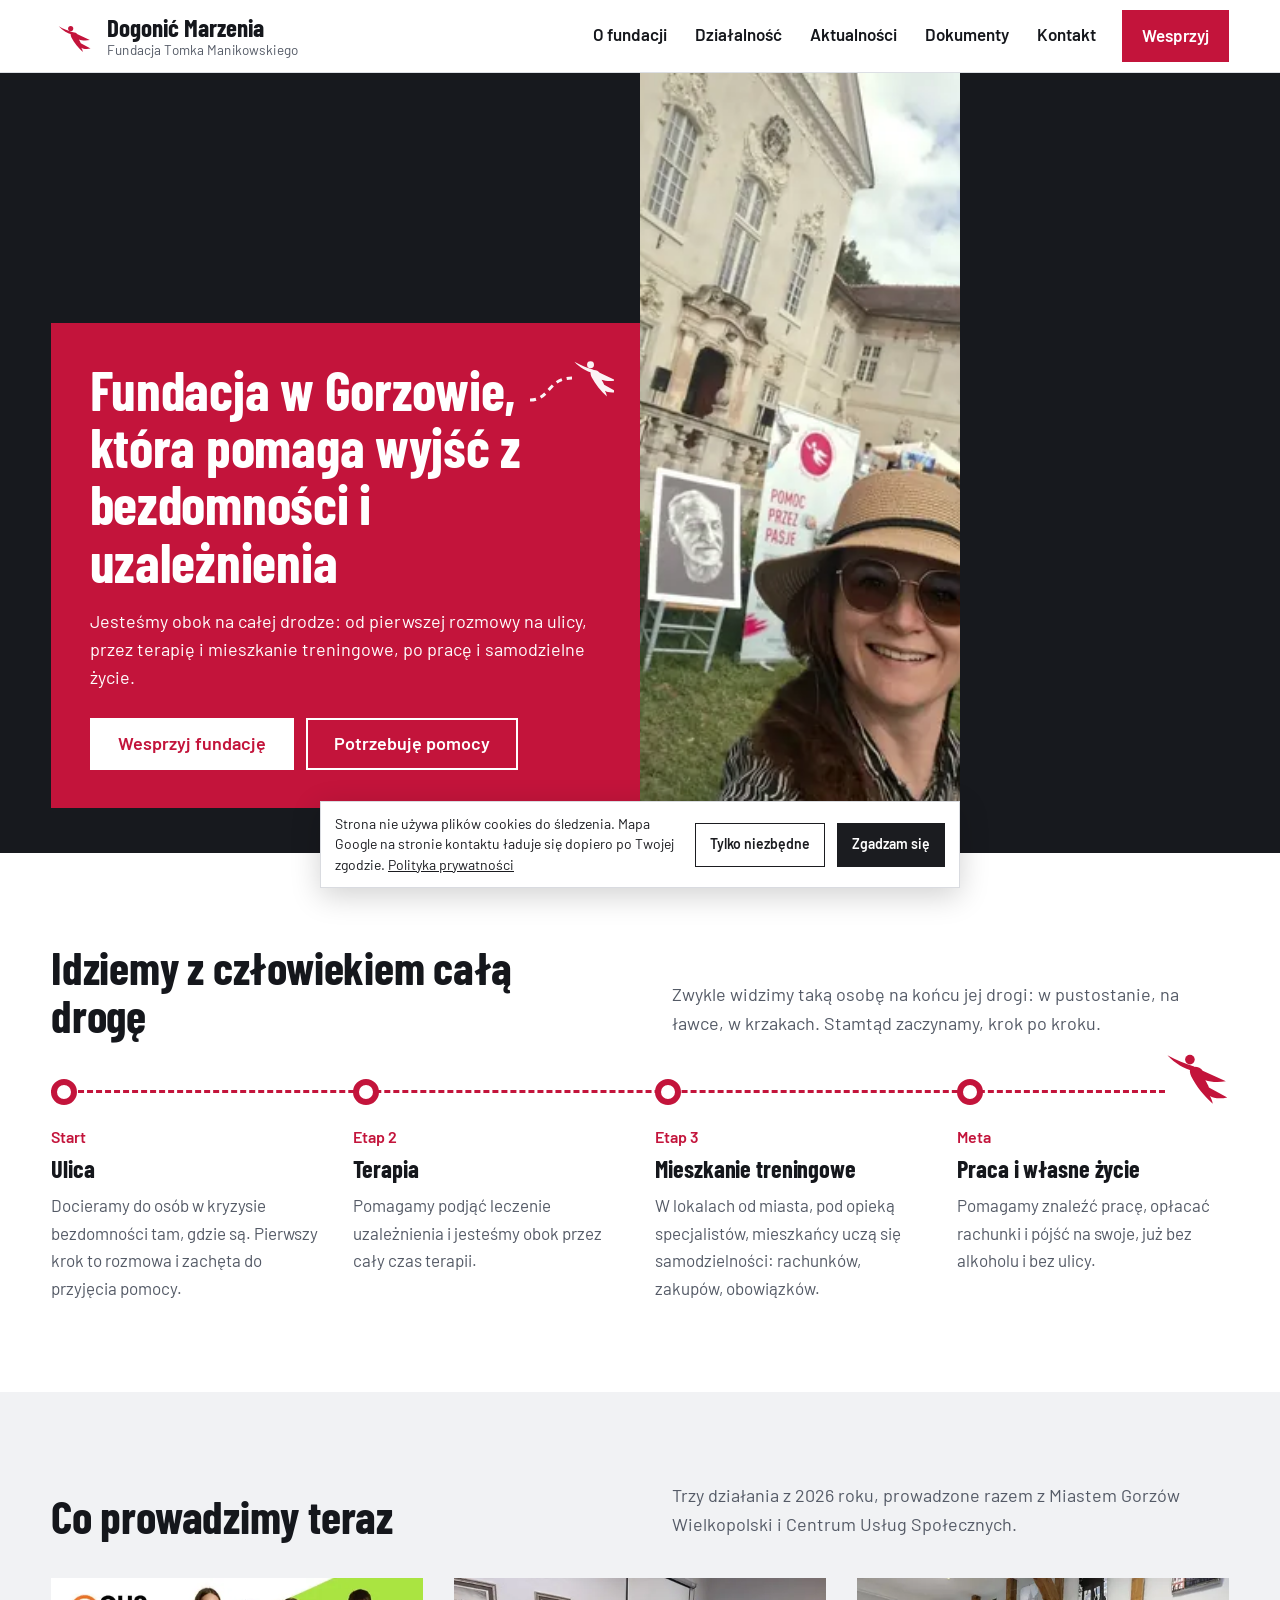
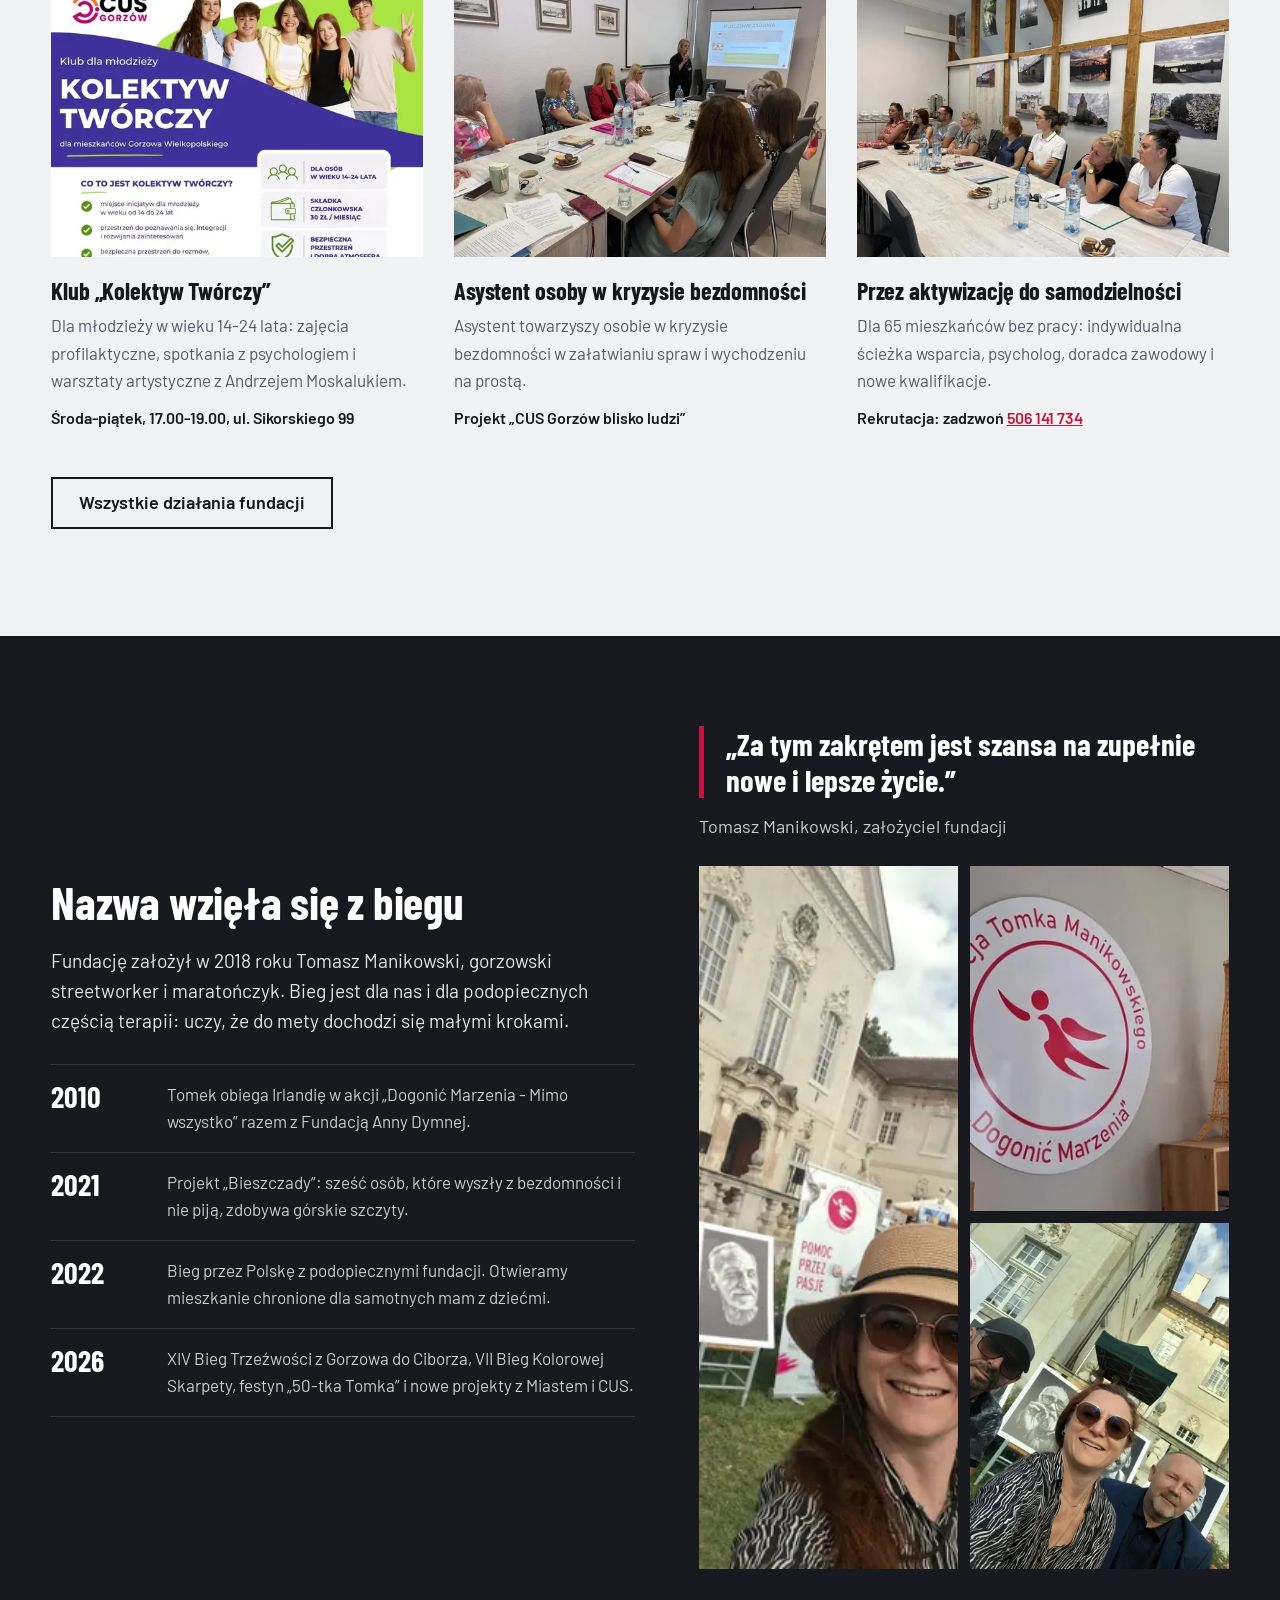
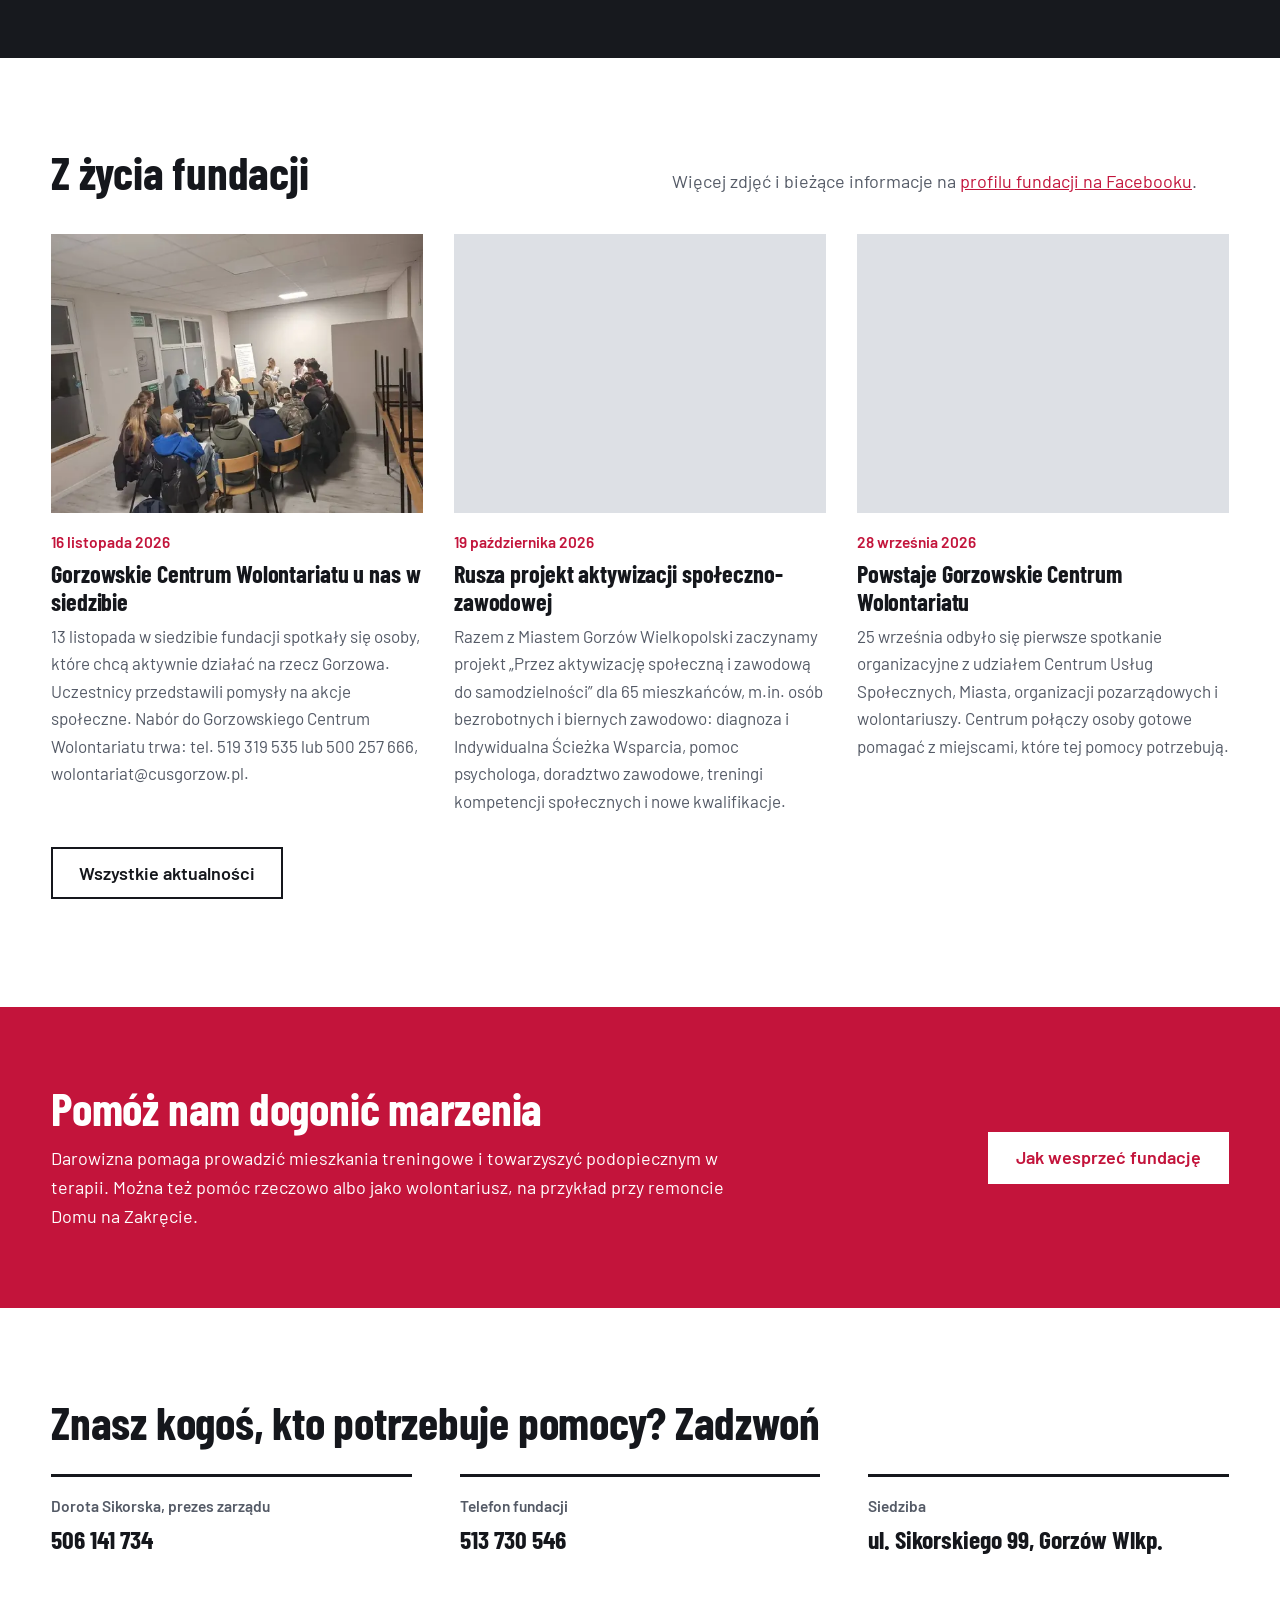
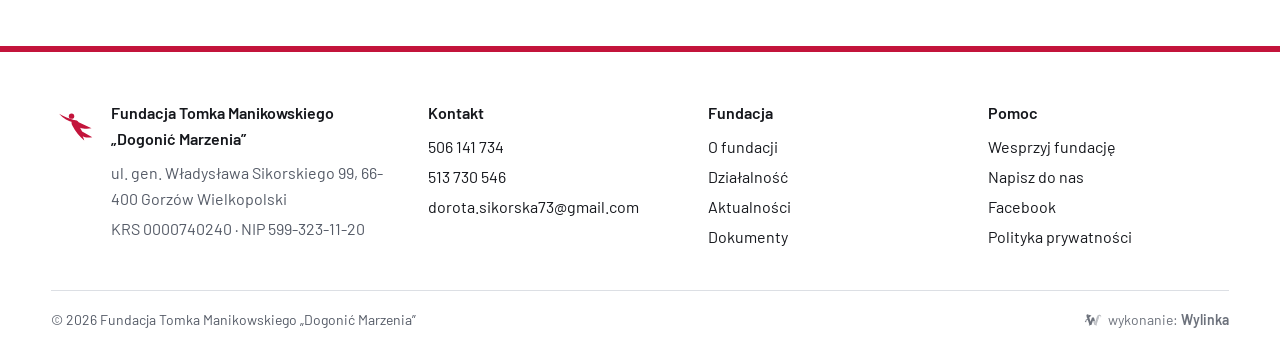
<file: index.html>
<!doctype html>
<html lang="pl"><head><meta charset="utf-8"><meta name="viewport" content="width=device-width,initial-scale=1">
<title>Fundacja Dogonić Marzenia Gorzów - pomoc w wyjściu z bezdomności</title><meta name="description" content="Fundacja Tomka Manikowskiego „Dogonić Marzenia” z Gorzowa Wielkopolskiego: streetworking, terapia uzależnień, mieszkania treningowe i aktywizacja zawodowa. Wesprzyj nas."><meta name="robots" content="noindex,nofollow">
<link rel="canonical" href="https://disaster26.github.io/dogonic-marzenia-koncepcja/">
<meta property="og:type" content="website"><meta property="og:locale" content="pl_PL"><meta property="og:site_name" content="Fundacja Tomka Manikowskiego „Dogonić Marzenia”">
<meta property="og:title" content="Fundacja Dogonić Marzenia Gorzów - pomoc w wyjściu z bezdomności"><meta property="og:description" content="Fundacja Tomka Manikowskiego „Dogonić Marzenia” z Gorzowa Wielkopolskiego: streetworking, terapia uzależnień, mieszkania treningowe i aktywizacja zawodowa. Wesprzyj nas."><meta property="og:url" content="https://disaster26.github.io/dogonic-marzenia-koncepcja/"><meta property="og:image" content="https://disaster26.github.io/dogonic-marzenia-koncepcja/img/zespol-logo-1200.webp">
<meta name="theme-color" content="#C3143B">
<link rel="icon" href="favicon.svg" type="image/svg+xml"><link rel="icon" href="favicon-48.png" sizes="48x48" type="image/png"><link rel="apple-touch-icon" href="apple-touch-icon.png">
<link rel="preload" href="fonts/bc-700-rdzen.woff2" as="font" type="font/woff2" crossorigin><link rel="preload" href="fonts/b-400-rdzen.woff2" as="font" type="font/woff2" crossorigin><link media="(max-width:760px)" rel="preload" as="image" imagesrcset="img/hero-m-420.webp 420w, img/hero-m-640.webp 640w" imagesizes="100vw" fetchpriority="high"><link media="(min-width:761px)" rel="preload" as="image" imagesrcset="img/siedziba-360.webp 360w, img/siedziba-560.webp 560w, img/siedziba-800.webp 800w, img/siedziba-1200.webp 1200w" imagesizes="(min-width:1700px) 20vw, (min-width:1081px) 25vw, 34vw" fetchpriority="high">
<style>@font-face{font-family:"Barlow Condensed";font-style:normal;font-weight:700;font-display:swap;src:url(fonts/bc-700-rdzen.woff2) format("woff2");unicode-range:U+0020-007E,U+00A0,U+00A9,U+00AB,U+00B0,U+00B7,U+00BB,U+00D3,U+00D7,U+00F3,U+2013-2014,U+2018-2019,U+201C-201E,U+2022,U+2026,U+20AC}@font-face{font-family:"Barlow Condensed";font-style:normal;font-weight:700;font-display:swap;src:url(fonts/bc-700-pl.woff2) format("woff2");unicode-range:U+0104-0107,U+0118-0119,U+0141-0144,U+015A-015B,U+0179-017C}@font-face{font-family:"Barlow";font-style:normal;font-weight:400;font-display:swap;src:url(fonts/b-400-rdzen.woff2) format("woff2");unicode-range:U+0020-007E,U+00A0,U+00A9,U+00AB,U+00B0,U+00B7,U+00BB,U+00D3,U+00D7,U+00F3,U+2013-2014,U+2018-2019,U+201C-201E,U+2022,U+2026,U+20AC}@font-face{font-family:"Barlow";font-style:normal;font-weight:400;font-display:swap;src:url(fonts/b-400-pl.woff2) format("woff2");unicode-range:U+0104-0107,U+0118-0119,U+0141-0144,U+015A-015B,U+0179-017C}@font-face{font-family:"Barlow";font-style:normal;font-weight:600;font-display:swap;src:url(fonts/b-600-rdzen.woff2) format("woff2");unicode-range:U+0020-007E,U+00A0,U+00A9,U+00AB,U+00B0,U+00B7,U+00BB,U+00D3,U+00D7,U+00F3,U+2013-2014,U+2018-2019,U+201C-201E,U+2022,U+2026,U+20AC}@font-face{font-family:"Barlow";font-style:normal;font-weight:600;font-display:swap;src:url(fonts/b-600-pl.woff2) format("woff2");unicode-range:U+0104-0107,U+0118-0119,U+0141-0144,U+015A-015B,U+0179-017C}
:root{--red:#C3143B;--red2:#9C0E2E;--ink:#15171C;--mut:#545A66;--bg2:#F1F2F4;--asf:#17191E;--line:#DCDFE4;--hf:"Barlow Condensed","Arial Narrow",sans-serif;--bf:"Barlow",system-ui,-apple-system,"Segoe UI",sans-serif;--gut:clamp(16px,4vw,56px);--max:1480px}
*,*::before,*::after{box-sizing:border-box}
html{-webkit-text-size-adjust:100%;scroll-padding-top:80px}
body{margin:0;background:#fff;color:var(--ink);font:400 18px/1.62 var(--bf)}
img,svg{display:block;max-width:100%}
img{height:auto}
a{color:var(--red)}a:hover{color:var(--red2)}
h1,h2,h3{font-family:var(--hf);font-weight:700;line-height:1.04;letter-spacing:-.005em;margin:0 0 .45em;color:var(--ink)}
h1{font-size:clamp(38px,5.4vw,76px)}
h2{font-size:clamp(32px,3.6vw,54px)}
h3{font-size:clamp(23px,1.9vw,28px);line-height:1.12}
p{margin:0 0 1em}
.wrap{max-width:var(--max);margin:0 auto;padding:0 var(--gut)}
.btn,.btn-sm{display:inline-flex;align-items:center;justify-content:center;min-height:52px;padding:0 26px;background:var(--red);color:#fff;font:600 18px/1.1 var(--bf);text-decoration:none;border:2px solid var(--red);cursor:pointer;transition:background .15s,color .15s}
.btn:hover{background:var(--red2);border-color:var(--red2);color:#fff}
.btn.white{background:#fff;color:var(--red);border-color:#fff}.btn.white:hover{background:var(--ink);border-color:var(--ink);color:#fff}
.btn.line{background:transparent;color:#fff;border-color:#fff}.btn.line:hover{background:#fff;color:var(--red)}
.btn.dark{background:transparent;color:var(--ink);border-color:var(--ink)}.btn.dark:hover{background:var(--ink);color:#fff}
.btn-sm{min-height:44px;padding:0 16px;font-size:16px}
.btns{display:flex;flex-wrap:wrap;gap:12px}
/* naglowek */
.top{position:sticky;top:0;z-index:50;background:#fff;border-bottom:1px solid var(--line)}
.top-in{max-width:var(--max);margin:0 auto;padding:0 var(--gut);height:72px;display:flex;align-items:center;gap:24px}
.brand{display:flex;align-items:center;gap:10px;text-decoration:none;color:var(--ink);margin-right:auto}
.brand .logo{width:46px;height:46px;color:var(--red);flex:none}
.brand span{display:flex;flex-direction:column;line-height:1}
.brand b{font:700 25px/1 var(--hf);color:var(--ink)}
.brand small{font-size:13.5px;color:var(--mut);margin-top:3px;letter-spacing:.01em}
.menu{display:flex;align-items:center;gap:4px}
.menu a{color:var(--ink);text-decoration:none;font-weight:600;font-size:17px;padding:10px 12px;border-bottom:3px solid transparent}
.menu a:hover{color:var(--red)}
.menu a[aria-current=page]{color:var(--red);border-bottom-color:var(--red)}
.menu .menu-cta{background:var(--red);color:#fff;margin-left:10px;padding:12px 20px;border:0}
.menu .menu-cta:hover,.menu .menu-cta[aria-current=page]{background:var(--red2);color:#fff}
.burger{display:none;width:48px;height:48px;border:0;background:none;cursor:pointer;position:relative;margin-right:-10px}
.burger span,.burger span::before,.burger span::after{position:absolute;left:12px;width:24px;height:2.5px;background:var(--ink);content:"";transition:transform .2s}
.burger span{top:23px}.burger span::before{top:-8px;left:0}.burger span::after{top:8px;left:0}
.menu-open .burger span{background:transparent}.menu-open .burger span::before{transform:translateY(8px) rotate(45deg)}.menu-open .burger span::after{transform:translateY(-8px) rotate(-45deg)}
@media (max-width:1080px){
 .top-in{height:64px}
 .brand .logo{width:40px;height:40px}.brand b{font-size:22px}.brand small{font-size:12.5px}
 .burger{display:block}
 .menu{display:none;position:fixed;top:64px;left:0;right:0;bottom:0;background:#fff;flex-direction:column;align-items:stretch;gap:0;padding:8px var(--gut) 24px;overflow:auto}
 .menu-open .menu{display:flex}
 .menu a{font:700 30px/1.1 var(--hf);padding:14px 0;border-bottom:1px solid var(--line)}
 .menu a[aria-current=page]{border-bottom-color:var(--line);color:var(--red)}
 .menu .menu-cta{margin:20px 0 0;text-align:center;padding:16px;font-size:26px}
}
/* HERO - mozaika prawdziwych zdjec + czerwony blok z haslem */
.hero{position:relative;background:var(--asf)}
.hero .tiles{display:grid;grid-template-columns:repeat(4,minmax(0,1fr));height:min(calc(100svh - 72px),780px);min-height:560px}
.hero .tiles a,.hero .tiles img{height:100%;width:100%}
.hero .tiles img{object-fit:cover}
.hero .tiles .t5{display:none}
.hero-card{position:absolute;left:max(var(--gut),calc((100vw - var(--max))/2 + var(--gut)));bottom:clamp(28px,5vh,64px);width:min(720px,46%);background:var(--red);color:#fff;padding:clamp(28px,3vw,48px)}
.hero-card h1{color:#fff;font-size:clamp(40px,4.3vw,68px);margin-bottom:18px}
.hero-card p{font-size:clamp(18px,1.35vw,21px);line-height:1.55;margin:0 0 26px;max-width:38em}
.hero-card .route{position:absolute;right:clamp(18px,2vw,32px);top:clamp(18px,2vw,30px);width:86px;color:#fff;opacity:.95}
.hero-m{display:none}
@media (min-width:1700px){.hero .tiles{grid-template-columns:repeat(5,minmax(0,1fr));height:min(calc(100svh - 72px),940px)}.hero .tiles .t5{display:block}}
@media (max-width:1080px){.hero .tiles{grid-template-columns:repeat(3,minmax(0,1fr));height:auto;min-height:0;aspect-ratio:16/9}.hero .tiles .t4{display:none}.hero-card{position:relative;left:auto;bottom:auto;width:auto;margin:-60px var(--gut) 0;z-index:2}}
@media (max-width:760px){
 .hero{display:flex;flex-direction:column;min-height:calc(100svh - 65px);background:var(--red)}
 .hero .tiles{display:none}
 .hero-m{display:block;flex:1 1 auto;min-height:150px;position:relative;overflow:hidden}
 .hero-m img{position:absolute;inset:0;width:100%;height:100%;object-fit:cover;object-position:50% 35%}
 .hero-card{margin:0;padding:22px 16px 26px;flex:0 0 auto}
 .hero-card h1{font-size:clamp(31px,8.6vw,40px);margin-bottom:12px}
 .hero-card p{font-size:16.5px;margin-bottom:26px}
 .hero-card .route{display:none}
 .hero-card .btn{flex:1 1 auto;padding:0 14px;min-height:50px;font-size:17px}
}
/* sekcje */
.sec{padding:clamp(56px,7vw,112px) 0}
.sec.grey{background:var(--bg2)}
.lead{font-size:clamp(19px,1.5vw,22px);line-height:1.55;color:var(--ink);max-width:44em}
.mut{color:var(--mut)}
.small{font-size:15.5px;color:var(--mut)}
.head{display:grid;grid-template-columns:minmax(0,1fr) minmax(0,1fr);gap:24px 64px;align-items:end;margin-bottom:clamp(28px,3vw,48px)}
.head h2{margin:0}.head p{margin:0;color:var(--mut)}
/* trasa: etapy na przerywanej linii */
.trasa{list-style:none;margin:0;padding:0;display:grid;grid-template-columns:repeat(4,minmax(0,1fr));gap:0 clamp(20px,2.4vw,44px);position:relative}
.trasa::before{content:"";position:absolute;left:0;right:64px;top:13px;border-top:3px dashed var(--red)}
.trasa li{position:relative;padding-top:52px}
.trasa li::before{content:"";position:absolute;left:0;top:2px;width:26px;height:26px;border-radius:50%;background:#fff;border:6px solid var(--red)}
.trasa .km{font:700 16px/1 var(--bf);color:var(--red);display:block;margin-bottom:10px}
.trasa h3{margin-bottom:10px}
.trasa p{margin:0;color:var(--mut);font-size:17px}
.trasa .runner{position:absolute;right:0;top:-24px;width:64px;color:var(--red)}
@media (max-width:900px){
 .trasa{grid-template-columns:minmax(0,1fr);gap:28px;padding-left:48px}
 .trasa::before{left:11px;right:auto;top:8px;bottom:60px;border-top:0;border-left:3px dashed var(--red)}
 .trasa li{padding-top:0}
 .trasa li::before{left:-48px;top:0}
 .trasa .runner{position:relative;right:auto;top:auto;left:-58px;width:52px;margin-top:-8px;transform:rotate(90deg)}
}
/* projekty z prawdziwymi zdjeciami */
.proj{display:grid;grid-template-columns:repeat(3,minmax(0,1fr));gap:clamp(20px,2.4vw,40px)}
.proj article{display:flex;flex-direction:column}
.proj .ph{aspect-ratio:4/3;overflow:hidden;background:#dde0e5;margin-bottom:20px}
.proj .ph img{width:100%;height:100%;object-fit:cover;transition:transform .4s}
.proj .ph a:hover img{transform:scale(1.03)}
.proj h3{margin-bottom:8px}
.proj p{color:var(--mut);font-size:17px;margin:0 0 10px}
.proj .when{font-weight:600;color:var(--ink);font-size:16px}
/* ciemna sekcja: historia biegu */
.dark{background:var(--asf);color:#E4E6EA}
.dark h2,.dark h3{color:#fff}
.dark a{color:#fff}
.story{display:grid;grid-template-columns:minmax(0,1.1fr) minmax(0,1fr);gap:clamp(32px,5vw,96px);align-items:center}
.miles{list-style:none;margin:28px 0 0;padding:0;border-top:1px solid #34373F}
.miles li{display:grid;grid-template-columns:96px minmax(0,1fr);gap:20px;padding:16px 0;border-bottom:1px solid #34373F}
.miles b{font:700 30px/1 var(--hf);color:#fff}
.miles span{color:#C9CCD3;font-size:17px}
.quote{font:700 clamp(26px,2.4vw,36px)/1.18 var(--hf);color:#fff;margin:0 0 14px;padding-left:22px;border-left:5px solid var(--red)}
.story .phs{display:grid;grid-template-columns:minmax(0,1fr) minmax(0,1fr);gap:12px}
.story .phs img{width:100%;aspect-ratio:3/4;object-fit:cover}
.story .phs a:first-child{grid-row:span 2}.story .phs a:first-child img{aspect-ratio:auto;height:100%}
/* aktualnosci */
.strip{display:grid;grid-template-columns:repeat(3,minmax(0,1fr));gap:clamp(20px,2.4vw,40px)}
.news .ph{aspect-ratio:4/3;overflow:hidden;background:#dde0e5;margin-bottom:16px}
.news .ph img{width:100%;height:100%;object-fit:cover}
.news time{display:block;font-weight:600;color:var(--red);font-size:15.5px;margin-bottom:6px}
.news h3{margin-bottom:8px}
.news p{color:var(--mut);font-size:17px;margin:0}
@media (max-width:900px){
 .strip{display:flex;overflow-x:auto;scroll-snap-type:x mandatory;gap:16px;padding-bottom:8px;scrollbar-width:thin}
 .strip>*{flex:0 0 82%;scroll-snap-align:start}
}
/* pas wsparcia */
.band{background:var(--red);color:#fff;padding:clamp(52px,6vw,96px) 0}
.band .in{display:grid;grid-template-columns:minmax(0,1.3fr) auto;gap:24px 64px;align-items:center}
.band h2{color:#fff;margin-bottom:12px}
.band p{margin:0;font-size:clamp(18px,1.4vw,21px);max-width:40em}
/* kontakt skrot */
.reach{display:grid;grid-template-columns:repeat(3,minmax(0,1fr));gap:24px 48px}
.reach div{border-top:3px solid var(--ink);padding-top:16px}
.reach b{display:block;font-weight:600;color:var(--mut);font-size:15.5px;margin-bottom:6px}
.reach a,.reach span{font:700 clamp(24px,2vw,30px)/1.15 var(--hf);color:var(--ink);text-decoration:none}
.reach a:hover{color:var(--red)}
/* podstrony */
.phead{background:var(--bg2);padding:clamp(40px,5vw,80px) 0 clamp(32px,4vw,56px);border-bottom:1px solid var(--line)}
.phead h1{max-width:20em;margin-bottom:16px}
.phead .lead{margin:0}
.phead .route{width:100%;max-width:420px;height:30px;color:var(--red);margin-top:28px}
.cols{display:grid;grid-template-columns:minmax(0,1.25fr) minmax(0,1fr);gap:clamp(32px,5vw,96px);align-items:start}
.prose{max-width:46em}
.prose h2{font-size:clamp(28px,2.8vw,42px);margin-top:1.4em}
.prose h2:first-child{margin-top:0}
.prose ul{padding-left:1.2em}.prose li{margin-bottom:.4em}
.facts{list-style:none;margin:0;padding:0;border-top:3px solid var(--ink)}
.facts li{display:grid;grid-template-columns:minmax(0,10em) minmax(0,1fr);gap:16px;padding:13px 0;border-bottom:1px solid var(--line);font-size:17px}
.facts b{font-weight:600;color:var(--mut)}
.blocks{display:grid;grid-template-columns:repeat(2,minmax(0,1fr));gap:clamp(36px,4vw,64px) clamp(28px,4vw,72px)}
.block .ph{aspect-ratio:3/2;overflow:hidden;background:#dde0e5;margin-bottom:20px}
.block .ph img{width:100%;height:100%;object-fit:cover}
.block p{color:var(--mut);font-size:17.5px}
.gal{display:grid;grid-template-columns:repeat(4,minmax(0,1fr));gap:10px}
.gal img{width:100%;aspect-ratio:1/1;object-fit:cover}
.list{list-style:none;margin:0;padding:0;border-top:3px solid var(--ink)}
.list li{display:grid;grid-template-columns:minmax(0,9em) minmax(0,1fr) minmax(0,160px);gap:24px;padding:22px 0;border-bottom:1px solid var(--line);align-items:start}
.list time{font-weight:600;color:var(--red)}
.list h3{margin-bottom:6px}
.list p{margin:0;color:var(--mut);font-size:17px}
.list img{width:160px;aspect-ratio:4/3;object-fit:cover}
.acct{background:var(--bg2);border-top:5px solid var(--red);padding:clamp(22px,3vw,36px)}
.acct dl{margin:0;display:grid;grid-template-columns:minmax(0,9em) minmax(0,1fr);gap:10px 18px;font-size:17px}
.acct dt{color:var(--mut);font-weight:600}.acct dd{margin:0}
.big-tel{font:700 clamp(30px,3vw,44px)/1.1 var(--hf);color:var(--ink);text-decoration:none}
.form{display:grid;gap:16px}
.f-2{display:grid;grid-template-columns:minmax(0,1fr) minmax(0,1fr);gap:16px}
.f-row label{display:block;font-weight:600;font-size:16px;margin-bottom:6px}
.f-row input,.f-row select,.f-row textarea{width:100%;font:inherit;font-size:17px;padding:12px 14px;border:1.5px solid #9EA3AD;background:#fff;color:var(--ink);border-radius:0}
.f-row input:focus,.f-row select:focus,.f-row textarea:focus{outline:3px solid rgba(195,20,59,.25);border-color:var(--red)}
.f-check{display:flex;gap:12px;align-items:flex-start;font-size:15.5px;color:var(--mut)}
.f-check input{width:22px;height:22px;margin-top:2px;accent-color:var(--red);flex:none}
.f-status{margin:0;font-weight:600;min-height:1.6em}.f-status.ok{color:#17663A}.f-status.err{color:var(--red2)}
.form .btn{justify-self:start}
.docs{list-style:none;margin:0;padding:0;border-top:3px solid var(--ink)}
.docs li{display:flex;justify-content:space-between;gap:16px;flex-wrap:wrap;padding:16px 0;border-bottom:1px solid var(--line)}
.docs b{font-weight:600}
.docs span{color:var(--mut);font-size:16px}
@media (max-width:900px){
 .head,.cols,.story,.band .in,.blocks{grid-template-columns:minmax(0,1fr)}
 .proj{grid-template-columns:minmax(0,1fr);gap:40px}
 .reach{grid-template-columns:minmax(0,1fr)}
 .gal{grid-template-columns:repeat(2,minmax(0,1fr))}
 .list li{grid-template-columns:minmax(0,1fr);gap:6px}.list img{width:100%;max-width:420px}
 .facts li,.acct dl{grid-template-columns:minmax(0,1fr);gap:2px}.acct dd{margin-bottom:8px}
 .f-2{grid-template-columns:minmax(0,1fr)}
 .miles li{grid-template-columns:72px minmax(0,1fr)}
}
@media (min-width:1900px){:root{--max:1800px}body{font-size:19px}.proj,.strip{gap:48px}}
/* stopka */
.foot{background:#fff;border-top:6px solid var(--red);color:var(--mut);font-size:16px;padding:48px 0 28px}
.foot .in{display:grid;grid-template-columns:minmax(0,1.4fr) repeat(3,minmax(0,1fr));gap:28px 40px}
.foot b{display:block;color:var(--ink);font-weight:600;margin-bottom:8px}
.foot p{margin:0 0 4px}
.foot a{color:var(--ink);text-decoration:none;overflow-wrap:anywhere}.foot .wylinka-badge b{display:inline;margin:0;color:inherit}.foot .wylinka-badge{color:var(--mut)}.foot a:hover{color:var(--red)}
.foot .brandf{display:flex;gap:12px;align-items:flex-start}
.foot .brandf svg{width:48px;height:48px;color:var(--red);flex:none}
.foot .bottom{display:flex;flex-wrap:wrap;justify-content:space-between;gap:10px 24px;align-items:center;margin-top:36px;padding-top:18px;border-top:1px solid var(--line);font-size:14px}
.foot .bottom .wylinka-badge{font-size:1em;white-space:nowrap}
@media (max-width:900px){.foot .in{grid-template-columns:minmax(0,1fr) minmax(0,1fr)}.foot .in>div:first-child{grid-column:1/-1}}

.lbox{position:fixed;inset:0;z-index:100;background:rgba(10,10,12,.94);display:none;align-items:center;justify-content:center;flex-direction:column;padding:56px 12px 24px}
.lbox.on{display:flex}
.lbox img{max-width:min(100%,1100px);max-height:calc(100vh - 140px);width:auto;height:auto;object-fit:contain}
.lbox p{color:#e9e9ee;font-size:15px;margin:12px 0 0;text-align:center;max-width:60ch}
.lbox button{position:absolute;background:none;border:0;color:#fff;font-size:44px;line-height:1;cursor:pointer;width:56px;height:56px}
.lb-x{top:6px;right:6px}.lb-p{left:4px;top:50%;margin-top:-28px}.lb-n{right:4px;top:50%;margin-top:-28px}
a.lb{display:block;cursor:zoom-in}
.cookies{position:fixed;left:12px;right:12px;bottom:12px;z-index:90;max-width:640px;margin:0 auto;background:#fff;color:#1b1c20;border:1px solid #d9dbe0;box-shadow:0 8px 30px rgba(0,0,0,.18);padding:12px 14px;display:flex;flex-wrap:wrap;gap:8px 12px;align-items:center;font-size:14px;line-height:1.45}
.cookies[hidden]{display:none}
.cookies p{margin:0;flex:1 1 280px}
.cookies a{color:inherit}
.cookies button{font:inherit;font-weight:600;padding:10px 14px;min-height:44px;border:1px solid #1b1c20;background:#fff;color:#1b1c20;cursor:pointer}
.cookies button.yes{background:#1b1c20;color:#fff}
.map{position:relative;aspect-ratio:16/10;background:#e7e8ec;overflow:hidden}
.map iframe{position:absolute;inset:0;width:100%;height:100%;border:0}
.map .nomap{position:absolute;inset:0;display:flex;flex-direction:column;align-items:center;justify-content:center;text-align:center;padding:20px;gap:10px;font-size:15px}
.hp{position:absolute!important;left:-9999px!important;width:1px;height:1px;overflow:hidden}
.skip{position:absolute;left:-9999px;top:0}.skip:focus{left:12px;top:12px;z-index:200;background:#fff;color:#000;padding:10px 14px}
.wylinka-badge{display:inline-flex;align-items:center;gap:.4em;color:inherit;text-decoration:none;font-size:.875em;line-height:1;opacity:.85}
.wylinka-badge:hover,.wylinka-badge:focus-visible{opacity:1}
.wylinka-badge:focus-visible{outline:2px solid currentColor;outline-offset:3px;border-radius:2px}
.wylinka-badge svg{width:18px;height:18px;flex:none;overflow:visible}
.wylinka-badge b{font-weight:600}
.wylinka-badge .wy-old{opacity:.45;transform-origin:40px 30px;transition:transform .32s cubic-bezier(.3,.7,.4,1),opacity .32s ease-out}
.wylinka-badge .wy-pod{opacity:0;transition:opacity .2s ease-out .08s}
.wylinka-badge:hover .wy-old,.wylinka-badge:focus-visible .wy-old{transform:translate(9px,7px) rotate(9deg);opacity:0}
.wylinka-badge:hover .wy-pod,.wylinka-badge:focus-visible .wy-pod{opacity:1}
@media (prefers-reduced-motion:reduce){.wylinka-badge .wy-old,.wylinka-badge .wy-pod{transition:none}.wylinka-badge:hover .wy-old,.wylinka-badge:focus-visible .wy-old{transform:none;opacity:.45}.wylinka-badge:hover .wy-pod,.wylinka-badge:focus-visible .wy-pod{opacity:0}}</style><script type="application/ld+json">{"@context":"https://schema.org","@type":"NGO","@id":"https://disaster26.github.io/dogonic-marzenia-koncepcja/#fundacja","name":"Fundacja Tomka Manikowskiego „Dogonić Marzenia”","alternateName":"Fundacja Dogonić Marzenia","url":"https://disaster26.github.io/dogonic-marzenia-koncepcja/","logo":"https://disaster26.github.io/dogonic-marzenia-koncepcja/logo.png","image":"https://disaster26.github.io/dogonic-marzenia-koncepcja/img/zespol-logo-1200.webp","description":"Fundacja z Gorzowa Wielkopolskiego pomagająca osobom w kryzysie bezdomności i uzależnienia: streetworking, terapia, mieszkania treningowe, aktywizacja zawodowa.","foundingDate":"2018","founder":{"@type":"Person","name":"Tomasz Manikowski"},"address":{"@type":"PostalAddress","streetAddress":"ul. gen. Władysława Sikorskiego 99","postalCode":"66-400","addressLocality":"Gorzów Wielkopolski","addressCountry":"PL"},"telephone":"+48506141734","email":"dorota.sikorska73@gmail.com","taxID":"5993231120","sameAs":["https://www.facebook.com/tmdogonicmarzenia/"],"identifier":[{"@type":"PropertyValue","propertyID":"KRS","value":"0000740240"},{"@type":"PropertyValue","propertyID":"NIP","value":"5993231120"}],"areaServed":"Gorzów Wielkopolski"}</script>
</head><body class="">
<a class="skip" href="#tresc">Przejdź do treści</a>
<header class="top"><div class="top-in">
<a class="brand" href=""><svg class="logo" viewBox="0 0 100 100" aria-hidden="true"><g fill="currentColor"><path d="M46.5 46.6C36.5 44.2 25.6 38.4 16.8 28.6C27.4 34.6 37.6 38.6 47.6 41.6Z"/><circle cx="42.8" cy="33.6" r="5.6"/><path d="M43.6 42.6C49.2 40.6 55 42.4 57.6 46.4L84.4 58.8C75 60.4 66.6 59.6 60.6 57.6C62.6 61 64 63.6 64.8 65.8L86 77.4C77 79.4 69.6 78 66 75.6C67.6 78.6 68.8 81.6 69.2 84.6C59.6 76.4 50.4 64.8 44.4 53.2C42.6 49.6 42.2 45.6 43.6 42.6Z"/></g></svg><span><b>Dogonić Marzenia</b><small>Fundacja Tomka Manikowskiego</small></span></a>
<nav id="menu" class="menu" aria-label="Menu główne"><a href="o-fundacji/">O fundacji</a><a href="dzialalnosc/">Działalność</a><a href="aktualnosci/">Aktualności</a><a href="dokumenty/">Dokumenty</a><a href="kontakt/">Kontakt</a><a class="menu-cta" href="wesprzyj/">Wesprzyj</a></nav>
<button class="burger" type="button" aria-expanded="false" aria-controls="menu" aria-label="Menu"><span></span></button>
</div></header>
<main id="tresc">
<section class="hero" aria-label="Fundacja Dogonić Marzenia">
<div class="tiles">
<div class="t1"><a class="lb" href="img/siedziba-1200.webp" data-w="1200" data-h="900"><img src="img/siedziba-560.webp" srcset="img/siedziba-360.webp 360w, img/siedziba-560.webp 560w, img/siedziba-800.webp 800w, img/siedziba-1200.webp 1200w" sizes="(min-width:1700px) 20vw, (min-width:1081px) 25vw, 34vw" width="1200" height="900" alt="Spotkanie przy stole w siedzibie fundacji przy ul. Sikorskiego 99" loading="lazy" decoding="async"></a></div>
<div class="t2"><a class="lb" href="img/zespol-logo-1200.webp" data-w="1200" data-h="900"><img src="img/zespol-logo-560.webp" srcset="img/zespol-logo-360.webp 360w, img/zespol-logo-560.webp 560w, img/zespol-logo-800.webp 800w, img/zespol-logo-1200.webp 1200w" sizes="(min-width:1700px) 20vw, (min-width:1081px) 25vw, 34vw" width="1200" height="900" alt="Spotkanie w siedzibie fundacji, na ścianie logo Fundacji Tomka Manikowskiego" loading="lazy" decoding="async" style="object-position:50% 20%"></a></div>
<div class="t3"><a class="lb" href="img/wystawa-1200.webp" data-w="1200" data-h="1600"><img src="img/wystawa-560.webp" srcset="img/wystawa-360.webp 360w, img/wystawa-560.webp 560w, img/wystawa-800.webp 800w, img/wystawa-1200.webp 1200w" sizes="(min-width:1700px) 20vw, (min-width:1081px) 25vw, 34vw" width="1200" height="1600" alt="Dorota Sikorska na wystawie fotografii „Historie bezdomnością pisane” w Bojadłach" loading="lazy" decoding="async"></a></div>
<div class="t4"><a class="lb" href="img/spotkanie-1200.webp" data-w="1200" data-h="900"><img src="img/spotkanie-560.webp" srcset="img/spotkanie-360.webp 360w, img/spotkanie-560.webp 560w, img/spotkanie-800.webp 800w, img/spotkanie-1200.webp 1200w" sizes="(min-width:1700px) 20vw, (min-width:1081px) 25vw, 34vw" width="1200" height="900" alt="Spotkanie zespołu fundacji z Centrum Usług Społecznych" loading="lazy" decoding="async"></a></div>
<div class="t5"><a class="lb" href="img/wystawa-2-1200.webp" data-w="1200" data-h="1600"><img src="img/wystawa-2-560.webp" srcset="img/wystawa-2-360.webp 360w, img/wystawa-2-560.webp 560w, img/wystawa-2-800.webp 800w, img/wystawa-2-1200.webp 1200w" sizes="(min-width:1700px) 20vw, (min-width:1081px) 25vw, 34vw" width="1200" height="1600" alt="Dorota Sikorska i gość wystawy „Historie bezdomnością pisane”" loading="lazy" decoding="async"></a></div>
</div>
<div class="hero-m"><img src="img/hero-m-640.webp" srcset="img/hero-m-420.webp 420w, img/hero-m-640.webp 640w" sizes="100vw" width="640" height="632" alt="Spotkanie w siedzibie fundacji, na ścianie logo Fundacji Tomka Manikowskiego" fetchpriority="high"></div>
<div class="hero-card"><svg class="route" viewBox="0 0 86 60" aria-hidden="true"><path d="M2 52 C 22 52, 20 30, 44 30" fill="none" stroke="currentColor" stroke-width="3" stroke-dasharray="6 5"/><g transform="translate(36 -4) scale(.62)" fill="currentColor"><path d="M46.5 46.6C36.5 44.2 25.6 38.4 16.8 28.6C27.4 34.6 37.6 38.6 47.6 41.6Z"/><circle cx="42.8" cy="33.6" r="5.6"/><path d="M43.6 42.6C49.2 40.6 55 42.4 57.6 46.4L84.4 58.8C75 60.4 66.6 59.6 60.6 57.6C62.6 61 64 63.6 64.8 65.8L86 77.4C77 79.4 69.6 78 66 75.6C67.6 78.6 68.8 81.6 69.2 84.6C59.6 76.4 50.4 64.8 44.4 53.2C42.6 49.6 42.2 45.6 43.6 42.6Z"/></g></svg>
<h1>Fundacja w Gorzowie, która pomaga wyjść z bezdomności i uzależnienia</h1>
<p>Jesteśmy obok na całej drodze: od pierwszej rozmowy na ulicy, przez terapię i mieszkanie treningowe, po pracę i samodzielne życie.</p>
<div class="btns"><a class="btn white" href="wesprzyj/">Wesprzyj fundację</a><a class="btn line" href="kontakt/">Potrzebuję pomocy</a></div>
</div>
</section>

<section class="sec"><div class="wrap">
<div class="head"><h2>Idziemy z człowiekiem całą drogę</h2><p>Zwykle widzimy taką osobę na końcu jej drogi: w pustostanie, na ławce, w krzakach. Stamtąd zaczynamy, krok po kroku.</p></div>
<ol class="trasa">
<li><span class="km">Start</span><h3>Ulica</h3><p>Docieramy do osób w kryzysie bezdomności tam, gdzie są. Pierwszy krok to rozmowa i zachęta do przyjęcia pomocy.</p></li>
<li><span class="km">Etap 2</span><h3>Terapia</h3><p>Pomagamy podjąć leczenie uzależnienia i jesteśmy obok przez cały czas terapii.</p></li>
<li><span class="km">Etap 3</span><h3>Mieszkanie treningowe</h3><p>W lokalach od miasta, pod opieką specjalistów, mieszkańcy uczą się samodzielności: rachunków, zakupów, obowiązków.</p></li>
<li><span class="km">Meta</span><h3>Praca i własne życie</h3><p>Pomagamy znaleźć pracę, opłacać rachunki i pójść na swoje, już bez alkoholu i bez ulicy.</p><svg class="runner" viewBox="14 26 74 60" aria-hidden="true"><g fill="currentColor"><path d="M46.5 46.6C36.5 44.2 25.6 38.4 16.8 28.6C27.4 34.6 37.6 38.6 47.6 41.6Z"/><circle cx="42.8" cy="33.6" r="5.6"/><path d="M43.6 42.6C49.2 40.6 55 42.4 57.6 46.4L84.4 58.8C75 60.4 66.6 59.6 60.6 57.6C62.6 61 64 63.6 64.8 65.8L86 77.4C77 79.4 69.6 78 66 75.6C67.6 78.6 68.8 81.6 69.2 84.6C59.6 76.4 50.4 64.8 44.4 53.2C42.6 49.6 42.2 45.6 43.6 42.6Z"/></g></svg></li>
</ol>
</div></section>

<section class="sec grey"><div class="wrap">
<div class="head"><h2>Co prowadzimy teraz</h2><p>Trzy działania z 2026 roku, prowadzone razem z Miastem Gorzów Wielkopolski i Centrum Usług Społecznych.</p></div>
<div class="proj">
<article><div class="ph"><a class="lb" href="img/kolektyw-1080.webp" data-w="1080" data-h="1080"><img src="img/kolektyw-560.webp" srcset="img/kolektyw-360.webp 360w, img/kolektyw-560.webp 560w, img/kolektyw-800.webp 800w, img/kolektyw-1080.webp 1080w" sizes="(min-width:901px) 30vw, 100vw" width="1080" height="1080" alt="Plakat klubu dla młodzieży Kolektyw Twórczy" loading="lazy" decoding="async"></a></div><h3>Klub „Kolektyw Twórczy”</h3><p>Dla młodzieży w wieku 14-24 lata: zajęcia profilaktyczne, spotkania z psychologiem i warsztaty artystyczne z Andrzejem Moskalukiem.</p><p class="when">Środa-piątek, 17.00-19.00, ul. Sikorskiego 99</p></article>
<article><div class="ph"><a class="lb" href="img/siedziba-1200.webp" data-w="1200" data-h="900"><img src="img/siedziba-560.webp" srcset="img/siedziba-360.webp 360w, img/siedziba-560.webp 560w, img/siedziba-800.webp 800w, img/siedziba-1200.webp 1200w" sizes="(min-width:901px) 30vw, 100vw" width="1200" height="900" alt="Spotkanie w siedzibie fundacji" loading="lazy" decoding="async"></a></div><h3>Asystent osoby w kryzysie bezdomności</h3><p>Asystent towarzyszy osobie w kryzysie bezdomności w załatwianiu spraw i wychodzeniu na prostą.</p><p class="when">Projekt „CUS Gorzów blisko ludzi”</p></article>
<article><div class="ph"><a class="lb" href="img/spotkanie-1200.webp" data-w="1200" data-h="900"><img src="img/spotkanie-560.webp" srcset="img/spotkanie-360.webp 360w, img/spotkanie-560.webp 560w, img/spotkanie-800.webp 800w, img/spotkanie-1200.webp 1200w" sizes="(min-width:901px) 30vw, 100vw" width="1200" height="900" alt="Spotkanie zespołu z Centrum Usług Społecznych" loading="lazy" decoding="async"></a></div><h3>Przez aktywizację do samodzielności</h3><p>Dla 65 mieszkańców bez pracy: indywidualna ścieżka wsparcia, psycholog, doradca zawodowy i nowe kwalifikacje.</p><p class="when">Rekrutacja: zadzwoń <a href="tel:+48506141734">506 141 734</a></p></article>
</div>
<p style="margin-top:36px"><a class="btn dark" href="dzialalnosc/">Wszystkie działania fundacji</a></p>
</div></section>

<section class="sec dark"><div class="wrap story">
<div>
<h2>Nazwa wzięła się z biegu</h2>
<p class="lead" style="color:#E4E6EA">Fundację założył w 2018 roku Tomasz Manikowski, gorzowski streetworker i maratończyk. Bieg jest dla nas i dla podopiecznych częścią terapii: uczy, że do mety dochodzi się małymi krokami.</p>
<ul class="miles">
<li><b>2010</b><span>Tomek obiega Irlandię w akcji „Dogonić Marzenia - Mimo wszystko” razem z Fundacją Anny Dymnej.</span></li>
<li><b>2021</b><span>Projekt „Bieszczady”: sześć osób, które wyszły z bezdomności i nie piją, zdobywa górskie szczyty.</span></li>
<li><b>2022</b><span>Bieg przez Polskę z podopiecznymi fundacji. Otwieramy mieszkanie chronione dla samotnych mam z dziećmi.</span></li>
<li><b>2026</b><span>XIV Bieg Trzeźwości z Gorzowa do Ciborza, VII Bieg Kolorowej Skarpety, festyn „50-tka Tomka” i nowe projekty z Miastem i CUS.</span></li>
</ul>
</div>
<div>
<p class="quote">„Za tym zakrętem jest szansa na zupełnie nowe i lepsze życie.”</p>
<p style="color:#C9CCD3;margin-bottom:24px">Tomasz Manikowski, założyciel fundacji</p>
<div class="phs"><a class="lb" href="img/wystawa-1200.webp" data-w="1200" data-h="1600"><img src="img/wystawa-560.webp" srcset="img/wystawa-360.webp 360w, img/wystawa-560.webp 560w, img/wystawa-800.webp 800w, img/wystawa-1200.webp 1200w" sizes="(min-width:901px) 22vw, 50vw" width="1200" height="1600" alt="Dorota Sikorska na wystawie „Historie bezdomnością pisane” w Bojadłach" loading="lazy" decoding="async"></a><a class="lb" href="img/logo-sciana-1168.webp" data-w="1168" data-h="1165"><img src="img/logo-sciana-560.webp" srcset="img/logo-sciana-360.webp 360w, img/logo-sciana-560.webp 560w, img/logo-sciana-800.webp 800w, img/logo-sciana-1168.webp 1168w" sizes="(min-width:901px) 22vw, 50vw" width="1168" height="1165" alt="Logo fundacji w siedzibie przy ul. Sikorskiego" loading="lazy" decoding="async"></a><a class="lb" href="img/wystawa-2-1200.webp" data-w="1200" data-h="1600"><img src="img/wystawa-2-560.webp" srcset="img/wystawa-2-360.webp 360w, img/wystawa-2-560.webp 560w, img/wystawa-2-800.webp 800w, img/wystawa-2-1200.webp 1200w" sizes="(min-width:901px) 22vw, 50vw" width="1200" height="1600" alt="Wystawa „Historie bezdomnością pisane”" loading="lazy" decoding="async"></a></div>
</div>
</div></section>

<section class="sec"><div class="wrap">
<div class="head"><h2>Z życia fundacji</h2><p>Więcej zdjęć i bieżące informacje na <a href="https://www.facebook.com/tmdogonicmarzenia/" rel="noopener">profilu fundacji na Facebooku</a>.</p></div>
<div class="strip"><article class="news"><div class="ph"><a class="lb" href="img/gcw-1200.webp" data-w="1200" data-h="900"><img src="img/gcw-560.webp" srcset="img/gcw-360.webp 360w, img/gcw-560.webp 560w, img/gcw-800.webp 800w, img/gcw-1200.webp 1200w" sizes="(min-width:901px) 30vw, 82vw" width="1200" height="900" alt="Spotkanie Gorzowskiego Centrum Wolontariatu w siedzibie fundacji" loading="lazy" decoding="async"></a></div><time datetime="2026-11-16">16 listopada 2026</time><h3>Gorzowskie Centrum Wolontariatu u nas w siedzibie</h3><p>13 listopada w siedzibie fundacji spotkały się osoby, które chcą aktywnie działać na rzecz Gorzowa. Uczestnicy przedstawili pomysły na akcje społeczne. Nabór do Gorzowskiego Centrum Wolontariatu trwa: tel. 519 319 535 lub 500 257 666, wolontariat@cusgorzow.pl.</p></article><article class="news"><div class="ph"><a class="lb" href="img/logo-sciana-1168.webp" data-w="1168" data-h="1165"><img src="img/logo-sciana-560.webp" srcset="img/logo-sciana-360.webp 360w, img/logo-sciana-560.webp 560w, img/logo-sciana-800.webp 800w, img/logo-sciana-1168.webp 1168w" sizes="(min-width:901px) 30vw, 82vw" width="1168" height="1165" alt="Logo fundacji w siedzibie przy ul. Sikorskiego" loading="lazy" decoding="async"></a></div><time datetime="2026-10-19">19 października 2026</time><h3>Rusza projekt aktywizacji społeczno-zawodowej</h3><p>Razem z Miastem Gorzów Wielkopolski zaczynamy projekt „Przez aktywizację społeczną i zawodową do samodzielności” dla 65 mieszkańców, m.in. osób bezrobotnych i biernych zawodowo: diagnoza i Indywidualna Ścieżka Wsparcia, pomoc psychologa, doradztwo zawodowe, treningi kompetencji społecznych i nowe kwalifikacje.</p></article><article class="news"><div class="ph"><a class="lb" href="img/zespol-logo-1200.webp" data-w="1200" data-h="900"><img src="img/zespol-logo-560.webp" srcset="img/zespol-logo-360.webp 360w, img/zespol-logo-560.webp 560w, img/zespol-logo-800.webp 800w, img/zespol-logo-1200.webp 1200w" sizes="(min-width:901px) 30vw, 82vw" width="1200" height="900" alt="Pierwsze spotkanie Gorzowskiego Centrum Wolontariatu w siedzibie fundacji" loading="lazy" decoding="async"></a></div><time datetime="2026-09-28">28 września 2026</time><h3>Powstaje Gorzowskie Centrum Wolontariatu</h3><p>25 września odbyło się pierwsze spotkanie organizacyjne z udziałem Centrum Usług Społecznych, Miasta, organizacji pozarządowych i wolontariuszy. Centrum połączy osoby gotowe pomagać z miejscami, które tej pomocy potrzebują.</p></article></div>
<p style="margin-top:32px"><a class="btn dark" href="aktualnosci/">Wszystkie aktualności</a></p>
</div></section>

<section class="band"><div class="wrap in">
<div><h2>Pomóż nam dogonić marzenia</h2><p>Darowizna pomaga prowadzić mieszkania treningowe i towarzyszyć podopiecznym w terapii. Można też pomóc rzeczowo albo jako wolontariusz, na przykład przy remoncie Domu na Zakręcie.</p></div>
<div class="btns"><a class="btn white" href="wesprzyj/">Jak wesprzeć fundację</a></div>
</div></section>

<section class="sec"><div class="wrap">
<h2 style="margin-bottom:28px">Znasz kogoś, kto potrzebuje pomocy? Zadzwoń</h2>
<div class="reach">
<div><b>Dorota Sikorska, prezes zarządu</b><a href="tel:+48506141734">506 141 734</a></div>
<div><b>Telefon fundacji</b><a href="tel:+48513730546">513 730 546</a></div>
<div><b>Siedziba</b><span>ul. Sikorskiego 99, Gorzów Wlkp.</span></div>
</div>
</div></section>
</main>
<footer class="foot"><div class="wrap">
<div class="in">
<div class="brandf"><svg  viewBox="0 0 100 100" aria-hidden="true"><g fill="currentColor"><path d="M46.5 46.6C36.5 44.2 25.6 38.4 16.8 28.6C27.4 34.6 37.6 38.6 47.6 41.6Z"/><circle cx="42.8" cy="33.6" r="5.6"/><path d="M43.6 42.6C49.2 40.6 55 42.4 57.6 46.4L84.4 58.8C75 60.4 66.6 59.6 60.6 57.6C62.6 61 64 63.6 64.8 65.8L86 77.4C77 79.4 69.6 78 66 75.6C67.6 78.6 68.8 81.6 69.2 84.6C59.6 76.4 50.4 64.8 44.4 53.2C42.6 49.6 42.2 45.6 43.6 42.6Z"/></g></svg><div><b>Fundacja Tomka Manikowskiego „Dogonić Marzenia”</b><p>ul. gen. Władysława Sikorskiego 99, 66-400 Gorzów Wielkopolski</p><p>KRS 0000740240 · NIP 599-323-11-20</p></div></div>
<div><b>Kontakt</b><p><a href="tel:+48506141734">506 141 734</a></p><p><a href="tel:+48513730546">513 730 546</a></p><p><a href="mailto:dorota.sikorska73@gmail.com">dorota.sikorska73@gmail.com</a></p></div>
<div><b>Fundacja</b><p><a href="o-fundacji/">O fundacji</a></p><p><a href="dzialalnosc/">Działalność</a></p><p><a href="aktualnosci/">Aktualności</a></p><p><a href="dokumenty/">Dokumenty</a></p></div>
<div><b>Pomoc</b><p><a href="wesprzyj/">Wesprzyj fundację</a></p><p><a href="kontakt/">Napisz do nas</a></p><p><a href="https://www.facebook.com/tmdogonicmarzenia/" rel="noopener">Facebook</a></p><p><a href="polityka-prywatnosci/">Polityka prywatności</a></p></div>
</div>
<div class="bottom"><span>© 2026 Fundacja Tomka Manikowskiego „Dogonić Marzenia”</span><a class="wylinka-badge" href="https://wylinka.pl/?utm_source=dogonicmarzenia.pl&amp;utm_medium=stopka&amp;utm_campaign=wykonanie" rel="noopener" title="Strona wykonana przez Wylinka"><svg viewBox="0 0 64 64" aria-hidden="true" focusable="false" fill="currentColor"><path d="M9.8 22.8l-1.2-7.9 2.2-3.7 15.5 4.6-.5 1.5-7.2 5.5 4.7 15.6 5-15.6 7 0 4.1 12.7-4.2-.9-2.6 1.8-.8-2.2-5.3 15.6-4.3 0 .4 .2-2.1 2.8-1.3-1.1 1.1-1.4-3.1 .2-.1-1.7 2.2-.1-5.7-16.5-4.8 .6-.8 3.1 0 .5-.3 .5 .8 2.2-1.6 .5-.4-1.3-.8 1.6-1.5-.8 .8-1.6-1.4 .6-.6-1.6 2.3-.8 .2-.4 1.3-4.8 5.9-.8-2.4-6.9zM15.2 13.7l-.1-.4-.4 .8-.1 .8 .1 1 .1 .4 .3 .7 .3-.9 .1-.7 0-.8z"/><path class="wy-pod" d="M37.1 49.8l-4.5-13.3 2.6-1.8 4.2 .9 .9 2.8 3-9.7 0-.5 .1-.8 3.2-8.4 .5-1 .6-1 .9-1.1 1.3-1 1.1-.7 1.4-.5 1.4-.3 .7 0 .9 0 1.2 .3 1.4 .6 .8 .5 .7 .7 .6 .7 .5 .9 .3 .9 .1 .9 0 .8-.2 .9-.5 .9-.5 .6-.7 .5-.7 .3-.1-.1 0-.1 .5-.5 .3-.7 .2-.5 0-.6-.1-.6-.3-.7-.4-.5-.4-.4-.5-.3-.6-.3-.7 0-.7 .1-.6 .1-.5 .4-.5 .5-.3 .5-.2 .7-.1 1.5-1.4 5.1-.8 3.3-.3 .7-.5 .7-6 17.5 1.9 .1-.1 1.7-3.1-.2 1.1 1.4-1.3 1.1-2.1-2.8 .4-.2z"/><path class="wy-old" d="M40.8 50l.4-.2-4.1 0-4.2-12.5 2.5-1.7 4.3 .9 .6 1.9 .6-1.6 0-.3 2.4-7.8 0-.5 .1-.8 3.2-8.4 .4-.8 .6-.9 .9-1.2 .9-.9 1.3-.8 1.4-.6 1.2-.3 1.4-.1 1.3 .1 .6 .2 .8 .3 1.1 .6 .9 .7 .7 .9 .5 .9 .3 .9 .1 1.1-.1 .9-.3 .9-.4 .7-.6 .7-.6 .4-.6 .2-.1-.1 0-.1 .5-.5 .3-.7 .2-.5 0-.5-.1-.6-.2-.6-.3-.5-.4-.5-.5-.3-.6-.3-.7-.1-.6 0-.6 .1-.6 .3-.6 .5-.3 .4-.2 .5-.1 .5-.1 1.5-1.4 5.1-.8 3.3-.3 .7-.5 .7-6 17.5 1.9 .1-.1 1.7-3.1-.2 1.1 1.4-1.3 1.1zM49.6 17.1l.6 1.7-1.5 1.9 .4 .4 1.8-2.1-.7-2.1zM48.1 28.3l.5 1.8-1.7 1.8 .4 .4 1.9-2-.6-2.2zM37.9 41.7l1.7-1.5-.4-.4-1.7 1.4zM42.6 38.7l-1.5 2.8 1.1 2-1.3 2.6 .5 .2 1.5-2.8-1.1-2 1.4-2.5z"/></svg><span>wykonanie: <b>Wylinka</b></span></a></div>
</div></footer>
<div class="cookies" id="cookies" hidden><p>Strona nie używa plików cookies do śledzenia. Mapa Google na stronie kontaktu ładuje się dopiero po Twojej zgodzie. <a href="polityka-prywatnosci/">Polityka prywatności</a></p><button type="button" data-zgoda="nie">Tylko niezbędne</button><button type="button" class="yes" data-zgoda="tak">Zgadzam się</button></div><script>try{if(!localStorage.getItem('zgoda'))document.getElementById('cookies').hidden=false}catch(e){document.getElementById('cookies').hidden=false}</script>
<script defer src="app.js"></script>
</body></html>
</file>
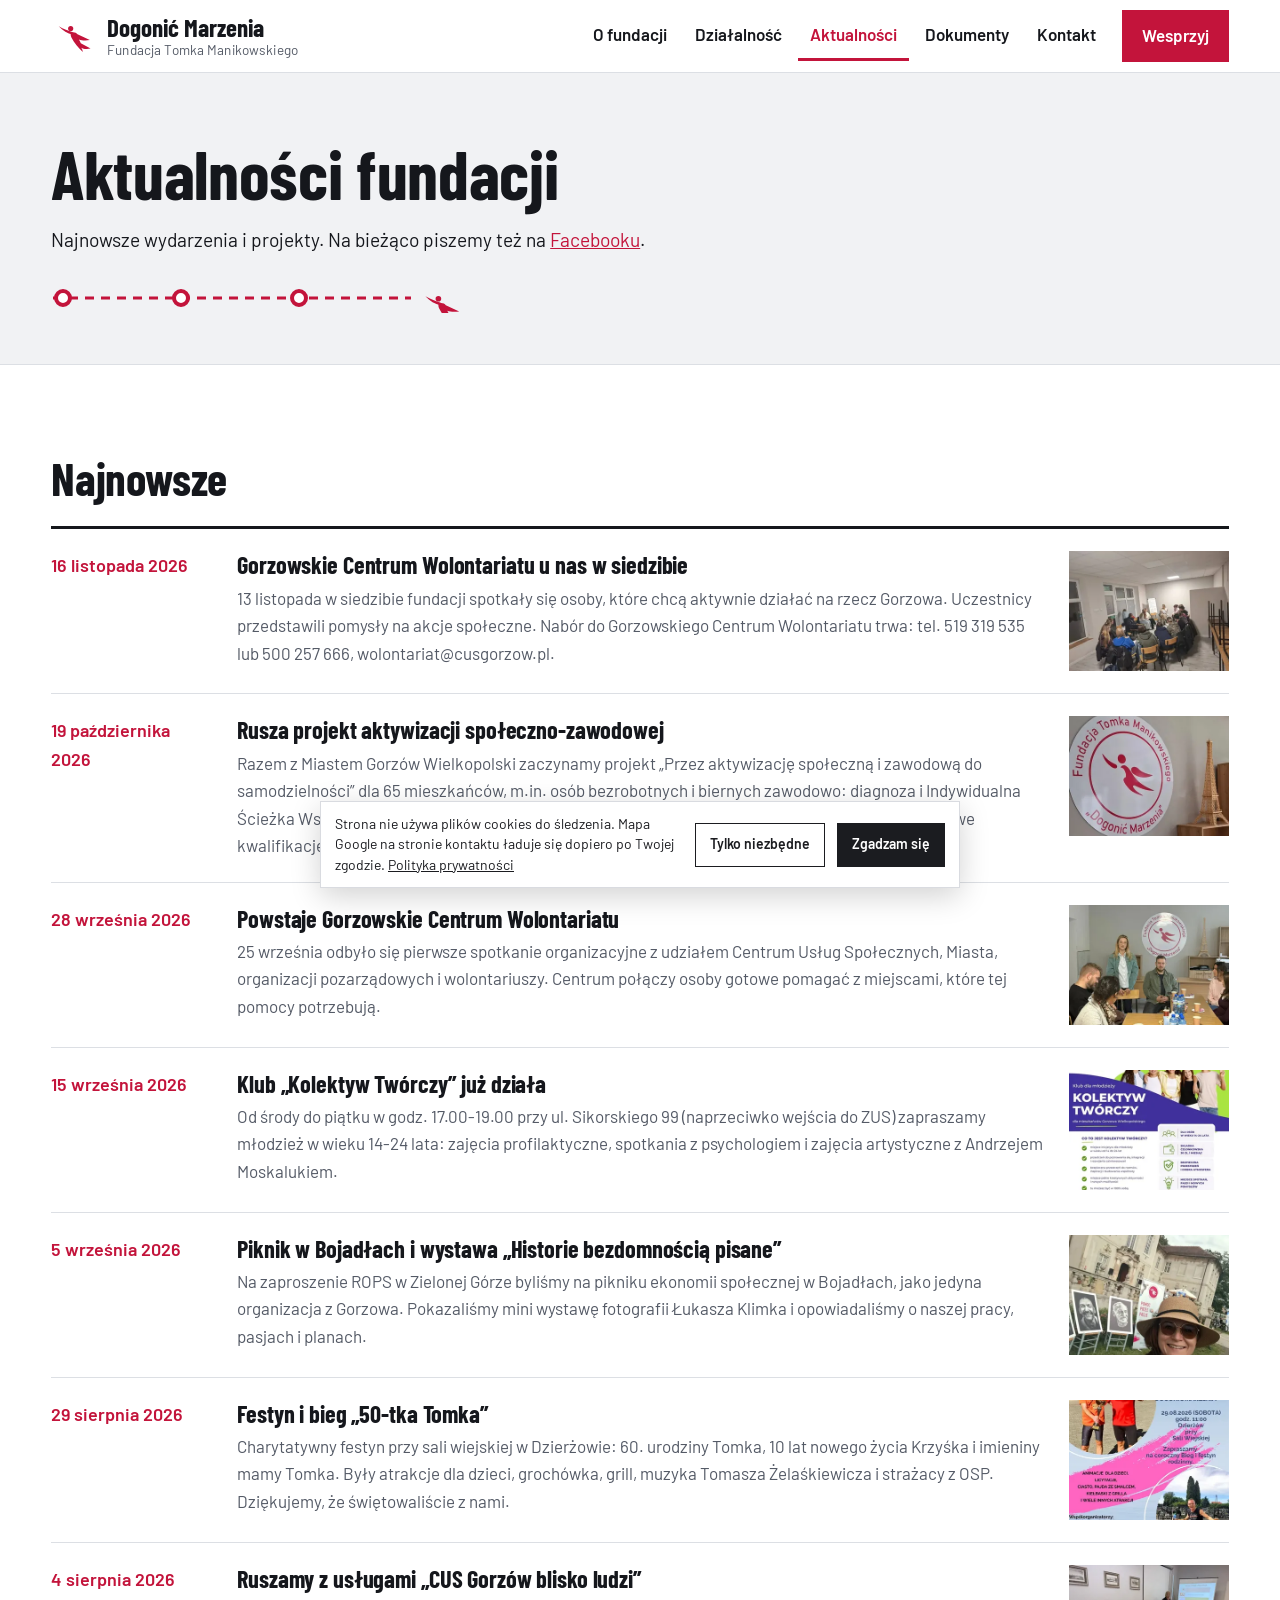
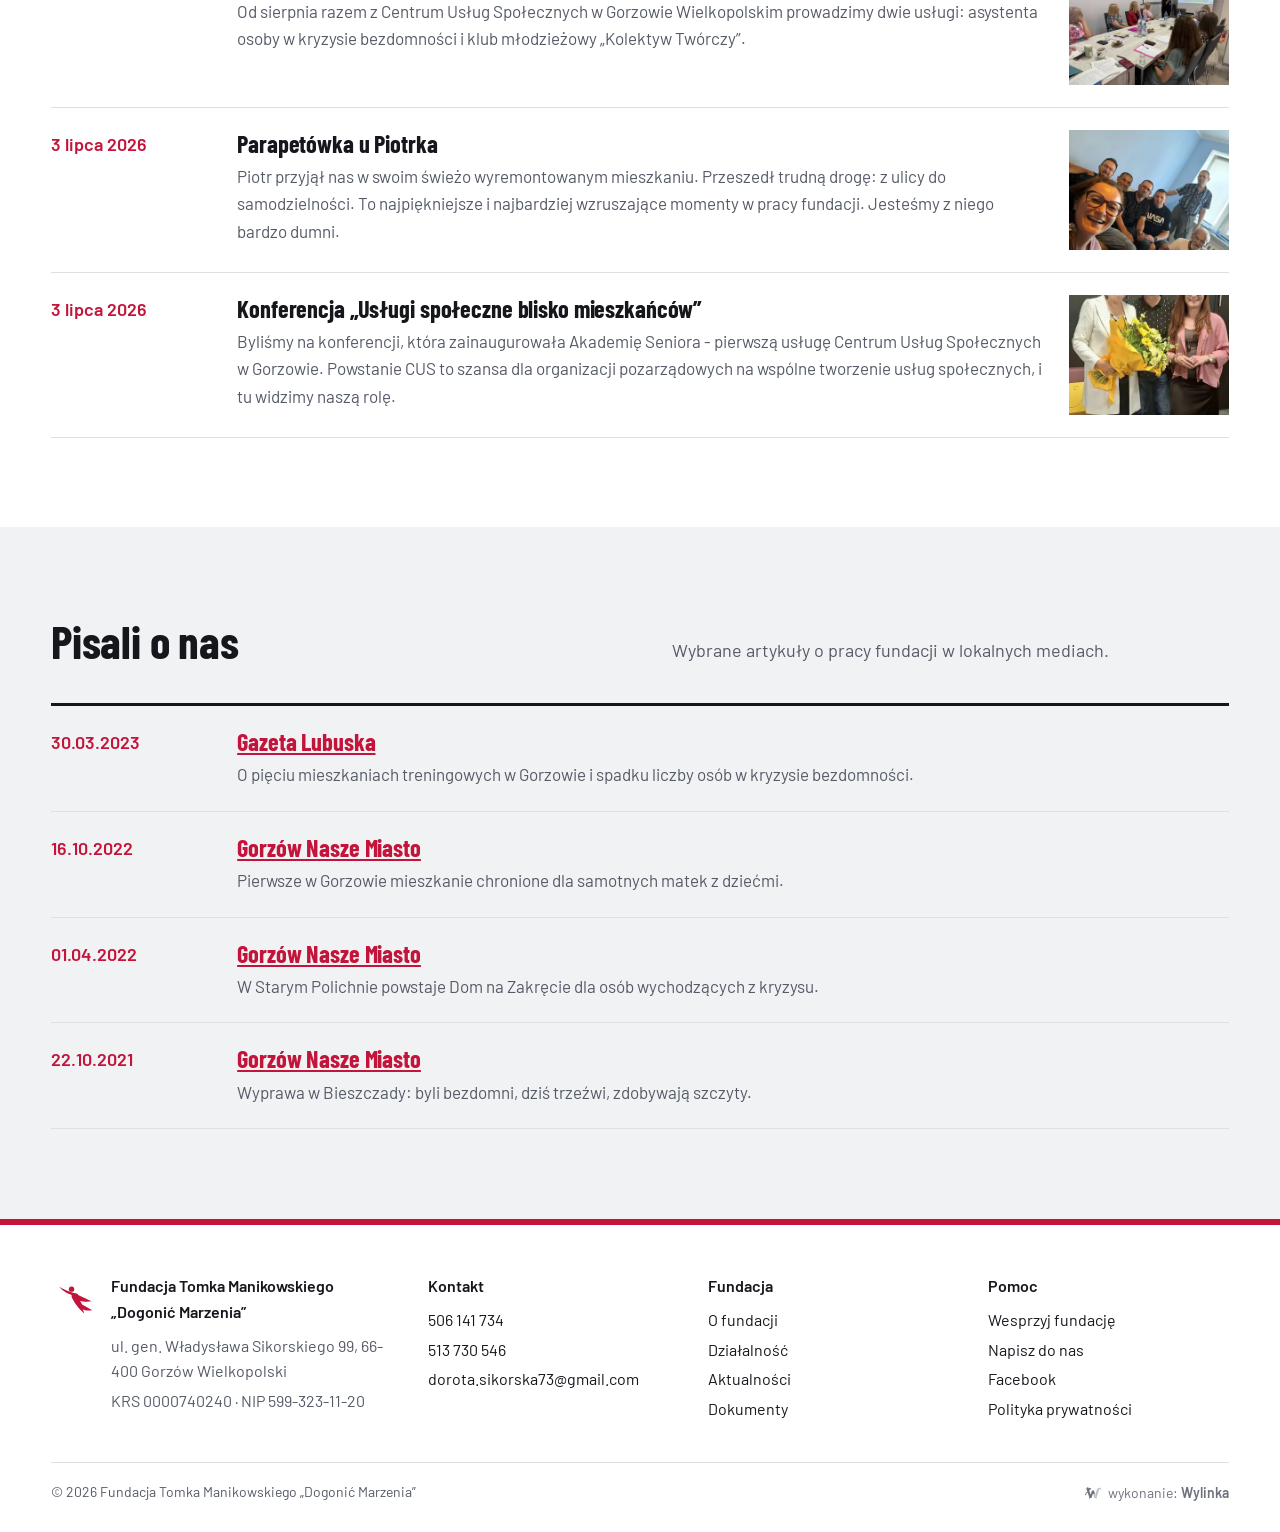
<file: aktualnosci/index.html>
<!doctype html>
<html lang="pl"><head><meta charset="utf-8"><meta name="viewport" content="width=device-width,initial-scale=1">
<title>Aktualności - Fundacja Dogonić Marzenia Gorzów Wielkopolski</title><meta name="description" content="Najnowsze wydarzenia fundacji: projekt aktywizacji dla 65 osób, Kolektyw Twórczy, Gorzowskie Centrum Wolontariatu, festyn 50-tka Tomka i artykuły prasowe."><meta name="robots" content="noindex,nofollow">
<link rel="canonical" href="https://disaster26.github.io/dogonic-marzenia-koncepcja/aktualnosci/">
<meta property="og:type" content="website"><meta property="og:locale" content="pl_PL"><meta property="og:site_name" content="Fundacja Tomka Manikowskiego „Dogonić Marzenia”">
<meta property="og:title" content="Aktualności - Fundacja Dogonić Marzenia Gorzów Wielkopolski"><meta property="og:description" content="Najnowsze wydarzenia fundacji: projekt aktywizacji dla 65 osób, Kolektyw Twórczy, Gorzowskie Centrum Wolontariatu, festyn 50-tka Tomka i artykuły prasowe."><meta property="og:url" content="https://disaster26.github.io/dogonic-marzenia-koncepcja/aktualnosci/"><meta property="og:image" content="https://disaster26.github.io/dogonic-marzenia-koncepcja/img/zespol-logo-1200.webp">
<meta name="theme-color" content="#C3143B">
<link rel="icon" href="../favicon.svg" type="image/svg+xml"><link rel="icon" href="../favicon-48.png" sizes="48x48" type="image/png"><link rel="apple-touch-icon" href="../apple-touch-icon.png">
<link rel="preload" href="../fonts/bc-700-rdzen.woff2" as="font" type="font/woff2" crossorigin><link rel="preload" href="../fonts/b-400-rdzen.woff2" as="font" type="font/woff2" crossorigin>
<style>@font-face{font-family:"Barlow Condensed";font-style:normal;font-weight:700;font-display:swap;src:url(../fonts/bc-700-rdzen.woff2) format("woff2");unicode-range:U+0020-007E,U+00A0,U+00A9,U+00AB,U+00B0,U+00B7,U+00BB,U+00D3,U+00D7,U+00F3,U+2013-2014,U+2018-2019,U+201C-201E,U+2022,U+2026,U+20AC}@font-face{font-family:"Barlow Condensed";font-style:normal;font-weight:700;font-display:swap;src:url(../fonts/bc-700-pl.woff2) format("woff2");unicode-range:U+0104-0107,U+0118-0119,U+0141-0144,U+015A-015B,U+0179-017C}@font-face{font-family:"Barlow";font-style:normal;font-weight:400;font-display:swap;src:url(../fonts/b-400-rdzen.woff2) format("woff2");unicode-range:U+0020-007E,U+00A0,U+00A9,U+00AB,U+00B0,U+00B7,U+00BB,U+00D3,U+00D7,U+00F3,U+2013-2014,U+2018-2019,U+201C-201E,U+2022,U+2026,U+20AC}@font-face{font-family:"Barlow";font-style:normal;font-weight:400;font-display:swap;src:url(../fonts/b-400-pl.woff2) format("woff2");unicode-range:U+0104-0107,U+0118-0119,U+0141-0144,U+015A-015B,U+0179-017C}@font-face{font-family:"Barlow";font-style:normal;font-weight:600;font-display:swap;src:url(../fonts/b-600-rdzen.woff2) format("woff2");unicode-range:U+0020-007E,U+00A0,U+00A9,U+00AB,U+00B0,U+00B7,U+00BB,U+00D3,U+00D7,U+00F3,U+2013-2014,U+2018-2019,U+201C-201E,U+2022,U+2026,U+20AC}@font-face{font-family:"Barlow";font-style:normal;font-weight:600;font-display:swap;src:url(../fonts/b-600-pl.woff2) format("woff2");unicode-range:U+0104-0107,U+0118-0119,U+0141-0144,U+015A-015B,U+0179-017C}
:root{--red:#C3143B;--red2:#9C0E2E;--ink:#15171C;--mut:#545A66;--bg2:#F1F2F4;--asf:#17191E;--line:#DCDFE4;--hf:"Barlow Condensed","Arial Narrow",sans-serif;--bf:"Barlow",system-ui,-apple-system,"Segoe UI",sans-serif;--gut:clamp(16px,4vw,56px);--max:1480px}
*,*::before,*::after{box-sizing:border-box}
html{-webkit-text-size-adjust:100%;scroll-padding-top:80px}
body{margin:0;background:#fff;color:var(--ink);font:400 18px/1.62 var(--bf)}
img,svg{display:block;max-width:100%}
img{height:auto}
a{color:var(--red)}a:hover{color:var(--red2)}
h1,h2,h3{font-family:var(--hf);font-weight:700;line-height:1.04;letter-spacing:-.005em;margin:0 0 .45em;color:var(--ink)}
h1{font-size:clamp(38px,5.4vw,76px)}
h2{font-size:clamp(32px,3.6vw,54px)}
h3{font-size:clamp(23px,1.9vw,28px);line-height:1.12}
p{margin:0 0 1em}
.wrap{max-width:var(--max);margin:0 auto;padding:0 var(--gut)}
.btn,.btn-sm{display:inline-flex;align-items:center;justify-content:center;min-height:52px;padding:0 26px;background:var(--red);color:#fff;font:600 18px/1.1 var(--bf);text-decoration:none;border:2px solid var(--red);cursor:pointer;transition:background .15s,color .15s}
.btn:hover{background:var(--red2);border-color:var(--red2);color:#fff}
.btn.white{background:#fff;color:var(--red);border-color:#fff}.btn.white:hover{background:var(--ink);border-color:var(--ink);color:#fff}
.btn.line{background:transparent;color:#fff;border-color:#fff}.btn.line:hover{background:#fff;color:var(--red)}
.btn.dark{background:transparent;color:var(--ink);border-color:var(--ink)}.btn.dark:hover{background:var(--ink);color:#fff}
.btn-sm{min-height:44px;padding:0 16px;font-size:16px}
.btns{display:flex;flex-wrap:wrap;gap:12px}
/* naglowek */
.top{position:sticky;top:0;z-index:50;background:#fff;border-bottom:1px solid var(--line)}
.top-in{max-width:var(--max);margin:0 auto;padding:0 var(--gut);height:72px;display:flex;align-items:center;gap:24px}
.brand{display:flex;align-items:center;gap:10px;text-decoration:none;color:var(--ink);margin-right:auto}
.brand .logo{width:46px;height:46px;color:var(--red);flex:none}
.brand span{display:flex;flex-direction:column;line-height:1}
.brand b{font:700 25px/1 var(--hf);color:var(--ink)}
.brand small{font-size:13.5px;color:var(--mut);margin-top:3px;letter-spacing:.01em}
.menu{display:flex;align-items:center;gap:4px}
.menu a{color:var(--ink);text-decoration:none;font-weight:600;font-size:17px;padding:10px 12px;border-bottom:3px solid transparent}
.menu a:hover{color:var(--red)}
.menu a[aria-current=page]{color:var(--red);border-bottom-color:var(--red)}
.menu .menu-cta{background:var(--red);color:#fff;margin-left:10px;padding:12px 20px;border:0}
.menu .menu-cta:hover,.menu .menu-cta[aria-current=page]{background:var(--red2);color:#fff}
.burger{display:none;width:48px;height:48px;border:0;background:none;cursor:pointer;position:relative;margin-right:-10px}
.burger span,.burger span::before,.burger span::after{position:absolute;left:12px;width:24px;height:2.5px;background:var(--ink);content:"";transition:transform .2s}
.burger span{top:23px}.burger span::before{top:-8px;left:0}.burger span::after{top:8px;left:0}
.menu-open .burger span{background:transparent}.menu-open .burger span::before{transform:translateY(8px) rotate(45deg)}.menu-open .burger span::after{transform:translateY(-8px) rotate(-45deg)}
@media (max-width:1080px){
 .top-in{height:64px}
 .brand .logo{width:40px;height:40px}.brand b{font-size:22px}.brand small{font-size:12.5px}
 .burger{display:block}
 .menu{display:none;position:fixed;top:64px;left:0;right:0;bottom:0;background:#fff;flex-direction:column;align-items:stretch;gap:0;padding:8px var(--gut) 24px;overflow:auto}
 .menu-open .menu{display:flex}
 .menu a{font:700 30px/1.1 var(--hf);padding:14px 0;border-bottom:1px solid var(--line)}
 .menu a[aria-current=page]{border-bottom-color:var(--line);color:var(--red)}
 .menu .menu-cta{margin:20px 0 0;text-align:center;padding:16px;font-size:26px}
}
/* HERO - mozaika prawdziwych zdjec + czerwony blok z haslem */
.hero{position:relative;background:var(--asf)}
.hero .tiles{display:grid;grid-template-columns:repeat(4,minmax(0,1fr));height:min(calc(100svh - 72px),780px);min-height:560px}
.hero .tiles a,.hero .tiles img{height:100%;width:100%}
.hero .tiles img{object-fit:cover}
.hero .tiles .t5{display:none}
.hero-card{position:absolute;left:max(var(--gut),calc((100vw - var(--max))/2 + var(--gut)));bottom:clamp(28px,5vh,64px);width:min(720px,46%);background:var(--red);color:#fff;padding:clamp(28px,3vw,48px)}
.hero-card h1{color:#fff;font-size:clamp(40px,4.3vw,68px);margin-bottom:18px}
.hero-card p{font-size:clamp(18px,1.35vw,21px);line-height:1.55;margin:0 0 26px;max-width:38em}
.hero-card .route{position:absolute;right:clamp(18px,2vw,32px);top:clamp(18px,2vw,30px);width:86px;color:#fff;opacity:.95}
.hero-m{display:none}
@media (min-width:1700px){.hero .tiles{grid-template-columns:repeat(5,minmax(0,1fr));height:min(calc(100svh - 72px),940px)}.hero .tiles .t5{display:block}}
@media (max-width:1080px){.hero .tiles{grid-template-columns:repeat(3,minmax(0,1fr));height:auto;min-height:0;aspect-ratio:16/9}.hero .tiles .t4{display:none}.hero-card{position:relative;left:auto;bottom:auto;width:auto;margin:-60px var(--gut) 0;z-index:2}}
@media (max-width:760px){
 .hero{display:flex;flex-direction:column;min-height:calc(100svh - 65px);background:var(--red)}
 .hero .tiles{display:none}
 .hero-m{display:block;flex:1 1 auto;min-height:150px;position:relative;overflow:hidden}
 .hero-m img{position:absolute;inset:0;width:100%;height:100%;object-fit:cover;object-position:50% 35%}
 .hero-card{margin:0;padding:22px 16px 26px;flex:0 0 auto}
 .hero-card h1{font-size:clamp(31px,8.6vw,40px);margin-bottom:12px}
 .hero-card p{font-size:16.5px;margin-bottom:26px}
 .hero-card .route{display:none}
 .hero-card .btn{flex:1 1 auto;padding:0 14px;min-height:50px;font-size:17px}
}
/* sekcje */
.sec{padding:clamp(56px,7vw,112px) 0}
.sec.grey{background:var(--bg2)}
.lead{font-size:clamp(19px,1.5vw,22px);line-height:1.55;color:var(--ink);max-width:44em}
.mut{color:var(--mut)}
.small{font-size:15.5px;color:var(--mut)}
.head{display:grid;grid-template-columns:minmax(0,1fr) minmax(0,1fr);gap:24px 64px;align-items:end;margin-bottom:clamp(28px,3vw,48px)}
.head h2{margin:0}.head p{margin:0;color:var(--mut)}
/* trasa: etapy na przerywanej linii */
.trasa{list-style:none;margin:0;padding:0;display:grid;grid-template-columns:repeat(4,minmax(0,1fr));gap:0 clamp(20px,2.4vw,44px);position:relative}
.trasa::before{content:"";position:absolute;left:0;right:64px;top:13px;border-top:3px dashed var(--red)}
.trasa li{position:relative;padding-top:52px}
.trasa li::before{content:"";position:absolute;left:0;top:2px;width:26px;height:26px;border-radius:50%;background:#fff;border:6px solid var(--red)}
.trasa .km{font:700 16px/1 var(--bf);color:var(--red);display:block;margin-bottom:10px}
.trasa h3{margin-bottom:10px}
.trasa p{margin:0;color:var(--mut);font-size:17px}
.trasa .runner{position:absolute;right:0;top:-24px;width:64px;color:var(--red)}
@media (max-width:900px){
 .trasa{grid-template-columns:minmax(0,1fr);gap:28px;padding-left:48px}
 .trasa::before{left:11px;right:auto;top:8px;bottom:60px;border-top:0;border-left:3px dashed var(--red)}
 .trasa li{padding-top:0}
 .trasa li::before{left:-48px;top:0}
 .trasa .runner{position:relative;right:auto;top:auto;left:-58px;width:52px;margin-top:-8px;transform:rotate(90deg)}
}
/* projekty z prawdziwymi zdjeciami */
.proj{display:grid;grid-template-columns:repeat(3,minmax(0,1fr));gap:clamp(20px,2.4vw,40px)}
.proj article{display:flex;flex-direction:column}
.proj .ph{aspect-ratio:4/3;overflow:hidden;background:#dde0e5;margin-bottom:20px}
.proj .ph img{width:100%;height:100%;object-fit:cover;transition:transform .4s}
.proj .ph a:hover img{transform:scale(1.03)}
.proj h3{margin-bottom:8px}
.proj p{color:var(--mut);font-size:17px;margin:0 0 10px}
.proj .when{font-weight:600;color:var(--ink);font-size:16px}
/* ciemna sekcja: historia biegu */
.dark{background:var(--asf);color:#E4E6EA}
.dark h2,.dark h3{color:#fff}
.dark a{color:#fff}
.story{display:grid;grid-template-columns:minmax(0,1.1fr) minmax(0,1fr);gap:clamp(32px,5vw,96px);align-items:center}
.miles{list-style:none;margin:28px 0 0;padding:0;border-top:1px solid #34373F}
.miles li{display:grid;grid-template-columns:96px minmax(0,1fr);gap:20px;padding:16px 0;border-bottom:1px solid #34373F}
.miles b{font:700 30px/1 var(--hf);color:#fff}
.miles span{color:#C9CCD3;font-size:17px}
.quote{font:700 clamp(26px,2.4vw,36px)/1.18 var(--hf);color:#fff;margin:0 0 14px;padding-left:22px;border-left:5px solid var(--red)}
.story .phs{display:grid;grid-template-columns:minmax(0,1fr) minmax(0,1fr);gap:12px}
.story .phs img{width:100%;aspect-ratio:3/4;object-fit:cover}
.story .phs a:first-child{grid-row:span 2}.story .phs a:first-child img{aspect-ratio:auto;height:100%}
/* aktualnosci */
.strip{display:grid;grid-template-columns:repeat(3,minmax(0,1fr));gap:clamp(20px,2.4vw,40px)}
.news .ph{aspect-ratio:4/3;overflow:hidden;background:#dde0e5;margin-bottom:16px}
.news .ph img{width:100%;height:100%;object-fit:cover}
.news time{display:block;font-weight:600;color:var(--red);font-size:15.5px;margin-bottom:6px}
.news h3{margin-bottom:8px}
.news p{color:var(--mut);font-size:17px;margin:0}
@media (max-width:900px){
 .strip{display:flex;overflow-x:auto;scroll-snap-type:x mandatory;gap:16px;padding-bottom:8px;scrollbar-width:thin}
 .strip>*{flex:0 0 82%;scroll-snap-align:start}
}
/* pas wsparcia */
.band{background:var(--red);color:#fff;padding:clamp(52px,6vw,96px) 0}
.band .in{display:grid;grid-template-columns:minmax(0,1.3fr) auto;gap:24px 64px;align-items:center}
.band h2{color:#fff;margin-bottom:12px}
.band p{margin:0;font-size:clamp(18px,1.4vw,21px);max-width:40em}
/* kontakt skrot */
.reach{display:grid;grid-template-columns:repeat(3,minmax(0,1fr));gap:24px 48px}
.reach div{border-top:3px solid var(--ink);padding-top:16px}
.reach b{display:block;font-weight:600;color:var(--mut);font-size:15.5px;margin-bottom:6px}
.reach a,.reach span{font:700 clamp(24px,2vw,30px)/1.15 var(--hf);color:var(--ink);text-decoration:none}
.reach a:hover{color:var(--red)}
/* podstrony */
.phead{background:var(--bg2);padding:clamp(40px,5vw,80px) 0 clamp(32px,4vw,56px);border-bottom:1px solid var(--line)}
.phead h1{max-width:20em;margin-bottom:16px}
.phead .lead{margin:0}
.phead .route{width:100%;max-width:420px;height:30px;color:var(--red);margin-top:28px}
.cols{display:grid;grid-template-columns:minmax(0,1.25fr) minmax(0,1fr);gap:clamp(32px,5vw,96px);align-items:start}
.prose{max-width:46em}
.prose h2{font-size:clamp(28px,2.8vw,42px);margin-top:1.4em}
.prose h2:first-child{margin-top:0}
.prose ul{padding-left:1.2em}.prose li{margin-bottom:.4em}
.facts{list-style:none;margin:0;padding:0;border-top:3px solid var(--ink)}
.facts li{display:grid;grid-template-columns:minmax(0,10em) minmax(0,1fr);gap:16px;padding:13px 0;border-bottom:1px solid var(--line);font-size:17px}
.facts b{font-weight:600;color:var(--mut)}
.blocks{display:grid;grid-template-columns:repeat(2,minmax(0,1fr));gap:clamp(36px,4vw,64px) clamp(28px,4vw,72px)}
.block .ph{aspect-ratio:3/2;overflow:hidden;background:#dde0e5;margin-bottom:20px}
.block .ph img{width:100%;height:100%;object-fit:cover}
.block p{color:var(--mut);font-size:17.5px}
.gal{display:grid;grid-template-columns:repeat(4,minmax(0,1fr));gap:10px}
.gal img{width:100%;aspect-ratio:1/1;object-fit:cover}
.list{list-style:none;margin:0;padding:0;border-top:3px solid var(--ink)}
.list li{display:grid;grid-template-columns:minmax(0,9em) minmax(0,1fr) minmax(0,160px);gap:24px;padding:22px 0;border-bottom:1px solid var(--line);align-items:start}
.list time{font-weight:600;color:var(--red)}
.list h3{margin-bottom:6px}
.list p{margin:0;color:var(--mut);font-size:17px}
.list img{width:160px;aspect-ratio:4/3;object-fit:cover}
.acct{background:var(--bg2);border-top:5px solid var(--red);padding:clamp(22px,3vw,36px)}
.acct dl{margin:0;display:grid;grid-template-columns:minmax(0,9em) minmax(0,1fr);gap:10px 18px;font-size:17px}
.acct dt{color:var(--mut);font-weight:600}.acct dd{margin:0}
.big-tel{font:700 clamp(30px,3vw,44px)/1.1 var(--hf);color:var(--ink);text-decoration:none}
.form{display:grid;gap:16px}
.f-2{display:grid;grid-template-columns:minmax(0,1fr) minmax(0,1fr);gap:16px}
.f-row label{display:block;font-weight:600;font-size:16px;margin-bottom:6px}
.f-row input,.f-row select,.f-row textarea{width:100%;font:inherit;font-size:17px;padding:12px 14px;border:1.5px solid #9EA3AD;background:#fff;color:var(--ink);border-radius:0}
.f-row input:focus,.f-row select:focus,.f-row textarea:focus{outline:3px solid rgba(195,20,59,.25);border-color:var(--red)}
.f-check{display:flex;gap:12px;align-items:flex-start;font-size:15.5px;color:var(--mut)}
.f-check input{width:22px;height:22px;margin-top:2px;accent-color:var(--red);flex:none}
.f-status{margin:0;font-weight:600;min-height:1.6em}.f-status.ok{color:#17663A}.f-status.err{color:var(--red2)}
.form .btn{justify-self:start}
.docs{list-style:none;margin:0;padding:0;border-top:3px solid var(--ink)}
.docs li{display:flex;justify-content:space-between;gap:16px;flex-wrap:wrap;padding:16px 0;border-bottom:1px solid var(--line)}
.docs b{font-weight:600}
.docs span{color:var(--mut);font-size:16px}
@media (max-width:900px){
 .head,.cols,.story,.band .in,.blocks{grid-template-columns:minmax(0,1fr)}
 .proj{grid-template-columns:minmax(0,1fr);gap:40px}
 .reach{grid-template-columns:minmax(0,1fr)}
 .gal{grid-template-columns:repeat(2,minmax(0,1fr))}
 .list li{grid-template-columns:minmax(0,1fr);gap:6px}.list img{width:100%;max-width:420px}
 .facts li,.acct dl{grid-template-columns:minmax(0,1fr);gap:2px}.acct dd{margin-bottom:8px}
 .f-2{grid-template-columns:minmax(0,1fr)}
 .miles li{grid-template-columns:72px minmax(0,1fr)}
}
@media (min-width:1900px){:root{--max:1800px}body{font-size:19px}.proj,.strip{gap:48px}}
/* stopka */
.foot{background:#fff;border-top:6px solid var(--red);color:var(--mut);font-size:16px;padding:48px 0 28px}
.foot .in{display:grid;grid-template-columns:minmax(0,1.4fr) repeat(3,minmax(0,1fr));gap:28px 40px}
.foot b{display:block;color:var(--ink);font-weight:600;margin-bottom:8px}
.foot p{margin:0 0 4px}
.foot a{color:var(--ink);text-decoration:none;overflow-wrap:anywhere}.foot .wylinka-badge b{display:inline;margin:0;color:inherit}.foot .wylinka-badge{color:var(--mut)}.foot a:hover{color:var(--red)}
.foot .brandf{display:flex;gap:12px;align-items:flex-start}
.foot .brandf svg{width:48px;height:48px;color:var(--red);flex:none}
.foot .bottom{display:flex;flex-wrap:wrap;justify-content:space-between;gap:10px 24px;align-items:center;margin-top:36px;padding-top:18px;border-top:1px solid var(--line);font-size:14px}
.foot .bottom .wylinka-badge{font-size:1em;white-space:nowrap}
@media (max-width:900px){.foot .in{grid-template-columns:minmax(0,1fr) minmax(0,1fr)}.foot .in>div:first-child{grid-column:1/-1}}

.lbox{position:fixed;inset:0;z-index:100;background:rgba(10,10,12,.94);display:none;align-items:center;justify-content:center;flex-direction:column;padding:56px 12px 24px}
.lbox.on{display:flex}
.lbox img{max-width:min(100%,1100px);max-height:calc(100vh - 140px);width:auto;height:auto;object-fit:contain}
.lbox p{color:#e9e9ee;font-size:15px;margin:12px 0 0;text-align:center;max-width:60ch}
.lbox button{position:absolute;background:none;border:0;color:#fff;font-size:44px;line-height:1;cursor:pointer;width:56px;height:56px}
.lb-x{top:6px;right:6px}.lb-p{left:4px;top:50%;margin-top:-28px}.lb-n{right:4px;top:50%;margin-top:-28px}
a.lb{display:block;cursor:zoom-in}
.cookies{position:fixed;left:12px;right:12px;bottom:12px;z-index:90;max-width:640px;margin:0 auto;background:#fff;color:#1b1c20;border:1px solid #d9dbe0;box-shadow:0 8px 30px rgba(0,0,0,.18);padding:12px 14px;display:flex;flex-wrap:wrap;gap:8px 12px;align-items:center;font-size:14px;line-height:1.45}
.cookies[hidden]{display:none}
.cookies p{margin:0;flex:1 1 280px}
.cookies a{color:inherit}
.cookies button{font:inherit;font-weight:600;padding:10px 14px;min-height:44px;border:1px solid #1b1c20;background:#fff;color:#1b1c20;cursor:pointer}
.cookies button.yes{background:#1b1c20;color:#fff}
.map{position:relative;aspect-ratio:16/10;background:#e7e8ec;overflow:hidden}
.map iframe{position:absolute;inset:0;width:100%;height:100%;border:0}
.map .nomap{position:absolute;inset:0;display:flex;flex-direction:column;align-items:center;justify-content:center;text-align:center;padding:20px;gap:10px;font-size:15px}
.hp{position:absolute!important;left:-9999px!important;width:1px;height:1px;overflow:hidden}
.skip{position:absolute;left:-9999px;top:0}.skip:focus{left:12px;top:12px;z-index:200;background:#fff;color:#000;padding:10px 14px}
.wylinka-badge{display:inline-flex;align-items:center;gap:.4em;color:inherit;text-decoration:none;font-size:.875em;line-height:1;opacity:.85}
.wylinka-badge:hover,.wylinka-badge:focus-visible{opacity:1}
.wylinka-badge:focus-visible{outline:2px solid currentColor;outline-offset:3px;border-radius:2px}
.wylinka-badge svg{width:18px;height:18px;flex:none;overflow:visible}
.wylinka-badge b{font-weight:600}
.wylinka-badge .wy-old{opacity:.45;transform-origin:40px 30px;transition:transform .32s cubic-bezier(.3,.7,.4,1),opacity .32s ease-out}
.wylinka-badge .wy-pod{opacity:0;transition:opacity .2s ease-out .08s}
.wylinka-badge:hover .wy-old,.wylinka-badge:focus-visible .wy-old{transform:translate(9px,7px) rotate(9deg);opacity:0}
.wylinka-badge:hover .wy-pod,.wylinka-badge:focus-visible .wy-pod{opacity:1}
@media (prefers-reduced-motion:reduce){.wylinka-badge .wy-old,.wylinka-badge .wy-pod{transition:none}.wylinka-badge:hover .wy-old,.wylinka-badge:focus-visible .wy-old{transform:none;opacity:.45}.wylinka-badge:hover .wy-pod,.wylinka-badge:focus-visible .wy-pod{opacity:0}}</style><script type="application/ld+json">{"@context":"https://schema.org","@type":"NGO","@id":"https://disaster26.github.io/dogonic-marzenia-koncepcja/#fundacja","name":"Fundacja Tomka Manikowskiego „Dogonić Marzenia”","alternateName":"Fundacja Dogonić Marzenia","url":"https://disaster26.github.io/dogonic-marzenia-koncepcja/","logo":"https://disaster26.github.io/dogonic-marzenia-koncepcja/logo.png","image":"https://disaster26.github.io/dogonic-marzenia-koncepcja/img/zespol-logo-1200.webp","description":"Fundacja z Gorzowa Wielkopolskiego pomagająca osobom w kryzysie bezdomności i uzależnienia: streetworking, terapia, mieszkania treningowe, aktywizacja zawodowa.","foundingDate":"2018","founder":{"@type":"Person","name":"Tomasz Manikowski"},"address":{"@type":"PostalAddress","streetAddress":"ul. gen. Władysława Sikorskiego 99","postalCode":"66-400","addressLocality":"Gorzów Wielkopolski","addressCountry":"PL"},"telephone":"+48506141734","email":"dorota.sikorska73@gmail.com","taxID":"5993231120","sameAs":["https://www.facebook.com/tmdogonicmarzenia/"],"identifier":[{"@type":"PropertyValue","propertyID":"KRS","value":"0000740240"},{"@type":"PropertyValue","propertyID":"NIP","value":"5993231120"}],"areaServed":"Gorzów Wielkopolski"}</script><script type="application/ld+json">{"@context":"https://schema.org","@type":"BreadcrumbList","itemListElement":[{"@type":"ListItem","position":1,"name":"Strona główna","item":"https://disaster26.github.io/dogonic-marzenia-koncepcja/"},{"@type":"ListItem","position":2,"name":"Aktualności","item":"https://disaster26.github.io/dogonic-marzenia-koncepcja/aktualnosci/"}]}</script>
</head><body class="">
<a class="skip" href="#tresc">Przejdź do treści</a>
<header class="top"><div class="top-in">
<a class="brand" href="../"><svg class="logo" viewBox="0 0 100 100" aria-hidden="true"><g fill="currentColor"><path d="M46.5 46.6C36.5 44.2 25.6 38.4 16.8 28.6C27.4 34.6 37.6 38.6 47.6 41.6Z"/><circle cx="42.8" cy="33.6" r="5.6"/><path d="M43.6 42.6C49.2 40.6 55 42.4 57.6 46.4L84.4 58.8C75 60.4 66.6 59.6 60.6 57.6C62.6 61 64 63.6 64.8 65.8L86 77.4C77 79.4 69.6 78 66 75.6C67.6 78.6 68.8 81.6 69.2 84.6C59.6 76.4 50.4 64.8 44.4 53.2C42.6 49.6 42.2 45.6 43.6 42.6Z"/></g></svg><span><b>Dogonić Marzenia</b><small>Fundacja Tomka Manikowskiego</small></span></a>
<nav id="menu" class="menu" aria-label="Menu główne"><a href="../o-fundacji/">O fundacji</a><a href="../dzialalnosc/">Działalność</a><a href="../aktualnosci/" aria-current="page">Aktualności</a><a href="../dokumenty/">Dokumenty</a><a href="../kontakt/">Kontakt</a><a class="menu-cta" href="../wesprzyj/">Wesprzyj</a></nav>
<button class="burger" type="button" aria-expanded="false" aria-controls="menu" aria-label="Menu"><span></span></button>
</div></header>
<main id="tresc"><section class="phead"><div class="wrap"><h1>Aktualności fundacji</h1><p class="lead">Najnowsze wydarzenia i projekty. Na bieżąco piszemy też na <a href="https://www.facebook.com/tmdogonicmarzenia/" rel="noopener">Facebooku</a>.</p><svg class="route" viewBox="0 0 420 30" preserveAspectRatio="xMinYMid meet" aria-hidden="true"><path d="M2 15H360" stroke="currentColor" stroke-width="3" stroke-dasharray="9 7"/><circle cx="12" cy="15" r="7" fill="#fff" stroke="currentColor" stroke-width="4"/><circle cx="130" cy="15" r="7" fill="#fff" stroke="currentColor" stroke-width="4"/><circle cx="248" cy="15" r="7" fill="#fff" stroke="currentColor" stroke-width="4"/><g transform="translate(366 -1) scale(.5)" fill="currentColor"><path d="M46.5 46.6C36.5 44.2 25.6 38.4 16.8 28.6C27.4 34.6 37.6 38.6 47.6 41.6Z"/><circle cx="42.8" cy="33.6" r="5.6"/><path d="M43.6 42.6C49.2 40.6 55 42.4 57.6 46.4L84.4 58.8C75 60.4 66.6 59.6 60.6 57.6C62.6 61 64 63.6 64.8 65.8L86 77.4C77 79.4 69.6 78 66 75.6C67.6 78.6 68.8 81.6 69.2 84.6C59.6 76.4 50.4 64.8 44.4 53.2C42.6 49.6 42.2 45.6 43.6 42.6Z"/></g></svg></div></section>
<section class="sec"><div class="wrap"><h2 style="margin-bottom:24px">Najnowsze</h2><ul class="list"><li><time datetime="2026-11-16">16 listopada 2026</time><div><h3>Gorzowskie Centrum Wolontariatu u nas w siedzibie</h3><p>13 listopada w siedzibie fundacji spotkały się osoby, które chcą aktywnie działać na rzecz Gorzowa. Uczestnicy przedstawili pomysły na akcje społeczne. Nabór do Gorzowskiego Centrum Wolontariatu trwa: tel. 519 319 535 lub 500 257 666, wolontariat@cusgorzow.pl.</p></div><a class="lb" href="../img/gcw-1200.webp" data-w="1200" data-h="900"><img src="../img/gcw-560.webp" srcset="../img/gcw-360.webp 360w, ../img/gcw-560.webp 560w, ../img/gcw-800.webp 800w, ../img/gcw-1200.webp 1200w" sizes="(min-width:901px) 160px, 100vw" width="1200" height="900" alt="Spotkanie Gorzowskiego Centrum Wolontariatu w siedzibie fundacji"></a></li><li><time datetime="2026-10-19">19 października 2026</time><div><h3>Rusza projekt aktywizacji społeczno-zawodowej</h3><p>Razem z Miastem Gorzów Wielkopolski zaczynamy projekt „Przez aktywizację społeczną i zawodową do samodzielności” dla 65 mieszkańców, m.in. osób bezrobotnych i biernych zawodowo: diagnoza i Indywidualna Ścieżka Wsparcia, pomoc psychologa, doradztwo zawodowe, treningi kompetencji społecznych i nowe kwalifikacje.</p></div><a class="lb" href="../img/logo-sciana-1168.webp" data-w="1168" data-h="1165"><img src="../img/logo-sciana-560.webp" srcset="../img/logo-sciana-360.webp 360w, ../img/logo-sciana-560.webp 560w, ../img/logo-sciana-800.webp 800w, ../img/logo-sciana-1168.webp 1168w" sizes="(min-width:901px) 160px, 100vw" width="1168" height="1165" alt="Logo fundacji w siedzibie przy ul. Sikorskiego" loading="lazy" decoding="async"></a></li><li><time datetime="2026-09-28">28 września 2026</time><div><h3>Powstaje Gorzowskie Centrum Wolontariatu</h3><p>25 września odbyło się pierwsze spotkanie organizacyjne z udziałem Centrum Usług Społecznych, Miasta, organizacji pozarządowych i wolontariuszy. Centrum połączy osoby gotowe pomagać z miejscami, które tej pomocy potrzebują.</p></div><a class="lb" href="../img/zespol-logo-1200.webp" data-w="1200" data-h="900"><img src="../img/zespol-logo-560.webp" srcset="../img/zespol-logo-360.webp 360w, ../img/zespol-logo-560.webp 560w, ../img/zespol-logo-800.webp 800w, ../img/zespol-logo-1200.webp 1200w" sizes="(min-width:901px) 160px, 100vw" width="1200" height="900" alt="Pierwsze spotkanie Gorzowskiego Centrum Wolontariatu w siedzibie fundacji" loading="lazy" decoding="async"></a></li><li><time datetime="2026-09-15">15 września 2026</time><div><h3>Klub „Kolektyw Twórczy” już działa</h3><p>Od środy do piątku w godz. 17.00-19.00 przy ul. Sikorskiego 99 (naprzeciwko wejścia do ZUS) zapraszamy młodzież w wieku 14-24 lata: zajęcia profilaktyczne, spotkania z psychologiem i zajęcia artystyczne z Andrzejem Moskalukiem.</p></div><a class="lb" href="../img/kolektyw-1080.webp" data-w="1080" data-h="1080"><img src="../img/kolektyw-560.webp" srcset="../img/kolektyw-360.webp 360w, ../img/kolektyw-560.webp 560w, ../img/kolektyw-800.webp 800w, ../img/kolektyw-1080.webp 1080w" sizes="(min-width:901px) 160px, 100vw" width="1080" height="1080" alt="Plakat klubu Kolektyw Twórczy" loading="lazy" decoding="async"></a></li><li><time datetime="2026-09-05">5 września 2026</time><div><h3>Piknik w Bojadłach i wystawa „Historie bezdomnością pisane”</h3><p>Na zaproszenie ROPS w Zielonej Górze byliśmy na pikniku ekonomii społecznej w Bojadłach, jako jedyna organizacja z Gorzowa. Pokazaliśmy mini wystawę fotografii Łukasza Klimka i opowiadaliśmy o naszej pracy, pasjach i planach.</p></div><a class="lb" href="../img/wystawa-1200.webp" data-w="1200" data-h="1600"><img src="../img/wystawa-560.webp" srcset="../img/wystawa-360.webp 360w, ../img/wystawa-560.webp 560w, ../img/wystawa-800.webp 800w, ../img/wystawa-1200.webp 1200w" sizes="(min-width:901px) 160px, 100vw" width="1200" height="1600" alt="Dorota Sikorska na wystawie w Bojadłach" loading="lazy" decoding="async"></a></li><li><time datetime="2026-08-29">29 sierpnia 2026</time><div><h3>Festyn i bieg „50-tka Tomka”</h3><p>Charytatywny festyn przy sali wiejskiej w Dzierżowie: 60. urodziny Tomka, 10 lat nowego życia Krzyśka i imieniny mamy Tomka. Były atrakcje dla dzieci, grochówka, grill, muzyka Tomasza Żelaśkiewicza i strażacy z OSP. Dziękujemy, że świętowaliście z nami.</p></div><a class="lb" href="../img/festyn-1131.webp" data-w="1131" data-h="1600"><img src="../img/festyn-560.webp" srcset="../img/festyn-360.webp 360w, ../img/festyn-560.webp 560w, ../img/festyn-800.webp 800w, ../img/festyn-1131.webp 1131w" sizes="(min-width:901px) 160px, 100vw" width="1131" height="1600" alt="Plakat festynu 50-tka Tomka" loading="lazy" decoding="async"></a></li><li><time datetime="2026-08-04">4 sierpnia 2026</time><div><h3>Ruszamy z usługami „CUS Gorzów blisko ludzi”</h3><p>Od sierpnia razem z Centrum Usług Społecznych w Gorzowie Wielkopolskim prowadzimy dwie usługi: asystenta osoby w kryzysie bezdomności i klub młodzieżowy „Kolektyw Twórczy”.</p></div><a class="lb" href="../img/siedziba-1200.webp" data-w="1200" data-h="900"><img src="../img/siedziba-560.webp" srcset="../img/siedziba-360.webp 360w, ../img/siedziba-560.webp 560w, ../img/siedziba-800.webp 800w, ../img/siedziba-1200.webp 1200w" sizes="(min-width:901px) 160px, 100vw" width="1200" height="900" alt="Spotkanie organizacji realizujących usługi CUS" loading="lazy" decoding="async"></a></li><li><time datetime="2026-07-03">3 lipca 2026</time><div><h3>Parapetówka u Piotrka</h3><p>Piotr przyjął nas w swoim świeżo wyremontowanym mieszkaniu. Przeszedł trudną drogę: z ulicy do samodzielności. To najpiękniejsze i najbardziej wzruszające momenty w pracy fundacji. Jesteśmy z niego bardzo dumni.</p></div><a class="lb" href="../img/parapetowka-1200.webp" data-w="1200" data-h="1600"><img src="../img/parapetowka-560.webp" srcset="../img/parapetowka-360.webp 360w, ../img/parapetowka-560.webp 560w, ../img/parapetowka-800.webp 800w, ../img/parapetowka-1200.webp 1200w" sizes="(min-width:901px) 160px, 100vw" width="1200" height="1600" alt="Parapetówka u Piotra, podopiecznego fundacji" loading="lazy" decoding="async"></a></li><li><time datetime="2026-07-03">3 lipca 2026</time><div><h3>Konferencja „Usługi społeczne blisko mieszkańców”</h3><p>Byliśmy na konferencji, która zainaugurowała Akademię Seniora - pierwszą usługę Centrum Usług Społecznych w Gorzowie. Powstanie CUS to szansa dla organizacji pozarządowych na wspólne tworzenie usług społecznych, i tu widzimy naszą rolę.</p></div><a class="lb" href="../img/podziekowanie-738.webp" data-w="738" data-h="1600"><img src="../img/podziekowanie-560.webp" srcset="../img/podziekowanie-360.webp 360w, ../img/podziekowanie-560.webp 560w, ../img/podziekowanie-738.webp 738w" sizes="(min-width:901px) 160px, 100vw" width="738" height="1600" alt="Dorota Sikorska z podziękowaniem na konferencji CUS" loading="lazy" decoding="async"></a></li></ul></div></section>
<section class="sec grey"><div class="wrap"><div class="head"><h2>Pisali o nas</h2><p>Wybrane artykuły o pracy fundacji w lokalnych mediach.</p></div><ul class="list"><li><time datetime="2023-03-30">30.03.2023</time><div><h3><a href="https://gazetalubuska.pl/bezdomni-do-gorzowa-przybywaja-nawet-ze-swietokrzyskiego/ar/c3-17414083" rel="noopener">Gazeta Lubuska</a></h3><p>O pięciu mieszkaniach treningowych w Gorzowie i spadku liczby osób w kryzysie bezdomności.</p></div><span></span></li><li><time datetime="2022-10-16">16.10.2022</time><div><h3><a href="https://gorzowwielkopolski.naszemiasto.pl/gorzow-mieszkanie-do-zadan-specjalnych-tu-samotne-matki/ar/c6-9043473" rel="noopener">Gorzów Nasze Miasto</a></h3><p>Pierwsze w Gorzowie mieszkanie chronione dla samotnych matek z dziećmi.</p></div><span></span></li><li><time datetime="2022-04-01">01.04.2022</time><div><h3><a href="https://gorzowwielkopolski.naszemiasto.pl/niedaleko-gorzowa-powstaje-niezwykly-dom-tu-ludzie-w/ar/c3-8752605" rel="noopener">Gorzów Nasze Miasto</a></h3><p>W Starym Polichnie powstaje Dom na Zakręcie dla osób wychodzących z kryzysu.</p></div><span></span></li><li><time datetime="2021-10-22">22.10.2021</time><div><h3><a href="https://gorzowwielkopolski.naszemiasto.pl/niezwykla-wyprawa-trzezwych-alkoholikow-i-bylych-bezdomnych/ar/c1-8511021" rel="noopener">Gorzów Nasze Miasto</a></h3><p>Wyprawa w Bieszczady: byli bezdomni, dziś trzeźwi, zdobywają szczyty.</p></div><span></span></li></ul></div></section></main>
<footer class="foot"><div class="wrap">
<div class="in">
<div class="brandf"><svg  viewBox="0 0 100 100" aria-hidden="true"><g fill="currentColor"><path d="M46.5 46.6C36.5 44.2 25.6 38.4 16.8 28.6C27.4 34.6 37.6 38.6 47.6 41.6Z"/><circle cx="42.8" cy="33.6" r="5.6"/><path d="M43.6 42.6C49.2 40.6 55 42.4 57.6 46.4L84.4 58.8C75 60.4 66.6 59.6 60.6 57.6C62.6 61 64 63.6 64.8 65.8L86 77.4C77 79.4 69.6 78 66 75.6C67.6 78.6 68.8 81.6 69.2 84.6C59.6 76.4 50.4 64.8 44.4 53.2C42.6 49.6 42.2 45.6 43.6 42.6Z"/></g></svg><div><b>Fundacja Tomka Manikowskiego „Dogonić Marzenia”</b><p>ul. gen. Władysława Sikorskiego 99, 66-400 Gorzów Wielkopolski</p><p>KRS 0000740240 · NIP 599-323-11-20</p></div></div>
<div><b>Kontakt</b><p><a href="tel:+48506141734">506 141 734</a></p><p><a href="tel:+48513730546">513 730 546</a></p><p><a href="mailto:dorota.sikorska73@gmail.com">dorota.sikorska73@gmail.com</a></p></div>
<div><b>Fundacja</b><p><a href="../o-fundacji/">O fundacji</a></p><p><a href="../dzialalnosc/">Działalność</a></p><p><a href="../aktualnosci/">Aktualności</a></p><p><a href="../dokumenty/">Dokumenty</a></p></div>
<div><b>Pomoc</b><p><a href="../wesprzyj/">Wesprzyj fundację</a></p><p><a href="../kontakt/">Napisz do nas</a></p><p><a href="https://www.facebook.com/tmdogonicmarzenia/" rel="noopener">Facebook</a></p><p><a href="../polityka-prywatnosci/">Polityka prywatności</a></p></div>
</div>
<div class="bottom"><span>© 2026 Fundacja Tomka Manikowskiego „Dogonić Marzenia”</span><a class="wylinka-badge" href="https://wylinka.pl/?utm_source=dogonicmarzenia.pl&amp;utm_medium=stopka&amp;utm_campaign=wykonanie" rel="noopener" title="Strona wykonana przez Wylinka"><svg viewBox="0 0 64 64" aria-hidden="true" focusable="false" fill="currentColor"><path d="M9.8 22.8l-1.2-7.9 2.2-3.7 15.5 4.6-.5 1.5-7.2 5.5 4.7 15.6 5-15.6 7 0 4.1 12.7-4.2-.9-2.6 1.8-.8-2.2-5.3 15.6-4.3 0 .4 .2-2.1 2.8-1.3-1.1 1.1-1.4-3.1 .2-.1-1.7 2.2-.1-5.7-16.5-4.8 .6-.8 3.1 0 .5-.3 .5 .8 2.2-1.6 .5-.4-1.3-.8 1.6-1.5-.8 .8-1.6-1.4 .6-.6-1.6 2.3-.8 .2-.4 1.3-4.8 5.9-.8-2.4-6.9zM15.2 13.7l-.1-.4-.4 .8-.1 .8 .1 1 .1 .4 .3 .7 .3-.9 .1-.7 0-.8z"/><path class="wy-pod" d="M37.1 49.8l-4.5-13.3 2.6-1.8 4.2 .9 .9 2.8 3-9.7 0-.5 .1-.8 3.2-8.4 .5-1 .6-1 .9-1.1 1.3-1 1.1-.7 1.4-.5 1.4-.3 .7 0 .9 0 1.2 .3 1.4 .6 .8 .5 .7 .7 .6 .7 .5 .9 .3 .9 .1 .9 0 .8-.2 .9-.5 .9-.5 .6-.7 .5-.7 .3-.1-.1 0-.1 .5-.5 .3-.7 .2-.5 0-.6-.1-.6-.3-.7-.4-.5-.4-.4-.5-.3-.6-.3-.7 0-.7 .1-.6 .1-.5 .4-.5 .5-.3 .5-.2 .7-.1 1.5-1.4 5.1-.8 3.3-.3 .7-.5 .7-6 17.5 1.9 .1-.1 1.7-3.1-.2 1.1 1.4-1.3 1.1-2.1-2.8 .4-.2z"/><path class="wy-old" d="M40.8 50l.4-.2-4.1 0-4.2-12.5 2.5-1.7 4.3 .9 .6 1.9 .6-1.6 0-.3 2.4-7.8 0-.5 .1-.8 3.2-8.4 .4-.8 .6-.9 .9-1.2 .9-.9 1.3-.8 1.4-.6 1.2-.3 1.4-.1 1.3 .1 .6 .2 .8 .3 1.1 .6 .9 .7 .7 .9 .5 .9 .3 .9 .1 1.1-.1 .9-.3 .9-.4 .7-.6 .7-.6 .4-.6 .2-.1-.1 0-.1 .5-.5 .3-.7 .2-.5 0-.5-.1-.6-.2-.6-.3-.5-.4-.5-.5-.3-.6-.3-.7-.1-.6 0-.6 .1-.6 .3-.6 .5-.3 .4-.2 .5-.1 .5-.1 1.5-1.4 5.1-.8 3.3-.3 .7-.5 .7-6 17.5 1.9 .1-.1 1.7-3.1-.2 1.1 1.4-1.3 1.1zM49.6 17.1l.6 1.7-1.5 1.9 .4 .4 1.8-2.1-.7-2.1zM48.1 28.3l.5 1.8-1.7 1.8 .4 .4 1.9-2-.6-2.2zM37.9 41.7l1.7-1.5-.4-.4-1.7 1.4zM42.6 38.7l-1.5 2.8 1.1 2-1.3 2.6 .5 .2 1.5-2.8-1.1-2 1.4-2.5z"/></svg><span>wykonanie: <b>Wylinka</b></span></a></div>
</div></footer>
<div class="cookies" id="cookies" hidden><p>Strona nie używa plików cookies do śledzenia. Mapa Google na stronie kontaktu ładuje się dopiero po Twojej zgodzie. <a href="../polityka-prywatnosci/">Polityka prywatności</a></p><button type="button" data-zgoda="nie">Tylko niezbędne</button><button type="button" class="yes" data-zgoda="tak">Zgadzam się</button></div><script>try{if(!localStorage.getItem('zgoda'))document.getElementById('cookies').hidden=false}catch(e){document.getElementById('cookies').hidden=false}</script>
<script defer src="../app.js"></script>
</body></html>
</file>
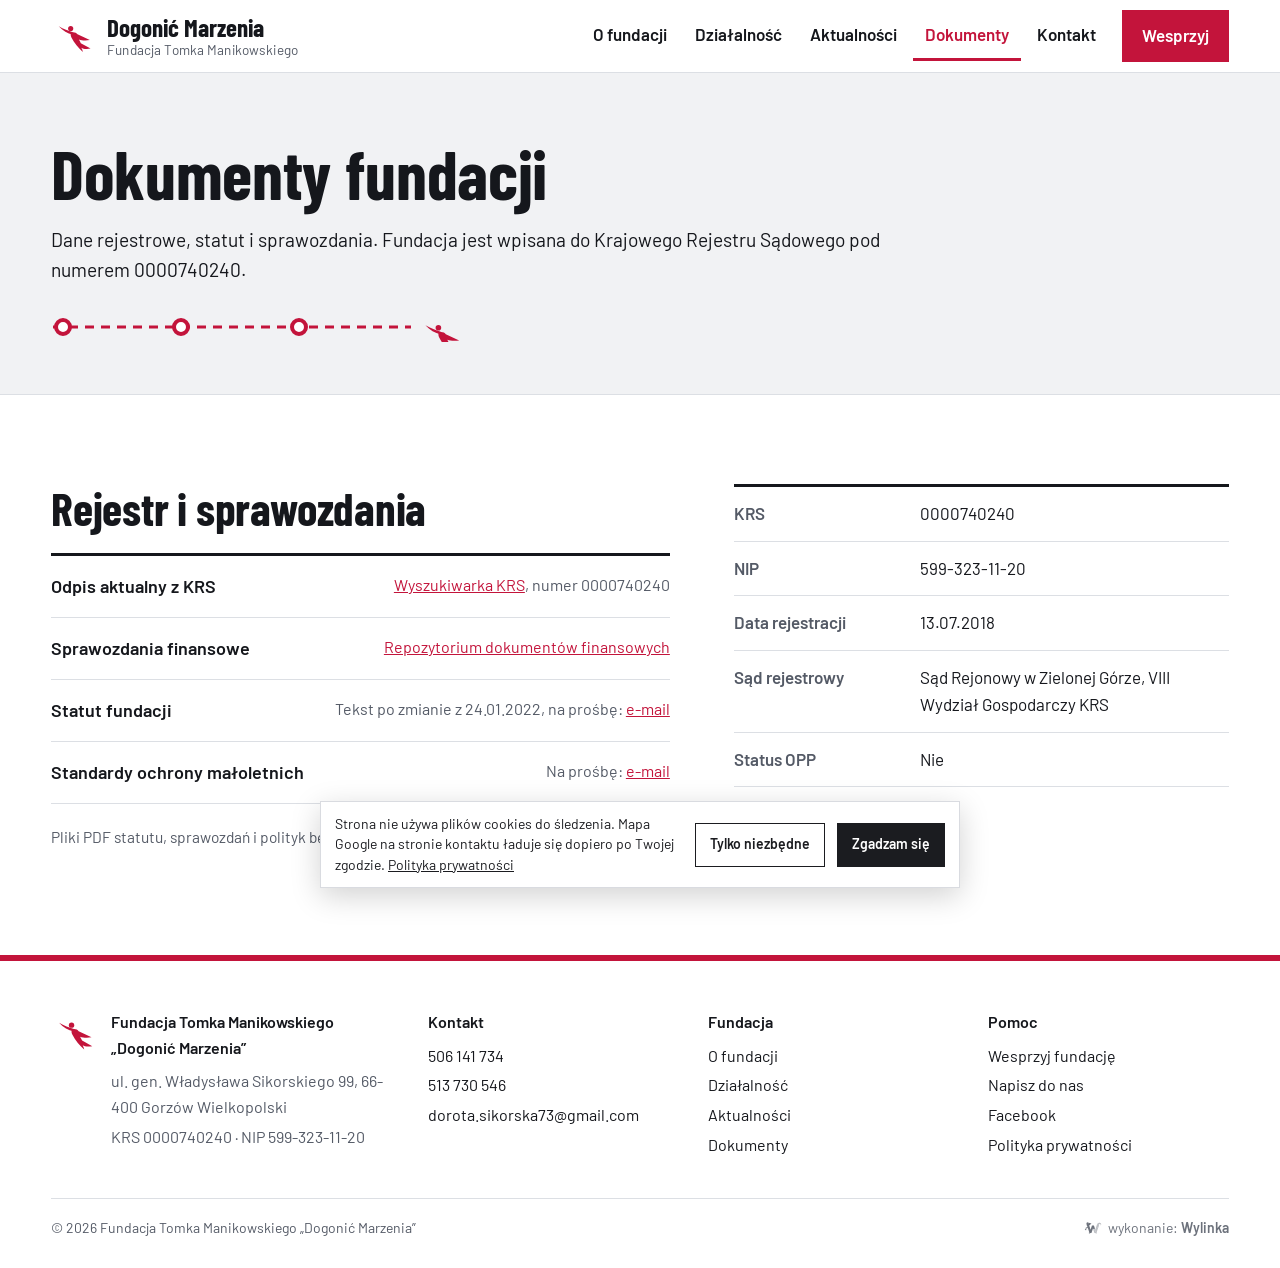
<file: dokumenty/index.html>
<!doctype html>
<html lang="pl"><head><meta charset="utf-8"><meta name="viewport" content="width=device-width,initial-scale=1">
<title>Dokumenty - KRS, statut i sprawozdania fundacji Dogonić Marzenia</title><meta name="description" content="Dane rejestrowe Fundacji Tomka Manikowskiego „Dogonić Marzenia”: KRS 0000740240, NIP 599-323-11-20, statut i sprawozdania finansowe."><meta name="robots" content="noindex,nofollow">
<link rel="canonical" href="https://disaster26.github.io/dogonic-marzenia-koncepcja/dokumenty/">
<meta property="og:type" content="website"><meta property="og:locale" content="pl_PL"><meta property="og:site_name" content="Fundacja Tomka Manikowskiego „Dogonić Marzenia”">
<meta property="og:title" content="Dokumenty - KRS, statut i sprawozdania fundacji Dogonić Marzenia"><meta property="og:description" content="Dane rejestrowe Fundacji Tomka Manikowskiego „Dogonić Marzenia”: KRS 0000740240, NIP 599-323-11-20, statut i sprawozdania finansowe."><meta property="og:url" content="https://disaster26.github.io/dogonic-marzenia-koncepcja/dokumenty/"><meta property="og:image" content="https://disaster26.github.io/dogonic-marzenia-koncepcja/img/zespol-logo-1200.webp">
<meta name="theme-color" content="#C3143B">
<link rel="icon" href="../favicon.svg" type="image/svg+xml"><link rel="icon" href="../favicon-48.png" sizes="48x48" type="image/png"><link rel="apple-touch-icon" href="../apple-touch-icon.png">
<link rel="preload" href="../fonts/bc-700-rdzen.woff2" as="font" type="font/woff2" crossorigin><link rel="preload" href="../fonts/b-400-rdzen.woff2" as="font" type="font/woff2" crossorigin>
<style>@font-face{font-family:"Barlow Condensed";font-style:normal;font-weight:700;font-display:swap;src:url(../fonts/bc-700-rdzen.woff2) format("woff2");unicode-range:U+0020-007E,U+00A0,U+00A9,U+00AB,U+00B0,U+00B7,U+00BB,U+00D3,U+00D7,U+00F3,U+2013-2014,U+2018-2019,U+201C-201E,U+2022,U+2026,U+20AC}@font-face{font-family:"Barlow Condensed";font-style:normal;font-weight:700;font-display:swap;src:url(../fonts/bc-700-pl.woff2) format("woff2");unicode-range:U+0104-0107,U+0118-0119,U+0141-0144,U+015A-015B,U+0179-017C}@font-face{font-family:"Barlow";font-style:normal;font-weight:400;font-display:swap;src:url(../fonts/b-400-rdzen.woff2) format("woff2");unicode-range:U+0020-007E,U+00A0,U+00A9,U+00AB,U+00B0,U+00B7,U+00BB,U+00D3,U+00D7,U+00F3,U+2013-2014,U+2018-2019,U+201C-201E,U+2022,U+2026,U+20AC}@font-face{font-family:"Barlow";font-style:normal;font-weight:400;font-display:swap;src:url(../fonts/b-400-pl.woff2) format("woff2");unicode-range:U+0104-0107,U+0118-0119,U+0141-0144,U+015A-015B,U+0179-017C}@font-face{font-family:"Barlow";font-style:normal;font-weight:600;font-display:swap;src:url(../fonts/b-600-rdzen.woff2) format("woff2");unicode-range:U+0020-007E,U+00A0,U+00A9,U+00AB,U+00B0,U+00B7,U+00BB,U+00D3,U+00D7,U+00F3,U+2013-2014,U+2018-2019,U+201C-201E,U+2022,U+2026,U+20AC}@font-face{font-family:"Barlow";font-style:normal;font-weight:600;font-display:swap;src:url(../fonts/b-600-pl.woff2) format("woff2");unicode-range:U+0104-0107,U+0118-0119,U+0141-0144,U+015A-015B,U+0179-017C}
:root{--red:#C3143B;--red2:#9C0E2E;--ink:#15171C;--mut:#545A66;--bg2:#F1F2F4;--asf:#17191E;--line:#DCDFE4;--hf:"Barlow Condensed","Arial Narrow",sans-serif;--bf:"Barlow",system-ui,-apple-system,"Segoe UI",sans-serif;--gut:clamp(16px,4vw,56px);--max:1480px}
*,*::before,*::after{box-sizing:border-box}
html{-webkit-text-size-adjust:100%;scroll-padding-top:80px}
body{margin:0;background:#fff;color:var(--ink);font:400 18px/1.62 var(--bf)}
img,svg{display:block;max-width:100%}
img{height:auto}
a{color:var(--red)}a:hover{color:var(--red2)}
h1,h2,h3{font-family:var(--hf);font-weight:700;line-height:1.04;letter-spacing:-.005em;margin:0 0 .45em;color:var(--ink)}
h1{font-size:clamp(38px,5.4vw,76px)}
h2{font-size:clamp(32px,3.6vw,54px)}
h3{font-size:clamp(23px,1.9vw,28px);line-height:1.12}
p{margin:0 0 1em}
.wrap{max-width:var(--max);margin:0 auto;padding:0 var(--gut)}
.btn,.btn-sm{display:inline-flex;align-items:center;justify-content:center;min-height:52px;padding:0 26px;background:var(--red);color:#fff;font:600 18px/1.1 var(--bf);text-decoration:none;border:2px solid var(--red);cursor:pointer;transition:background .15s,color .15s}
.btn:hover{background:var(--red2);border-color:var(--red2);color:#fff}
.btn.white{background:#fff;color:var(--red);border-color:#fff}.btn.white:hover{background:var(--ink);border-color:var(--ink);color:#fff}
.btn.line{background:transparent;color:#fff;border-color:#fff}.btn.line:hover{background:#fff;color:var(--red)}
.btn.dark{background:transparent;color:var(--ink);border-color:var(--ink)}.btn.dark:hover{background:var(--ink);color:#fff}
.btn-sm{min-height:44px;padding:0 16px;font-size:16px}
.btns{display:flex;flex-wrap:wrap;gap:12px}
/* naglowek */
.top{position:sticky;top:0;z-index:50;background:#fff;border-bottom:1px solid var(--line)}
.top-in{max-width:var(--max);margin:0 auto;padding:0 var(--gut);height:72px;display:flex;align-items:center;gap:24px}
.brand{display:flex;align-items:center;gap:10px;text-decoration:none;color:var(--ink);margin-right:auto}
.brand .logo{width:46px;height:46px;color:var(--red);flex:none}
.brand span{display:flex;flex-direction:column;line-height:1}
.brand b{font:700 25px/1 var(--hf);color:var(--ink)}
.brand small{font-size:13.5px;color:var(--mut);margin-top:3px;letter-spacing:.01em}
.menu{display:flex;align-items:center;gap:4px}
.menu a{color:var(--ink);text-decoration:none;font-weight:600;font-size:17px;padding:10px 12px;border-bottom:3px solid transparent}
.menu a:hover{color:var(--red)}
.menu a[aria-current=page]{color:var(--red);border-bottom-color:var(--red)}
.menu .menu-cta{background:var(--red);color:#fff;margin-left:10px;padding:12px 20px;border:0}
.menu .menu-cta:hover,.menu .menu-cta[aria-current=page]{background:var(--red2);color:#fff}
.burger{display:none;width:48px;height:48px;border:0;background:none;cursor:pointer;position:relative;margin-right:-10px}
.burger span,.burger span::before,.burger span::after{position:absolute;left:12px;width:24px;height:2.5px;background:var(--ink);content:"";transition:transform .2s}
.burger span{top:23px}.burger span::before{top:-8px;left:0}.burger span::after{top:8px;left:0}
.menu-open .burger span{background:transparent}.menu-open .burger span::before{transform:translateY(8px) rotate(45deg)}.menu-open .burger span::after{transform:translateY(-8px) rotate(-45deg)}
@media (max-width:1080px){
 .top-in{height:64px}
 .brand .logo{width:40px;height:40px}.brand b{font-size:22px}.brand small{font-size:12.5px}
 .burger{display:block}
 .menu{display:none;position:fixed;top:64px;left:0;right:0;bottom:0;background:#fff;flex-direction:column;align-items:stretch;gap:0;padding:8px var(--gut) 24px;overflow:auto}
 .menu-open .menu{display:flex}
 .menu a{font:700 30px/1.1 var(--hf);padding:14px 0;border-bottom:1px solid var(--line)}
 .menu a[aria-current=page]{border-bottom-color:var(--line);color:var(--red)}
 .menu .menu-cta{margin:20px 0 0;text-align:center;padding:16px;font-size:26px}
}
/* HERO - mozaika prawdziwych zdjec + czerwony blok z haslem */
.hero{position:relative;background:var(--asf)}
.hero .tiles{display:grid;grid-template-columns:repeat(4,minmax(0,1fr));height:min(calc(100svh - 72px),780px);min-height:560px}
.hero .tiles a,.hero .tiles img{height:100%;width:100%}
.hero .tiles img{object-fit:cover}
.hero .tiles .t5{display:none}
.hero-card{position:absolute;left:max(var(--gut),calc((100vw - var(--max))/2 + var(--gut)));bottom:clamp(28px,5vh,64px);width:min(720px,46%);background:var(--red);color:#fff;padding:clamp(28px,3vw,48px)}
.hero-card h1{color:#fff;font-size:clamp(40px,4.3vw,68px);margin-bottom:18px}
.hero-card p{font-size:clamp(18px,1.35vw,21px);line-height:1.55;margin:0 0 26px;max-width:38em}
.hero-card .route{position:absolute;right:clamp(18px,2vw,32px);top:clamp(18px,2vw,30px);width:86px;color:#fff;opacity:.95}
.hero-m{display:none}
@media (min-width:1700px){.hero .tiles{grid-template-columns:repeat(5,minmax(0,1fr));height:min(calc(100svh - 72px),940px)}.hero .tiles .t5{display:block}}
@media (max-width:1080px){.hero .tiles{grid-template-columns:repeat(3,minmax(0,1fr));height:auto;min-height:0;aspect-ratio:16/9}.hero .tiles .t4{display:none}.hero-card{position:relative;left:auto;bottom:auto;width:auto;margin:-60px var(--gut) 0;z-index:2}}
@media (max-width:760px){
 .hero{display:flex;flex-direction:column;min-height:calc(100svh - 65px);background:var(--red)}
 .hero .tiles{display:none}
 .hero-m{display:block;flex:1 1 auto;min-height:150px;position:relative;overflow:hidden}
 .hero-m img{position:absolute;inset:0;width:100%;height:100%;object-fit:cover;object-position:50% 35%}
 .hero-card{margin:0;padding:22px 16px 26px;flex:0 0 auto}
 .hero-card h1{font-size:clamp(31px,8.6vw,40px);margin-bottom:12px}
 .hero-card p{font-size:16.5px;margin-bottom:26px}
 .hero-card .route{display:none}
 .hero-card .btn{flex:1 1 auto;padding:0 14px;min-height:50px;font-size:17px}
}
/* sekcje */
.sec{padding:clamp(56px,7vw,112px) 0}
.sec.grey{background:var(--bg2)}
.lead{font-size:clamp(19px,1.5vw,22px);line-height:1.55;color:var(--ink);max-width:44em}
.mut{color:var(--mut)}
.small{font-size:15.5px;color:var(--mut)}
.head{display:grid;grid-template-columns:minmax(0,1fr) minmax(0,1fr);gap:24px 64px;align-items:end;margin-bottom:clamp(28px,3vw,48px)}
.head h2{margin:0}.head p{margin:0;color:var(--mut)}
/* trasa: etapy na przerywanej linii */
.trasa{list-style:none;margin:0;padding:0;display:grid;grid-template-columns:repeat(4,minmax(0,1fr));gap:0 clamp(20px,2.4vw,44px);position:relative}
.trasa::before{content:"";position:absolute;left:0;right:64px;top:13px;border-top:3px dashed var(--red)}
.trasa li{position:relative;padding-top:52px}
.trasa li::before{content:"";position:absolute;left:0;top:2px;width:26px;height:26px;border-radius:50%;background:#fff;border:6px solid var(--red)}
.trasa .km{font:700 16px/1 var(--bf);color:var(--red);display:block;margin-bottom:10px}
.trasa h3{margin-bottom:10px}
.trasa p{margin:0;color:var(--mut);font-size:17px}
.trasa .runner{position:absolute;right:0;top:-24px;width:64px;color:var(--red)}
@media (max-width:900px){
 .trasa{grid-template-columns:minmax(0,1fr);gap:28px;padding-left:48px}
 .trasa::before{left:11px;right:auto;top:8px;bottom:60px;border-top:0;border-left:3px dashed var(--red)}
 .trasa li{padding-top:0}
 .trasa li::before{left:-48px;top:0}
 .trasa .runner{position:relative;right:auto;top:auto;left:-58px;width:52px;margin-top:-8px;transform:rotate(90deg)}
}
/* projekty z prawdziwymi zdjeciami */
.proj{display:grid;grid-template-columns:repeat(3,minmax(0,1fr));gap:clamp(20px,2.4vw,40px)}
.proj article{display:flex;flex-direction:column}
.proj .ph{aspect-ratio:4/3;overflow:hidden;background:#dde0e5;margin-bottom:20px}
.proj .ph img{width:100%;height:100%;object-fit:cover;transition:transform .4s}
.proj .ph a:hover img{transform:scale(1.03)}
.proj h3{margin-bottom:8px}
.proj p{color:var(--mut);font-size:17px;margin:0 0 10px}
.proj .when{font-weight:600;color:var(--ink);font-size:16px}
/* ciemna sekcja: historia biegu */
.dark{background:var(--asf);color:#E4E6EA}
.dark h2,.dark h3{color:#fff}
.dark a{color:#fff}
.story{display:grid;grid-template-columns:minmax(0,1.1fr) minmax(0,1fr);gap:clamp(32px,5vw,96px);align-items:center}
.miles{list-style:none;margin:28px 0 0;padding:0;border-top:1px solid #34373F}
.miles li{display:grid;grid-template-columns:96px minmax(0,1fr);gap:20px;padding:16px 0;border-bottom:1px solid #34373F}
.miles b{font:700 30px/1 var(--hf);color:#fff}
.miles span{color:#C9CCD3;font-size:17px}
.quote{font:700 clamp(26px,2.4vw,36px)/1.18 var(--hf);color:#fff;margin:0 0 14px;padding-left:22px;border-left:5px solid var(--red)}
.story .phs{display:grid;grid-template-columns:minmax(0,1fr) minmax(0,1fr);gap:12px}
.story .phs img{width:100%;aspect-ratio:3/4;object-fit:cover}
.story .phs a:first-child{grid-row:span 2}.story .phs a:first-child img{aspect-ratio:auto;height:100%}
/* aktualnosci */
.strip{display:grid;grid-template-columns:repeat(3,minmax(0,1fr));gap:clamp(20px,2.4vw,40px)}
.news .ph{aspect-ratio:4/3;overflow:hidden;background:#dde0e5;margin-bottom:16px}
.news .ph img{width:100%;height:100%;object-fit:cover}
.news time{display:block;font-weight:600;color:var(--red);font-size:15.5px;margin-bottom:6px}
.news h3{margin-bottom:8px}
.news p{color:var(--mut);font-size:17px;margin:0}
@media (max-width:900px){
 .strip{display:flex;overflow-x:auto;scroll-snap-type:x mandatory;gap:16px;padding-bottom:8px;scrollbar-width:thin}
 .strip>*{flex:0 0 82%;scroll-snap-align:start}
}
/* pas wsparcia */
.band{background:var(--red);color:#fff;padding:clamp(52px,6vw,96px) 0}
.band .in{display:grid;grid-template-columns:minmax(0,1.3fr) auto;gap:24px 64px;align-items:center}
.band h2{color:#fff;margin-bottom:12px}
.band p{margin:0;font-size:clamp(18px,1.4vw,21px);max-width:40em}
/* kontakt skrot */
.reach{display:grid;grid-template-columns:repeat(3,minmax(0,1fr));gap:24px 48px}
.reach div{border-top:3px solid var(--ink);padding-top:16px}
.reach b{display:block;font-weight:600;color:var(--mut);font-size:15.5px;margin-bottom:6px}
.reach a,.reach span{font:700 clamp(24px,2vw,30px)/1.15 var(--hf);color:var(--ink);text-decoration:none}
.reach a:hover{color:var(--red)}
/* podstrony */
.phead{background:var(--bg2);padding:clamp(40px,5vw,80px) 0 clamp(32px,4vw,56px);border-bottom:1px solid var(--line)}
.phead h1{max-width:20em;margin-bottom:16px}
.phead .lead{margin:0}
.phead .route{width:100%;max-width:420px;height:30px;color:var(--red);margin-top:28px}
.cols{display:grid;grid-template-columns:minmax(0,1.25fr) minmax(0,1fr);gap:clamp(32px,5vw,96px);align-items:start}
.prose{max-width:46em}
.prose h2{font-size:clamp(28px,2.8vw,42px);margin-top:1.4em}
.prose h2:first-child{margin-top:0}
.prose ul{padding-left:1.2em}.prose li{margin-bottom:.4em}
.facts{list-style:none;margin:0;padding:0;border-top:3px solid var(--ink)}
.facts li{display:grid;grid-template-columns:minmax(0,10em) minmax(0,1fr);gap:16px;padding:13px 0;border-bottom:1px solid var(--line);font-size:17px}
.facts b{font-weight:600;color:var(--mut)}
.blocks{display:grid;grid-template-columns:repeat(2,minmax(0,1fr));gap:clamp(36px,4vw,64px) clamp(28px,4vw,72px)}
.block .ph{aspect-ratio:3/2;overflow:hidden;background:#dde0e5;margin-bottom:20px}
.block .ph img{width:100%;height:100%;object-fit:cover}
.block p{color:var(--mut);font-size:17.5px}
.gal{display:grid;grid-template-columns:repeat(4,minmax(0,1fr));gap:10px}
.gal img{width:100%;aspect-ratio:1/1;object-fit:cover}
.list{list-style:none;margin:0;padding:0;border-top:3px solid var(--ink)}
.list li{display:grid;grid-template-columns:minmax(0,9em) minmax(0,1fr) minmax(0,160px);gap:24px;padding:22px 0;border-bottom:1px solid var(--line);align-items:start}
.list time{font-weight:600;color:var(--red)}
.list h3{margin-bottom:6px}
.list p{margin:0;color:var(--mut);font-size:17px}
.list img{width:160px;aspect-ratio:4/3;object-fit:cover}
.acct{background:var(--bg2);border-top:5px solid var(--red);padding:clamp(22px,3vw,36px)}
.acct dl{margin:0;display:grid;grid-template-columns:minmax(0,9em) minmax(0,1fr);gap:10px 18px;font-size:17px}
.acct dt{color:var(--mut);font-weight:600}.acct dd{margin:0}
.big-tel{font:700 clamp(30px,3vw,44px)/1.1 var(--hf);color:var(--ink);text-decoration:none}
.form{display:grid;gap:16px}
.f-2{display:grid;grid-template-columns:minmax(0,1fr) minmax(0,1fr);gap:16px}
.f-row label{display:block;font-weight:600;font-size:16px;margin-bottom:6px}
.f-row input,.f-row select,.f-row textarea{width:100%;font:inherit;font-size:17px;padding:12px 14px;border:1.5px solid #9EA3AD;background:#fff;color:var(--ink);border-radius:0}
.f-row input:focus,.f-row select:focus,.f-row textarea:focus{outline:3px solid rgba(195,20,59,.25);border-color:var(--red)}
.f-check{display:flex;gap:12px;align-items:flex-start;font-size:15.5px;color:var(--mut)}
.f-check input{width:22px;height:22px;margin-top:2px;accent-color:var(--red);flex:none}
.f-status{margin:0;font-weight:600;min-height:1.6em}.f-status.ok{color:#17663A}.f-status.err{color:var(--red2)}
.form .btn{justify-self:start}
.docs{list-style:none;margin:0;padding:0;border-top:3px solid var(--ink)}
.docs li{display:flex;justify-content:space-between;gap:16px;flex-wrap:wrap;padding:16px 0;border-bottom:1px solid var(--line)}
.docs b{font-weight:600}
.docs span{color:var(--mut);font-size:16px}
@media (max-width:900px){
 .head,.cols,.story,.band .in,.blocks{grid-template-columns:minmax(0,1fr)}
 .proj{grid-template-columns:minmax(0,1fr);gap:40px}
 .reach{grid-template-columns:minmax(0,1fr)}
 .gal{grid-template-columns:repeat(2,minmax(0,1fr))}
 .list li{grid-template-columns:minmax(0,1fr);gap:6px}.list img{width:100%;max-width:420px}
 .facts li,.acct dl{grid-template-columns:minmax(0,1fr);gap:2px}.acct dd{margin-bottom:8px}
 .f-2{grid-template-columns:minmax(0,1fr)}
 .miles li{grid-template-columns:72px minmax(0,1fr)}
}
@media (min-width:1900px){:root{--max:1800px}body{font-size:19px}.proj,.strip{gap:48px}}
/* stopka */
.foot{background:#fff;border-top:6px solid var(--red);color:var(--mut);font-size:16px;padding:48px 0 28px}
.foot .in{display:grid;grid-template-columns:minmax(0,1.4fr) repeat(3,minmax(0,1fr));gap:28px 40px}
.foot b{display:block;color:var(--ink);font-weight:600;margin-bottom:8px}
.foot p{margin:0 0 4px}
.foot a{color:var(--ink);text-decoration:none;overflow-wrap:anywhere}.foot .wylinka-badge b{display:inline;margin:0;color:inherit}.foot .wylinka-badge{color:var(--mut)}.foot a:hover{color:var(--red)}
.foot .brandf{display:flex;gap:12px;align-items:flex-start}
.foot .brandf svg{width:48px;height:48px;color:var(--red);flex:none}
.foot .bottom{display:flex;flex-wrap:wrap;justify-content:space-between;gap:10px 24px;align-items:center;margin-top:36px;padding-top:18px;border-top:1px solid var(--line);font-size:14px}
.foot .bottom .wylinka-badge{font-size:1em;white-space:nowrap}
@media (max-width:900px){.foot .in{grid-template-columns:minmax(0,1fr) minmax(0,1fr)}.foot .in>div:first-child{grid-column:1/-1}}

.lbox{position:fixed;inset:0;z-index:100;background:rgba(10,10,12,.94);display:none;align-items:center;justify-content:center;flex-direction:column;padding:56px 12px 24px}
.lbox.on{display:flex}
.lbox img{max-width:min(100%,1100px);max-height:calc(100vh - 140px);width:auto;height:auto;object-fit:contain}
.lbox p{color:#e9e9ee;font-size:15px;margin:12px 0 0;text-align:center;max-width:60ch}
.lbox button{position:absolute;background:none;border:0;color:#fff;font-size:44px;line-height:1;cursor:pointer;width:56px;height:56px}
.lb-x{top:6px;right:6px}.lb-p{left:4px;top:50%;margin-top:-28px}.lb-n{right:4px;top:50%;margin-top:-28px}
a.lb{display:block;cursor:zoom-in}
.cookies{position:fixed;left:12px;right:12px;bottom:12px;z-index:90;max-width:640px;margin:0 auto;background:#fff;color:#1b1c20;border:1px solid #d9dbe0;box-shadow:0 8px 30px rgba(0,0,0,.18);padding:12px 14px;display:flex;flex-wrap:wrap;gap:8px 12px;align-items:center;font-size:14px;line-height:1.45}
.cookies[hidden]{display:none}
.cookies p{margin:0;flex:1 1 280px}
.cookies a{color:inherit}
.cookies button{font:inherit;font-weight:600;padding:10px 14px;min-height:44px;border:1px solid #1b1c20;background:#fff;color:#1b1c20;cursor:pointer}
.cookies button.yes{background:#1b1c20;color:#fff}
.map{position:relative;aspect-ratio:16/10;background:#e7e8ec;overflow:hidden}
.map iframe{position:absolute;inset:0;width:100%;height:100%;border:0}
.map .nomap{position:absolute;inset:0;display:flex;flex-direction:column;align-items:center;justify-content:center;text-align:center;padding:20px;gap:10px;font-size:15px}
.hp{position:absolute!important;left:-9999px!important;width:1px;height:1px;overflow:hidden}
.skip{position:absolute;left:-9999px;top:0}.skip:focus{left:12px;top:12px;z-index:200;background:#fff;color:#000;padding:10px 14px}
.wylinka-badge{display:inline-flex;align-items:center;gap:.4em;color:inherit;text-decoration:none;font-size:.875em;line-height:1;opacity:.85}
.wylinka-badge:hover,.wylinka-badge:focus-visible{opacity:1}
.wylinka-badge:focus-visible{outline:2px solid currentColor;outline-offset:3px;border-radius:2px}
.wylinka-badge svg{width:18px;height:18px;flex:none;overflow:visible}
.wylinka-badge b{font-weight:600}
.wylinka-badge .wy-old{opacity:.45;transform-origin:40px 30px;transition:transform .32s cubic-bezier(.3,.7,.4,1),opacity .32s ease-out}
.wylinka-badge .wy-pod{opacity:0;transition:opacity .2s ease-out .08s}
.wylinka-badge:hover .wy-old,.wylinka-badge:focus-visible .wy-old{transform:translate(9px,7px) rotate(9deg);opacity:0}
.wylinka-badge:hover .wy-pod,.wylinka-badge:focus-visible .wy-pod{opacity:1}
@media (prefers-reduced-motion:reduce){.wylinka-badge .wy-old,.wylinka-badge .wy-pod{transition:none}.wylinka-badge:hover .wy-old,.wylinka-badge:focus-visible .wy-old{transform:none;opacity:.45}.wylinka-badge:hover .wy-pod,.wylinka-badge:focus-visible .wy-pod{opacity:0}}</style><script type="application/ld+json">{"@context":"https://schema.org","@type":"NGO","@id":"https://disaster26.github.io/dogonic-marzenia-koncepcja/#fundacja","name":"Fundacja Tomka Manikowskiego „Dogonić Marzenia”","alternateName":"Fundacja Dogonić Marzenia","url":"https://disaster26.github.io/dogonic-marzenia-koncepcja/","logo":"https://disaster26.github.io/dogonic-marzenia-koncepcja/logo.png","image":"https://disaster26.github.io/dogonic-marzenia-koncepcja/img/zespol-logo-1200.webp","description":"Fundacja z Gorzowa Wielkopolskiego pomagająca osobom w kryzysie bezdomności i uzależnienia: streetworking, terapia, mieszkania treningowe, aktywizacja zawodowa.","foundingDate":"2018","founder":{"@type":"Person","name":"Tomasz Manikowski"},"address":{"@type":"PostalAddress","streetAddress":"ul. gen. Władysława Sikorskiego 99","postalCode":"66-400","addressLocality":"Gorzów Wielkopolski","addressCountry":"PL"},"telephone":"+48506141734","email":"dorota.sikorska73@gmail.com","taxID":"5993231120","sameAs":["https://www.facebook.com/tmdogonicmarzenia/"],"identifier":[{"@type":"PropertyValue","propertyID":"KRS","value":"0000740240"},{"@type":"PropertyValue","propertyID":"NIP","value":"5993231120"}],"areaServed":"Gorzów Wielkopolski"}</script><script type="application/ld+json">{"@context":"https://schema.org","@type":"BreadcrumbList","itemListElement":[{"@type":"ListItem","position":1,"name":"Strona główna","item":"https://disaster26.github.io/dogonic-marzenia-koncepcja/"},{"@type":"ListItem","position":2,"name":"Dokumenty","item":"https://disaster26.github.io/dogonic-marzenia-koncepcja/dokumenty/"}]}</script>
</head><body class="">
<a class="skip" href="#tresc">Przejdź do treści</a>
<header class="top"><div class="top-in">
<a class="brand" href="../"><svg class="logo" viewBox="0 0 100 100" aria-hidden="true"><g fill="currentColor"><path d="M46.5 46.6C36.5 44.2 25.6 38.4 16.8 28.6C27.4 34.6 37.6 38.6 47.6 41.6Z"/><circle cx="42.8" cy="33.6" r="5.6"/><path d="M43.6 42.6C49.2 40.6 55 42.4 57.6 46.4L84.4 58.8C75 60.4 66.6 59.6 60.6 57.6C62.6 61 64 63.6 64.8 65.8L86 77.4C77 79.4 69.6 78 66 75.6C67.6 78.6 68.8 81.6 69.2 84.6C59.6 76.4 50.4 64.8 44.4 53.2C42.6 49.6 42.2 45.6 43.6 42.6Z"/></g></svg><span><b>Dogonić Marzenia</b><small>Fundacja Tomka Manikowskiego</small></span></a>
<nav id="menu" class="menu" aria-label="Menu główne"><a href="../o-fundacji/">O fundacji</a><a href="../dzialalnosc/">Działalność</a><a href="../aktualnosci/">Aktualności</a><a href="../dokumenty/" aria-current="page">Dokumenty</a><a href="../kontakt/">Kontakt</a><a class="menu-cta" href="../wesprzyj/">Wesprzyj</a></nav>
<button class="burger" type="button" aria-expanded="false" aria-controls="menu" aria-label="Menu"><span></span></button>
</div></header>
<main id="tresc"><section class="phead"><div class="wrap"><h1>Dokumenty fundacji</h1><p class="lead">Dane rejestrowe, statut i sprawozdania. Fundacja jest wpisana do Krajowego Rejestru Sądowego pod numerem 0000740240.</p><svg class="route" viewBox="0 0 420 30" preserveAspectRatio="xMinYMid meet" aria-hidden="true"><path d="M2 15H360" stroke="currentColor" stroke-width="3" stroke-dasharray="9 7"/><circle cx="12" cy="15" r="7" fill="#fff" stroke="currentColor" stroke-width="4"/><circle cx="130" cy="15" r="7" fill="#fff" stroke="currentColor" stroke-width="4"/><circle cx="248" cy="15" r="7" fill="#fff" stroke="currentColor" stroke-width="4"/><g transform="translate(366 -1) scale(.5)" fill="currentColor"><path d="M46.5 46.6C36.5 44.2 25.6 38.4 16.8 28.6C27.4 34.6 37.6 38.6 47.6 41.6Z"/><circle cx="42.8" cy="33.6" r="5.6"/><path d="M43.6 42.6C49.2 40.6 55 42.4 57.6 46.4L84.4 58.8C75 60.4 66.6 59.6 60.6 57.6C62.6 61 64 63.6 64.8 65.8L86 77.4C77 79.4 69.6 78 66 75.6C67.6 78.6 68.8 81.6 69.2 84.6C59.6 76.4 50.4 64.8 44.4 53.2C42.6 49.6 42.2 45.6 43.6 42.6Z"/></g></svg></div></section>
<section class="sec"><div class="wrap cols">
<div>
<h2>Rejestr i sprawozdania</h2>
<ul class="docs">
<li><b>Odpis aktualny z KRS</b><span><a href="https://wyszukiwarka-krs.ms.gov.pl/" rel="noopener">Wyszukiwarka KRS</a>, numer 0000740240</span></li>
<li><b>Sprawozdania finansowe</b><span><a href="https://ekrs.ms.gov.pl/rdf/pd/search_df" rel="noopener">Repozytorium dokumentów finansowych</a></span></li>
<li><b>Statut fundacji</b><span>Tekst po zmianie z 24.01.2022, na prośbę: <a href="mailto:dorota.sikorska73@gmail.com">e-mail</a></span></li>
<li><b>Standardy ochrony małoletnich</b><span>Na prośbę: <a href="mailto:dorota.sikorska73@gmail.com">e-mail</a></span></li>
</ul>
<p class="small" style="margin-top:20px">Pliki PDF statutu, sprawozdań i polityk będą dodawane na tej stronie na bieżąco.</p>
</div>
<aside><ul class="facts">
<li><b>KRS</b><span>0000740240</span></li><li><b>NIP</b><span>599-323-11-20</span></li>
<li><b>Data rejestracji</b><span>13.07.2018</span></li><li><b>Sąd rejestrowy</b><span>Sąd Rejonowy w Zielonej Górze, VIII Wydział Gospodarczy KRS</span></li>
<li><b>Status OPP</b><span>Nie</span></li>
</ul></aside>
</div></section></main>
<footer class="foot"><div class="wrap">
<div class="in">
<div class="brandf"><svg  viewBox="0 0 100 100" aria-hidden="true"><g fill="currentColor"><path d="M46.5 46.6C36.5 44.2 25.6 38.4 16.8 28.6C27.4 34.6 37.6 38.6 47.6 41.6Z"/><circle cx="42.8" cy="33.6" r="5.6"/><path d="M43.6 42.6C49.2 40.6 55 42.4 57.6 46.4L84.4 58.8C75 60.4 66.6 59.6 60.6 57.6C62.6 61 64 63.6 64.8 65.8L86 77.4C77 79.4 69.6 78 66 75.6C67.6 78.6 68.8 81.6 69.2 84.6C59.6 76.4 50.4 64.8 44.4 53.2C42.6 49.6 42.2 45.6 43.6 42.6Z"/></g></svg><div><b>Fundacja Tomka Manikowskiego „Dogonić Marzenia”</b><p>ul. gen. Władysława Sikorskiego 99, 66-400 Gorzów Wielkopolski</p><p>KRS 0000740240 · NIP 599-323-11-20</p></div></div>
<div><b>Kontakt</b><p><a href="tel:+48506141734">506 141 734</a></p><p><a href="tel:+48513730546">513 730 546</a></p><p><a href="mailto:dorota.sikorska73@gmail.com">dorota.sikorska73@gmail.com</a></p></div>
<div><b>Fundacja</b><p><a href="../o-fundacji/">O fundacji</a></p><p><a href="../dzialalnosc/">Działalność</a></p><p><a href="../aktualnosci/">Aktualności</a></p><p><a href="../dokumenty/">Dokumenty</a></p></div>
<div><b>Pomoc</b><p><a href="../wesprzyj/">Wesprzyj fundację</a></p><p><a href="../kontakt/">Napisz do nas</a></p><p><a href="https://www.facebook.com/tmdogonicmarzenia/" rel="noopener">Facebook</a></p><p><a href="../polityka-prywatnosci/">Polityka prywatności</a></p></div>
</div>
<div class="bottom"><span>© 2026 Fundacja Tomka Manikowskiego „Dogonić Marzenia”</span><a class="wylinka-badge" href="https://wylinka.pl/?utm_source=dogonicmarzenia.pl&amp;utm_medium=stopka&amp;utm_campaign=wykonanie" rel="noopener" title="Strona wykonana przez Wylinka"><svg viewBox="0 0 64 64" aria-hidden="true" focusable="false" fill="currentColor"><path d="M9.8 22.8l-1.2-7.9 2.2-3.7 15.5 4.6-.5 1.5-7.2 5.5 4.7 15.6 5-15.6 7 0 4.1 12.7-4.2-.9-2.6 1.8-.8-2.2-5.3 15.6-4.3 0 .4 .2-2.1 2.8-1.3-1.1 1.1-1.4-3.1 .2-.1-1.7 2.2-.1-5.7-16.5-4.8 .6-.8 3.1 0 .5-.3 .5 .8 2.2-1.6 .5-.4-1.3-.8 1.6-1.5-.8 .8-1.6-1.4 .6-.6-1.6 2.3-.8 .2-.4 1.3-4.8 5.9-.8-2.4-6.9zM15.2 13.7l-.1-.4-.4 .8-.1 .8 .1 1 .1 .4 .3 .7 .3-.9 .1-.7 0-.8z"/><path class="wy-pod" d="M37.1 49.8l-4.5-13.3 2.6-1.8 4.2 .9 .9 2.8 3-9.7 0-.5 .1-.8 3.2-8.4 .5-1 .6-1 .9-1.1 1.3-1 1.1-.7 1.4-.5 1.4-.3 .7 0 .9 0 1.2 .3 1.4 .6 .8 .5 .7 .7 .6 .7 .5 .9 .3 .9 .1 .9 0 .8-.2 .9-.5 .9-.5 .6-.7 .5-.7 .3-.1-.1 0-.1 .5-.5 .3-.7 .2-.5 0-.6-.1-.6-.3-.7-.4-.5-.4-.4-.5-.3-.6-.3-.7 0-.7 .1-.6 .1-.5 .4-.5 .5-.3 .5-.2 .7-.1 1.5-1.4 5.1-.8 3.3-.3 .7-.5 .7-6 17.5 1.9 .1-.1 1.7-3.1-.2 1.1 1.4-1.3 1.1-2.1-2.8 .4-.2z"/><path class="wy-old" d="M40.8 50l.4-.2-4.1 0-4.2-12.5 2.5-1.7 4.3 .9 .6 1.9 .6-1.6 0-.3 2.4-7.8 0-.5 .1-.8 3.2-8.4 .4-.8 .6-.9 .9-1.2 .9-.9 1.3-.8 1.4-.6 1.2-.3 1.4-.1 1.3 .1 .6 .2 .8 .3 1.1 .6 .9 .7 .7 .9 .5 .9 .3 .9 .1 1.1-.1 .9-.3 .9-.4 .7-.6 .7-.6 .4-.6 .2-.1-.1 0-.1 .5-.5 .3-.7 .2-.5 0-.5-.1-.6-.2-.6-.3-.5-.4-.5-.5-.3-.6-.3-.7-.1-.6 0-.6 .1-.6 .3-.6 .5-.3 .4-.2 .5-.1 .5-.1 1.5-1.4 5.1-.8 3.3-.3 .7-.5 .7-6 17.5 1.9 .1-.1 1.7-3.1-.2 1.1 1.4-1.3 1.1zM49.6 17.1l.6 1.7-1.5 1.9 .4 .4 1.8-2.1-.7-2.1zM48.1 28.3l.5 1.8-1.7 1.8 .4 .4 1.9-2-.6-2.2zM37.9 41.7l1.7-1.5-.4-.4-1.7 1.4zM42.6 38.7l-1.5 2.8 1.1 2-1.3 2.6 .5 .2 1.5-2.8-1.1-2 1.4-2.5z"/></svg><span>wykonanie: <b>Wylinka</b></span></a></div>
</div></footer>
<div class="cookies" id="cookies" hidden><p>Strona nie używa plików cookies do śledzenia. Mapa Google na stronie kontaktu ładuje się dopiero po Twojej zgodzie. <a href="../polityka-prywatnosci/">Polityka prywatności</a></p><button type="button" data-zgoda="nie">Tylko niezbędne</button><button type="button" class="yes" data-zgoda="tak">Zgadzam się</button></div><script>try{if(!localStorage.getItem('zgoda'))document.getElementById('cookies').hidden=false}catch(e){document.getElementById('cookies').hidden=false}</script>
<script defer src="../app.js"></script>
</body></html>
</file>
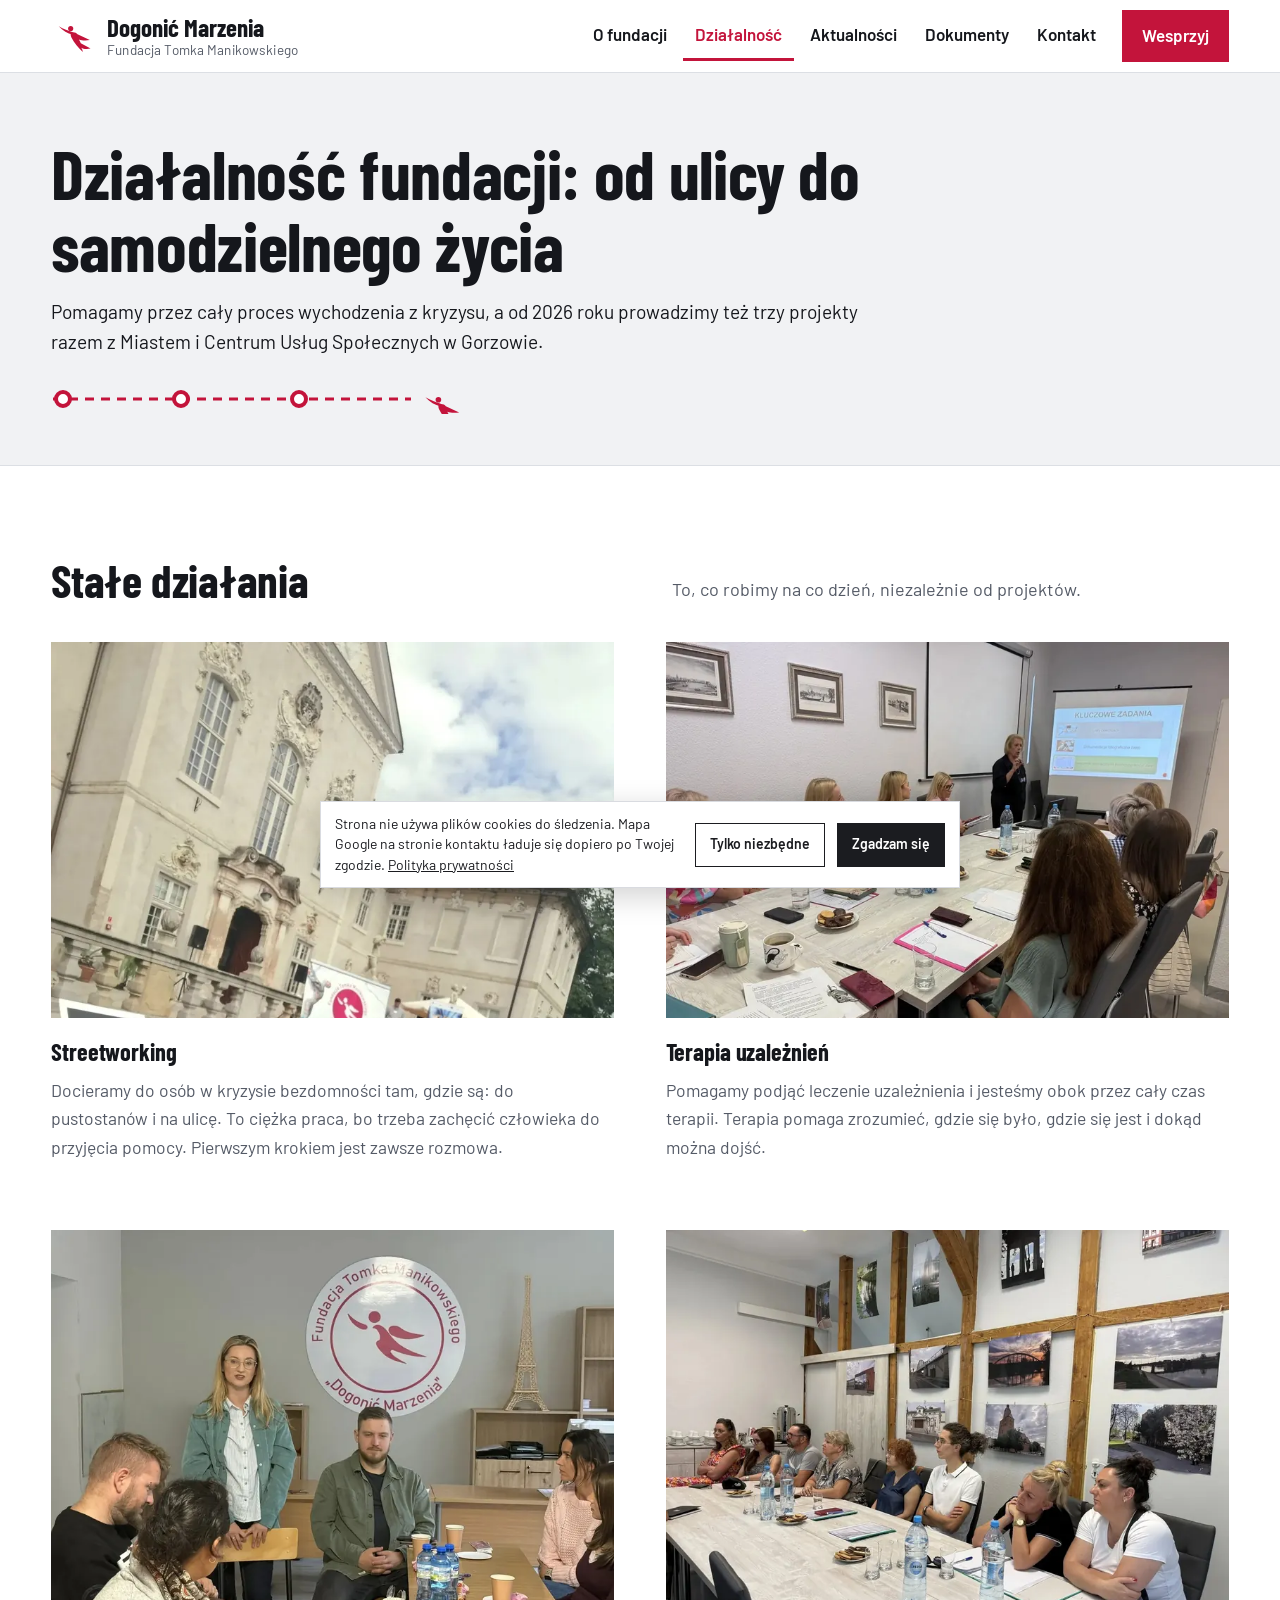
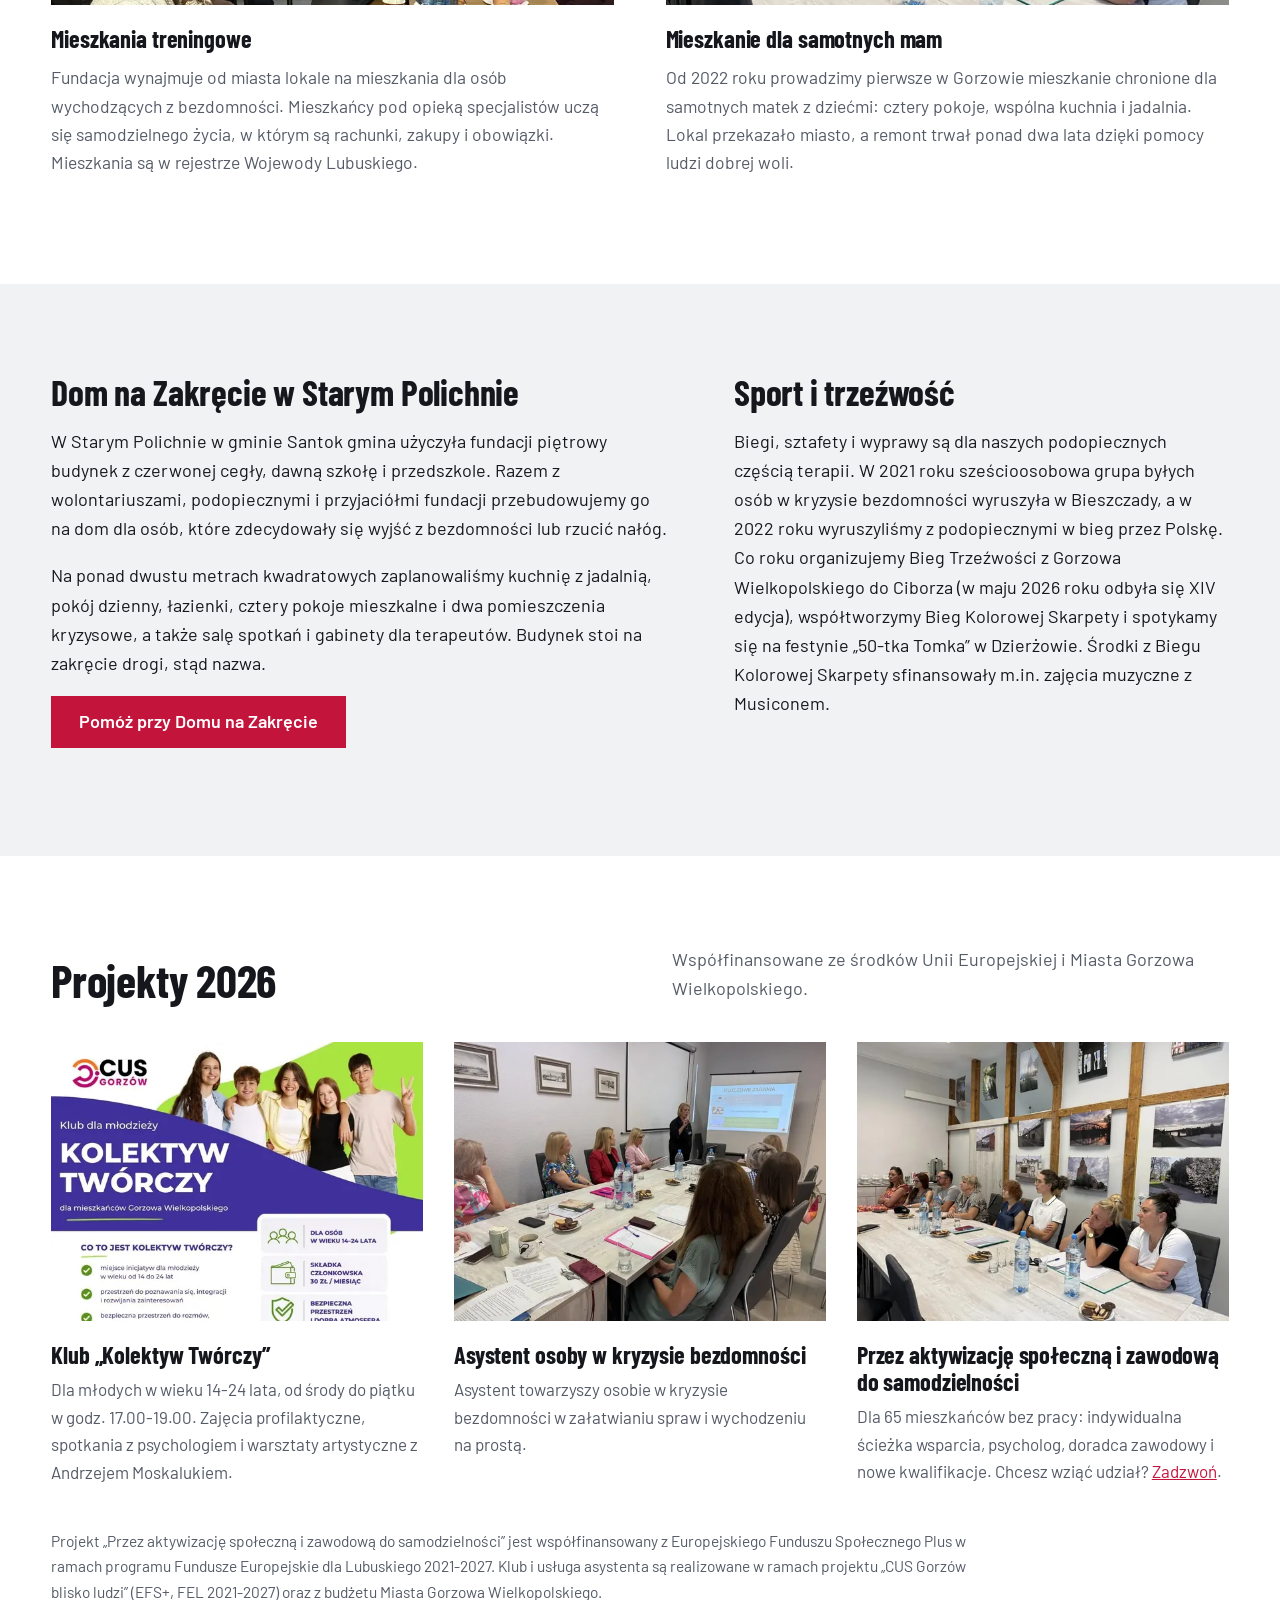
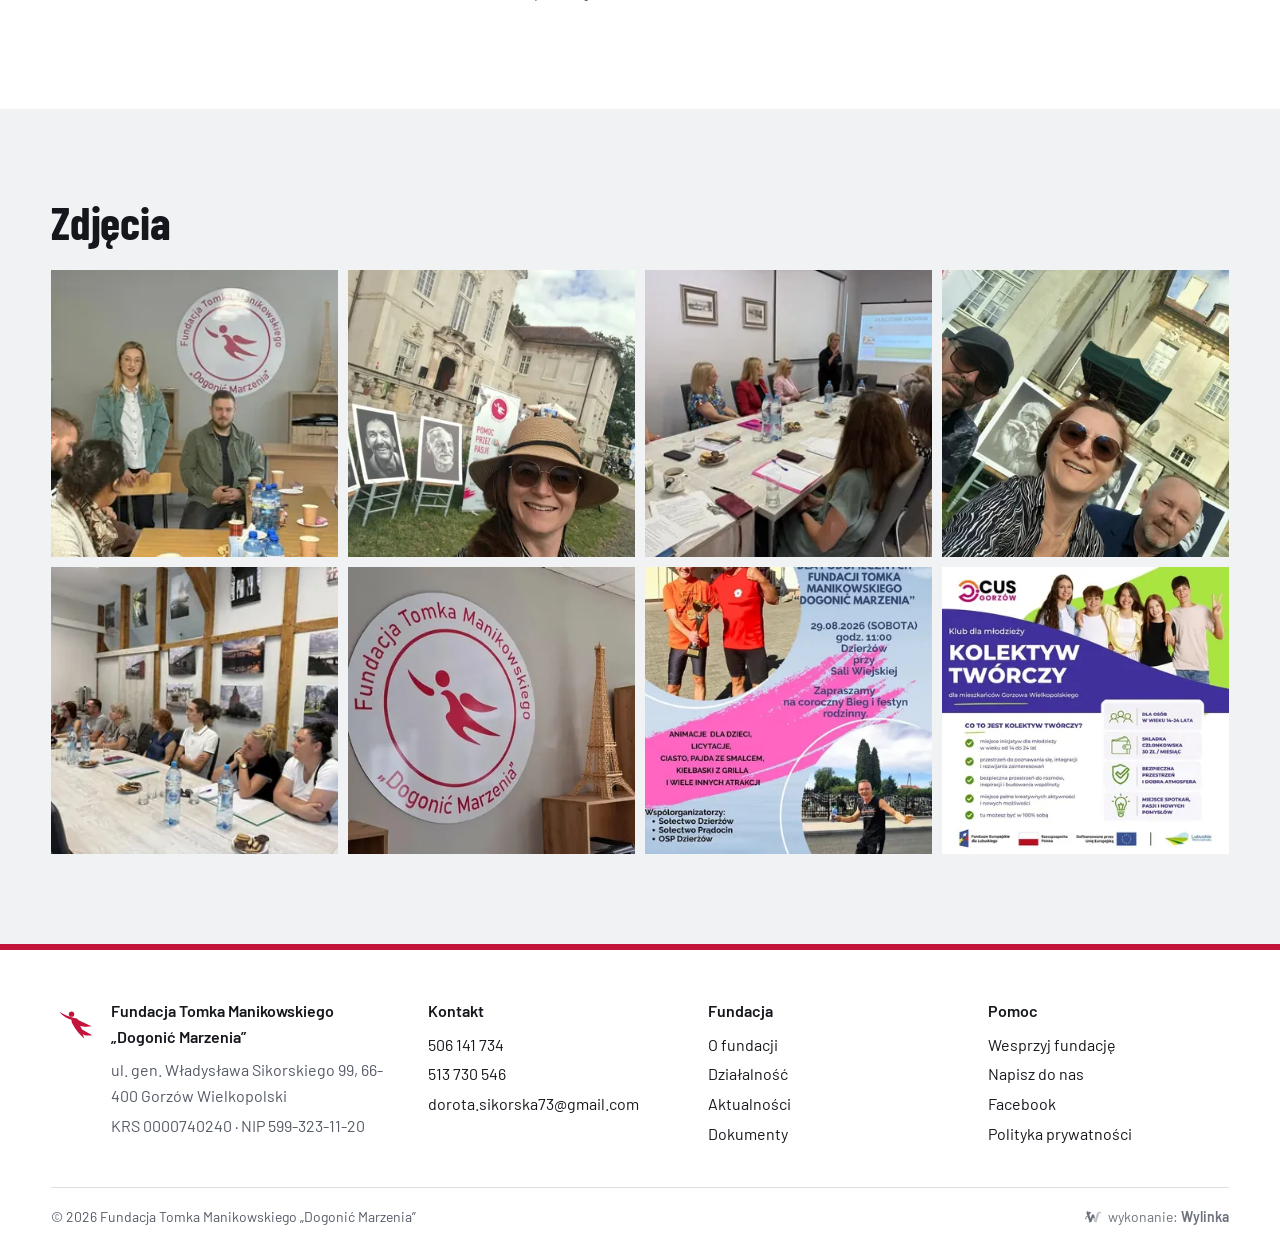
<file: dzialalnosc/index.html>
<!doctype html>
<html lang="pl"><head><meta charset="utf-8"><meta name="viewport" content="width=device-width,initial-scale=1">
<title>Działalność - streetworking, mieszkania treningowe, Dom na Zakręcie</title><meta name="description" content="Streetworking, terapia uzależnień, mieszkania treningowe, mieszkanie dla samotnych mam, Dom na Zakręcie w Starym Polichnie i projekty 2026 w Gorzowie."><meta name="robots" content="noindex,nofollow">
<link rel="canonical" href="https://disaster26.github.io/dogonic-marzenia-koncepcja/dzialalnosc/">
<meta property="og:type" content="website"><meta property="og:locale" content="pl_PL"><meta property="og:site_name" content="Fundacja Tomka Manikowskiego „Dogonić Marzenia”">
<meta property="og:title" content="Działalność - streetworking, mieszkania treningowe, Dom na Zakręcie"><meta property="og:description" content="Streetworking, terapia uzależnień, mieszkania treningowe, mieszkanie dla samotnych mam, Dom na Zakręcie w Starym Polichnie i projekty 2026 w Gorzowie."><meta property="og:url" content="https://disaster26.github.io/dogonic-marzenia-koncepcja/dzialalnosc/"><meta property="og:image" content="https://disaster26.github.io/dogonic-marzenia-koncepcja/img/zespol-logo-1200.webp">
<meta name="theme-color" content="#C3143B">
<link rel="icon" href="../favicon.svg" type="image/svg+xml"><link rel="icon" href="../favicon-48.png" sizes="48x48" type="image/png"><link rel="apple-touch-icon" href="../apple-touch-icon.png">
<link rel="preload" href="../fonts/bc-700-rdzen.woff2" as="font" type="font/woff2" crossorigin><link rel="preload" href="../fonts/b-400-rdzen.woff2" as="font" type="font/woff2" crossorigin>
<style>@font-face{font-family:"Barlow Condensed";font-style:normal;font-weight:700;font-display:swap;src:url(../fonts/bc-700-rdzen.woff2) format("woff2");unicode-range:U+0020-007E,U+00A0,U+00A9,U+00AB,U+00B0,U+00B7,U+00BB,U+00D3,U+00D7,U+00F3,U+2013-2014,U+2018-2019,U+201C-201E,U+2022,U+2026,U+20AC}@font-face{font-family:"Barlow Condensed";font-style:normal;font-weight:700;font-display:swap;src:url(../fonts/bc-700-pl.woff2) format("woff2");unicode-range:U+0104-0107,U+0118-0119,U+0141-0144,U+015A-015B,U+0179-017C}@font-face{font-family:"Barlow";font-style:normal;font-weight:400;font-display:swap;src:url(../fonts/b-400-rdzen.woff2) format("woff2");unicode-range:U+0020-007E,U+00A0,U+00A9,U+00AB,U+00B0,U+00B7,U+00BB,U+00D3,U+00D7,U+00F3,U+2013-2014,U+2018-2019,U+201C-201E,U+2022,U+2026,U+20AC}@font-face{font-family:"Barlow";font-style:normal;font-weight:400;font-display:swap;src:url(../fonts/b-400-pl.woff2) format("woff2");unicode-range:U+0104-0107,U+0118-0119,U+0141-0144,U+015A-015B,U+0179-017C}@font-face{font-family:"Barlow";font-style:normal;font-weight:600;font-display:swap;src:url(../fonts/b-600-rdzen.woff2) format("woff2");unicode-range:U+0020-007E,U+00A0,U+00A9,U+00AB,U+00B0,U+00B7,U+00BB,U+00D3,U+00D7,U+00F3,U+2013-2014,U+2018-2019,U+201C-201E,U+2022,U+2026,U+20AC}@font-face{font-family:"Barlow";font-style:normal;font-weight:600;font-display:swap;src:url(../fonts/b-600-pl.woff2) format("woff2");unicode-range:U+0104-0107,U+0118-0119,U+0141-0144,U+015A-015B,U+0179-017C}
:root{--red:#C3143B;--red2:#9C0E2E;--ink:#15171C;--mut:#545A66;--bg2:#F1F2F4;--asf:#17191E;--line:#DCDFE4;--hf:"Barlow Condensed","Arial Narrow",sans-serif;--bf:"Barlow",system-ui,-apple-system,"Segoe UI",sans-serif;--gut:clamp(16px,4vw,56px);--max:1480px}
*,*::before,*::after{box-sizing:border-box}
html{-webkit-text-size-adjust:100%;scroll-padding-top:80px}
body{margin:0;background:#fff;color:var(--ink);font:400 18px/1.62 var(--bf)}
img,svg{display:block;max-width:100%}
img{height:auto}
a{color:var(--red)}a:hover{color:var(--red2)}
h1,h2,h3{font-family:var(--hf);font-weight:700;line-height:1.04;letter-spacing:-.005em;margin:0 0 .45em;color:var(--ink)}
h1{font-size:clamp(38px,5.4vw,76px)}
h2{font-size:clamp(32px,3.6vw,54px)}
h3{font-size:clamp(23px,1.9vw,28px);line-height:1.12}
p{margin:0 0 1em}
.wrap{max-width:var(--max);margin:0 auto;padding:0 var(--gut)}
.btn,.btn-sm{display:inline-flex;align-items:center;justify-content:center;min-height:52px;padding:0 26px;background:var(--red);color:#fff;font:600 18px/1.1 var(--bf);text-decoration:none;border:2px solid var(--red);cursor:pointer;transition:background .15s,color .15s}
.btn:hover{background:var(--red2);border-color:var(--red2);color:#fff}
.btn.white{background:#fff;color:var(--red);border-color:#fff}.btn.white:hover{background:var(--ink);border-color:var(--ink);color:#fff}
.btn.line{background:transparent;color:#fff;border-color:#fff}.btn.line:hover{background:#fff;color:var(--red)}
.btn.dark{background:transparent;color:var(--ink);border-color:var(--ink)}.btn.dark:hover{background:var(--ink);color:#fff}
.btn-sm{min-height:44px;padding:0 16px;font-size:16px}
.btns{display:flex;flex-wrap:wrap;gap:12px}
/* naglowek */
.top{position:sticky;top:0;z-index:50;background:#fff;border-bottom:1px solid var(--line)}
.top-in{max-width:var(--max);margin:0 auto;padding:0 var(--gut);height:72px;display:flex;align-items:center;gap:24px}
.brand{display:flex;align-items:center;gap:10px;text-decoration:none;color:var(--ink);margin-right:auto}
.brand .logo{width:46px;height:46px;color:var(--red);flex:none}
.brand span{display:flex;flex-direction:column;line-height:1}
.brand b{font:700 25px/1 var(--hf);color:var(--ink)}
.brand small{font-size:13.5px;color:var(--mut);margin-top:3px;letter-spacing:.01em}
.menu{display:flex;align-items:center;gap:4px}
.menu a{color:var(--ink);text-decoration:none;font-weight:600;font-size:17px;padding:10px 12px;border-bottom:3px solid transparent}
.menu a:hover{color:var(--red)}
.menu a[aria-current=page]{color:var(--red);border-bottom-color:var(--red)}
.menu .menu-cta{background:var(--red);color:#fff;margin-left:10px;padding:12px 20px;border:0}
.menu .menu-cta:hover,.menu .menu-cta[aria-current=page]{background:var(--red2);color:#fff}
.burger{display:none;width:48px;height:48px;border:0;background:none;cursor:pointer;position:relative;margin-right:-10px}
.burger span,.burger span::before,.burger span::after{position:absolute;left:12px;width:24px;height:2.5px;background:var(--ink);content:"";transition:transform .2s}
.burger span{top:23px}.burger span::before{top:-8px;left:0}.burger span::after{top:8px;left:0}
.menu-open .burger span{background:transparent}.menu-open .burger span::before{transform:translateY(8px) rotate(45deg)}.menu-open .burger span::after{transform:translateY(-8px) rotate(-45deg)}
@media (max-width:1080px){
 .top-in{height:64px}
 .brand .logo{width:40px;height:40px}.brand b{font-size:22px}.brand small{font-size:12.5px}
 .burger{display:block}
 .menu{display:none;position:fixed;top:64px;left:0;right:0;bottom:0;background:#fff;flex-direction:column;align-items:stretch;gap:0;padding:8px var(--gut) 24px;overflow:auto}
 .menu-open .menu{display:flex}
 .menu a{font:700 30px/1.1 var(--hf);padding:14px 0;border-bottom:1px solid var(--line)}
 .menu a[aria-current=page]{border-bottom-color:var(--line);color:var(--red)}
 .menu .menu-cta{margin:20px 0 0;text-align:center;padding:16px;font-size:26px}
}
/* HERO - mozaika prawdziwych zdjec + czerwony blok z haslem */
.hero{position:relative;background:var(--asf)}
.hero .tiles{display:grid;grid-template-columns:repeat(4,minmax(0,1fr));height:min(calc(100svh - 72px),780px);min-height:560px}
.hero .tiles a,.hero .tiles img{height:100%;width:100%}
.hero .tiles img{object-fit:cover}
.hero .tiles .t5{display:none}
.hero-card{position:absolute;left:max(var(--gut),calc((100vw - var(--max))/2 + var(--gut)));bottom:clamp(28px,5vh,64px);width:min(720px,46%);background:var(--red);color:#fff;padding:clamp(28px,3vw,48px)}
.hero-card h1{color:#fff;font-size:clamp(40px,4.3vw,68px);margin-bottom:18px}
.hero-card p{font-size:clamp(18px,1.35vw,21px);line-height:1.55;margin:0 0 26px;max-width:38em}
.hero-card .route{position:absolute;right:clamp(18px,2vw,32px);top:clamp(18px,2vw,30px);width:86px;color:#fff;opacity:.95}
.hero-m{display:none}
@media (min-width:1700px){.hero .tiles{grid-template-columns:repeat(5,minmax(0,1fr));height:min(calc(100svh - 72px),940px)}.hero .tiles .t5{display:block}}
@media (max-width:1080px){.hero .tiles{grid-template-columns:repeat(3,minmax(0,1fr));height:auto;min-height:0;aspect-ratio:16/9}.hero .tiles .t4{display:none}.hero-card{position:relative;left:auto;bottom:auto;width:auto;margin:-60px var(--gut) 0;z-index:2}}
@media (max-width:760px){
 .hero{display:flex;flex-direction:column;min-height:calc(100svh - 65px);background:var(--red)}
 .hero .tiles{display:none}
 .hero-m{display:block;flex:1 1 auto;min-height:150px;position:relative;overflow:hidden}
 .hero-m img{position:absolute;inset:0;width:100%;height:100%;object-fit:cover;object-position:50% 35%}
 .hero-card{margin:0;padding:22px 16px 26px;flex:0 0 auto}
 .hero-card h1{font-size:clamp(31px,8.6vw,40px);margin-bottom:12px}
 .hero-card p{font-size:16.5px;margin-bottom:26px}
 .hero-card .route{display:none}
 .hero-card .btn{flex:1 1 auto;padding:0 14px;min-height:50px;font-size:17px}
}
/* sekcje */
.sec{padding:clamp(56px,7vw,112px) 0}
.sec.grey{background:var(--bg2)}
.lead{font-size:clamp(19px,1.5vw,22px);line-height:1.55;color:var(--ink);max-width:44em}
.mut{color:var(--mut)}
.small{font-size:15.5px;color:var(--mut)}
.head{display:grid;grid-template-columns:minmax(0,1fr) minmax(0,1fr);gap:24px 64px;align-items:end;margin-bottom:clamp(28px,3vw,48px)}
.head h2{margin:0}.head p{margin:0;color:var(--mut)}
/* trasa: etapy na przerywanej linii */
.trasa{list-style:none;margin:0;padding:0;display:grid;grid-template-columns:repeat(4,minmax(0,1fr));gap:0 clamp(20px,2.4vw,44px);position:relative}
.trasa::before{content:"";position:absolute;left:0;right:64px;top:13px;border-top:3px dashed var(--red)}
.trasa li{position:relative;padding-top:52px}
.trasa li::before{content:"";position:absolute;left:0;top:2px;width:26px;height:26px;border-radius:50%;background:#fff;border:6px solid var(--red)}
.trasa .km{font:700 16px/1 var(--bf);color:var(--red);display:block;margin-bottom:10px}
.trasa h3{margin-bottom:10px}
.trasa p{margin:0;color:var(--mut);font-size:17px}
.trasa .runner{position:absolute;right:0;top:-24px;width:64px;color:var(--red)}
@media (max-width:900px){
 .trasa{grid-template-columns:minmax(0,1fr);gap:28px;padding-left:48px}
 .trasa::before{left:11px;right:auto;top:8px;bottom:60px;border-top:0;border-left:3px dashed var(--red)}
 .trasa li{padding-top:0}
 .trasa li::before{left:-48px;top:0}
 .trasa .runner{position:relative;right:auto;top:auto;left:-58px;width:52px;margin-top:-8px;transform:rotate(90deg)}
}
/* projekty z prawdziwymi zdjeciami */
.proj{display:grid;grid-template-columns:repeat(3,minmax(0,1fr));gap:clamp(20px,2.4vw,40px)}
.proj article{display:flex;flex-direction:column}
.proj .ph{aspect-ratio:4/3;overflow:hidden;background:#dde0e5;margin-bottom:20px}
.proj .ph img{width:100%;height:100%;object-fit:cover;transition:transform .4s}
.proj .ph a:hover img{transform:scale(1.03)}
.proj h3{margin-bottom:8px}
.proj p{color:var(--mut);font-size:17px;margin:0 0 10px}
.proj .when{font-weight:600;color:var(--ink);font-size:16px}
/* ciemna sekcja: historia biegu */
.dark{background:var(--asf);color:#E4E6EA}
.dark h2,.dark h3{color:#fff}
.dark a{color:#fff}
.story{display:grid;grid-template-columns:minmax(0,1.1fr) minmax(0,1fr);gap:clamp(32px,5vw,96px);align-items:center}
.miles{list-style:none;margin:28px 0 0;padding:0;border-top:1px solid #34373F}
.miles li{display:grid;grid-template-columns:96px minmax(0,1fr);gap:20px;padding:16px 0;border-bottom:1px solid #34373F}
.miles b{font:700 30px/1 var(--hf);color:#fff}
.miles span{color:#C9CCD3;font-size:17px}
.quote{font:700 clamp(26px,2.4vw,36px)/1.18 var(--hf);color:#fff;margin:0 0 14px;padding-left:22px;border-left:5px solid var(--red)}
.story .phs{display:grid;grid-template-columns:minmax(0,1fr) minmax(0,1fr);gap:12px}
.story .phs img{width:100%;aspect-ratio:3/4;object-fit:cover}
.story .phs a:first-child{grid-row:span 2}.story .phs a:first-child img{aspect-ratio:auto;height:100%}
/* aktualnosci */
.strip{display:grid;grid-template-columns:repeat(3,minmax(0,1fr));gap:clamp(20px,2.4vw,40px)}
.news .ph{aspect-ratio:4/3;overflow:hidden;background:#dde0e5;margin-bottom:16px}
.news .ph img{width:100%;height:100%;object-fit:cover}
.news time{display:block;font-weight:600;color:var(--red);font-size:15.5px;margin-bottom:6px}
.news h3{margin-bottom:8px}
.news p{color:var(--mut);font-size:17px;margin:0}
@media (max-width:900px){
 .strip{display:flex;overflow-x:auto;scroll-snap-type:x mandatory;gap:16px;padding-bottom:8px;scrollbar-width:thin}
 .strip>*{flex:0 0 82%;scroll-snap-align:start}
}
/* pas wsparcia */
.band{background:var(--red);color:#fff;padding:clamp(52px,6vw,96px) 0}
.band .in{display:grid;grid-template-columns:minmax(0,1.3fr) auto;gap:24px 64px;align-items:center}
.band h2{color:#fff;margin-bottom:12px}
.band p{margin:0;font-size:clamp(18px,1.4vw,21px);max-width:40em}
/* kontakt skrot */
.reach{display:grid;grid-template-columns:repeat(3,minmax(0,1fr));gap:24px 48px}
.reach div{border-top:3px solid var(--ink);padding-top:16px}
.reach b{display:block;font-weight:600;color:var(--mut);font-size:15.5px;margin-bottom:6px}
.reach a,.reach span{font:700 clamp(24px,2vw,30px)/1.15 var(--hf);color:var(--ink);text-decoration:none}
.reach a:hover{color:var(--red)}
/* podstrony */
.phead{background:var(--bg2);padding:clamp(40px,5vw,80px) 0 clamp(32px,4vw,56px);border-bottom:1px solid var(--line)}
.phead h1{max-width:20em;margin-bottom:16px}
.phead .lead{margin:0}
.phead .route{width:100%;max-width:420px;height:30px;color:var(--red);margin-top:28px}
.cols{display:grid;grid-template-columns:minmax(0,1.25fr) minmax(0,1fr);gap:clamp(32px,5vw,96px);align-items:start}
.prose{max-width:46em}
.prose h2{font-size:clamp(28px,2.8vw,42px);margin-top:1.4em}
.prose h2:first-child{margin-top:0}
.prose ul{padding-left:1.2em}.prose li{margin-bottom:.4em}
.facts{list-style:none;margin:0;padding:0;border-top:3px solid var(--ink)}
.facts li{display:grid;grid-template-columns:minmax(0,10em) minmax(0,1fr);gap:16px;padding:13px 0;border-bottom:1px solid var(--line);font-size:17px}
.facts b{font-weight:600;color:var(--mut)}
.blocks{display:grid;grid-template-columns:repeat(2,minmax(0,1fr));gap:clamp(36px,4vw,64px) clamp(28px,4vw,72px)}
.block .ph{aspect-ratio:3/2;overflow:hidden;background:#dde0e5;margin-bottom:20px}
.block .ph img{width:100%;height:100%;object-fit:cover}
.block p{color:var(--mut);font-size:17.5px}
.gal{display:grid;grid-template-columns:repeat(4,minmax(0,1fr));gap:10px}
.gal img{width:100%;aspect-ratio:1/1;object-fit:cover}
.list{list-style:none;margin:0;padding:0;border-top:3px solid var(--ink)}
.list li{display:grid;grid-template-columns:minmax(0,9em) minmax(0,1fr) minmax(0,160px);gap:24px;padding:22px 0;border-bottom:1px solid var(--line);align-items:start}
.list time{font-weight:600;color:var(--red)}
.list h3{margin-bottom:6px}
.list p{margin:0;color:var(--mut);font-size:17px}
.list img{width:160px;aspect-ratio:4/3;object-fit:cover}
.acct{background:var(--bg2);border-top:5px solid var(--red);padding:clamp(22px,3vw,36px)}
.acct dl{margin:0;display:grid;grid-template-columns:minmax(0,9em) minmax(0,1fr);gap:10px 18px;font-size:17px}
.acct dt{color:var(--mut);font-weight:600}.acct dd{margin:0}
.big-tel{font:700 clamp(30px,3vw,44px)/1.1 var(--hf);color:var(--ink);text-decoration:none}
.form{display:grid;gap:16px}
.f-2{display:grid;grid-template-columns:minmax(0,1fr) minmax(0,1fr);gap:16px}
.f-row label{display:block;font-weight:600;font-size:16px;margin-bottom:6px}
.f-row input,.f-row select,.f-row textarea{width:100%;font:inherit;font-size:17px;padding:12px 14px;border:1.5px solid #9EA3AD;background:#fff;color:var(--ink);border-radius:0}
.f-row input:focus,.f-row select:focus,.f-row textarea:focus{outline:3px solid rgba(195,20,59,.25);border-color:var(--red)}
.f-check{display:flex;gap:12px;align-items:flex-start;font-size:15.5px;color:var(--mut)}
.f-check input{width:22px;height:22px;margin-top:2px;accent-color:var(--red);flex:none}
.f-status{margin:0;font-weight:600;min-height:1.6em}.f-status.ok{color:#17663A}.f-status.err{color:var(--red2)}
.form .btn{justify-self:start}
.docs{list-style:none;margin:0;padding:0;border-top:3px solid var(--ink)}
.docs li{display:flex;justify-content:space-between;gap:16px;flex-wrap:wrap;padding:16px 0;border-bottom:1px solid var(--line)}
.docs b{font-weight:600}
.docs span{color:var(--mut);font-size:16px}
@media (max-width:900px){
 .head,.cols,.story,.band .in,.blocks{grid-template-columns:minmax(0,1fr)}
 .proj{grid-template-columns:minmax(0,1fr);gap:40px}
 .reach{grid-template-columns:minmax(0,1fr)}
 .gal{grid-template-columns:repeat(2,minmax(0,1fr))}
 .list li{grid-template-columns:minmax(0,1fr);gap:6px}.list img{width:100%;max-width:420px}
 .facts li,.acct dl{grid-template-columns:minmax(0,1fr);gap:2px}.acct dd{margin-bottom:8px}
 .f-2{grid-template-columns:minmax(0,1fr)}
 .miles li{grid-template-columns:72px minmax(0,1fr)}
}
@media (min-width:1900px){:root{--max:1800px}body{font-size:19px}.proj,.strip{gap:48px}}
/* stopka */
.foot{background:#fff;border-top:6px solid var(--red);color:var(--mut);font-size:16px;padding:48px 0 28px}
.foot .in{display:grid;grid-template-columns:minmax(0,1.4fr) repeat(3,minmax(0,1fr));gap:28px 40px}
.foot b{display:block;color:var(--ink);font-weight:600;margin-bottom:8px}
.foot p{margin:0 0 4px}
.foot a{color:var(--ink);text-decoration:none;overflow-wrap:anywhere}.foot .wylinka-badge b{display:inline;margin:0;color:inherit}.foot .wylinka-badge{color:var(--mut)}.foot a:hover{color:var(--red)}
.foot .brandf{display:flex;gap:12px;align-items:flex-start}
.foot .brandf svg{width:48px;height:48px;color:var(--red);flex:none}
.foot .bottom{display:flex;flex-wrap:wrap;justify-content:space-between;gap:10px 24px;align-items:center;margin-top:36px;padding-top:18px;border-top:1px solid var(--line);font-size:14px}
.foot .bottom .wylinka-badge{font-size:1em;white-space:nowrap}
@media (max-width:900px){.foot .in{grid-template-columns:minmax(0,1fr) minmax(0,1fr)}.foot .in>div:first-child{grid-column:1/-1}}

.lbox{position:fixed;inset:0;z-index:100;background:rgba(10,10,12,.94);display:none;align-items:center;justify-content:center;flex-direction:column;padding:56px 12px 24px}
.lbox.on{display:flex}
.lbox img{max-width:min(100%,1100px);max-height:calc(100vh - 140px);width:auto;height:auto;object-fit:contain}
.lbox p{color:#e9e9ee;font-size:15px;margin:12px 0 0;text-align:center;max-width:60ch}
.lbox button{position:absolute;background:none;border:0;color:#fff;font-size:44px;line-height:1;cursor:pointer;width:56px;height:56px}
.lb-x{top:6px;right:6px}.lb-p{left:4px;top:50%;margin-top:-28px}.lb-n{right:4px;top:50%;margin-top:-28px}
a.lb{display:block;cursor:zoom-in}
.cookies{position:fixed;left:12px;right:12px;bottom:12px;z-index:90;max-width:640px;margin:0 auto;background:#fff;color:#1b1c20;border:1px solid #d9dbe0;box-shadow:0 8px 30px rgba(0,0,0,.18);padding:12px 14px;display:flex;flex-wrap:wrap;gap:8px 12px;align-items:center;font-size:14px;line-height:1.45}
.cookies[hidden]{display:none}
.cookies p{margin:0;flex:1 1 280px}
.cookies a{color:inherit}
.cookies button{font:inherit;font-weight:600;padding:10px 14px;min-height:44px;border:1px solid #1b1c20;background:#fff;color:#1b1c20;cursor:pointer}
.cookies button.yes{background:#1b1c20;color:#fff}
.map{position:relative;aspect-ratio:16/10;background:#e7e8ec;overflow:hidden}
.map iframe{position:absolute;inset:0;width:100%;height:100%;border:0}
.map .nomap{position:absolute;inset:0;display:flex;flex-direction:column;align-items:center;justify-content:center;text-align:center;padding:20px;gap:10px;font-size:15px}
.hp{position:absolute!important;left:-9999px!important;width:1px;height:1px;overflow:hidden}
.skip{position:absolute;left:-9999px;top:0}.skip:focus{left:12px;top:12px;z-index:200;background:#fff;color:#000;padding:10px 14px}
.wylinka-badge{display:inline-flex;align-items:center;gap:.4em;color:inherit;text-decoration:none;font-size:.875em;line-height:1;opacity:.85}
.wylinka-badge:hover,.wylinka-badge:focus-visible{opacity:1}
.wylinka-badge:focus-visible{outline:2px solid currentColor;outline-offset:3px;border-radius:2px}
.wylinka-badge svg{width:18px;height:18px;flex:none;overflow:visible}
.wylinka-badge b{font-weight:600}
.wylinka-badge .wy-old{opacity:.45;transform-origin:40px 30px;transition:transform .32s cubic-bezier(.3,.7,.4,1),opacity .32s ease-out}
.wylinka-badge .wy-pod{opacity:0;transition:opacity .2s ease-out .08s}
.wylinka-badge:hover .wy-old,.wylinka-badge:focus-visible .wy-old{transform:translate(9px,7px) rotate(9deg);opacity:0}
.wylinka-badge:hover .wy-pod,.wylinka-badge:focus-visible .wy-pod{opacity:1}
@media (prefers-reduced-motion:reduce){.wylinka-badge .wy-old,.wylinka-badge .wy-pod{transition:none}.wylinka-badge:hover .wy-old,.wylinka-badge:focus-visible .wy-old{transform:none;opacity:.45}.wylinka-badge:hover .wy-pod,.wylinka-badge:focus-visible .wy-pod{opacity:0}}</style><script type="application/ld+json">{"@context":"https://schema.org","@type":"NGO","@id":"https://disaster26.github.io/dogonic-marzenia-koncepcja/#fundacja","name":"Fundacja Tomka Manikowskiego „Dogonić Marzenia”","alternateName":"Fundacja Dogonić Marzenia","url":"https://disaster26.github.io/dogonic-marzenia-koncepcja/","logo":"https://disaster26.github.io/dogonic-marzenia-koncepcja/logo.png","image":"https://disaster26.github.io/dogonic-marzenia-koncepcja/img/zespol-logo-1200.webp","description":"Fundacja z Gorzowa Wielkopolskiego pomagająca osobom w kryzysie bezdomności i uzależnienia: streetworking, terapia, mieszkania treningowe, aktywizacja zawodowa.","foundingDate":"2018","founder":{"@type":"Person","name":"Tomasz Manikowski"},"address":{"@type":"PostalAddress","streetAddress":"ul. gen. Władysława Sikorskiego 99","postalCode":"66-400","addressLocality":"Gorzów Wielkopolski","addressCountry":"PL"},"telephone":"+48506141734","email":"dorota.sikorska73@gmail.com","taxID":"5993231120","sameAs":["https://www.facebook.com/tmdogonicmarzenia/"],"identifier":[{"@type":"PropertyValue","propertyID":"KRS","value":"0000740240"},{"@type":"PropertyValue","propertyID":"NIP","value":"5993231120"}],"areaServed":"Gorzów Wielkopolski"}</script><script type="application/ld+json">{"@context":"https://schema.org","@type":"BreadcrumbList","itemListElement":[{"@type":"ListItem","position":1,"name":"Strona główna","item":"https://disaster26.github.io/dogonic-marzenia-koncepcja/"},{"@type":"ListItem","position":2,"name":"Działalność","item":"https://disaster26.github.io/dogonic-marzenia-koncepcja/dzialalnosc/"}]}</script>
</head><body class="">
<a class="skip" href="#tresc">Przejdź do treści</a>
<header class="top"><div class="top-in">
<a class="brand" href="../"><svg class="logo" viewBox="0 0 100 100" aria-hidden="true"><g fill="currentColor"><path d="M46.5 46.6C36.5 44.2 25.6 38.4 16.8 28.6C27.4 34.6 37.6 38.6 47.6 41.6Z"/><circle cx="42.8" cy="33.6" r="5.6"/><path d="M43.6 42.6C49.2 40.6 55 42.4 57.6 46.4L84.4 58.8C75 60.4 66.6 59.6 60.6 57.6C62.6 61 64 63.6 64.8 65.8L86 77.4C77 79.4 69.6 78 66 75.6C67.6 78.6 68.8 81.6 69.2 84.6C59.6 76.4 50.4 64.8 44.4 53.2C42.6 49.6 42.2 45.6 43.6 42.6Z"/></g></svg><span><b>Dogonić Marzenia</b><small>Fundacja Tomka Manikowskiego</small></span></a>
<nav id="menu" class="menu" aria-label="Menu główne"><a href="../o-fundacji/">O fundacji</a><a href="../dzialalnosc/" aria-current="page">Działalność</a><a href="../aktualnosci/">Aktualności</a><a href="../dokumenty/">Dokumenty</a><a href="../kontakt/">Kontakt</a><a class="menu-cta" href="../wesprzyj/">Wesprzyj</a></nav>
<button class="burger" type="button" aria-expanded="false" aria-controls="menu" aria-label="Menu"><span></span></button>
</div></header>
<main id="tresc"><section class="phead"><div class="wrap"><h1>Działalność fundacji: od ulicy do samodzielnego życia</h1><p class="lead">Pomagamy przez cały proces wychodzenia z kryzysu, a od 2026 roku prowadzimy też trzy projekty razem z Miastem i Centrum Usług Społecznych w Gorzowie.</p><svg class="route" viewBox="0 0 420 30" preserveAspectRatio="xMinYMid meet" aria-hidden="true"><path d="M2 15H360" stroke="currentColor" stroke-width="3" stroke-dasharray="9 7"/><circle cx="12" cy="15" r="7" fill="#fff" stroke="currentColor" stroke-width="4"/><circle cx="130" cy="15" r="7" fill="#fff" stroke="currentColor" stroke-width="4"/><circle cx="248" cy="15" r="7" fill="#fff" stroke="currentColor" stroke-width="4"/><g transform="translate(366 -1) scale(.5)" fill="currentColor"><path d="M46.5 46.6C36.5 44.2 25.6 38.4 16.8 28.6C27.4 34.6 37.6 38.6 47.6 41.6Z"/><circle cx="42.8" cy="33.6" r="5.6"/><path d="M43.6 42.6C49.2 40.6 55 42.4 57.6 46.4L84.4 58.8C75 60.4 66.6 59.6 60.6 57.6C62.6 61 64 63.6 64.8 65.8L86 77.4C77 79.4 69.6 78 66 75.6C67.6 78.6 68.8 81.6 69.2 84.6C59.6 76.4 50.4 64.8 44.4 53.2C42.6 49.6 42.2 45.6 43.6 42.6Z"/></g></svg></div></section>
<section class="sec"><div class="wrap">
<div class="head"><h2>Stałe działania</h2><p>To, co robimy na co dzień, niezależnie od projektów.</p></div>
<div class="blocks">
<article class="block"><div class="ph"><a class="lb" href="../img/wystawa-1200.webp" data-w="1200" data-h="1600"><img src="../img/wystawa-560.webp" srcset="../img/wystawa-360.webp 360w, ../img/wystawa-560.webp 560w, ../img/wystawa-800.webp 800w, ../img/wystawa-1200.webp 1200w" sizes="(min-width:901px) 45vw, 100vw" width="1200" height="1600" alt="Wystawa fotografii o pracy z osobami w kryzysie bezdomności"></a></div><h3>Streetworking</h3><p>Docieramy do osób w kryzysie bezdomności tam, gdzie są: do pustostanów i na ulicę. To ciężka praca, bo trzeba zachęcić człowieka do przyjęcia pomocy. Pierwszym krokiem jest zawsze rozmowa.</p></article>
<article class="block"><div class="ph"><a class="lb" href="../img/siedziba-1200.webp" data-w="1200" data-h="900"><img src="../img/siedziba-560.webp" srcset="../img/siedziba-360.webp 360w, ../img/siedziba-560.webp 560w, ../img/siedziba-800.webp 800w, ../img/siedziba-1200.webp 1200w" sizes="(min-width:901px) 45vw, 100vw" width="1200" height="900" alt="Spotkanie w siedzibie fundacji" loading="lazy" decoding="async"></a></div><h3>Terapia uzależnień</h3><p>Pomagamy podjąć leczenie uzależnienia i jesteśmy obok przez cały czas terapii. Terapia pomaga zrozumieć, gdzie się było, gdzie się jest i dokąd można dojść.</p></article>
<article class="block"><div class="ph"><a class="lb" href="../img/zespol-logo-1200.webp" data-w="1200" data-h="900"><img src="../img/zespol-logo-560.webp" srcset="../img/zespol-logo-360.webp 360w, ../img/zespol-logo-560.webp 560w, ../img/zespol-logo-800.webp 800w, ../img/zespol-logo-1200.webp 1200w" sizes="(min-width:901px) 45vw, 100vw" width="1200" height="900" alt="Zespół fundacji w siedzibie" loading="lazy" decoding="async"></a></div><h3>Mieszkania treningowe</h3><p>Fundacja wynajmuje od miasta lokale na mieszkania dla osób wychodzących z bezdomności. Mieszkańcy pod opieką specjalistów uczą się samodzielnego życia, w którym są rachunki, zakupy i obowiązki. Mieszkania są w rejestrze Wojewody Lubuskiego.</p></article>
<article class="block"><div class="ph"><a class="lb" href="../img/spotkanie-1200.webp" data-w="1200" data-h="900"><img src="../img/spotkanie-560.webp" srcset="../img/spotkanie-360.webp 360w, ../img/spotkanie-560.webp 560w, ../img/spotkanie-800.webp 800w, ../img/spotkanie-1200.webp 1200w" sizes="(min-width:901px) 45vw, 100vw" width="1200" height="900" alt="Spotkanie zespołu fundacji" loading="lazy" decoding="async"></a></div><h3>Mieszkanie dla samotnych mam</h3><p>Od 2022 roku prowadzimy pierwsze w Gorzowie mieszkanie chronione dla samotnych matek z dziećmi: cztery pokoje, wspólna kuchnia i jadalnia. Lokal przekazało miasto, a remont trwał ponad dwa lata dzięki pomocy ludzi dobrej woli.</p></article>
</div>
</div></section>
<section class="sec grey"><div class="wrap cols">
<div class="prose">
<h2>Dom na Zakręcie w Starym Polichnie</h2>
<p>W Starym Polichnie w gminie Santok gmina użyczyła fundacji piętrowy budynek z czerwonej cegły, dawną szkołę i przedszkole. Razem z wolontariuszami, podopiecznymi i przyjaciółmi fundacji przebudowujemy go na dom dla osób, które zdecydowały się wyjść z bezdomności lub rzucić nałóg.</p>
<p>Na ponad dwustu metrach kwadratowych zaplanowaliśmy kuchnię z jadalnią, pokój dzienny, łazienki, cztery pokoje mieszkalne i dwa pomieszczenia kryzysowe, a także salę spotkań i gabinety dla terapeutów. Budynek stoi na zakręcie drogi, stąd nazwa.</p>
<p><a class="btn" href="../wesprzyj/">Pomóż przy Domu na Zakręcie</a></p>
</div>
<div class="prose">
<h2>Sport i trzeźwość</h2>
<p>Biegi, sztafety i wyprawy są dla naszych podopiecznych częścią terapii. W 2021 roku sześcioosobowa grupa byłych osób w kryzysie bezdomności wyruszyła w Bieszczady, a w 2022 roku wyruszyliśmy z podopiecznymi w bieg przez Polskę. Co roku organizujemy Bieg Trzeźwości z Gorzowa Wielkopolskiego do Ciborza (w maju 2026 roku odbyła się XIV edycja), współtworzymy Bieg Kolorowej Skarpety i spotykamy się na festynie „50-tka Tomka” w Dzierżowie. Środki z Biegu Kolorowej Skarpety sfinansowały m.in. zajęcia muzyczne z Musiconem.</p>
</div>
</div></section>
<section class="sec"><div class="wrap">
<div class="head"><h2>Projekty 2026</h2><p>Współfinansowane ze środków Unii Europejskiej i Miasta Gorzowa Wielkopolskiego.</p></div>
<div class="proj">
<article><div class="ph"><a class="lb" href="../img/kolektyw-1080.webp" data-w="1080" data-h="1080"><img src="../img/kolektyw-560.webp" srcset="../img/kolektyw-360.webp 360w, ../img/kolektyw-560.webp 560w, ../img/kolektyw-800.webp 800w, ../img/kolektyw-1080.webp 1080w" sizes="(min-width:901px) 30vw, 100vw" width="1080" height="1080" alt="Plakat klubu Kolektyw Twórczy" loading="lazy" decoding="async"></a></div><h3>Klub „Kolektyw Twórczy”</h3><p>Dla młodych w wieku 14-24 lata, od środy do piątku w godz. 17.00-19.00. Zajęcia profilaktyczne, spotkania z psychologiem i warsztaty artystyczne z Andrzejem Moskalukiem.</p></article>
<article><div class="ph"><a class="lb" href="../img/siedziba-1200.webp" data-w="1200" data-h="900"><img src="../img/siedziba-560.webp" srcset="../img/siedziba-360.webp 360w, ../img/siedziba-560.webp 560w, ../img/siedziba-800.webp 800w, ../img/siedziba-1200.webp 1200w" sizes="(min-width:901px) 30vw, 100vw" width="1200" height="900" alt="Spotkanie w siedzibie fundacji" loading="lazy" decoding="async"></a></div><h3>Asystent osoby w kryzysie bezdomności</h3><p>Asystent towarzyszy osobie w kryzysie bezdomności w załatwianiu spraw i wychodzeniu na prostą.</p></article>
<article><div class="ph"><a class="lb" href="../img/spotkanie-1200.webp" data-w="1200" data-h="900"><img src="../img/spotkanie-560.webp" srcset="../img/spotkanie-360.webp 360w, ../img/spotkanie-560.webp 560w, ../img/spotkanie-800.webp 800w, ../img/spotkanie-1200.webp 1200w" sizes="(min-width:901px) 30vw, 100vw" width="1200" height="900" alt="Spotkanie zespołu z CUS" loading="lazy" decoding="async"></a></div><h3>Przez aktywizację społeczną i zawodową do samodzielności</h3><p>Dla 65 mieszkańców bez pracy: indywidualna ścieżka wsparcia, psycholog, doradca zawodowy i nowe kwalifikacje. Chcesz wziąć udział? <a href="tel:+48506141734">Zadzwoń</a>.</p></article>
</div>
<p class="small" style="margin-top:32px;max-width:60em">Projekt „Przez aktywizację społeczną i zawodową do samodzielności” jest współfinansowany z Europejskiego Funduszu Społecznego Plus w ramach programu Fundusze Europejskie dla Lubuskiego 2021-2027. Klub i usługa asystenta są realizowane w ramach projektu „CUS Gorzów blisko ludzi” (EFS+, FEL 2021-2027) oraz z budżetu Miasta Gorzowa Wielkopolskiego.</p>
</div></section>
<section class="sec grey"><div class="wrap">
<h2 style="margin-bottom:24px">Zdjęcia</h2>
<div class="gal"><a class="lb" href="../img/zespol-logo-1200.webp" data-w="1200" data-h="900"><img src="../img/zespol-logo-560.webp" srcset="../img/zespol-logo-360.webp 360w, ../img/zespol-logo-560.webp 560w, ../img/zespol-logo-800.webp 800w, ../img/zespol-logo-1200.webp 1200w" sizes="(min-width:901px) 24vw, 50vw" width="1200" height="900" alt="Spotkanie w siedzibie fundacji" loading="lazy" decoding="async"></a><a class="lb" href="../img/wystawa-1200.webp" data-w="1200" data-h="1600"><img src="../img/wystawa-560.webp" srcset="../img/wystawa-360.webp 360w, ../img/wystawa-560.webp 560w, ../img/wystawa-800.webp 800w, ../img/wystawa-1200.webp 1200w" sizes="(min-width:901px) 24vw, 50vw" width="1200" height="1600" alt="Wystawa w Bojadłach" loading="lazy" decoding="async"></a><a class="lb" href="../img/siedziba-1200.webp" data-w="1200" data-h="900"><img src="../img/siedziba-560.webp" srcset="../img/siedziba-360.webp 360w, ../img/siedziba-560.webp 560w, ../img/siedziba-800.webp 800w, ../img/siedziba-1200.webp 1200w" sizes="(min-width:901px) 24vw, 50vw" width="1200" height="900" alt="Spotkanie przy stole w siedzibie" loading="lazy" decoding="async"></a><a class="lb" href="../img/wystawa-2-1200.webp" data-w="1200" data-h="1600"><img src="../img/wystawa-2-560.webp" srcset="../img/wystawa-2-360.webp 360w, ../img/wystawa-2-560.webp 560w, ../img/wystawa-2-800.webp 800w, ../img/wystawa-2-1200.webp 1200w" sizes="(min-width:901px) 24vw, 50vw" width="1200" height="1600" alt="Goście wystawy Historie bezdomnością pisane" loading="lazy" decoding="async"></a><a class="lb" href="../img/spotkanie-1200.webp" data-w="1200" data-h="900"><img src="../img/spotkanie-560.webp" srcset="../img/spotkanie-360.webp 360w, ../img/spotkanie-560.webp 560w, ../img/spotkanie-800.webp 800w, ../img/spotkanie-1200.webp 1200w" sizes="(min-width:901px) 24vw, 50vw" width="1200" height="900" alt="Spotkanie z Centrum Usług Społecznych" loading="lazy" decoding="async"></a><a class="lb" href="../img/logo-sciana-1168.webp" data-w="1168" data-h="1165"><img src="../img/logo-sciana-560.webp" srcset="../img/logo-sciana-360.webp 360w, ../img/logo-sciana-560.webp 560w, ../img/logo-sciana-800.webp 800w, ../img/logo-sciana-1168.webp 1168w" sizes="(min-width:901px) 24vw, 50vw" width="1168" height="1165" alt="Logo fundacji" loading="lazy" decoding="async"></a><a class="lb" href="../img/festyn-1131.webp" data-w="1131" data-h="1600"><img src="../img/festyn-560.webp" srcset="../img/festyn-360.webp 360w, ../img/festyn-560.webp 560w, ../img/festyn-800.webp 800w, ../img/festyn-1131.webp 1131w" sizes="(min-width:901px) 24vw, 50vw" width="1131" height="1600" alt="Plakat festynu 50-tka Tomka" loading="lazy" decoding="async"></a><a class="lb" href="../img/kolektyw-1080.webp" data-w="1080" data-h="1080"><img src="../img/kolektyw-560.webp" srcset="../img/kolektyw-360.webp 360w, ../img/kolektyw-560.webp 560w, ../img/kolektyw-800.webp 800w, ../img/kolektyw-1080.webp 1080w" sizes="(min-width:901px) 24vw, 50vw" width="1080" height="1080" alt="Plakat klubu Kolektyw Twórczy" loading="lazy" decoding="async"></a></div>
</div></section></main>
<footer class="foot"><div class="wrap">
<div class="in">
<div class="brandf"><svg  viewBox="0 0 100 100" aria-hidden="true"><g fill="currentColor"><path d="M46.5 46.6C36.5 44.2 25.6 38.4 16.8 28.6C27.4 34.6 37.6 38.6 47.6 41.6Z"/><circle cx="42.8" cy="33.6" r="5.6"/><path d="M43.6 42.6C49.2 40.6 55 42.4 57.6 46.4L84.4 58.8C75 60.4 66.6 59.6 60.6 57.6C62.6 61 64 63.6 64.8 65.8L86 77.4C77 79.4 69.6 78 66 75.6C67.6 78.6 68.8 81.6 69.2 84.6C59.6 76.4 50.4 64.8 44.4 53.2C42.6 49.6 42.2 45.6 43.6 42.6Z"/></g></svg><div><b>Fundacja Tomka Manikowskiego „Dogonić Marzenia”</b><p>ul. gen. Władysława Sikorskiego 99, 66-400 Gorzów Wielkopolski</p><p>KRS 0000740240 · NIP 599-323-11-20</p></div></div>
<div><b>Kontakt</b><p><a href="tel:+48506141734">506 141 734</a></p><p><a href="tel:+48513730546">513 730 546</a></p><p><a href="mailto:dorota.sikorska73@gmail.com">dorota.sikorska73@gmail.com</a></p></div>
<div><b>Fundacja</b><p><a href="../o-fundacji/">O fundacji</a></p><p><a href="../dzialalnosc/">Działalność</a></p><p><a href="../aktualnosci/">Aktualności</a></p><p><a href="../dokumenty/">Dokumenty</a></p></div>
<div><b>Pomoc</b><p><a href="../wesprzyj/">Wesprzyj fundację</a></p><p><a href="../kontakt/">Napisz do nas</a></p><p><a href="https://www.facebook.com/tmdogonicmarzenia/" rel="noopener">Facebook</a></p><p><a href="../polityka-prywatnosci/">Polityka prywatności</a></p></div>
</div>
<div class="bottom"><span>© 2026 Fundacja Tomka Manikowskiego „Dogonić Marzenia”</span><a class="wylinka-badge" href="https://wylinka.pl/?utm_source=dogonicmarzenia.pl&amp;utm_medium=stopka&amp;utm_campaign=wykonanie" rel="noopener" title="Strona wykonana przez Wylinka"><svg viewBox="0 0 64 64" aria-hidden="true" focusable="false" fill="currentColor"><path d="M9.8 22.8l-1.2-7.9 2.2-3.7 15.5 4.6-.5 1.5-7.2 5.5 4.7 15.6 5-15.6 7 0 4.1 12.7-4.2-.9-2.6 1.8-.8-2.2-5.3 15.6-4.3 0 .4 .2-2.1 2.8-1.3-1.1 1.1-1.4-3.1 .2-.1-1.7 2.2-.1-5.7-16.5-4.8 .6-.8 3.1 0 .5-.3 .5 .8 2.2-1.6 .5-.4-1.3-.8 1.6-1.5-.8 .8-1.6-1.4 .6-.6-1.6 2.3-.8 .2-.4 1.3-4.8 5.9-.8-2.4-6.9zM15.2 13.7l-.1-.4-.4 .8-.1 .8 .1 1 .1 .4 .3 .7 .3-.9 .1-.7 0-.8z"/><path class="wy-pod" d="M37.1 49.8l-4.5-13.3 2.6-1.8 4.2 .9 .9 2.8 3-9.7 0-.5 .1-.8 3.2-8.4 .5-1 .6-1 .9-1.1 1.3-1 1.1-.7 1.4-.5 1.4-.3 .7 0 .9 0 1.2 .3 1.4 .6 .8 .5 .7 .7 .6 .7 .5 .9 .3 .9 .1 .9 0 .8-.2 .9-.5 .9-.5 .6-.7 .5-.7 .3-.1-.1 0-.1 .5-.5 .3-.7 .2-.5 0-.6-.1-.6-.3-.7-.4-.5-.4-.4-.5-.3-.6-.3-.7 0-.7 .1-.6 .1-.5 .4-.5 .5-.3 .5-.2 .7-.1 1.5-1.4 5.1-.8 3.3-.3 .7-.5 .7-6 17.5 1.9 .1-.1 1.7-3.1-.2 1.1 1.4-1.3 1.1-2.1-2.8 .4-.2z"/><path class="wy-old" d="M40.8 50l.4-.2-4.1 0-4.2-12.5 2.5-1.7 4.3 .9 .6 1.9 .6-1.6 0-.3 2.4-7.8 0-.5 .1-.8 3.2-8.4 .4-.8 .6-.9 .9-1.2 .9-.9 1.3-.8 1.4-.6 1.2-.3 1.4-.1 1.3 .1 .6 .2 .8 .3 1.1 .6 .9 .7 .7 .9 .5 .9 .3 .9 .1 1.1-.1 .9-.3 .9-.4 .7-.6 .7-.6 .4-.6 .2-.1-.1 0-.1 .5-.5 .3-.7 .2-.5 0-.5-.1-.6-.2-.6-.3-.5-.4-.5-.5-.3-.6-.3-.7-.1-.6 0-.6 .1-.6 .3-.6 .5-.3 .4-.2 .5-.1 .5-.1 1.5-1.4 5.1-.8 3.3-.3 .7-.5 .7-6 17.5 1.9 .1-.1 1.7-3.1-.2 1.1 1.4-1.3 1.1zM49.6 17.1l.6 1.7-1.5 1.9 .4 .4 1.8-2.1-.7-2.1zM48.1 28.3l.5 1.8-1.7 1.8 .4 .4 1.9-2-.6-2.2zM37.9 41.7l1.7-1.5-.4-.4-1.7 1.4zM42.6 38.7l-1.5 2.8 1.1 2-1.3 2.6 .5 .2 1.5-2.8-1.1-2 1.4-2.5z"/></svg><span>wykonanie: <b>Wylinka</b></span></a></div>
</div></footer>
<div class="cookies" id="cookies" hidden><p>Strona nie używa plików cookies do śledzenia. Mapa Google na stronie kontaktu ładuje się dopiero po Twojej zgodzie. <a href="../polityka-prywatnosci/">Polityka prywatności</a></p><button type="button" data-zgoda="nie">Tylko niezbędne</button><button type="button" class="yes" data-zgoda="tak">Zgadzam się</button></div><script>try{if(!localStorage.getItem('zgoda'))document.getElementById('cookies').hidden=false}catch(e){document.getElementById('cookies').hidden=false}</script>
<script defer src="../app.js"></script>
</body></html>
</file>
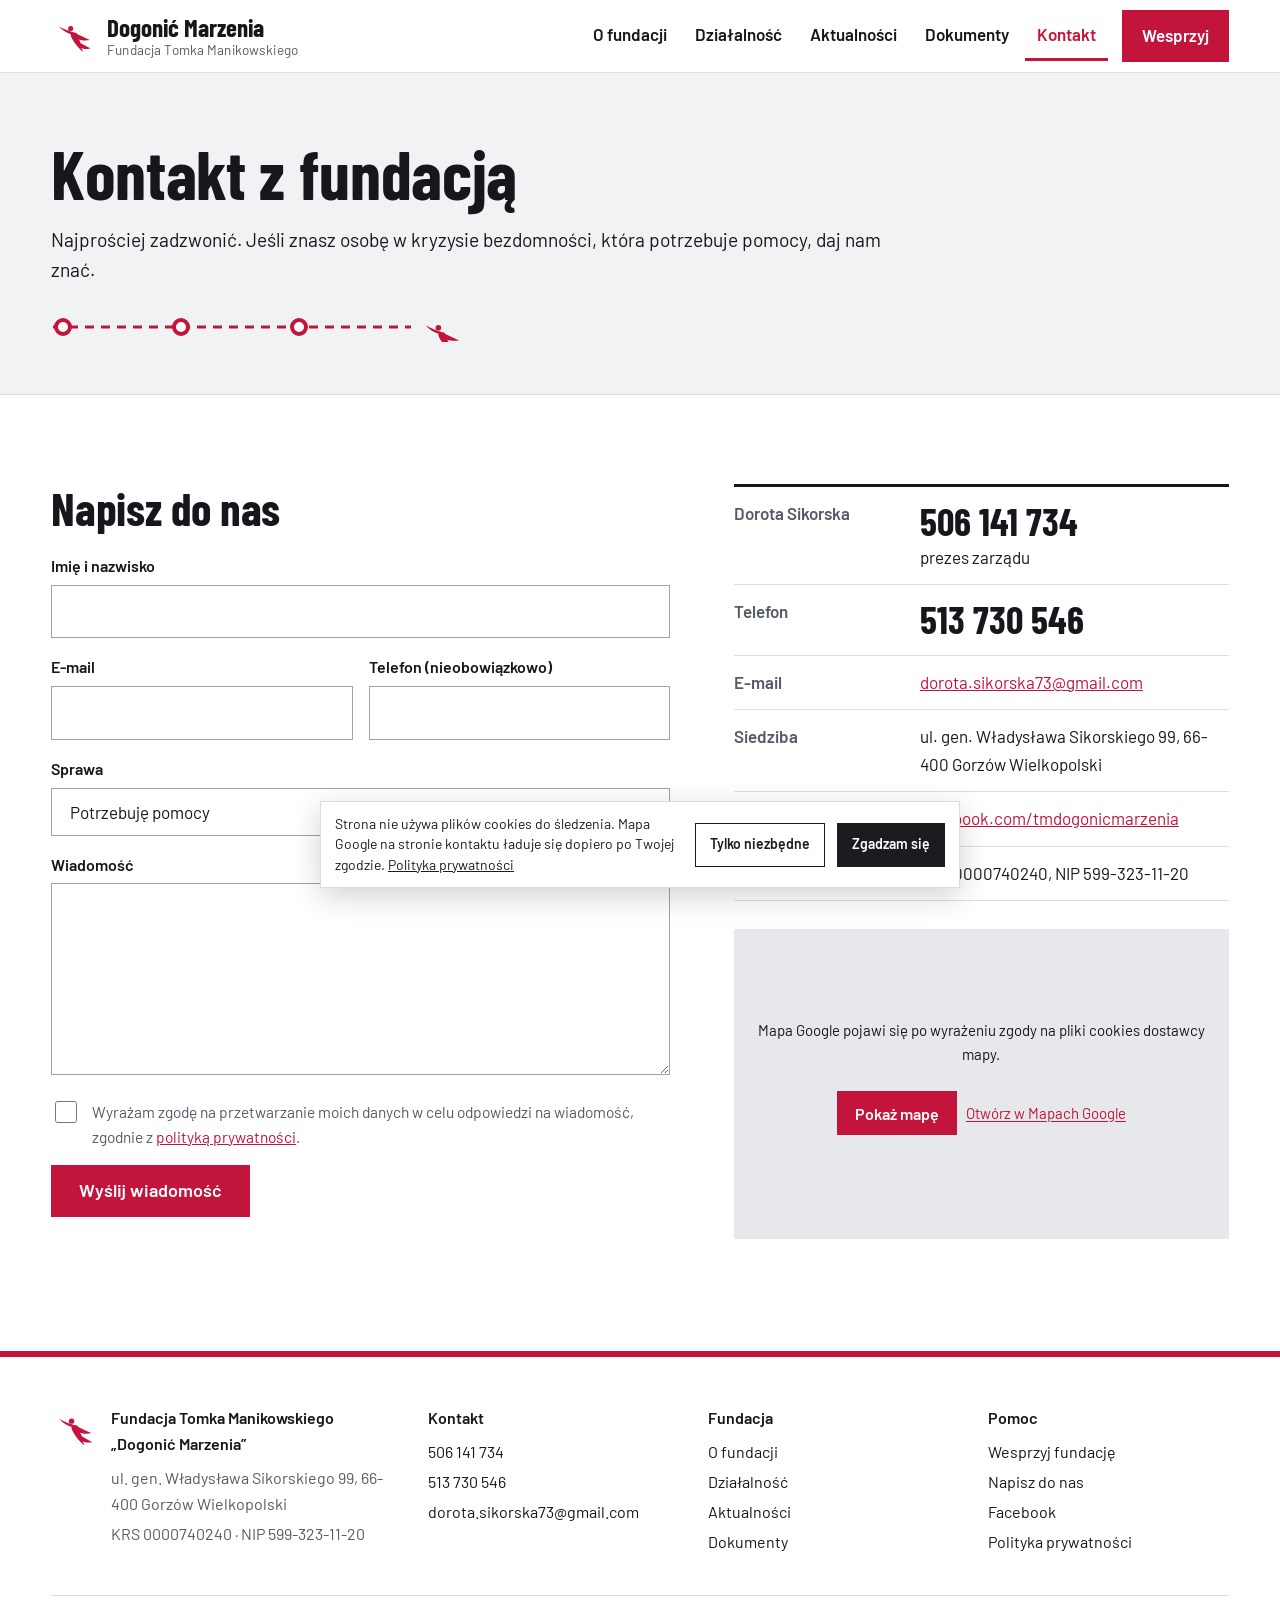
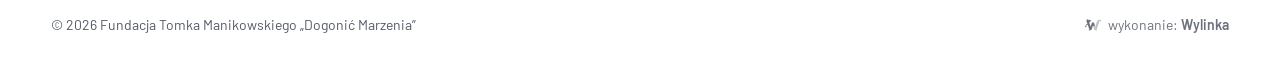
<file: kontakt/index.html>
<!doctype html>
<html lang="pl"><head><meta charset="utf-8"><meta name="viewport" content="width=device-width,initial-scale=1">
<title>Kontakt - Fundacja Dogonić Marzenia, ul. Sikorskiego 99, Gorzów</title><meta name="description" content="Telefon 506 141 734 i 513 730 546, e-mail, adres siedziby przy ul. Sikorskiego 99 w Gorzowie Wielkopolskim i formularz kontaktowy."><meta name="robots" content="noindex,nofollow">
<link rel="canonical" href="https://disaster26.github.io/dogonic-marzenia-koncepcja/kontakt/">
<meta property="og:type" content="website"><meta property="og:locale" content="pl_PL"><meta property="og:site_name" content="Fundacja Tomka Manikowskiego „Dogonić Marzenia”">
<meta property="og:title" content="Kontakt - Fundacja Dogonić Marzenia, ul. Sikorskiego 99, Gorzów"><meta property="og:description" content="Telefon 506 141 734 i 513 730 546, e-mail, adres siedziby przy ul. Sikorskiego 99 w Gorzowie Wielkopolskim i formularz kontaktowy."><meta property="og:url" content="https://disaster26.github.io/dogonic-marzenia-koncepcja/kontakt/"><meta property="og:image" content="https://disaster26.github.io/dogonic-marzenia-koncepcja/img/zespol-logo-1200.webp">
<meta name="theme-color" content="#C3143B">
<link rel="icon" href="../favicon.svg" type="image/svg+xml"><link rel="icon" href="../favicon-48.png" sizes="48x48" type="image/png"><link rel="apple-touch-icon" href="../apple-touch-icon.png">
<link rel="preload" href="../fonts/bc-700-rdzen.woff2" as="font" type="font/woff2" crossorigin><link rel="preload" href="../fonts/b-400-rdzen.woff2" as="font" type="font/woff2" crossorigin>
<style>@font-face{font-family:"Barlow Condensed";font-style:normal;font-weight:700;font-display:swap;src:url(../fonts/bc-700-rdzen.woff2) format("woff2");unicode-range:U+0020-007E,U+00A0,U+00A9,U+00AB,U+00B0,U+00B7,U+00BB,U+00D3,U+00D7,U+00F3,U+2013-2014,U+2018-2019,U+201C-201E,U+2022,U+2026,U+20AC}@font-face{font-family:"Barlow Condensed";font-style:normal;font-weight:700;font-display:swap;src:url(../fonts/bc-700-pl.woff2) format("woff2");unicode-range:U+0104-0107,U+0118-0119,U+0141-0144,U+015A-015B,U+0179-017C}@font-face{font-family:"Barlow";font-style:normal;font-weight:400;font-display:swap;src:url(../fonts/b-400-rdzen.woff2) format("woff2");unicode-range:U+0020-007E,U+00A0,U+00A9,U+00AB,U+00B0,U+00B7,U+00BB,U+00D3,U+00D7,U+00F3,U+2013-2014,U+2018-2019,U+201C-201E,U+2022,U+2026,U+20AC}@font-face{font-family:"Barlow";font-style:normal;font-weight:400;font-display:swap;src:url(../fonts/b-400-pl.woff2) format("woff2");unicode-range:U+0104-0107,U+0118-0119,U+0141-0144,U+015A-015B,U+0179-017C}@font-face{font-family:"Barlow";font-style:normal;font-weight:600;font-display:swap;src:url(../fonts/b-600-rdzen.woff2) format("woff2");unicode-range:U+0020-007E,U+00A0,U+00A9,U+00AB,U+00B0,U+00B7,U+00BB,U+00D3,U+00D7,U+00F3,U+2013-2014,U+2018-2019,U+201C-201E,U+2022,U+2026,U+20AC}@font-face{font-family:"Barlow";font-style:normal;font-weight:600;font-display:swap;src:url(../fonts/b-600-pl.woff2) format("woff2");unicode-range:U+0104-0107,U+0118-0119,U+0141-0144,U+015A-015B,U+0179-017C}
:root{--red:#C3143B;--red2:#9C0E2E;--ink:#15171C;--mut:#545A66;--bg2:#F1F2F4;--asf:#17191E;--line:#DCDFE4;--hf:"Barlow Condensed","Arial Narrow",sans-serif;--bf:"Barlow",system-ui,-apple-system,"Segoe UI",sans-serif;--gut:clamp(16px,4vw,56px);--max:1480px}
*,*::before,*::after{box-sizing:border-box}
html{-webkit-text-size-adjust:100%;scroll-padding-top:80px}
body{margin:0;background:#fff;color:var(--ink);font:400 18px/1.62 var(--bf)}
img,svg{display:block;max-width:100%}
img{height:auto}
a{color:var(--red)}a:hover{color:var(--red2)}
h1,h2,h3{font-family:var(--hf);font-weight:700;line-height:1.04;letter-spacing:-.005em;margin:0 0 .45em;color:var(--ink)}
h1{font-size:clamp(38px,5.4vw,76px)}
h2{font-size:clamp(32px,3.6vw,54px)}
h3{font-size:clamp(23px,1.9vw,28px);line-height:1.12}
p{margin:0 0 1em}
.wrap{max-width:var(--max);margin:0 auto;padding:0 var(--gut)}
.btn,.btn-sm{display:inline-flex;align-items:center;justify-content:center;min-height:52px;padding:0 26px;background:var(--red);color:#fff;font:600 18px/1.1 var(--bf);text-decoration:none;border:2px solid var(--red);cursor:pointer;transition:background .15s,color .15s}
.btn:hover{background:var(--red2);border-color:var(--red2);color:#fff}
.btn.white{background:#fff;color:var(--red);border-color:#fff}.btn.white:hover{background:var(--ink);border-color:var(--ink);color:#fff}
.btn.line{background:transparent;color:#fff;border-color:#fff}.btn.line:hover{background:#fff;color:var(--red)}
.btn.dark{background:transparent;color:var(--ink);border-color:var(--ink)}.btn.dark:hover{background:var(--ink);color:#fff}
.btn-sm{min-height:44px;padding:0 16px;font-size:16px}
.btns{display:flex;flex-wrap:wrap;gap:12px}
/* naglowek */
.top{position:sticky;top:0;z-index:50;background:#fff;border-bottom:1px solid var(--line)}
.top-in{max-width:var(--max);margin:0 auto;padding:0 var(--gut);height:72px;display:flex;align-items:center;gap:24px}
.brand{display:flex;align-items:center;gap:10px;text-decoration:none;color:var(--ink);margin-right:auto}
.brand .logo{width:46px;height:46px;color:var(--red);flex:none}
.brand span{display:flex;flex-direction:column;line-height:1}
.brand b{font:700 25px/1 var(--hf);color:var(--ink)}
.brand small{font-size:13.5px;color:var(--mut);margin-top:3px;letter-spacing:.01em}
.menu{display:flex;align-items:center;gap:4px}
.menu a{color:var(--ink);text-decoration:none;font-weight:600;font-size:17px;padding:10px 12px;border-bottom:3px solid transparent}
.menu a:hover{color:var(--red)}
.menu a[aria-current=page]{color:var(--red);border-bottom-color:var(--red)}
.menu .menu-cta{background:var(--red);color:#fff;margin-left:10px;padding:12px 20px;border:0}
.menu .menu-cta:hover,.menu .menu-cta[aria-current=page]{background:var(--red2);color:#fff}
.burger{display:none;width:48px;height:48px;border:0;background:none;cursor:pointer;position:relative;margin-right:-10px}
.burger span,.burger span::before,.burger span::after{position:absolute;left:12px;width:24px;height:2.5px;background:var(--ink);content:"";transition:transform .2s}
.burger span{top:23px}.burger span::before{top:-8px;left:0}.burger span::after{top:8px;left:0}
.menu-open .burger span{background:transparent}.menu-open .burger span::before{transform:translateY(8px) rotate(45deg)}.menu-open .burger span::after{transform:translateY(-8px) rotate(-45deg)}
@media (max-width:1080px){
 .top-in{height:64px}
 .brand .logo{width:40px;height:40px}.brand b{font-size:22px}.brand small{font-size:12.5px}
 .burger{display:block}
 .menu{display:none;position:fixed;top:64px;left:0;right:0;bottom:0;background:#fff;flex-direction:column;align-items:stretch;gap:0;padding:8px var(--gut) 24px;overflow:auto}
 .menu-open .menu{display:flex}
 .menu a{font:700 30px/1.1 var(--hf);padding:14px 0;border-bottom:1px solid var(--line)}
 .menu a[aria-current=page]{border-bottom-color:var(--line);color:var(--red)}
 .menu .menu-cta{margin:20px 0 0;text-align:center;padding:16px;font-size:26px}
}
/* HERO - mozaika prawdziwych zdjec + czerwony blok z haslem */
.hero{position:relative;background:var(--asf)}
.hero .tiles{display:grid;grid-template-columns:repeat(4,minmax(0,1fr));height:min(calc(100svh - 72px),780px);min-height:560px}
.hero .tiles a,.hero .tiles img{height:100%;width:100%}
.hero .tiles img{object-fit:cover}
.hero .tiles .t5{display:none}
.hero-card{position:absolute;left:max(var(--gut),calc((100vw - var(--max))/2 + var(--gut)));bottom:clamp(28px,5vh,64px);width:min(720px,46%);background:var(--red);color:#fff;padding:clamp(28px,3vw,48px)}
.hero-card h1{color:#fff;font-size:clamp(40px,4.3vw,68px);margin-bottom:18px}
.hero-card p{font-size:clamp(18px,1.35vw,21px);line-height:1.55;margin:0 0 26px;max-width:38em}
.hero-card .route{position:absolute;right:clamp(18px,2vw,32px);top:clamp(18px,2vw,30px);width:86px;color:#fff;opacity:.95}
.hero-m{display:none}
@media (min-width:1700px){.hero .tiles{grid-template-columns:repeat(5,minmax(0,1fr));height:min(calc(100svh - 72px),940px)}.hero .tiles .t5{display:block}}
@media (max-width:1080px){.hero .tiles{grid-template-columns:repeat(3,minmax(0,1fr));height:auto;min-height:0;aspect-ratio:16/9}.hero .tiles .t4{display:none}.hero-card{position:relative;left:auto;bottom:auto;width:auto;margin:-60px var(--gut) 0;z-index:2}}
@media (max-width:760px){
 .hero{display:flex;flex-direction:column;min-height:calc(100svh - 65px);background:var(--red)}
 .hero .tiles{display:none}
 .hero-m{display:block;flex:1 1 auto;min-height:150px;position:relative;overflow:hidden}
 .hero-m img{position:absolute;inset:0;width:100%;height:100%;object-fit:cover;object-position:50% 35%}
 .hero-card{margin:0;padding:22px 16px 26px;flex:0 0 auto}
 .hero-card h1{font-size:clamp(31px,8.6vw,40px);margin-bottom:12px}
 .hero-card p{font-size:16.5px;margin-bottom:26px}
 .hero-card .route{display:none}
 .hero-card .btn{flex:1 1 auto;padding:0 14px;min-height:50px;font-size:17px}
}
/* sekcje */
.sec{padding:clamp(56px,7vw,112px) 0}
.sec.grey{background:var(--bg2)}
.lead{font-size:clamp(19px,1.5vw,22px);line-height:1.55;color:var(--ink);max-width:44em}
.mut{color:var(--mut)}
.small{font-size:15.5px;color:var(--mut)}
.head{display:grid;grid-template-columns:minmax(0,1fr) minmax(0,1fr);gap:24px 64px;align-items:end;margin-bottom:clamp(28px,3vw,48px)}
.head h2{margin:0}.head p{margin:0;color:var(--mut)}
/* trasa: etapy na przerywanej linii */
.trasa{list-style:none;margin:0;padding:0;display:grid;grid-template-columns:repeat(4,minmax(0,1fr));gap:0 clamp(20px,2.4vw,44px);position:relative}
.trasa::before{content:"";position:absolute;left:0;right:64px;top:13px;border-top:3px dashed var(--red)}
.trasa li{position:relative;padding-top:52px}
.trasa li::before{content:"";position:absolute;left:0;top:2px;width:26px;height:26px;border-radius:50%;background:#fff;border:6px solid var(--red)}
.trasa .km{font:700 16px/1 var(--bf);color:var(--red);display:block;margin-bottom:10px}
.trasa h3{margin-bottom:10px}
.trasa p{margin:0;color:var(--mut);font-size:17px}
.trasa .runner{position:absolute;right:0;top:-24px;width:64px;color:var(--red)}
@media (max-width:900px){
 .trasa{grid-template-columns:minmax(0,1fr);gap:28px;padding-left:48px}
 .trasa::before{left:11px;right:auto;top:8px;bottom:60px;border-top:0;border-left:3px dashed var(--red)}
 .trasa li{padding-top:0}
 .trasa li::before{left:-48px;top:0}
 .trasa .runner{position:relative;right:auto;top:auto;left:-58px;width:52px;margin-top:-8px;transform:rotate(90deg)}
}
/* projekty z prawdziwymi zdjeciami */
.proj{display:grid;grid-template-columns:repeat(3,minmax(0,1fr));gap:clamp(20px,2.4vw,40px)}
.proj article{display:flex;flex-direction:column}
.proj .ph{aspect-ratio:4/3;overflow:hidden;background:#dde0e5;margin-bottom:20px}
.proj .ph img{width:100%;height:100%;object-fit:cover;transition:transform .4s}
.proj .ph a:hover img{transform:scale(1.03)}
.proj h3{margin-bottom:8px}
.proj p{color:var(--mut);font-size:17px;margin:0 0 10px}
.proj .when{font-weight:600;color:var(--ink);font-size:16px}
/* ciemna sekcja: historia biegu */
.dark{background:var(--asf);color:#E4E6EA}
.dark h2,.dark h3{color:#fff}
.dark a{color:#fff}
.story{display:grid;grid-template-columns:minmax(0,1.1fr) minmax(0,1fr);gap:clamp(32px,5vw,96px);align-items:center}
.miles{list-style:none;margin:28px 0 0;padding:0;border-top:1px solid #34373F}
.miles li{display:grid;grid-template-columns:96px minmax(0,1fr);gap:20px;padding:16px 0;border-bottom:1px solid #34373F}
.miles b{font:700 30px/1 var(--hf);color:#fff}
.miles span{color:#C9CCD3;font-size:17px}
.quote{font:700 clamp(26px,2.4vw,36px)/1.18 var(--hf);color:#fff;margin:0 0 14px;padding-left:22px;border-left:5px solid var(--red)}
.story .phs{display:grid;grid-template-columns:minmax(0,1fr) minmax(0,1fr);gap:12px}
.story .phs img{width:100%;aspect-ratio:3/4;object-fit:cover}
.story .phs a:first-child{grid-row:span 2}.story .phs a:first-child img{aspect-ratio:auto;height:100%}
/* aktualnosci */
.strip{display:grid;grid-template-columns:repeat(3,minmax(0,1fr));gap:clamp(20px,2.4vw,40px)}
.news .ph{aspect-ratio:4/3;overflow:hidden;background:#dde0e5;margin-bottom:16px}
.news .ph img{width:100%;height:100%;object-fit:cover}
.news time{display:block;font-weight:600;color:var(--red);font-size:15.5px;margin-bottom:6px}
.news h3{margin-bottom:8px}
.news p{color:var(--mut);font-size:17px;margin:0}
@media (max-width:900px){
 .strip{display:flex;overflow-x:auto;scroll-snap-type:x mandatory;gap:16px;padding-bottom:8px;scrollbar-width:thin}
 .strip>*{flex:0 0 82%;scroll-snap-align:start}
}
/* pas wsparcia */
.band{background:var(--red);color:#fff;padding:clamp(52px,6vw,96px) 0}
.band .in{display:grid;grid-template-columns:minmax(0,1.3fr) auto;gap:24px 64px;align-items:center}
.band h2{color:#fff;margin-bottom:12px}
.band p{margin:0;font-size:clamp(18px,1.4vw,21px);max-width:40em}
/* kontakt skrot */
.reach{display:grid;grid-template-columns:repeat(3,minmax(0,1fr));gap:24px 48px}
.reach div{border-top:3px solid var(--ink);padding-top:16px}
.reach b{display:block;font-weight:600;color:var(--mut);font-size:15.5px;margin-bottom:6px}
.reach a,.reach span{font:700 clamp(24px,2vw,30px)/1.15 var(--hf);color:var(--ink);text-decoration:none}
.reach a:hover{color:var(--red)}
/* podstrony */
.phead{background:var(--bg2);padding:clamp(40px,5vw,80px) 0 clamp(32px,4vw,56px);border-bottom:1px solid var(--line)}
.phead h1{max-width:20em;margin-bottom:16px}
.phead .lead{margin:0}
.phead .route{width:100%;max-width:420px;height:30px;color:var(--red);margin-top:28px}
.cols{display:grid;grid-template-columns:minmax(0,1.25fr) minmax(0,1fr);gap:clamp(32px,5vw,96px);align-items:start}
.prose{max-width:46em}
.prose h2{font-size:clamp(28px,2.8vw,42px);margin-top:1.4em}
.prose h2:first-child{margin-top:0}
.prose ul{padding-left:1.2em}.prose li{margin-bottom:.4em}
.facts{list-style:none;margin:0;padding:0;border-top:3px solid var(--ink)}
.facts li{display:grid;grid-template-columns:minmax(0,10em) minmax(0,1fr);gap:16px;padding:13px 0;border-bottom:1px solid var(--line);font-size:17px}
.facts b{font-weight:600;color:var(--mut)}
.blocks{display:grid;grid-template-columns:repeat(2,minmax(0,1fr));gap:clamp(36px,4vw,64px) clamp(28px,4vw,72px)}
.block .ph{aspect-ratio:3/2;overflow:hidden;background:#dde0e5;margin-bottom:20px}
.block .ph img{width:100%;height:100%;object-fit:cover}
.block p{color:var(--mut);font-size:17.5px}
.gal{display:grid;grid-template-columns:repeat(4,minmax(0,1fr));gap:10px}
.gal img{width:100%;aspect-ratio:1/1;object-fit:cover}
.list{list-style:none;margin:0;padding:0;border-top:3px solid var(--ink)}
.list li{display:grid;grid-template-columns:minmax(0,9em) minmax(0,1fr) minmax(0,160px);gap:24px;padding:22px 0;border-bottom:1px solid var(--line);align-items:start}
.list time{font-weight:600;color:var(--red)}
.list h3{margin-bottom:6px}
.list p{margin:0;color:var(--mut);font-size:17px}
.list img{width:160px;aspect-ratio:4/3;object-fit:cover}
.acct{background:var(--bg2);border-top:5px solid var(--red);padding:clamp(22px,3vw,36px)}
.acct dl{margin:0;display:grid;grid-template-columns:minmax(0,9em) minmax(0,1fr);gap:10px 18px;font-size:17px}
.acct dt{color:var(--mut);font-weight:600}.acct dd{margin:0}
.big-tel{font:700 clamp(30px,3vw,44px)/1.1 var(--hf);color:var(--ink);text-decoration:none}
.form{display:grid;gap:16px}
.f-2{display:grid;grid-template-columns:minmax(0,1fr) minmax(0,1fr);gap:16px}
.f-row label{display:block;font-weight:600;font-size:16px;margin-bottom:6px}
.f-row input,.f-row select,.f-row textarea{width:100%;font:inherit;font-size:17px;padding:12px 14px;border:1.5px solid #9EA3AD;background:#fff;color:var(--ink);border-radius:0}
.f-row input:focus,.f-row select:focus,.f-row textarea:focus{outline:3px solid rgba(195,20,59,.25);border-color:var(--red)}
.f-check{display:flex;gap:12px;align-items:flex-start;font-size:15.5px;color:var(--mut)}
.f-check input{width:22px;height:22px;margin-top:2px;accent-color:var(--red);flex:none}
.f-status{margin:0;font-weight:600;min-height:1.6em}.f-status.ok{color:#17663A}.f-status.err{color:var(--red2)}
.form .btn{justify-self:start}
.docs{list-style:none;margin:0;padding:0;border-top:3px solid var(--ink)}
.docs li{display:flex;justify-content:space-between;gap:16px;flex-wrap:wrap;padding:16px 0;border-bottom:1px solid var(--line)}
.docs b{font-weight:600}
.docs span{color:var(--mut);font-size:16px}
@media (max-width:900px){
 .head,.cols,.story,.band .in,.blocks{grid-template-columns:minmax(0,1fr)}
 .proj{grid-template-columns:minmax(0,1fr);gap:40px}
 .reach{grid-template-columns:minmax(0,1fr)}
 .gal{grid-template-columns:repeat(2,minmax(0,1fr))}
 .list li{grid-template-columns:minmax(0,1fr);gap:6px}.list img{width:100%;max-width:420px}
 .facts li,.acct dl{grid-template-columns:minmax(0,1fr);gap:2px}.acct dd{margin-bottom:8px}
 .f-2{grid-template-columns:minmax(0,1fr)}
 .miles li{grid-template-columns:72px minmax(0,1fr)}
}
@media (min-width:1900px){:root{--max:1800px}body{font-size:19px}.proj,.strip{gap:48px}}
/* stopka */
.foot{background:#fff;border-top:6px solid var(--red);color:var(--mut);font-size:16px;padding:48px 0 28px}
.foot .in{display:grid;grid-template-columns:minmax(0,1.4fr) repeat(3,minmax(0,1fr));gap:28px 40px}
.foot b{display:block;color:var(--ink);font-weight:600;margin-bottom:8px}
.foot p{margin:0 0 4px}
.foot a{color:var(--ink);text-decoration:none;overflow-wrap:anywhere}.foot .wylinka-badge b{display:inline;margin:0;color:inherit}.foot .wylinka-badge{color:var(--mut)}.foot a:hover{color:var(--red)}
.foot .brandf{display:flex;gap:12px;align-items:flex-start}
.foot .brandf svg{width:48px;height:48px;color:var(--red);flex:none}
.foot .bottom{display:flex;flex-wrap:wrap;justify-content:space-between;gap:10px 24px;align-items:center;margin-top:36px;padding-top:18px;border-top:1px solid var(--line);font-size:14px}
.foot .bottom .wylinka-badge{font-size:1em;white-space:nowrap}
@media (max-width:900px){.foot .in{grid-template-columns:minmax(0,1fr) minmax(0,1fr)}.foot .in>div:first-child{grid-column:1/-1}}

.lbox{position:fixed;inset:0;z-index:100;background:rgba(10,10,12,.94);display:none;align-items:center;justify-content:center;flex-direction:column;padding:56px 12px 24px}
.lbox.on{display:flex}
.lbox img{max-width:min(100%,1100px);max-height:calc(100vh - 140px);width:auto;height:auto;object-fit:contain}
.lbox p{color:#e9e9ee;font-size:15px;margin:12px 0 0;text-align:center;max-width:60ch}
.lbox button{position:absolute;background:none;border:0;color:#fff;font-size:44px;line-height:1;cursor:pointer;width:56px;height:56px}
.lb-x{top:6px;right:6px}.lb-p{left:4px;top:50%;margin-top:-28px}.lb-n{right:4px;top:50%;margin-top:-28px}
a.lb{display:block;cursor:zoom-in}
.cookies{position:fixed;left:12px;right:12px;bottom:12px;z-index:90;max-width:640px;margin:0 auto;background:#fff;color:#1b1c20;border:1px solid #d9dbe0;box-shadow:0 8px 30px rgba(0,0,0,.18);padding:12px 14px;display:flex;flex-wrap:wrap;gap:8px 12px;align-items:center;font-size:14px;line-height:1.45}
.cookies[hidden]{display:none}
.cookies p{margin:0;flex:1 1 280px}
.cookies a{color:inherit}
.cookies button{font:inherit;font-weight:600;padding:10px 14px;min-height:44px;border:1px solid #1b1c20;background:#fff;color:#1b1c20;cursor:pointer}
.cookies button.yes{background:#1b1c20;color:#fff}
.map{position:relative;aspect-ratio:16/10;background:#e7e8ec;overflow:hidden}
.map iframe{position:absolute;inset:0;width:100%;height:100%;border:0}
.map .nomap{position:absolute;inset:0;display:flex;flex-direction:column;align-items:center;justify-content:center;text-align:center;padding:20px;gap:10px;font-size:15px}
.hp{position:absolute!important;left:-9999px!important;width:1px;height:1px;overflow:hidden}
.skip{position:absolute;left:-9999px;top:0}.skip:focus{left:12px;top:12px;z-index:200;background:#fff;color:#000;padding:10px 14px}
.wylinka-badge{display:inline-flex;align-items:center;gap:.4em;color:inherit;text-decoration:none;font-size:.875em;line-height:1;opacity:.85}
.wylinka-badge:hover,.wylinka-badge:focus-visible{opacity:1}
.wylinka-badge:focus-visible{outline:2px solid currentColor;outline-offset:3px;border-radius:2px}
.wylinka-badge svg{width:18px;height:18px;flex:none;overflow:visible}
.wylinka-badge b{font-weight:600}
.wylinka-badge .wy-old{opacity:.45;transform-origin:40px 30px;transition:transform .32s cubic-bezier(.3,.7,.4,1),opacity .32s ease-out}
.wylinka-badge .wy-pod{opacity:0;transition:opacity .2s ease-out .08s}
.wylinka-badge:hover .wy-old,.wylinka-badge:focus-visible .wy-old{transform:translate(9px,7px) rotate(9deg);opacity:0}
.wylinka-badge:hover .wy-pod,.wylinka-badge:focus-visible .wy-pod{opacity:1}
@media (prefers-reduced-motion:reduce){.wylinka-badge .wy-old,.wylinka-badge .wy-pod{transition:none}.wylinka-badge:hover .wy-old,.wylinka-badge:focus-visible .wy-old{transform:none;opacity:.45}.wylinka-badge:hover .wy-pod,.wylinka-badge:focus-visible .wy-pod{opacity:0}}</style><script type="application/ld+json">{"@context":"https://schema.org","@type":"NGO","@id":"https://disaster26.github.io/dogonic-marzenia-koncepcja/#fundacja","name":"Fundacja Tomka Manikowskiego „Dogonić Marzenia”","alternateName":"Fundacja Dogonić Marzenia","url":"https://disaster26.github.io/dogonic-marzenia-koncepcja/","logo":"https://disaster26.github.io/dogonic-marzenia-koncepcja/logo.png","image":"https://disaster26.github.io/dogonic-marzenia-koncepcja/img/zespol-logo-1200.webp","description":"Fundacja z Gorzowa Wielkopolskiego pomagająca osobom w kryzysie bezdomności i uzależnienia: streetworking, terapia, mieszkania treningowe, aktywizacja zawodowa.","foundingDate":"2018","founder":{"@type":"Person","name":"Tomasz Manikowski"},"address":{"@type":"PostalAddress","streetAddress":"ul. gen. Władysława Sikorskiego 99","postalCode":"66-400","addressLocality":"Gorzów Wielkopolski","addressCountry":"PL"},"telephone":"+48506141734","email":"dorota.sikorska73@gmail.com","taxID":"5993231120","sameAs":["https://www.facebook.com/tmdogonicmarzenia/"],"identifier":[{"@type":"PropertyValue","propertyID":"KRS","value":"0000740240"},{"@type":"PropertyValue","propertyID":"NIP","value":"5993231120"}],"areaServed":"Gorzów Wielkopolski"}</script><script type="application/ld+json">{"@context":"https://schema.org","@type":"BreadcrumbList","itemListElement":[{"@type":"ListItem","position":1,"name":"Strona główna","item":"https://disaster26.github.io/dogonic-marzenia-koncepcja/"},{"@type":"ListItem","position":2,"name":"Kontakt","item":"https://disaster26.github.io/dogonic-marzenia-koncepcja/kontakt/"}]}</script>
</head><body class="">
<a class="skip" href="#tresc">Przejdź do treści</a>
<header class="top"><div class="top-in">
<a class="brand" href="../"><svg class="logo" viewBox="0 0 100 100" aria-hidden="true"><g fill="currentColor"><path d="M46.5 46.6C36.5 44.2 25.6 38.4 16.8 28.6C27.4 34.6 37.6 38.6 47.6 41.6Z"/><circle cx="42.8" cy="33.6" r="5.6"/><path d="M43.6 42.6C49.2 40.6 55 42.4 57.6 46.4L84.4 58.8C75 60.4 66.6 59.6 60.6 57.6C62.6 61 64 63.6 64.8 65.8L86 77.4C77 79.4 69.6 78 66 75.6C67.6 78.6 68.8 81.6 69.2 84.6C59.6 76.4 50.4 64.8 44.4 53.2C42.6 49.6 42.2 45.6 43.6 42.6Z"/></g></svg><span><b>Dogonić Marzenia</b><small>Fundacja Tomka Manikowskiego</small></span></a>
<nav id="menu" class="menu" aria-label="Menu główne"><a href="../o-fundacji/">O fundacji</a><a href="../dzialalnosc/">Działalność</a><a href="../aktualnosci/">Aktualności</a><a href="../dokumenty/">Dokumenty</a><a href="../kontakt/" aria-current="page">Kontakt</a><a class="menu-cta" href="../wesprzyj/">Wesprzyj</a></nav>
<button class="burger" type="button" aria-expanded="false" aria-controls="menu" aria-label="Menu"><span></span></button>
</div></header>
<main id="tresc"><section class="phead"><div class="wrap"><h1>Kontakt z fundacją</h1><p class="lead">Najprościej zadzwonić. Jeśli znasz osobę w kryzysie bezdomności, która potrzebuje pomocy, daj nam znać.</p><svg class="route" viewBox="0 0 420 30" preserveAspectRatio="xMinYMid meet" aria-hidden="true"><path d="M2 15H360" stroke="currentColor" stroke-width="3" stroke-dasharray="9 7"/><circle cx="12" cy="15" r="7" fill="#fff" stroke="currentColor" stroke-width="4"/><circle cx="130" cy="15" r="7" fill="#fff" stroke="currentColor" stroke-width="4"/><circle cx="248" cy="15" r="7" fill="#fff" stroke="currentColor" stroke-width="4"/><g transform="translate(366 -1) scale(.5)" fill="currentColor"><path d="M46.5 46.6C36.5 44.2 25.6 38.4 16.8 28.6C27.4 34.6 37.6 38.6 47.6 41.6Z"/><circle cx="42.8" cy="33.6" r="5.6"/><path d="M43.6 42.6C49.2 40.6 55 42.4 57.6 46.4L84.4 58.8C75 60.4 66.6 59.6 60.6 57.6C62.6 61 64 63.6 64.8 65.8L86 77.4C77 79.4 69.6 78 66 75.6C67.6 78.6 68.8 81.6 69.2 84.6C59.6 76.4 50.4 64.8 44.4 53.2C42.6 49.6 42.2 45.6 43.6 42.6Z"/></g></svg></div></section>
<section class="sec"><div class="wrap cols">
<div>
<h2>Napisz do nas</h2>
<form id="formularz" class="form" action="../kontakt.php" method="post" data-demo="1">
<div class="f-row"><label for="f-imie">Imię i nazwisko</label><input id="f-imie" name="imie" required maxlength="80" autocomplete="name"></div>
<div class="f-2"><div class="f-row"><label for="f-email">E-mail</label><input id="f-email" name="email" type="email" maxlength="120" autocomplete="email" required></div>
<div class="f-row"><label for="f-tel">Telefon (nieobowiązkowo)</label><input id="f-tel" name="telefon" type="tel" maxlength="30" autocomplete="tel"></div></div>
<div class="f-row"><label for="f-temat">Sprawa</label><select id="f-temat" name="temat"><option>Potrzebuję pomocy</option><option>Znam osobę, która potrzebuje pomocy</option><option>Chcę wesprzeć fundację</option><option>Wolontariat</option><option>Projekty i rekrutacja</option><option>Inna sprawa</option></select></div>
<div class="f-row"><label for="f-msg">Wiadomość</label><textarea id="f-msg" name="wiadomosc" rows="6" required maxlength="4000"></textarea></div>
<div class="hp" aria-hidden="true"><label for="f-www">Nie wypełniaj</label><input id="f-www" name="www" tabindex="-1" autocomplete="off"></div>
<input type="hidden" name="t" value="">
<div class="f-check"><input id="f-zgoda" name="zgoda" type="checkbox" value="1" required><label for="f-zgoda">Wyrażam zgodę na przetwarzanie moich danych w celu odpowiedzi na wiadomość, zgodnie z <a href="../polityka-prywatnosci/">polityką prywatności</a>.</label></div>
<button class="btn" type="submit">Wyślij wiadomość</button>
<p class="f-status" role="status" aria-live="polite"></p>
</form>
</div>
<aside>
<ul class="facts">
<li><b>Dorota Sikorska</b><span><a class="big-tel" href="tel:+48506141734">506 141 734</a><br>prezes zarządu</span></li>
<li><b>Telefon</b><span><a class="big-tel" href="tel:+48513730546">513 730 546</a></span></li>
<li><b>E-mail</b><span><a href="mailto:dorota.sikorska73@gmail.com">dorota.sikorska73@gmail.com</a></span></li>
<li><b>Siedziba</b><span>ul. gen. Władysława Sikorskiego 99, 66-400 Gorzów Wielkopolski</span></li>
<li><b>Facebook</b><span><a href="https://www.facebook.com/tmdogonicmarzenia/" rel="noopener">facebook.com/tmdogonicmarzenia</a></span></li>
<li><b>Dane</b><span>KRS 0000740240, NIP 599-323-11-20</span></li>
</ul>
<div style="margin-top:28px"><div class="map" data-map="https://www.google.com/maps?q=Fundacja%20Dogoni%C4%87%20Marzenia%2C%20Sikorskiego%2099%2C%2066-400%20Gorz%C3%B3w%20Wielkopolski&amp;z=16&amp;output=embed"><div class="nomap"><p>Mapa Google pojawi się po wyrażeniu zgody na pliki cookies dostawcy mapy.</p><p><button type="button" class="btn-sm" data-zgoda="tak">Pokaż mapę</button> &nbsp; <a href="https://www.google.com/maps/search/?api=1&amp;query=Fundacja%20Dogoni%C4%87%20Marzenia%2C%20Sikorskiego%2099%2C%2066-400%20Gorz%C3%B3w%20Wielkopolski" rel="noopener">Otwórz w Mapach Google</a></p></div></div></div>
</aside>
</div></section></main>
<footer class="foot"><div class="wrap">
<div class="in">
<div class="brandf"><svg  viewBox="0 0 100 100" aria-hidden="true"><g fill="currentColor"><path d="M46.5 46.6C36.5 44.2 25.6 38.4 16.8 28.6C27.4 34.6 37.6 38.6 47.6 41.6Z"/><circle cx="42.8" cy="33.6" r="5.6"/><path d="M43.6 42.6C49.2 40.6 55 42.4 57.6 46.4L84.4 58.8C75 60.4 66.6 59.6 60.6 57.6C62.6 61 64 63.6 64.8 65.8L86 77.4C77 79.4 69.6 78 66 75.6C67.6 78.6 68.8 81.6 69.2 84.6C59.6 76.4 50.4 64.8 44.4 53.2C42.6 49.6 42.2 45.6 43.6 42.6Z"/></g></svg><div><b>Fundacja Tomka Manikowskiego „Dogonić Marzenia”</b><p>ul. gen. Władysława Sikorskiego 99, 66-400 Gorzów Wielkopolski</p><p>KRS 0000740240 · NIP 599-323-11-20</p></div></div>
<div><b>Kontakt</b><p><a href="tel:+48506141734">506 141 734</a></p><p><a href="tel:+48513730546">513 730 546</a></p><p><a href="mailto:dorota.sikorska73@gmail.com">dorota.sikorska73@gmail.com</a></p></div>
<div><b>Fundacja</b><p><a href="../o-fundacji/">O fundacji</a></p><p><a href="../dzialalnosc/">Działalność</a></p><p><a href="../aktualnosci/">Aktualności</a></p><p><a href="../dokumenty/">Dokumenty</a></p></div>
<div><b>Pomoc</b><p><a href="../wesprzyj/">Wesprzyj fundację</a></p><p><a href="../kontakt/">Napisz do nas</a></p><p><a href="https://www.facebook.com/tmdogonicmarzenia/" rel="noopener">Facebook</a></p><p><a href="../polityka-prywatnosci/">Polityka prywatności</a></p></div>
</div>
<div class="bottom"><span>© 2026 Fundacja Tomka Manikowskiego „Dogonić Marzenia”</span><a class="wylinka-badge" href="https://wylinka.pl/?utm_source=dogonicmarzenia.pl&amp;utm_medium=stopka&amp;utm_campaign=wykonanie" rel="noopener" title="Strona wykonana przez Wylinka"><svg viewBox="0 0 64 64" aria-hidden="true" focusable="false" fill="currentColor"><path d="M9.8 22.8l-1.2-7.9 2.2-3.7 15.5 4.6-.5 1.5-7.2 5.5 4.7 15.6 5-15.6 7 0 4.1 12.7-4.2-.9-2.6 1.8-.8-2.2-5.3 15.6-4.3 0 .4 .2-2.1 2.8-1.3-1.1 1.1-1.4-3.1 .2-.1-1.7 2.2-.1-5.7-16.5-4.8 .6-.8 3.1 0 .5-.3 .5 .8 2.2-1.6 .5-.4-1.3-.8 1.6-1.5-.8 .8-1.6-1.4 .6-.6-1.6 2.3-.8 .2-.4 1.3-4.8 5.9-.8-2.4-6.9zM15.2 13.7l-.1-.4-.4 .8-.1 .8 .1 1 .1 .4 .3 .7 .3-.9 .1-.7 0-.8z"/><path class="wy-pod" d="M37.1 49.8l-4.5-13.3 2.6-1.8 4.2 .9 .9 2.8 3-9.7 0-.5 .1-.8 3.2-8.4 .5-1 .6-1 .9-1.1 1.3-1 1.1-.7 1.4-.5 1.4-.3 .7 0 .9 0 1.2 .3 1.4 .6 .8 .5 .7 .7 .6 .7 .5 .9 .3 .9 .1 .9 0 .8-.2 .9-.5 .9-.5 .6-.7 .5-.7 .3-.1-.1 0-.1 .5-.5 .3-.7 .2-.5 0-.6-.1-.6-.3-.7-.4-.5-.4-.4-.5-.3-.6-.3-.7 0-.7 .1-.6 .1-.5 .4-.5 .5-.3 .5-.2 .7-.1 1.5-1.4 5.1-.8 3.3-.3 .7-.5 .7-6 17.5 1.9 .1-.1 1.7-3.1-.2 1.1 1.4-1.3 1.1-2.1-2.8 .4-.2z"/><path class="wy-old" d="M40.8 50l.4-.2-4.1 0-4.2-12.5 2.5-1.7 4.3 .9 .6 1.9 .6-1.6 0-.3 2.4-7.8 0-.5 .1-.8 3.2-8.4 .4-.8 .6-.9 .9-1.2 .9-.9 1.3-.8 1.4-.6 1.2-.3 1.4-.1 1.3 .1 .6 .2 .8 .3 1.1 .6 .9 .7 .7 .9 .5 .9 .3 .9 .1 1.1-.1 .9-.3 .9-.4 .7-.6 .7-.6 .4-.6 .2-.1-.1 0-.1 .5-.5 .3-.7 .2-.5 0-.5-.1-.6-.2-.6-.3-.5-.4-.5-.5-.3-.6-.3-.7-.1-.6 0-.6 .1-.6 .3-.6 .5-.3 .4-.2 .5-.1 .5-.1 1.5-1.4 5.1-.8 3.3-.3 .7-.5 .7-6 17.5 1.9 .1-.1 1.7-3.1-.2 1.1 1.4-1.3 1.1zM49.6 17.1l.6 1.7-1.5 1.9 .4 .4 1.8-2.1-.7-2.1zM48.1 28.3l.5 1.8-1.7 1.8 .4 .4 1.9-2-.6-2.2zM37.9 41.7l1.7-1.5-.4-.4-1.7 1.4zM42.6 38.7l-1.5 2.8 1.1 2-1.3 2.6 .5 .2 1.5-2.8-1.1-2 1.4-2.5z"/></svg><span>wykonanie: <b>Wylinka</b></span></a></div>
</div></footer>
<div class="cookies" id="cookies" hidden><p>Strona nie używa plików cookies do śledzenia. Mapa Google na stronie kontaktu ładuje się dopiero po Twojej zgodzie. <a href="../polityka-prywatnosci/">Polityka prywatności</a></p><button type="button" data-zgoda="nie">Tylko niezbędne</button><button type="button" class="yes" data-zgoda="tak">Zgadzam się</button></div><script>try{if(!localStorage.getItem('zgoda'))document.getElementById('cookies').hidden=false}catch(e){document.getElementById('cookies').hidden=false}</script>
<script defer src="../app.js"></script>
</body></html>
</file>
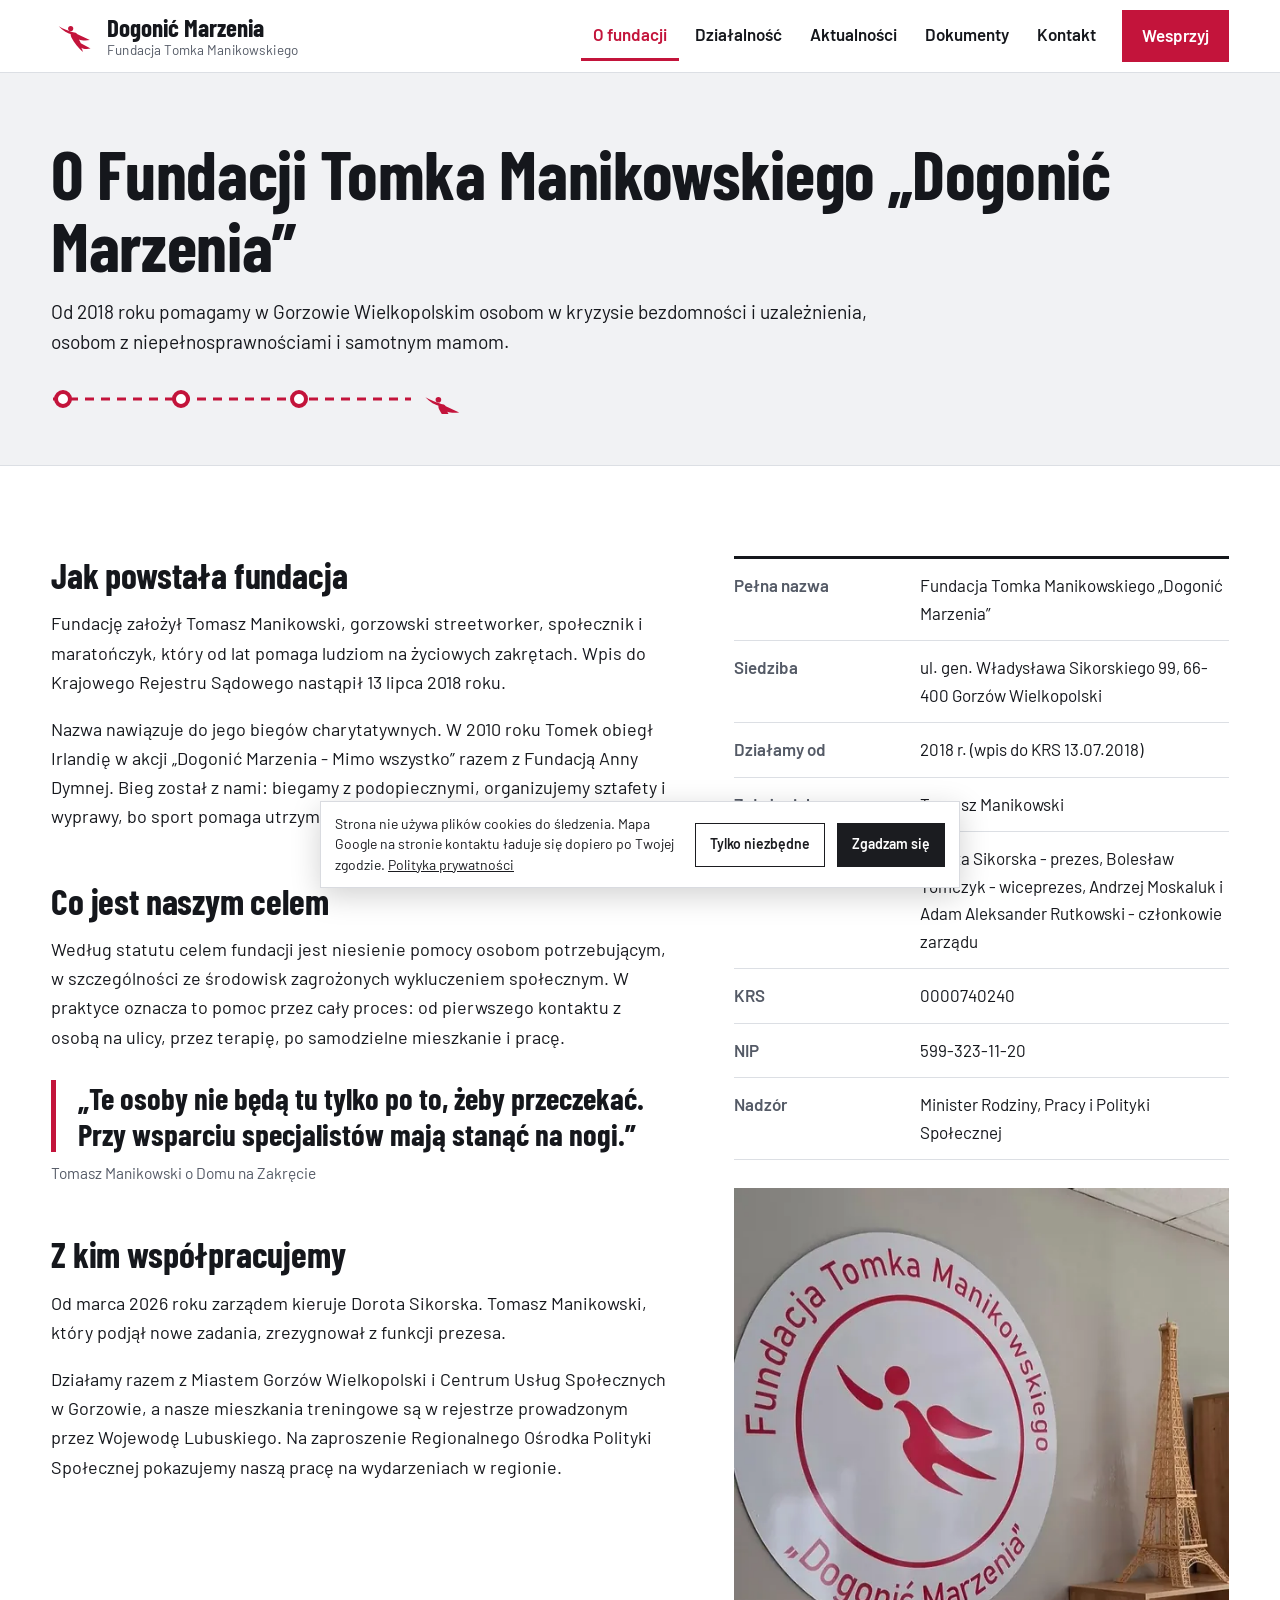
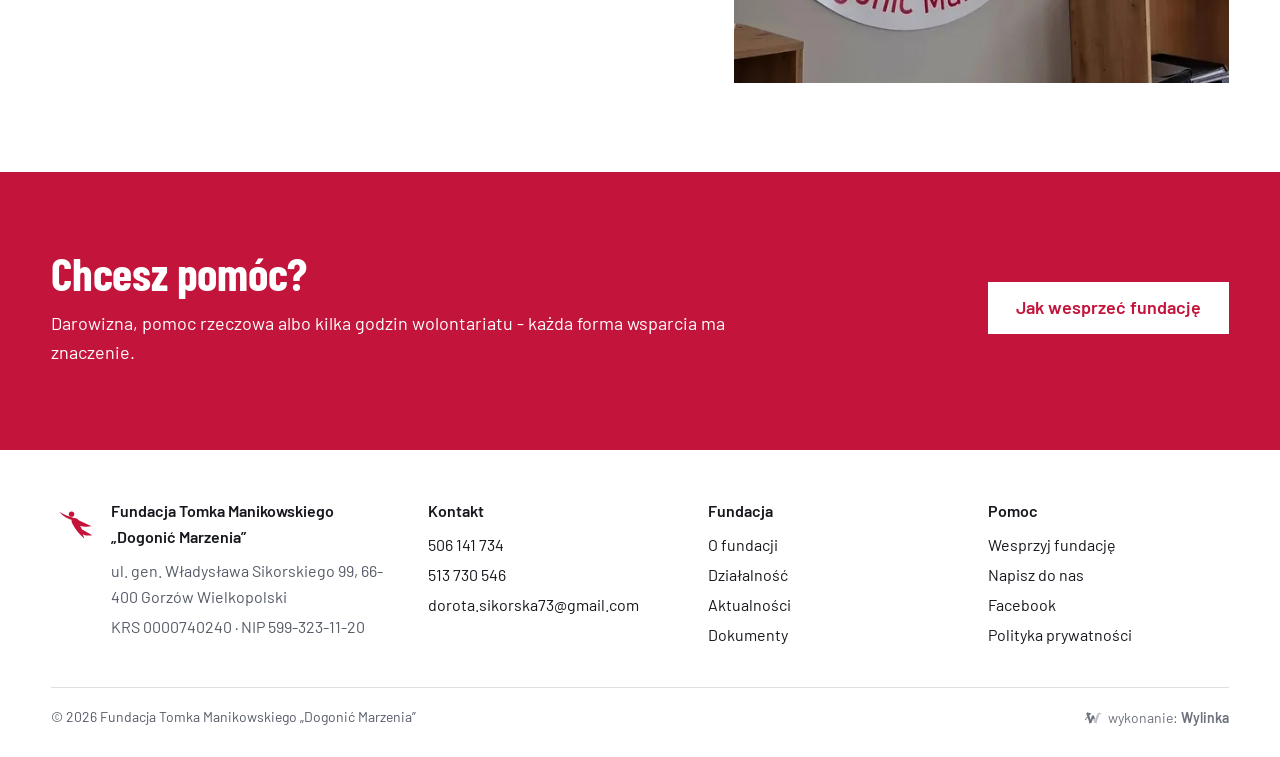
<file: o-fundacji/index.html>
<!doctype html>
<html lang="pl"><head><meta charset="utf-8"><meta name="viewport" content="width=device-width,initial-scale=1">
<title>O fundacji - Fundacja Tomka Manikowskiego Dogonić Marzenia</title><meta name="description" content="Historia fundacji założonej w 2018 r. przez Tomasza Manikowskiego, cele statutowe, zarząd, KRS 0000740240 i współpraca z Miastem Gorzów Wielkopolski."><meta name="robots" content="noindex,nofollow">
<link rel="canonical" href="https://disaster26.github.io/dogonic-marzenia-koncepcja/o-fundacji/">
<meta property="og:type" content="website"><meta property="og:locale" content="pl_PL"><meta property="og:site_name" content="Fundacja Tomka Manikowskiego „Dogonić Marzenia”">
<meta property="og:title" content="O fundacji - Fundacja Tomka Manikowskiego Dogonić Marzenia"><meta property="og:description" content="Historia fundacji założonej w 2018 r. przez Tomasza Manikowskiego, cele statutowe, zarząd, KRS 0000740240 i współpraca z Miastem Gorzów Wielkopolski."><meta property="og:url" content="https://disaster26.github.io/dogonic-marzenia-koncepcja/o-fundacji/"><meta property="og:image" content="https://disaster26.github.io/dogonic-marzenia-koncepcja/img/zespol-logo-1200.webp">
<meta name="theme-color" content="#C3143B">
<link rel="icon" href="../favicon.svg" type="image/svg+xml"><link rel="icon" href="../favicon-48.png" sizes="48x48" type="image/png"><link rel="apple-touch-icon" href="../apple-touch-icon.png">
<link rel="preload" href="../fonts/bc-700-rdzen.woff2" as="font" type="font/woff2" crossorigin><link rel="preload" href="../fonts/b-400-rdzen.woff2" as="font" type="font/woff2" crossorigin>
<style>@font-face{font-family:"Barlow Condensed";font-style:normal;font-weight:700;font-display:swap;src:url(../fonts/bc-700-rdzen.woff2) format("woff2");unicode-range:U+0020-007E,U+00A0,U+00A9,U+00AB,U+00B0,U+00B7,U+00BB,U+00D3,U+00D7,U+00F3,U+2013-2014,U+2018-2019,U+201C-201E,U+2022,U+2026,U+20AC}@font-face{font-family:"Barlow Condensed";font-style:normal;font-weight:700;font-display:swap;src:url(../fonts/bc-700-pl.woff2) format("woff2");unicode-range:U+0104-0107,U+0118-0119,U+0141-0144,U+015A-015B,U+0179-017C}@font-face{font-family:"Barlow";font-style:normal;font-weight:400;font-display:swap;src:url(../fonts/b-400-rdzen.woff2) format("woff2");unicode-range:U+0020-007E,U+00A0,U+00A9,U+00AB,U+00B0,U+00B7,U+00BB,U+00D3,U+00D7,U+00F3,U+2013-2014,U+2018-2019,U+201C-201E,U+2022,U+2026,U+20AC}@font-face{font-family:"Barlow";font-style:normal;font-weight:400;font-display:swap;src:url(../fonts/b-400-pl.woff2) format("woff2");unicode-range:U+0104-0107,U+0118-0119,U+0141-0144,U+015A-015B,U+0179-017C}@font-face{font-family:"Barlow";font-style:normal;font-weight:600;font-display:swap;src:url(../fonts/b-600-rdzen.woff2) format("woff2");unicode-range:U+0020-007E,U+00A0,U+00A9,U+00AB,U+00B0,U+00B7,U+00BB,U+00D3,U+00D7,U+00F3,U+2013-2014,U+2018-2019,U+201C-201E,U+2022,U+2026,U+20AC}@font-face{font-family:"Barlow";font-style:normal;font-weight:600;font-display:swap;src:url(../fonts/b-600-pl.woff2) format("woff2");unicode-range:U+0104-0107,U+0118-0119,U+0141-0144,U+015A-015B,U+0179-017C}
:root{--red:#C3143B;--red2:#9C0E2E;--ink:#15171C;--mut:#545A66;--bg2:#F1F2F4;--asf:#17191E;--line:#DCDFE4;--hf:"Barlow Condensed","Arial Narrow",sans-serif;--bf:"Barlow",system-ui,-apple-system,"Segoe UI",sans-serif;--gut:clamp(16px,4vw,56px);--max:1480px}
*,*::before,*::after{box-sizing:border-box}
html{-webkit-text-size-adjust:100%;scroll-padding-top:80px}
body{margin:0;background:#fff;color:var(--ink);font:400 18px/1.62 var(--bf)}
img,svg{display:block;max-width:100%}
img{height:auto}
a{color:var(--red)}a:hover{color:var(--red2)}
h1,h2,h3{font-family:var(--hf);font-weight:700;line-height:1.04;letter-spacing:-.005em;margin:0 0 .45em;color:var(--ink)}
h1{font-size:clamp(38px,5.4vw,76px)}
h2{font-size:clamp(32px,3.6vw,54px)}
h3{font-size:clamp(23px,1.9vw,28px);line-height:1.12}
p{margin:0 0 1em}
.wrap{max-width:var(--max);margin:0 auto;padding:0 var(--gut)}
.btn,.btn-sm{display:inline-flex;align-items:center;justify-content:center;min-height:52px;padding:0 26px;background:var(--red);color:#fff;font:600 18px/1.1 var(--bf);text-decoration:none;border:2px solid var(--red);cursor:pointer;transition:background .15s,color .15s}
.btn:hover{background:var(--red2);border-color:var(--red2);color:#fff}
.btn.white{background:#fff;color:var(--red);border-color:#fff}.btn.white:hover{background:var(--ink);border-color:var(--ink);color:#fff}
.btn.line{background:transparent;color:#fff;border-color:#fff}.btn.line:hover{background:#fff;color:var(--red)}
.btn.dark{background:transparent;color:var(--ink);border-color:var(--ink)}.btn.dark:hover{background:var(--ink);color:#fff}
.btn-sm{min-height:44px;padding:0 16px;font-size:16px}
.btns{display:flex;flex-wrap:wrap;gap:12px}
/* naglowek */
.top{position:sticky;top:0;z-index:50;background:#fff;border-bottom:1px solid var(--line)}
.top-in{max-width:var(--max);margin:0 auto;padding:0 var(--gut);height:72px;display:flex;align-items:center;gap:24px}
.brand{display:flex;align-items:center;gap:10px;text-decoration:none;color:var(--ink);margin-right:auto}
.brand .logo{width:46px;height:46px;color:var(--red);flex:none}
.brand span{display:flex;flex-direction:column;line-height:1}
.brand b{font:700 25px/1 var(--hf);color:var(--ink)}
.brand small{font-size:13.5px;color:var(--mut);margin-top:3px;letter-spacing:.01em}
.menu{display:flex;align-items:center;gap:4px}
.menu a{color:var(--ink);text-decoration:none;font-weight:600;font-size:17px;padding:10px 12px;border-bottom:3px solid transparent}
.menu a:hover{color:var(--red)}
.menu a[aria-current=page]{color:var(--red);border-bottom-color:var(--red)}
.menu .menu-cta{background:var(--red);color:#fff;margin-left:10px;padding:12px 20px;border:0}
.menu .menu-cta:hover,.menu .menu-cta[aria-current=page]{background:var(--red2);color:#fff}
.burger{display:none;width:48px;height:48px;border:0;background:none;cursor:pointer;position:relative;margin-right:-10px}
.burger span,.burger span::before,.burger span::after{position:absolute;left:12px;width:24px;height:2.5px;background:var(--ink);content:"";transition:transform .2s}
.burger span{top:23px}.burger span::before{top:-8px;left:0}.burger span::after{top:8px;left:0}
.menu-open .burger span{background:transparent}.menu-open .burger span::before{transform:translateY(8px) rotate(45deg)}.menu-open .burger span::after{transform:translateY(-8px) rotate(-45deg)}
@media (max-width:1080px){
 .top-in{height:64px}
 .brand .logo{width:40px;height:40px}.brand b{font-size:22px}.brand small{font-size:12.5px}
 .burger{display:block}
 .menu{display:none;position:fixed;top:64px;left:0;right:0;bottom:0;background:#fff;flex-direction:column;align-items:stretch;gap:0;padding:8px var(--gut) 24px;overflow:auto}
 .menu-open .menu{display:flex}
 .menu a{font:700 30px/1.1 var(--hf);padding:14px 0;border-bottom:1px solid var(--line)}
 .menu a[aria-current=page]{border-bottom-color:var(--line);color:var(--red)}
 .menu .menu-cta{margin:20px 0 0;text-align:center;padding:16px;font-size:26px}
}
/* HERO - mozaika prawdziwych zdjec + czerwony blok z haslem */
.hero{position:relative;background:var(--asf)}
.hero .tiles{display:grid;grid-template-columns:repeat(4,minmax(0,1fr));height:min(calc(100svh - 72px),780px);min-height:560px}
.hero .tiles a,.hero .tiles img{height:100%;width:100%}
.hero .tiles img{object-fit:cover}
.hero .tiles .t5{display:none}
.hero-card{position:absolute;left:max(var(--gut),calc((100vw - var(--max))/2 + var(--gut)));bottom:clamp(28px,5vh,64px);width:min(720px,46%);background:var(--red);color:#fff;padding:clamp(28px,3vw,48px)}
.hero-card h1{color:#fff;font-size:clamp(40px,4.3vw,68px);margin-bottom:18px}
.hero-card p{font-size:clamp(18px,1.35vw,21px);line-height:1.55;margin:0 0 26px;max-width:38em}
.hero-card .route{position:absolute;right:clamp(18px,2vw,32px);top:clamp(18px,2vw,30px);width:86px;color:#fff;opacity:.95}
.hero-m{display:none}
@media (min-width:1700px){.hero .tiles{grid-template-columns:repeat(5,minmax(0,1fr));height:min(calc(100svh - 72px),940px)}.hero .tiles .t5{display:block}}
@media (max-width:1080px){.hero .tiles{grid-template-columns:repeat(3,minmax(0,1fr));height:auto;min-height:0;aspect-ratio:16/9}.hero .tiles .t4{display:none}.hero-card{position:relative;left:auto;bottom:auto;width:auto;margin:-60px var(--gut) 0;z-index:2}}
@media (max-width:760px){
 .hero{display:flex;flex-direction:column;min-height:calc(100svh - 65px);background:var(--red)}
 .hero .tiles{display:none}
 .hero-m{display:block;flex:1 1 auto;min-height:150px;position:relative;overflow:hidden}
 .hero-m img{position:absolute;inset:0;width:100%;height:100%;object-fit:cover;object-position:50% 35%}
 .hero-card{margin:0;padding:22px 16px 26px;flex:0 0 auto}
 .hero-card h1{font-size:clamp(31px,8.6vw,40px);margin-bottom:12px}
 .hero-card p{font-size:16.5px;margin-bottom:26px}
 .hero-card .route{display:none}
 .hero-card .btn{flex:1 1 auto;padding:0 14px;min-height:50px;font-size:17px}
}
/* sekcje */
.sec{padding:clamp(56px,7vw,112px) 0}
.sec.grey{background:var(--bg2)}
.lead{font-size:clamp(19px,1.5vw,22px);line-height:1.55;color:var(--ink);max-width:44em}
.mut{color:var(--mut)}
.small{font-size:15.5px;color:var(--mut)}
.head{display:grid;grid-template-columns:minmax(0,1fr) minmax(0,1fr);gap:24px 64px;align-items:end;margin-bottom:clamp(28px,3vw,48px)}
.head h2{margin:0}.head p{margin:0;color:var(--mut)}
/* trasa: etapy na przerywanej linii */
.trasa{list-style:none;margin:0;padding:0;display:grid;grid-template-columns:repeat(4,minmax(0,1fr));gap:0 clamp(20px,2.4vw,44px);position:relative}
.trasa::before{content:"";position:absolute;left:0;right:64px;top:13px;border-top:3px dashed var(--red)}
.trasa li{position:relative;padding-top:52px}
.trasa li::before{content:"";position:absolute;left:0;top:2px;width:26px;height:26px;border-radius:50%;background:#fff;border:6px solid var(--red)}
.trasa .km{font:700 16px/1 var(--bf);color:var(--red);display:block;margin-bottom:10px}
.trasa h3{margin-bottom:10px}
.trasa p{margin:0;color:var(--mut);font-size:17px}
.trasa .runner{position:absolute;right:0;top:-24px;width:64px;color:var(--red)}
@media (max-width:900px){
 .trasa{grid-template-columns:minmax(0,1fr);gap:28px;padding-left:48px}
 .trasa::before{left:11px;right:auto;top:8px;bottom:60px;border-top:0;border-left:3px dashed var(--red)}
 .trasa li{padding-top:0}
 .trasa li::before{left:-48px;top:0}
 .trasa .runner{position:relative;right:auto;top:auto;left:-58px;width:52px;margin-top:-8px;transform:rotate(90deg)}
}
/* projekty z prawdziwymi zdjeciami */
.proj{display:grid;grid-template-columns:repeat(3,minmax(0,1fr));gap:clamp(20px,2.4vw,40px)}
.proj article{display:flex;flex-direction:column}
.proj .ph{aspect-ratio:4/3;overflow:hidden;background:#dde0e5;margin-bottom:20px}
.proj .ph img{width:100%;height:100%;object-fit:cover;transition:transform .4s}
.proj .ph a:hover img{transform:scale(1.03)}
.proj h3{margin-bottom:8px}
.proj p{color:var(--mut);font-size:17px;margin:0 0 10px}
.proj .when{font-weight:600;color:var(--ink);font-size:16px}
/* ciemna sekcja: historia biegu */
.dark{background:var(--asf);color:#E4E6EA}
.dark h2,.dark h3{color:#fff}
.dark a{color:#fff}
.story{display:grid;grid-template-columns:minmax(0,1.1fr) minmax(0,1fr);gap:clamp(32px,5vw,96px);align-items:center}
.miles{list-style:none;margin:28px 0 0;padding:0;border-top:1px solid #34373F}
.miles li{display:grid;grid-template-columns:96px minmax(0,1fr);gap:20px;padding:16px 0;border-bottom:1px solid #34373F}
.miles b{font:700 30px/1 var(--hf);color:#fff}
.miles span{color:#C9CCD3;font-size:17px}
.quote{font:700 clamp(26px,2.4vw,36px)/1.18 var(--hf);color:#fff;margin:0 0 14px;padding-left:22px;border-left:5px solid var(--red)}
.story .phs{display:grid;grid-template-columns:minmax(0,1fr) minmax(0,1fr);gap:12px}
.story .phs img{width:100%;aspect-ratio:3/4;object-fit:cover}
.story .phs a:first-child{grid-row:span 2}.story .phs a:first-child img{aspect-ratio:auto;height:100%}
/* aktualnosci */
.strip{display:grid;grid-template-columns:repeat(3,minmax(0,1fr));gap:clamp(20px,2.4vw,40px)}
.news .ph{aspect-ratio:4/3;overflow:hidden;background:#dde0e5;margin-bottom:16px}
.news .ph img{width:100%;height:100%;object-fit:cover}
.news time{display:block;font-weight:600;color:var(--red);font-size:15.5px;margin-bottom:6px}
.news h3{margin-bottom:8px}
.news p{color:var(--mut);font-size:17px;margin:0}
@media (max-width:900px){
 .strip{display:flex;overflow-x:auto;scroll-snap-type:x mandatory;gap:16px;padding-bottom:8px;scrollbar-width:thin}
 .strip>*{flex:0 0 82%;scroll-snap-align:start}
}
/* pas wsparcia */
.band{background:var(--red);color:#fff;padding:clamp(52px,6vw,96px) 0}
.band .in{display:grid;grid-template-columns:minmax(0,1.3fr) auto;gap:24px 64px;align-items:center}
.band h2{color:#fff;margin-bottom:12px}
.band p{margin:0;font-size:clamp(18px,1.4vw,21px);max-width:40em}
/* kontakt skrot */
.reach{display:grid;grid-template-columns:repeat(3,minmax(0,1fr));gap:24px 48px}
.reach div{border-top:3px solid var(--ink);padding-top:16px}
.reach b{display:block;font-weight:600;color:var(--mut);font-size:15.5px;margin-bottom:6px}
.reach a,.reach span{font:700 clamp(24px,2vw,30px)/1.15 var(--hf);color:var(--ink);text-decoration:none}
.reach a:hover{color:var(--red)}
/* podstrony */
.phead{background:var(--bg2);padding:clamp(40px,5vw,80px) 0 clamp(32px,4vw,56px);border-bottom:1px solid var(--line)}
.phead h1{max-width:20em;margin-bottom:16px}
.phead .lead{margin:0}
.phead .route{width:100%;max-width:420px;height:30px;color:var(--red);margin-top:28px}
.cols{display:grid;grid-template-columns:minmax(0,1.25fr) minmax(0,1fr);gap:clamp(32px,5vw,96px);align-items:start}
.prose{max-width:46em}
.prose h2{font-size:clamp(28px,2.8vw,42px);margin-top:1.4em}
.prose h2:first-child{margin-top:0}
.prose ul{padding-left:1.2em}.prose li{margin-bottom:.4em}
.facts{list-style:none;margin:0;padding:0;border-top:3px solid var(--ink)}
.facts li{display:grid;grid-template-columns:minmax(0,10em) minmax(0,1fr);gap:16px;padding:13px 0;border-bottom:1px solid var(--line);font-size:17px}
.facts b{font-weight:600;color:var(--mut)}
.blocks{display:grid;grid-template-columns:repeat(2,minmax(0,1fr));gap:clamp(36px,4vw,64px) clamp(28px,4vw,72px)}
.block .ph{aspect-ratio:3/2;overflow:hidden;background:#dde0e5;margin-bottom:20px}
.block .ph img{width:100%;height:100%;object-fit:cover}
.block p{color:var(--mut);font-size:17.5px}
.gal{display:grid;grid-template-columns:repeat(4,minmax(0,1fr));gap:10px}
.gal img{width:100%;aspect-ratio:1/1;object-fit:cover}
.list{list-style:none;margin:0;padding:0;border-top:3px solid var(--ink)}
.list li{display:grid;grid-template-columns:minmax(0,9em) minmax(0,1fr) minmax(0,160px);gap:24px;padding:22px 0;border-bottom:1px solid var(--line);align-items:start}
.list time{font-weight:600;color:var(--red)}
.list h3{margin-bottom:6px}
.list p{margin:0;color:var(--mut);font-size:17px}
.list img{width:160px;aspect-ratio:4/3;object-fit:cover}
.acct{background:var(--bg2);border-top:5px solid var(--red);padding:clamp(22px,3vw,36px)}
.acct dl{margin:0;display:grid;grid-template-columns:minmax(0,9em) minmax(0,1fr);gap:10px 18px;font-size:17px}
.acct dt{color:var(--mut);font-weight:600}.acct dd{margin:0}
.big-tel{font:700 clamp(30px,3vw,44px)/1.1 var(--hf);color:var(--ink);text-decoration:none}
.form{display:grid;gap:16px}
.f-2{display:grid;grid-template-columns:minmax(0,1fr) minmax(0,1fr);gap:16px}
.f-row label{display:block;font-weight:600;font-size:16px;margin-bottom:6px}
.f-row input,.f-row select,.f-row textarea{width:100%;font:inherit;font-size:17px;padding:12px 14px;border:1.5px solid #9EA3AD;background:#fff;color:var(--ink);border-radius:0}
.f-row input:focus,.f-row select:focus,.f-row textarea:focus{outline:3px solid rgba(195,20,59,.25);border-color:var(--red)}
.f-check{display:flex;gap:12px;align-items:flex-start;font-size:15.5px;color:var(--mut)}
.f-check input{width:22px;height:22px;margin-top:2px;accent-color:var(--red);flex:none}
.f-status{margin:0;font-weight:600;min-height:1.6em}.f-status.ok{color:#17663A}.f-status.err{color:var(--red2)}
.form .btn{justify-self:start}
.docs{list-style:none;margin:0;padding:0;border-top:3px solid var(--ink)}
.docs li{display:flex;justify-content:space-between;gap:16px;flex-wrap:wrap;padding:16px 0;border-bottom:1px solid var(--line)}
.docs b{font-weight:600}
.docs span{color:var(--mut);font-size:16px}
@media (max-width:900px){
 .head,.cols,.story,.band .in,.blocks{grid-template-columns:minmax(0,1fr)}
 .proj{grid-template-columns:minmax(0,1fr);gap:40px}
 .reach{grid-template-columns:minmax(0,1fr)}
 .gal{grid-template-columns:repeat(2,minmax(0,1fr))}
 .list li{grid-template-columns:minmax(0,1fr);gap:6px}.list img{width:100%;max-width:420px}
 .facts li,.acct dl{grid-template-columns:minmax(0,1fr);gap:2px}.acct dd{margin-bottom:8px}
 .f-2{grid-template-columns:minmax(0,1fr)}
 .miles li{grid-template-columns:72px minmax(0,1fr)}
}
@media (min-width:1900px){:root{--max:1800px}body{font-size:19px}.proj,.strip{gap:48px}}
/* stopka */
.foot{background:#fff;border-top:6px solid var(--red);color:var(--mut);font-size:16px;padding:48px 0 28px}
.foot .in{display:grid;grid-template-columns:minmax(0,1.4fr) repeat(3,minmax(0,1fr));gap:28px 40px}
.foot b{display:block;color:var(--ink);font-weight:600;margin-bottom:8px}
.foot p{margin:0 0 4px}
.foot a{color:var(--ink);text-decoration:none;overflow-wrap:anywhere}.foot .wylinka-badge b{display:inline;margin:0;color:inherit}.foot .wylinka-badge{color:var(--mut)}.foot a:hover{color:var(--red)}
.foot .brandf{display:flex;gap:12px;align-items:flex-start}
.foot .brandf svg{width:48px;height:48px;color:var(--red);flex:none}
.foot .bottom{display:flex;flex-wrap:wrap;justify-content:space-between;gap:10px 24px;align-items:center;margin-top:36px;padding-top:18px;border-top:1px solid var(--line);font-size:14px}
.foot .bottom .wylinka-badge{font-size:1em;white-space:nowrap}
@media (max-width:900px){.foot .in{grid-template-columns:minmax(0,1fr) minmax(0,1fr)}.foot .in>div:first-child{grid-column:1/-1}}

.lbox{position:fixed;inset:0;z-index:100;background:rgba(10,10,12,.94);display:none;align-items:center;justify-content:center;flex-direction:column;padding:56px 12px 24px}
.lbox.on{display:flex}
.lbox img{max-width:min(100%,1100px);max-height:calc(100vh - 140px);width:auto;height:auto;object-fit:contain}
.lbox p{color:#e9e9ee;font-size:15px;margin:12px 0 0;text-align:center;max-width:60ch}
.lbox button{position:absolute;background:none;border:0;color:#fff;font-size:44px;line-height:1;cursor:pointer;width:56px;height:56px}
.lb-x{top:6px;right:6px}.lb-p{left:4px;top:50%;margin-top:-28px}.lb-n{right:4px;top:50%;margin-top:-28px}
a.lb{display:block;cursor:zoom-in}
.cookies{position:fixed;left:12px;right:12px;bottom:12px;z-index:90;max-width:640px;margin:0 auto;background:#fff;color:#1b1c20;border:1px solid #d9dbe0;box-shadow:0 8px 30px rgba(0,0,0,.18);padding:12px 14px;display:flex;flex-wrap:wrap;gap:8px 12px;align-items:center;font-size:14px;line-height:1.45}
.cookies[hidden]{display:none}
.cookies p{margin:0;flex:1 1 280px}
.cookies a{color:inherit}
.cookies button{font:inherit;font-weight:600;padding:10px 14px;min-height:44px;border:1px solid #1b1c20;background:#fff;color:#1b1c20;cursor:pointer}
.cookies button.yes{background:#1b1c20;color:#fff}
.map{position:relative;aspect-ratio:16/10;background:#e7e8ec;overflow:hidden}
.map iframe{position:absolute;inset:0;width:100%;height:100%;border:0}
.map .nomap{position:absolute;inset:0;display:flex;flex-direction:column;align-items:center;justify-content:center;text-align:center;padding:20px;gap:10px;font-size:15px}
.hp{position:absolute!important;left:-9999px!important;width:1px;height:1px;overflow:hidden}
.skip{position:absolute;left:-9999px;top:0}.skip:focus{left:12px;top:12px;z-index:200;background:#fff;color:#000;padding:10px 14px}
.wylinka-badge{display:inline-flex;align-items:center;gap:.4em;color:inherit;text-decoration:none;font-size:.875em;line-height:1;opacity:.85}
.wylinka-badge:hover,.wylinka-badge:focus-visible{opacity:1}
.wylinka-badge:focus-visible{outline:2px solid currentColor;outline-offset:3px;border-radius:2px}
.wylinka-badge svg{width:18px;height:18px;flex:none;overflow:visible}
.wylinka-badge b{font-weight:600}
.wylinka-badge .wy-old{opacity:.45;transform-origin:40px 30px;transition:transform .32s cubic-bezier(.3,.7,.4,1),opacity .32s ease-out}
.wylinka-badge .wy-pod{opacity:0;transition:opacity .2s ease-out .08s}
.wylinka-badge:hover .wy-old,.wylinka-badge:focus-visible .wy-old{transform:translate(9px,7px) rotate(9deg);opacity:0}
.wylinka-badge:hover .wy-pod,.wylinka-badge:focus-visible .wy-pod{opacity:1}
@media (prefers-reduced-motion:reduce){.wylinka-badge .wy-old,.wylinka-badge .wy-pod{transition:none}.wylinka-badge:hover .wy-old,.wylinka-badge:focus-visible .wy-old{transform:none;opacity:.45}.wylinka-badge:hover .wy-pod,.wylinka-badge:focus-visible .wy-pod{opacity:0}}</style><script type="application/ld+json">{"@context":"https://schema.org","@type":"NGO","@id":"https://disaster26.github.io/dogonic-marzenia-koncepcja/#fundacja","name":"Fundacja Tomka Manikowskiego „Dogonić Marzenia”","alternateName":"Fundacja Dogonić Marzenia","url":"https://disaster26.github.io/dogonic-marzenia-koncepcja/","logo":"https://disaster26.github.io/dogonic-marzenia-koncepcja/logo.png","image":"https://disaster26.github.io/dogonic-marzenia-koncepcja/img/zespol-logo-1200.webp","description":"Fundacja z Gorzowa Wielkopolskiego pomagająca osobom w kryzysie bezdomności i uzależnienia: streetworking, terapia, mieszkania treningowe, aktywizacja zawodowa.","foundingDate":"2018","founder":{"@type":"Person","name":"Tomasz Manikowski"},"address":{"@type":"PostalAddress","streetAddress":"ul. gen. Władysława Sikorskiego 99","postalCode":"66-400","addressLocality":"Gorzów Wielkopolski","addressCountry":"PL"},"telephone":"+48506141734","email":"dorota.sikorska73@gmail.com","taxID":"5993231120","sameAs":["https://www.facebook.com/tmdogonicmarzenia/"],"identifier":[{"@type":"PropertyValue","propertyID":"KRS","value":"0000740240"},{"@type":"PropertyValue","propertyID":"NIP","value":"5993231120"}],"areaServed":"Gorzów Wielkopolski"}</script><script type="application/ld+json">{"@context":"https://schema.org","@type":"BreadcrumbList","itemListElement":[{"@type":"ListItem","position":1,"name":"Strona główna","item":"https://disaster26.github.io/dogonic-marzenia-koncepcja/"},{"@type":"ListItem","position":2,"name":"O fundacji","item":"https://disaster26.github.io/dogonic-marzenia-koncepcja/o-fundacji/"}]}</script>
</head><body class="">
<a class="skip" href="#tresc">Przejdź do treści</a>
<header class="top"><div class="top-in">
<a class="brand" href="../"><svg class="logo" viewBox="0 0 100 100" aria-hidden="true"><g fill="currentColor"><path d="M46.5 46.6C36.5 44.2 25.6 38.4 16.8 28.6C27.4 34.6 37.6 38.6 47.6 41.6Z"/><circle cx="42.8" cy="33.6" r="5.6"/><path d="M43.6 42.6C49.2 40.6 55 42.4 57.6 46.4L84.4 58.8C75 60.4 66.6 59.6 60.6 57.6C62.6 61 64 63.6 64.8 65.8L86 77.4C77 79.4 69.6 78 66 75.6C67.6 78.6 68.8 81.6 69.2 84.6C59.6 76.4 50.4 64.8 44.4 53.2C42.6 49.6 42.2 45.6 43.6 42.6Z"/></g></svg><span><b>Dogonić Marzenia</b><small>Fundacja Tomka Manikowskiego</small></span></a>
<nav id="menu" class="menu" aria-label="Menu główne"><a href="../o-fundacji/" aria-current="page">O fundacji</a><a href="../dzialalnosc/">Działalność</a><a href="../aktualnosci/">Aktualności</a><a href="../dokumenty/">Dokumenty</a><a href="../kontakt/">Kontakt</a><a class="menu-cta" href="../wesprzyj/">Wesprzyj</a></nav>
<button class="burger" type="button" aria-expanded="false" aria-controls="menu" aria-label="Menu"><span></span></button>
</div></header>
<main id="tresc"><section class="phead"><div class="wrap"><h1>O Fundacji Tomka Manikowskiego „Dogonić Marzenia”</h1><p class="lead">Od 2018 roku pomagamy w Gorzowie Wielkopolskim osobom w kryzysie bezdomności i uzależnienia, osobom z niepełnosprawnościami i samotnym mamom.</p><svg class="route" viewBox="0 0 420 30" preserveAspectRatio="xMinYMid meet" aria-hidden="true"><path d="M2 15H360" stroke="currentColor" stroke-width="3" stroke-dasharray="9 7"/><circle cx="12" cy="15" r="7" fill="#fff" stroke="currentColor" stroke-width="4"/><circle cx="130" cy="15" r="7" fill="#fff" stroke="currentColor" stroke-width="4"/><circle cx="248" cy="15" r="7" fill="#fff" stroke="currentColor" stroke-width="4"/><g transform="translate(366 -1) scale(.5)" fill="currentColor"><path d="M46.5 46.6C36.5 44.2 25.6 38.4 16.8 28.6C27.4 34.6 37.6 38.6 47.6 41.6Z"/><circle cx="42.8" cy="33.6" r="5.6"/><path d="M43.6 42.6C49.2 40.6 55 42.4 57.6 46.4L84.4 58.8C75 60.4 66.6 59.6 60.6 57.6C62.6 61 64 63.6 64.8 65.8L86 77.4C77 79.4 69.6 78 66 75.6C67.6 78.6 68.8 81.6 69.2 84.6C59.6 76.4 50.4 64.8 44.4 53.2C42.6 49.6 42.2 45.6 43.6 42.6Z"/></g></svg></div></section>
<section class="sec"><div class="wrap cols">
<div class="prose">
<h2>Jak powstała fundacja</h2>
<p>Fundację założył Tomasz Manikowski, gorzowski streetworker, społecznik i maratończyk, który od lat pomaga ludziom na życiowych zakrętach. Wpis do Krajowego Rejestru Sądowego nastąpił 13 lipca 2018 roku.</p>
<p>Nazwa nawiązuje do jego biegów charytatywnych. W 2010 roku Tomek obiegł Irlandię w akcji „Dogonić Marzenia - Mimo wszystko” razem z Fundacją Anny Dymnej. Bieg został z nami: biegamy z podopiecznymi, organizujemy sztafety i wyprawy, bo sport pomaga utrzymać trzeźwość i odbudować wiarę w siebie.</p>
<h2>Co jest naszym celem</h2>
<p>Według statutu celem fundacji jest niesienie pomocy osobom potrzebującym, w szczególności ze środowisk zagrożonych wykluczeniem społecznym. W praktyce oznacza to pomoc przez cały proces: od pierwszego kontaktu z osobą na ulicy, przez terapię, po samodzielne mieszkanie i pracę.</p>
<p class="quote" style="color:var(--ink);margin:28px 0 8px">„Te osoby nie będą tu tylko po to, żeby przeczekać. Przy wsparciu specjalistów mają stanąć na nogi.”</p>
<p class="small">Tomasz Manikowski o Domu na Zakręcie</p>
<h2>Z kim współpracujemy</h2>
<p>Od marca 2026 roku zarządem kieruje Dorota Sikorska. Tomasz Manikowski, który podjął nowe zadania, zrezygnował z funkcji prezesa.</p>
<p>Działamy razem z Miastem Gorzów Wielkopolski i Centrum Usług Społecznych w Gorzowie, a nasze mieszkania treningowe są w rejestrze prowadzonym przez Wojewodę Lubuskiego. Na zaproszenie Regionalnego Ośrodka Polityki Społecznej pokazujemy naszą pracę na wydarzeniach w regionie.</p>
</div>
<aside>
<ul class="facts">
<li><b>Pełna nazwa</b><span>Fundacja Tomka Manikowskiego „Dogonić Marzenia”</span></li>
<li><b>Siedziba</b><span>ul. gen. Władysława Sikorskiego 99, 66-400 Gorzów Wielkopolski</span></li>
<li><b>Działamy od</b><span>2018 r. (wpis do KRS 13.07.2018)</span></li>
<li><b>Założyciel</b><span>Tomasz Manikowski</span></li>
<li><b>Zarząd</b><span>Dorota Sikorska - prezes, Bolesław Tomczyk - wiceprezes, Andrzej Moskaluk i Adam Aleksander Rutkowski - członkowie zarządu</span></li>
<li><b>KRS</b><span>0000740240</span></li>
<li><b>NIP</b><span>599-323-11-20</span></li>
<li><b>Nadzór</b><span>Minister Rodziny, Pracy i Polityki Społecznej</span></li>
</ul>
<div style="margin-top:28px"><a class="lb" href="../img/logo-sciana-1168.webp" data-w="1168" data-h="1165"><img src="../img/logo-sciana-560.webp" srcset="../img/logo-sciana-360.webp 360w, ../img/logo-sciana-560.webp 560w, ../img/logo-sciana-800.webp 800w, ../img/logo-sciana-1168.webp 1168w" sizes="(min-width:901px) 38vw, 100vw" width="1168" height="1165" alt="Logo Fundacji Tomka Manikowskiego w siedzibie" loading="lazy" decoding="async"></a></div>
</aside>
</div></section>
<section class="band"><div class="wrap in"><div><h2>Chcesz pomóc?</h2><p>Darowizna, pomoc rzeczowa albo kilka godzin wolontariatu - każda forma wsparcia ma znaczenie.</p></div><div class="btns"><a class="btn white" href="../wesprzyj/">Jak wesprzeć fundację</a></div></div></section></main>
<footer class="foot"><div class="wrap">
<div class="in">
<div class="brandf"><svg  viewBox="0 0 100 100" aria-hidden="true"><g fill="currentColor"><path d="M46.5 46.6C36.5 44.2 25.6 38.4 16.8 28.6C27.4 34.6 37.6 38.6 47.6 41.6Z"/><circle cx="42.8" cy="33.6" r="5.6"/><path d="M43.6 42.6C49.2 40.6 55 42.4 57.6 46.4L84.4 58.8C75 60.4 66.6 59.6 60.6 57.6C62.6 61 64 63.6 64.8 65.8L86 77.4C77 79.4 69.6 78 66 75.6C67.6 78.6 68.8 81.6 69.2 84.6C59.6 76.4 50.4 64.8 44.4 53.2C42.6 49.6 42.2 45.6 43.6 42.6Z"/></g></svg><div><b>Fundacja Tomka Manikowskiego „Dogonić Marzenia”</b><p>ul. gen. Władysława Sikorskiego 99, 66-400 Gorzów Wielkopolski</p><p>KRS 0000740240 · NIP 599-323-11-20</p></div></div>
<div><b>Kontakt</b><p><a href="tel:+48506141734">506 141 734</a></p><p><a href="tel:+48513730546">513 730 546</a></p><p><a href="mailto:dorota.sikorska73@gmail.com">dorota.sikorska73@gmail.com</a></p></div>
<div><b>Fundacja</b><p><a href="../o-fundacji/">O fundacji</a></p><p><a href="../dzialalnosc/">Działalność</a></p><p><a href="../aktualnosci/">Aktualności</a></p><p><a href="../dokumenty/">Dokumenty</a></p></div>
<div><b>Pomoc</b><p><a href="../wesprzyj/">Wesprzyj fundację</a></p><p><a href="../kontakt/">Napisz do nas</a></p><p><a href="https://www.facebook.com/tmdogonicmarzenia/" rel="noopener">Facebook</a></p><p><a href="../polityka-prywatnosci/">Polityka prywatności</a></p></div>
</div>
<div class="bottom"><span>© 2026 Fundacja Tomka Manikowskiego „Dogonić Marzenia”</span><a class="wylinka-badge" href="https://wylinka.pl/?utm_source=dogonicmarzenia.pl&amp;utm_medium=stopka&amp;utm_campaign=wykonanie" rel="noopener" title="Strona wykonana przez Wylinka"><svg viewBox="0 0 64 64" aria-hidden="true" focusable="false" fill="currentColor"><path d="M9.8 22.8l-1.2-7.9 2.2-3.7 15.5 4.6-.5 1.5-7.2 5.5 4.7 15.6 5-15.6 7 0 4.1 12.7-4.2-.9-2.6 1.8-.8-2.2-5.3 15.6-4.3 0 .4 .2-2.1 2.8-1.3-1.1 1.1-1.4-3.1 .2-.1-1.7 2.2-.1-5.7-16.5-4.8 .6-.8 3.1 0 .5-.3 .5 .8 2.2-1.6 .5-.4-1.3-.8 1.6-1.5-.8 .8-1.6-1.4 .6-.6-1.6 2.3-.8 .2-.4 1.3-4.8 5.9-.8-2.4-6.9zM15.2 13.7l-.1-.4-.4 .8-.1 .8 .1 1 .1 .4 .3 .7 .3-.9 .1-.7 0-.8z"/><path class="wy-pod" d="M37.1 49.8l-4.5-13.3 2.6-1.8 4.2 .9 .9 2.8 3-9.7 0-.5 .1-.8 3.2-8.4 .5-1 .6-1 .9-1.1 1.3-1 1.1-.7 1.4-.5 1.4-.3 .7 0 .9 0 1.2 .3 1.4 .6 .8 .5 .7 .7 .6 .7 .5 .9 .3 .9 .1 .9 0 .8-.2 .9-.5 .9-.5 .6-.7 .5-.7 .3-.1-.1 0-.1 .5-.5 .3-.7 .2-.5 0-.6-.1-.6-.3-.7-.4-.5-.4-.4-.5-.3-.6-.3-.7 0-.7 .1-.6 .1-.5 .4-.5 .5-.3 .5-.2 .7-.1 1.5-1.4 5.1-.8 3.3-.3 .7-.5 .7-6 17.5 1.9 .1-.1 1.7-3.1-.2 1.1 1.4-1.3 1.1-2.1-2.8 .4-.2z"/><path class="wy-old" d="M40.8 50l.4-.2-4.1 0-4.2-12.5 2.5-1.7 4.3 .9 .6 1.9 .6-1.6 0-.3 2.4-7.8 0-.5 .1-.8 3.2-8.4 .4-.8 .6-.9 .9-1.2 .9-.9 1.3-.8 1.4-.6 1.2-.3 1.4-.1 1.3 .1 .6 .2 .8 .3 1.1 .6 .9 .7 .7 .9 .5 .9 .3 .9 .1 1.1-.1 .9-.3 .9-.4 .7-.6 .7-.6 .4-.6 .2-.1-.1 0-.1 .5-.5 .3-.7 .2-.5 0-.5-.1-.6-.2-.6-.3-.5-.4-.5-.5-.3-.6-.3-.7-.1-.6 0-.6 .1-.6 .3-.6 .5-.3 .4-.2 .5-.1 .5-.1 1.5-1.4 5.1-.8 3.3-.3 .7-.5 .7-6 17.5 1.9 .1-.1 1.7-3.1-.2 1.1 1.4-1.3 1.1zM49.6 17.1l.6 1.7-1.5 1.9 .4 .4 1.8-2.1-.7-2.1zM48.1 28.3l.5 1.8-1.7 1.8 .4 .4 1.9-2-.6-2.2zM37.9 41.7l1.7-1.5-.4-.4-1.7 1.4zM42.6 38.7l-1.5 2.8 1.1 2-1.3 2.6 .5 .2 1.5-2.8-1.1-2 1.4-2.5z"/></svg><span>wykonanie: <b>Wylinka</b></span></a></div>
</div></footer>
<div class="cookies" id="cookies" hidden><p>Strona nie używa plików cookies do śledzenia. Mapa Google na stronie kontaktu ładuje się dopiero po Twojej zgodzie. <a href="../polityka-prywatnosci/">Polityka prywatności</a></p><button type="button" data-zgoda="nie">Tylko niezbędne</button><button type="button" class="yes" data-zgoda="tak">Zgadzam się</button></div><script>try{if(!localStorage.getItem('zgoda'))document.getElementById('cookies').hidden=false}catch(e){document.getElementById('cookies').hidden=false}</script>
<script defer src="../app.js"></script>
</body></html>
</file>
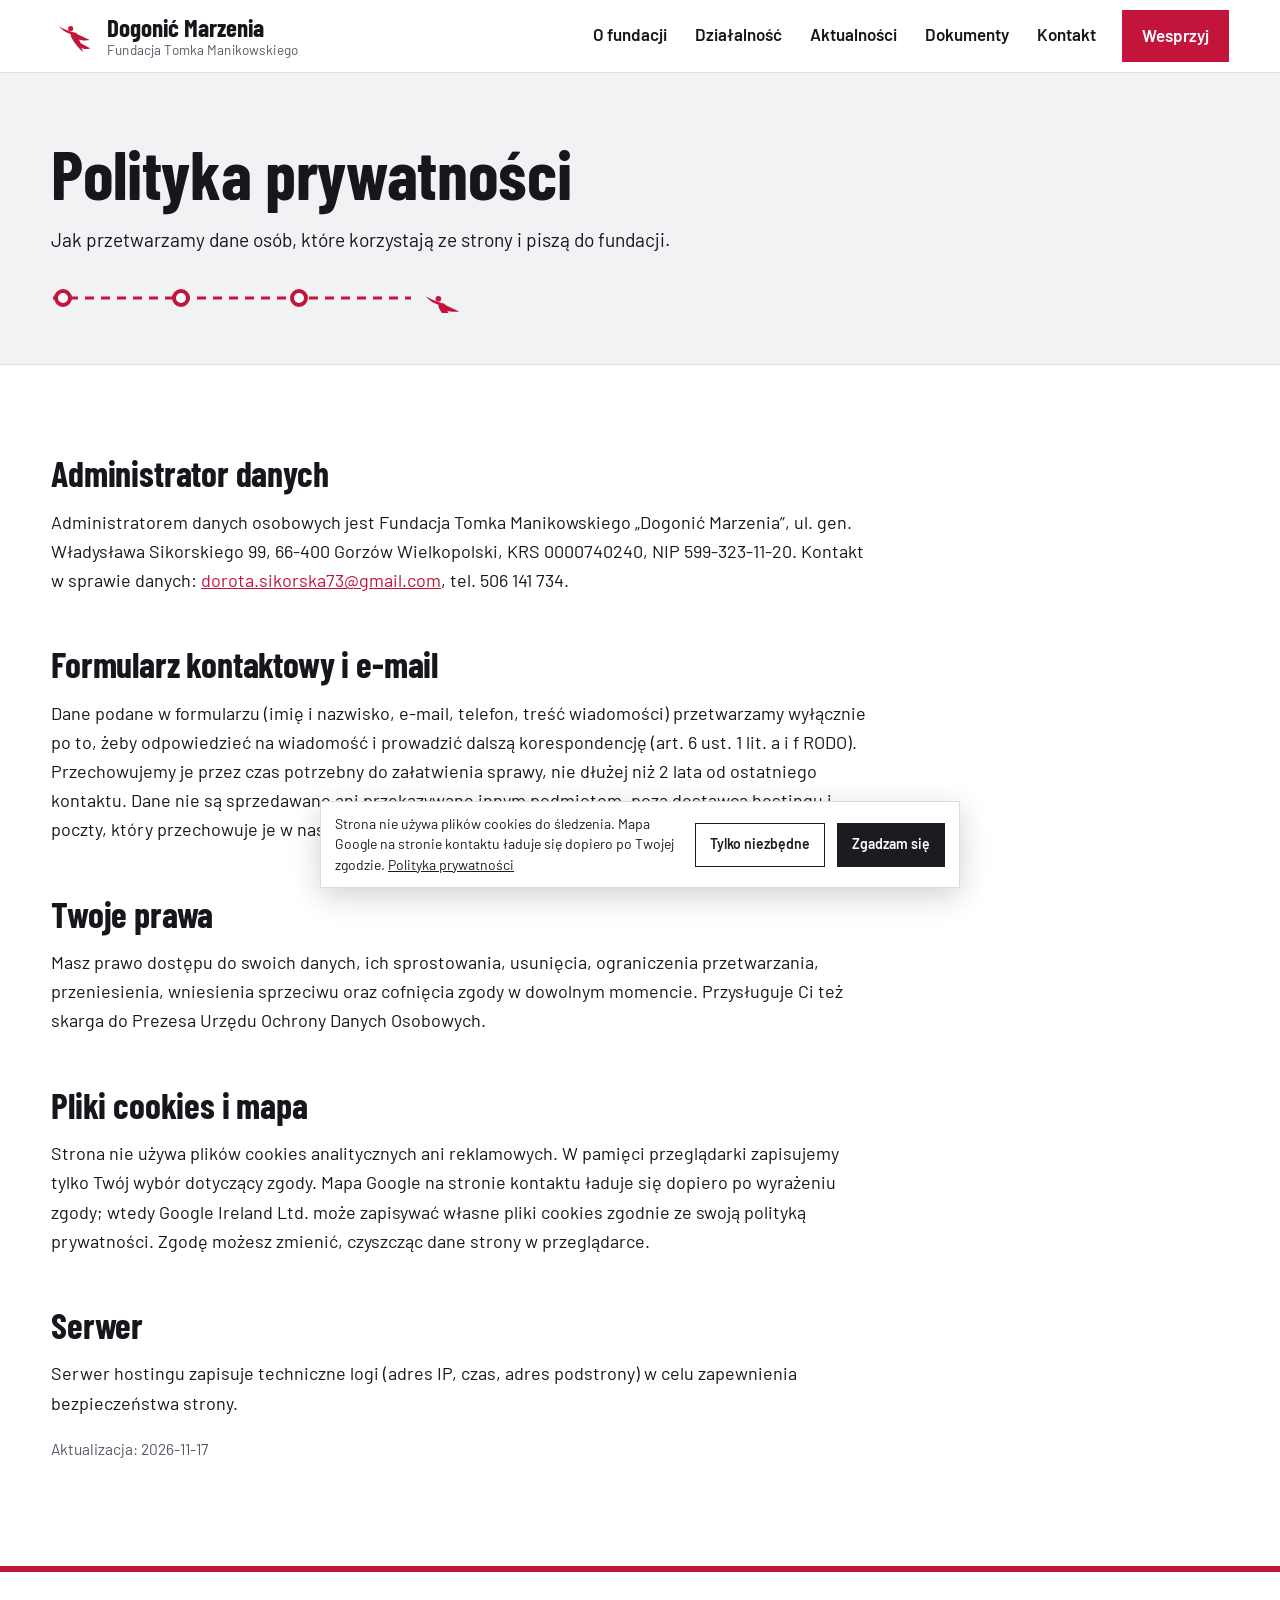
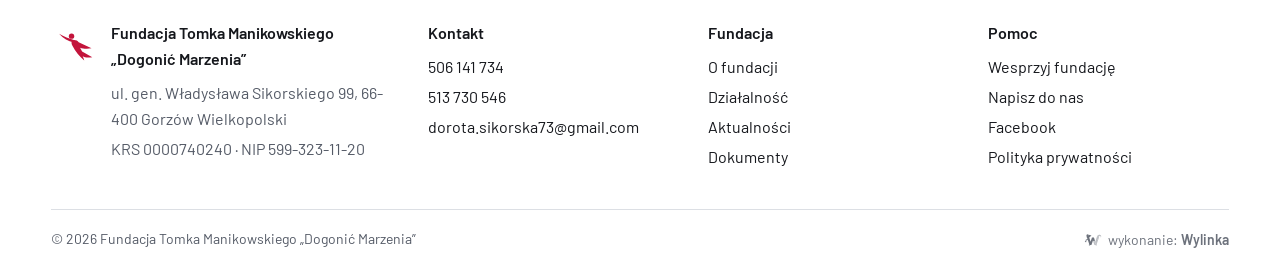
<file: polityka-prywatnosci/index.html>
<!doctype html>
<html lang="pl"><head><meta charset="utf-8"><meta name="viewport" content="width=device-width,initial-scale=1">
<title>Polityka prywatności - Fundacja Dogonić Marzenia</title><meta name="description" content="Zasady przetwarzania danych osobowych i plików cookies na stronie Fundacji Tomka Manikowskiego „Dogonić Marzenia”."><meta name="robots" content="noindex,nofollow">
<link rel="canonical" href="https://disaster26.github.io/dogonic-marzenia-koncepcja/polityka-prywatnosci/">
<meta property="og:type" content="website"><meta property="og:locale" content="pl_PL"><meta property="og:site_name" content="Fundacja Tomka Manikowskiego „Dogonić Marzenia”">
<meta property="og:title" content="Polityka prywatności - Fundacja Dogonić Marzenia"><meta property="og:description" content="Zasady przetwarzania danych osobowych i plików cookies na stronie Fundacji Tomka Manikowskiego „Dogonić Marzenia”."><meta property="og:url" content="https://disaster26.github.io/dogonic-marzenia-koncepcja/polityka-prywatnosci/"><meta property="og:image" content="https://disaster26.github.io/dogonic-marzenia-koncepcja/img/zespol-logo-1200.webp">
<meta name="theme-color" content="#C3143B">
<link rel="icon" href="../favicon.svg" type="image/svg+xml"><link rel="icon" href="../favicon-48.png" sizes="48x48" type="image/png"><link rel="apple-touch-icon" href="../apple-touch-icon.png">
<link rel="preload" href="../fonts/bc-700-rdzen.woff2" as="font" type="font/woff2" crossorigin><link rel="preload" href="../fonts/b-400-rdzen.woff2" as="font" type="font/woff2" crossorigin>
<style>@font-face{font-family:"Barlow Condensed";font-style:normal;font-weight:700;font-display:swap;src:url(../fonts/bc-700-rdzen.woff2) format("woff2");unicode-range:U+0020-007E,U+00A0,U+00A9,U+00AB,U+00B0,U+00B7,U+00BB,U+00D3,U+00D7,U+00F3,U+2013-2014,U+2018-2019,U+201C-201E,U+2022,U+2026,U+20AC}@font-face{font-family:"Barlow Condensed";font-style:normal;font-weight:700;font-display:swap;src:url(../fonts/bc-700-pl.woff2) format("woff2");unicode-range:U+0104-0107,U+0118-0119,U+0141-0144,U+015A-015B,U+0179-017C}@font-face{font-family:"Barlow";font-style:normal;font-weight:400;font-display:swap;src:url(../fonts/b-400-rdzen.woff2) format("woff2");unicode-range:U+0020-007E,U+00A0,U+00A9,U+00AB,U+00B0,U+00B7,U+00BB,U+00D3,U+00D7,U+00F3,U+2013-2014,U+2018-2019,U+201C-201E,U+2022,U+2026,U+20AC}@font-face{font-family:"Barlow";font-style:normal;font-weight:400;font-display:swap;src:url(../fonts/b-400-pl.woff2) format("woff2");unicode-range:U+0104-0107,U+0118-0119,U+0141-0144,U+015A-015B,U+0179-017C}@font-face{font-family:"Barlow";font-style:normal;font-weight:600;font-display:swap;src:url(../fonts/b-600-rdzen.woff2) format("woff2");unicode-range:U+0020-007E,U+00A0,U+00A9,U+00AB,U+00B0,U+00B7,U+00BB,U+00D3,U+00D7,U+00F3,U+2013-2014,U+2018-2019,U+201C-201E,U+2022,U+2026,U+20AC}@font-face{font-family:"Barlow";font-style:normal;font-weight:600;font-display:swap;src:url(../fonts/b-600-pl.woff2) format("woff2");unicode-range:U+0104-0107,U+0118-0119,U+0141-0144,U+015A-015B,U+0179-017C}
:root{--red:#C3143B;--red2:#9C0E2E;--ink:#15171C;--mut:#545A66;--bg2:#F1F2F4;--asf:#17191E;--line:#DCDFE4;--hf:"Barlow Condensed","Arial Narrow",sans-serif;--bf:"Barlow",system-ui,-apple-system,"Segoe UI",sans-serif;--gut:clamp(16px,4vw,56px);--max:1480px}
*,*::before,*::after{box-sizing:border-box}
html{-webkit-text-size-adjust:100%;scroll-padding-top:80px}
body{margin:0;background:#fff;color:var(--ink);font:400 18px/1.62 var(--bf)}
img,svg{display:block;max-width:100%}
img{height:auto}
a{color:var(--red)}a:hover{color:var(--red2)}
h1,h2,h3{font-family:var(--hf);font-weight:700;line-height:1.04;letter-spacing:-.005em;margin:0 0 .45em;color:var(--ink)}
h1{font-size:clamp(38px,5.4vw,76px)}
h2{font-size:clamp(32px,3.6vw,54px)}
h3{font-size:clamp(23px,1.9vw,28px);line-height:1.12}
p{margin:0 0 1em}
.wrap{max-width:var(--max);margin:0 auto;padding:0 var(--gut)}
.btn,.btn-sm{display:inline-flex;align-items:center;justify-content:center;min-height:52px;padding:0 26px;background:var(--red);color:#fff;font:600 18px/1.1 var(--bf);text-decoration:none;border:2px solid var(--red);cursor:pointer;transition:background .15s,color .15s}
.btn:hover{background:var(--red2);border-color:var(--red2);color:#fff}
.btn.white{background:#fff;color:var(--red);border-color:#fff}.btn.white:hover{background:var(--ink);border-color:var(--ink);color:#fff}
.btn.line{background:transparent;color:#fff;border-color:#fff}.btn.line:hover{background:#fff;color:var(--red)}
.btn.dark{background:transparent;color:var(--ink);border-color:var(--ink)}.btn.dark:hover{background:var(--ink);color:#fff}
.btn-sm{min-height:44px;padding:0 16px;font-size:16px}
.btns{display:flex;flex-wrap:wrap;gap:12px}
/* naglowek */
.top{position:sticky;top:0;z-index:50;background:#fff;border-bottom:1px solid var(--line)}
.top-in{max-width:var(--max);margin:0 auto;padding:0 var(--gut);height:72px;display:flex;align-items:center;gap:24px}
.brand{display:flex;align-items:center;gap:10px;text-decoration:none;color:var(--ink);margin-right:auto}
.brand .logo{width:46px;height:46px;color:var(--red);flex:none}
.brand span{display:flex;flex-direction:column;line-height:1}
.brand b{font:700 25px/1 var(--hf);color:var(--ink)}
.brand small{font-size:13.5px;color:var(--mut);margin-top:3px;letter-spacing:.01em}
.menu{display:flex;align-items:center;gap:4px}
.menu a{color:var(--ink);text-decoration:none;font-weight:600;font-size:17px;padding:10px 12px;border-bottom:3px solid transparent}
.menu a:hover{color:var(--red)}
.menu a[aria-current=page]{color:var(--red);border-bottom-color:var(--red)}
.menu .menu-cta{background:var(--red);color:#fff;margin-left:10px;padding:12px 20px;border:0}
.menu .menu-cta:hover,.menu .menu-cta[aria-current=page]{background:var(--red2);color:#fff}
.burger{display:none;width:48px;height:48px;border:0;background:none;cursor:pointer;position:relative;margin-right:-10px}
.burger span,.burger span::before,.burger span::after{position:absolute;left:12px;width:24px;height:2.5px;background:var(--ink);content:"";transition:transform .2s}
.burger span{top:23px}.burger span::before{top:-8px;left:0}.burger span::after{top:8px;left:0}
.menu-open .burger span{background:transparent}.menu-open .burger span::before{transform:translateY(8px) rotate(45deg)}.menu-open .burger span::after{transform:translateY(-8px) rotate(-45deg)}
@media (max-width:1080px){
 .top-in{height:64px}
 .brand .logo{width:40px;height:40px}.brand b{font-size:22px}.brand small{font-size:12.5px}
 .burger{display:block}
 .menu{display:none;position:fixed;top:64px;left:0;right:0;bottom:0;background:#fff;flex-direction:column;align-items:stretch;gap:0;padding:8px var(--gut) 24px;overflow:auto}
 .menu-open .menu{display:flex}
 .menu a{font:700 30px/1.1 var(--hf);padding:14px 0;border-bottom:1px solid var(--line)}
 .menu a[aria-current=page]{border-bottom-color:var(--line);color:var(--red)}
 .menu .menu-cta{margin:20px 0 0;text-align:center;padding:16px;font-size:26px}
}
/* HERO - mozaika prawdziwych zdjec + czerwony blok z haslem */
.hero{position:relative;background:var(--asf)}
.hero .tiles{display:grid;grid-template-columns:repeat(4,minmax(0,1fr));height:min(calc(100svh - 72px),780px);min-height:560px}
.hero .tiles a,.hero .tiles img{height:100%;width:100%}
.hero .tiles img{object-fit:cover}
.hero .tiles .t5{display:none}
.hero-card{position:absolute;left:max(var(--gut),calc((100vw - var(--max))/2 + var(--gut)));bottom:clamp(28px,5vh,64px);width:min(720px,46%);background:var(--red);color:#fff;padding:clamp(28px,3vw,48px)}
.hero-card h1{color:#fff;font-size:clamp(40px,4.3vw,68px);margin-bottom:18px}
.hero-card p{font-size:clamp(18px,1.35vw,21px);line-height:1.55;margin:0 0 26px;max-width:38em}
.hero-card .route{position:absolute;right:clamp(18px,2vw,32px);top:clamp(18px,2vw,30px);width:86px;color:#fff;opacity:.95}
.hero-m{display:none}
@media (min-width:1700px){.hero .tiles{grid-template-columns:repeat(5,minmax(0,1fr));height:min(calc(100svh - 72px),940px)}.hero .tiles .t5{display:block}}
@media (max-width:1080px){.hero .tiles{grid-template-columns:repeat(3,minmax(0,1fr));height:auto;min-height:0;aspect-ratio:16/9}.hero .tiles .t4{display:none}.hero-card{position:relative;left:auto;bottom:auto;width:auto;margin:-60px var(--gut) 0;z-index:2}}
@media (max-width:760px){
 .hero{display:flex;flex-direction:column;min-height:calc(100svh - 65px);background:var(--red)}
 .hero .tiles{display:none}
 .hero-m{display:block;flex:1 1 auto;min-height:150px;position:relative;overflow:hidden}
 .hero-m img{position:absolute;inset:0;width:100%;height:100%;object-fit:cover;object-position:50% 35%}
 .hero-card{margin:0;padding:22px 16px 26px;flex:0 0 auto}
 .hero-card h1{font-size:clamp(31px,8.6vw,40px);margin-bottom:12px}
 .hero-card p{font-size:16.5px;margin-bottom:26px}
 .hero-card .route{display:none}
 .hero-card .btn{flex:1 1 auto;padding:0 14px;min-height:50px;font-size:17px}
}
/* sekcje */
.sec{padding:clamp(56px,7vw,112px) 0}
.sec.grey{background:var(--bg2)}
.lead{font-size:clamp(19px,1.5vw,22px);line-height:1.55;color:var(--ink);max-width:44em}
.mut{color:var(--mut)}
.small{font-size:15.5px;color:var(--mut)}
.head{display:grid;grid-template-columns:minmax(0,1fr) minmax(0,1fr);gap:24px 64px;align-items:end;margin-bottom:clamp(28px,3vw,48px)}
.head h2{margin:0}.head p{margin:0;color:var(--mut)}
/* trasa: etapy na przerywanej linii */
.trasa{list-style:none;margin:0;padding:0;display:grid;grid-template-columns:repeat(4,minmax(0,1fr));gap:0 clamp(20px,2.4vw,44px);position:relative}
.trasa::before{content:"";position:absolute;left:0;right:64px;top:13px;border-top:3px dashed var(--red)}
.trasa li{position:relative;padding-top:52px}
.trasa li::before{content:"";position:absolute;left:0;top:2px;width:26px;height:26px;border-radius:50%;background:#fff;border:6px solid var(--red)}
.trasa .km{font:700 16px/1 var(--bf);color:var(--red);display:block;margin-bottom:10px}
.trasa h3{margin-bottom:10px}
.trasa p{margin:0;color:var(--mut);font-size:17px}
.trasa .runner{position:absolute;right:0;top:-24px;width:64px;color:var(--red)}
@media (max-width:900px){
 .trasa{grid-template-columns:minmax(0,1fr);gap:28px;padding-left:48px}
 .trasa::before{left:11px;right:auto;top:8px;bottom:60px;border-top:0;border-left:3px dashed var(--red)}
 .trasa li{padding-top:0}
 .trasa li::before{left:-48px;top:0}
 .trasa .runner{position:relative;right:auto;top:auto;left:-58px;width:52px;margin-top:-8px;transform:rotate(90deg)}
}
/* projekty z prawdziwymi zdjeciami */
.proj{display:grid;grid-template-columns:repeat(3,minmax(0,1fr));gap:clamp(20px,2.4vw,40px)}
.proj article{display:flex;flex-direction:column}
.proj .ph{aspect-ratio:4/3;overflow:hidden;background:#dde0e5;margin-bottom:20px}
.proj .ph img{width:100%;height:100%;object-fit:cover;transition:transform .4s}
.proj .ph a:hover img{transform:scale(1.03)}
.proj h3{margin-bottom:8px}
.proj p{color:var(--mut);font-size:17px;margin:0 0 10px}
.proj .when{font-weight:600;color:var(--ink);font-size:16px}
/* ciemna sekcja: historia biegu */
.dark{background:var(--asf);color:#E4E6EA}
.dark h2,.dark h3{color:#fff}
.dark a{color:#fff}
.story{display:grid;grid-template-columns:minmax(0,1.1fr) minmax(0,1fr);gap:clamp(32px,5vw,96px);align-items:center}
.miles{list-style:none;margin:28px 0 0;padding:0;border-top:1px solid #34373F}
.miles li{display:grid;grid-template-columns:96px minmax(0,1fr);gap:20px;padding:16px 0;border-bottom:1px solid #34373F}
.miles b{font:700 30px/1 var(--hf);color:#fff}
.miles span{color:#C9CCD3;font-size:17px}
.quote{font:700 clamp(26px,2.4vw,36px)/1.18 var(--hf);color:#fff;margin:0 0 14px;padding-left:22px;border-left:5px solid var(--red)}
.story .phs{display:grid;grid-template-columns:minmax(0,1fr) minmax(0,1fr);gap:12px}
.story .phs img{width:100%;aspect-ratio:3/4;object-fit:cover}
.story .phs a:first-child{grid-row:span 2}.story .phs a:first-child img{aspect-ratio:auto;height:100%}
/* aktualnosci */
.strip{display:grid;grid-template-columns:repeat(3,minmax(0,1fr));gap:clamp(20px,2.4vw,40px)}
.news .ph{aspect-ratio:4/3;overflow:hidden;background:#dde0e5;margin-bottom:16px}
.news .ph img{width:100%;height:100%;object-fit:cover}
.news time{display:block;font-weight:600;color:var(--red);font-size:15.5px;margin-bottom:6px}
.news h3{margin-bottom:8px}
.news p{color:var(--mut);font-size:17px;margin:0}
@media (max-width:900px){
 .strip{display:flex;overflow-x:auto;scroll-snap-type:x mandatory;gap:16px;padding-bottom:8px;scrollbar-width:thin}
 .strip>*{flex:0 0 82%;scroll-snap-align:start}
}
/* pas wsparcia */
.band{background:var(--red);color:#fff;padding:clamp(52px,6vw,96px) 0}
.band .in{display:grid;grid-template-columns:minmax(0,1.3fr) auto;gap:24px 64px;align-items:center}
.band h2{color:#fff;margin-bottom:12px}
.band p{margin:0;font-size:clamp(18px,1.4vw,21px);max-width:40em}
/* kontakt skrot */
.reach{display:grid;grid-template-columns:repeat(3,minmax(0,1fr));gap:24px 48px}
.reach div{border-top:3px solid var(--ink);padding-top:16px}
.reach b{display:block;font-weight:600;color:var(--mut);font-size:15.5px;margin-bottom:6px}
.reach a,.reach span{font:700 clamp(24px,2vw,30px)/1.15 var(--hf);color:var(--ink);text-decoration:none}
.reach a:hover{color:var(--red)}
/* podstrony */
.phead{background:var(--bg2);padding:clamp(40px,5vw,80px) 0 clamp(32px,4vw,56px);border-bottom:1px solid var(--line)}
.phead h1{max-width:20em;margin-bottom:16px}
.phead .lead{margin:0}
.phead .route{width:100%;max-width:420px;height:30px;color:var(--red);margin-top:28px}
.cols{display:grid;grid-template-columns:minmax(0,1.25fr) minmax(0,1fr);gap:clamp(32px,5vw,96px);align-items:start}
.prose{max-width:46em}
.prose h2{font-size:clamp(28px,2.8vw,42px);margin-top:1.4em}
.prose h2:first-child{margin-top:0}
.prose ul{padding-left:1.2em}.prose li{margin-bottom:.4em}
.facts{list-style:none;margin:0;padding:0;border-top:3px solid var(--ink)}
.facts li{display:grid;grid-template-columns:minmax(0,10em) minmax(0,1fr);gap:16px;padding:13px 0;border-bottom:1px solid var(--line);font-size:17px}
.facts b{font-weight:600;color:var(--mut)}
.blocks{display:grid;grid-template-columns:repeat(2,minmax(0,1fr));gap:clamp(36px,4vw,64px) clamp(28px,4vw,72px)}
.block .ph{aspect-ratio:3/2;overflow:hidden;background:#dde0e5;margin-bottom:20px}
.block .ph img{width:100%;height:100%;object-fit:cover}
.block p{color:var(--mut);font-size:17.5px}
.gal{display:grid;grid-template-columns:repeat(4,minmax(0,1fr));gap:10px}
.gal img{width:100%;aspect-ratio:1/1;object-fit:cover}
.list{list-style:none;margin:0;padding:0;border-top:3px solid var(--ink)}
.list li{display:grid;grid-template-columns:minmax(0,9em) minmax(0,1fr) minmax(0,160px);gap:24px;padding:22px 0;border-bottom:1px solid var(--line);align-items:start}
.list time{font-weight:600;color:var(--red)}
.list h3{margin-bottom:6px}
.list p{margin:0;color:var(--mut);font-size:17px}
.list img{width:160px;aspect-ratio:4/3;object-fit:cover}
.acct{background:var(--bg2);border-top:5px solid var(--red);padding:clamp(22px,3vw,36px)}
.acct dl{margin:0;display:grid;grid-template-columns:minmax(0,9em) minmax(0,1fr);gap:10px 18px;font-size:17px}
.acct dt{color:var(--mut);font-weight:600}.acct dd{margin:0}
.big-tel{font:700 clamp(30px,3vw,44px)/1.1 var(--hf);color:var(--ink);text-decoration:none}
.form{display:grid;gap:16px}
.f-2{display:grid;grid-template-columns:minmax(0,1fr) minmax(0,1fr);gap:16px}
.f-row label{display:block;font-weight:600;font-size:16px;margin-bottom:6px}
.f-row input,.f-row select,.f-row textarea{width:100%;font:inherit;font-size:17px;padding:12px 14px;border:1.5px solid #9EA3AD;background:#fff;color:var(--ink);border-radius:0}
.f-row input:focus,.f-row select:focus,.f-row textarea:focus{outline:3px solid rgba(195,20,59,.25);border-color:var(--red)}
.f-check{display:flex;gap:12px;align-items:flex-start;font-size:15.5px;color:var(--mut)}
.f-check input{width:22px;height:22px;margin-top:2px;accent-color:var(--red);flex:none}
.f-status{margin:0;font-weight:600;min-height:1.6em}.f-status.ok{color:#17663A}.f-status.err{color:var(--red2)}
.form .btn{justify-self:start}
.docs{list-style:none;margin:0;padding:0;border-top:3px solid var(--ink)}
.docs li{display:flex;justify-content:space-between;gap:16px;flex-wrap:wrap;padding:16px 0;border-bottom:1px solid var(--line)}
.docs b{font-weight:600}
.docs span{color:var(--mut);font-size:16px}
@media (max-width:900px){
 .head,.cols,.story,.band .in,.blocks{grid-template-columns:minmax(0,1fr)}
 .proj{grid-template-columns:minmax(0,1fr);gap:40px}
 .reach{grid-template-columns:minmax(0,1fr)}
 .gal{grid-template-columns:repeat(2,minmax(0,1fr))}
 .list li{grid-template-columns:minmax(0,1fr);gap:6px}.list img{width:100%;max-width:420px}
 .facts li,.acct dl{grid-template-columns:minmax(0,1fr);gap:2px}.acct dd{margin-bottom:8px}
 .f-2{grid-template-columns:minmax(0,1fr)}
 .miles li{grid-template-columns:72px minmax(0,1fr)}
}
@media (min-width:1900px){:root{--max:1800px}body{font-size:19px}.proj,.strip{gap:48px}}
/* stopka */
.foot{background:#fff;border-top:6px solid var(--red);color:var(--mut);font-size:16px;padding:48px 0 28px}
.foot .in{display:grid;grid-template-columns:minmax(0,1.4fr) repeat(3,minmax(0,1fr));gap:28px 40px}
.foot b{display:block;color:var(--ink);font-weight:600;margin-bottom:8px}
.foot p{margin:0 0 4px}
.foot a{color:var(--ink);text-decoration:none;overflow-wrap:anywhere}.foot .wylinka-badge b{display:inline;margin:0;color:inherit}.foot .wylinka-badge{color:var(--mut)}.foot a:hover{color:var(--red)}
.foot .brandf{display:flex;gap:12px;align-items:flex-start}
.foot .brandf svg{width:48px;height:48px;color:var(--red);flex:none}
.foot .bottom{display:flex;flex-wrap:wrap;justify-content:space-between;gap:10px 24px;align-items:center;margin-top:36px;padding-top:18px;border-top:1px solid var(--line);font-size:14px}
.foot .bottom .wylinka-badge{font-size:1em;white-space:nowrap}
@media (max-width:900px){.foot .in{grid-template-columns:minmax(0,1fr) minmax(0,1fr)}.foot .in>div:first-child{grid-column:1/-1}}

.lbox{position:fixed;inset:0;z-index:100;background:rgba(10,10,12,.94);display:none;align-items:center;justify-content:center;flex-direction:column;padding:56px 12px 24px}
.lbox.on{display:flex}
.lbox img{max-width:min(100%,1100px);max-height:calc(100vh - 140px);width:auto;height:auto;object-fit:contain}
.lbox p{color:#e9e9ee;font-size:15px;margin:12px 0 0;text-align:center;max-width:60ch}
.lbox button{position:absolute;background:none;border:0;color:#fff;font-size:44px;line-height:1;cursor:pointer;width:56px;height:56px}
.lb-x{top:6px;right:6px}.lb-p{left:4px;top:50%;margin-top:-28px}.lb-n{right:4px;top:50%;margin-top:-28px}
a.lb{display:block;cursor:zoom-in}
.cookies{position:fixed;left:12px;right:12px;bottom:12px;z-index:90;max-width:640px;margin:0 auto;background:#fff;color:#1b1c20;border:1px solid #d9dbe0;box-shadow:0 8px 30px rgba(0,0,0,.18);padding:12px 14px;display:flex;flex-wrap:wrap;gap:8px 12px;align-items:center;font-size:14px;line-height:1.45}
.cookies[hidden]{display:none}
.cookies p{margin:0;flex:1 1 280px}
.cookies a{color:inherit}
.cookies button{font:inherit;font-weight:600;padding:10px 14px;min-height:44px;border:1px solid #1b1c20;background:#fff;color:#1b1c20;cursor:pointer}
.cookies button.yes{background:#1b1c20;color:#fff}
.map{position:relative;aspect-ratio:16/10;background:#e7e8ec;overflow:hidden}
.map iframe{position:absolute;inset:0;width:100%;height:100%;border:0}
.map .nomap{position:absolute;inset:0;display:flex;flex-direction:column;align-items:center;justify-content:center;text-align:center;padding:20px;gap:10px;font-size:15px}
.hp{position:absolute!important;left:-9999px!important;width:1px;height:1px;overflow:hidden}
.skip{position:absolute;left:-9999px;top:0}.skip:focus{left:12px;top:12px;z-index:200;background:#fff;color:#000;padding:10px 14px}
.wylinka-badge{display:inline-flex;align-items:center;gap:.4em;color:inherit;text-decoration:none;font-size:.875em;line-height:1;opacity:.85}
.wylinka-badge:hover,.wylinka-badge:focus-visible{opacity:1}
.wylinka-badge:focus-visible{outline:2px solid currentColor;outline-offset:3px;border-radius:2px}
.wylinka-badge svg{width:18px;height:18px;flex:none;overflow:visible}
.wylinka-badge b{font-weight:600}
.wylinka-badge .wy-old{opacity:.45;transform-origin:40px 30px;transition:transform .32s cubic-bezier(.3,.7,.4,1),opacity .32s ease-out}
.wylinka-badge .wy-pod{opacity:0;transition:opacity .2s ease-out .08s}
.wylinka-badge:hover .wy-old,.wylinka-badge:focus-visible .wy-old{transform:translate(9px,7px) rotate(9deg);opacity:0}
.wylinka-badge:hover .wy-pod,.wylinka-badge:focus-visible .wy-pod{opacity:1}
@media (prefers-reduced-motion:reduce){.wylinka-badge .wy-old,.wylinka-badge .wy-pod{transition:none}.wylinka-badge:hover .wy-old,.wylinka-badge:focus-visible .wy-old{transform:none;opacity:.45}.wylinka-badge:hover .wy-pod,.wylinka-badge:focus-visible .wy-pod{opacity:0}}</style><script type="application/ld+json">{"@context":"https://schema.org","@type":"NGO","@id":"https://disaster26.github.io/dogonic-marzenia-koncepcja/#fundacja","name":"Fundacja Tomka Manikowskiego „Dogonić Marzenia”","alternateName":"Fundacja Dogonić Marzenia","url":"https://disaster26.github.io/dogonic-marzenia-koncepcja/","logo":"https://disaster26.github.io/dogonic-marzenia-koncepcja/logo.png","image":"https://disaster26.github.io/dogonic-marzenia-koncepcja/img/zespol-logo-1200.webp","description":"Fundacja z Gorzowa Wielkopolskiego pomagająca osobom w kryzysie bezdomności i uzależnienia: streetworking, terapia, mieszkania treningowe, aktywizacja zawodowa.","foundingDate":"2018","founder":{"@type":"Person","name":"Tomasz Manikowski"},"address":{"@type":"PostalAddress","streetAddress":"ul. gen. Władysława Sikorskiego 99","postalCode":"66-400","addressLocality":"Gorzów Wielkopolski","addressCountry":"PL"},"telephone":"+48506141734","email":"dorota.sikorska73@gmail.com","taxID":"5993231120","sameAs":["https://www.facebook.com/tmdogonicmarzenia/"],"identifier":[{"@type":"PropertyValue","propertyID":"KRS","value":"0000740240"},{"@type":"PropertyValue","propertyID":"NIP","value":"5993231120"}],"areaServed":"Gorzów Wielkopolski"}</script><script type="application/ld+json">{"@context":"https://schema.org","@type":"BreadcrumbList","itemListElement":[{"@type":"ListItem","position":1,"name":"Strona główna","item":"https://disaster26.github.io/dogonic-marzenia-koncepcja/"},{"@type":"ListItem","position":2,"name":"Polityka prywatności","item":"https://disaster26.github.io/dogonic-marzenia-koncepcja/polityka-prywatnosci/"}]}</script>
</head><body class="">
<a class="skip" href="#tresc">Przejdź do treści</a>
<header class="top"><div class="top-in">
<a class="brand" href="../"><svg class="logo" viewBox="0 0 100 100" aria-hidden="true"><g fill="currentColor"><path d="M46.5 46.6C36.5 44.2 25.6 38.4 16.8 28.6C27.4 34.6 37.6 38.6 47.6 41.6Z"/><circle cx="42.8" cy="33.6" r="5.6"/><path d="M43.6 42.6C49.2 40.6 55 42.4 57.6 46.4L84.4 58.8C75 60.4 66.6 59.6 60.6 57.6C62.6 61 64 63.6 64.8 65.8L86 77.4C77 79.4 69.6 78 66 75.6C67.6 78.6 68.8 81.6 69.2 84.6C59.6 76.4 50.4 64.8 44.4 53.2C42.6 49.6 42.2 45.6 43.6 42.6Z"/></g></svg><span><b>Dogonić Marzenia</b><small>Fundacja Tomka Manikowskiego</small></span></a>
<nav id="menu" class="menu" aria-label="Menu główne"><a href="../o-fundacji/">O fundacji</a><a href="../dzialalnosc/">Działalność</a><a href="../aktualnosci/">Aktualności</a><a href="../dokumenty/">Dokumenty</a><a href="../kontakt/">Kontakt</a><a class="menu-cta" href="../wesprzyj/">Wesprzyj</a></nav>
<button class="burger" type="button" aria-expanded="false" aria-controls="menu" aria-label="Menu"><span></span></button>
</div></header>
<main id="tresc"><section class="phead"><div class="wrap"><h1>Polityka prywatności</h1><p class="lead">Jak przetwarzamy dane osób, które korzystają ze strony i piszą do fundacji.</p><svg class="route" viewBox="0 0 420 30" preserveAspectRatio="xMinYMid meet" aria-hidden="true"><path d="M2 15H360" stroke="currentColor" stroke-width="3" stroke-dasharray="9 7"/><circle cx="12" cy="15" r="7" fill="#fff" stroke="currentColor" stroke-width="4"/><circle cx="130" cy="15" r="7" fill="#fff" stroke="currentColor" stroke-width="4"/><circle cx="248" cy="15" r="7" fill="#fff" stroke="currentColor" stroke-width="4"/><g transform="translate(366 -1) scale(.5)" fill="currentColor"><path d="M46.5 46.6C36.5 44.2 25.6 38.4 16.8 28.6C27.4 34.6 37.6 38.6 47.6 41.6Z"/><circle cx="42.8" cy="33.6" r="5.6"/><path d="M43.6 42.6C49.2 40.6 55 42.4 57.6 46.4L84.4 58.8C75 60.4 66.6 59.6 60.6 57.6C62.6 61 64 63.6 64.8 65.8L86 77.4C77 79.4 69.6 78 66 75.6C67.6 78.6 68.8 81.6 69.2 84.6C59.6 76.4 50.4 64.8 44.4 53.2C42.6 49.6 42.2 45.6 43.6 42.6Z"/></g></svg></div></section>
<section class="sec"><div class="wrap"><div class="prose">
<h2>Administrator danych</h2>
<p>Administratorem danych osobowych jest Fundacja Tomka Manikowskiego „Dogonić Marzenia”, ul. gen. Władysława Sikorskiego 99, 66-400 Gorzów Wielkopolski, KRS 0000740240, NIP 599-323-11-20. Kontakt w sprawie danych: <a href="mailto:dorota.sikorska73@gmail.com">dorota.sikorska73@gmail.com</a>, tel. 506 141 734.</p>
<h2>Formularz kontaktowy i e-mail</h2>
<p>Dane podane w formularzu (imię i nazwisko, e-mail, telefon, treść wiadomości) przetwarzamy wyłącznie po to, żeby odpowiedzieć na wiadomość i prowadzić dalszą korespondencję (art. 6 ust. 1 lit. a i f RODO). Przechowujemy je przez czas potrzebny do załatwienia sprawy, nie dłużej niż 2 lata od ostatniego kontaktu. Dane nie są sprzedawane ani przekazywane innym podmiotom, poza dostawcą hostingu i poczty, który przechowuje je w naszym imieniu.</p>
<h2>Twoje prawa</h2>
<p>Masz prawo dostępu do swoich danych, ich sprostowania, usunięcia, ograniczenia przetwarzania, przeniesienia, wniesienia sprzeciwu oraz cofnięcia zgody w dowolnym momencie. Przysługuje Ci też skarga do Prezesa Urzędu Ochrony Danych Osobowych.</p>
<h2>Pliki cookies i mapa</h2>
<p>Strona nie używa plików cookies analitycznych ani reklamowych. W pamięci przeglądarki zapisujemy tylko Twój wybór dotyczący zgody. Mapa Google na stronie kontaktu ładuje się dopiero po wyrażeniu zgody; wtedy Google Ireland Ltd. może zapisywać własne pliki cookies zgodnie ze swoją polityką prywatności. Zgodę możesz zmienić, czyszcząc dane strony w przeglądarce.</p>
<h2>Serwer</h2>
<p>Serwer hostingu zapisuje techniczne logi (adres IP, czas, adres podstrony) w celu zapewnienia bezpieczeństwa strony.</p>
<p class="small">Aktualizacja: 2026-11-17</p>
</div></div></section></main>
<footer class="foot"><div class="wrap">
<div class="in">
<div class="brandf"><svg  viewBox="0 0 100 100" aria-hidden="true"><g fill="currentColor"><path d="M46.5 46.6C36.5 44.2 25.6 38.4 16.8 28.6C27.4 34.6 37.6 38.6 47.6 41.6Z"/><circle cx="42.8" cy="33.6" r="5.6"/><path d="M43.6 42.6C49.2 40.6 55 42.4 57.6 46.4L84.4 58.8C75 60.4 66.6 59.6 60.6 57.6C62.6 61 64 63.6 64.8 65.8L86 77.4C77 79.4 69.6 78 66 75.6C67.6 78.6 68.8 81.6 69.2 84.6C59.6 76.4 50.4 64.8 44.4 53.2C42.6 49.6 42.2 45.6 43.6 42.6Z"/></g></svg><div><b>Fundacja Tomka Manikowskiego „Dogonić Marzenia”</b><p>ul. gen. Władysława Sikorskiego 99, 66-400 Gorzów Wielkopolski</p><p>KRS 0000740240 · NIP 599-323-11-20</p></div></div>
<div><b>Kontakt</b><p><a href="tel:+48506141734">506 141 734</a></p><p><a href="tel:+48513730546">513 730 546</a></p><p><a href="mailto:dorota.sikorska73@gmail.com">dorota.sikorska73@gmail.com</a></p></div>
<div><b>Fundacja</b><p><a href="../o-fundacji/">O fundacji</a></p><p><a href="../dzialalnosc/">Działalność</a></p><p><a href="../aktualnosci/">Aktualności</a></p><p><a href="../dokumenty/">Dokumenty</a></p></div>
<div><b>Pomoc</b><p><a href="../wesprzyj/">Wesprzyj fundację</a></p><p><a href="../kontakt/">Napisz do nas</a></p><p><a href="https://www.facebook.com/tmdogonicmarzenia/" rel="noopener">Facebook</a></p><p><a href="../polityka-prywatnosci/">Polityka prywatności</a></p></div>
</div>
<div class="bottom"><span>© 2026 Fundacja Tomka Manikowskiego „Dogonić Marzenia”</span><a class="wylinka-badge" href="https://wylinka.pl/?utm_source=dogonicmarzenia.pl&amp;utm_medium=stopka&amp;utm_campaign=wykonanie" rel="noopener" title="Strona wykonana przez Wylinka"><svg viewBox="0 0 64 64" aria-hidden="true" focusable="false" fill="currentColor"><path d="M9.8 22.8l-1.2-7.9 2.2-3.7 15.5 4.6-.5 1.5-7.2 5.5 4.7 15.6 5-15.6 7 0 4.1 12.7-4.2-.9-2.6 1.8-.8-2.2-5.3 15.6-4.3 0 .4 .2-2.1 2.8-1.3-1.1 1.1-1.4-3.1 .2-.1-1.7 2.2-.1-5.7-16.5-4.8 .6-.8 3.1 0 .5-.3 .5 .8 2.2-1.6 .5-.4-1.3-.8 1.6-1.5-.8 .8-1.6-1.4 .6-.6-1.6 2.3-.8 .2-.4 1.3-4.8 5.9-.8-2.4-6.9zM15.2 13.7l-.1-.4-.4 .8-.1 .8 .1 1 .1 .4 .3 .7 .3-.9 .1-.7 0-.8z"/><path class="wy-pod" d="M37.1 49.8l-4.5-13.3 2.6-1.8 4.2 .9 .9 2.8 3-9.7 0-.5 .1-.8 3.2-8.4 .5-1 .6-1 .9-1.1 1.3-1 1.1-.7 1.4-.5 1.4-.3 .7 0 .9 0 1.2 .3 1.4 .6 .8 .5 .7 .7 .6 .7 .5 .9 .3 .9 .1 .9 0 .8-.2 .9-.5 .9-.5 .6-.7 .5-.7 .3-.1-.1 0-.1 .5-.5 .3-.7 .2-.5 0-.6-.1-.6-.3-.7-.4-.5-.4-.4-.5-.3-.6-.3-.7 0-.7 .1-.6 .1-.5 .4-.5 .5-.3 .5-.2 .7-.1 1.5-1.4 5.1-.8 3.3-.3 .7-.5 .7-6 17.5 1.9 .1-.1 1.7-3.1-.2 1.1 1.4-1.3 1.1-2.1-2.8 .4-.2z"/><path class="wy-old" d="M40.8 50l.4-.2-4.1 0-4.2-12.5 2.5-1.7 4.3 .9 .6 1.9 .6-1.6 0-.3 2.4-7.8 0-.5 .1-.8 3.2-8.4 .4-.8 .6-.9 .9-1.2 .9-.9 1.3-.8 1.4-.6 1.2-.3 1.4-.1 1.3 .1 .6 .2 .8 .3 1.1 .6 .9 .7 .7 .9 .5 .9 .3 .9 .1 1.1-.1 .9-.3 .9-.4 .7-.6 .7-.6 .4-.6 .2-.1-.1 0-.1 .5-.5 .3-.7 .2-.5 0-.5-.1-.6-.2-.6-.3-.5-.4-.5-.5-.3-.6-.3-.7-.1-.6 0-.6 .1-.6 .3-.6 .5-.3 .4-.2 .5-.1 .5-.1 1.5-1.4 5.1-.8 3.3-.3 .7-.5 .7-6 17.5 1.9 .1-.1 1.7-3.1-.2 1.1 1.4-1.3 1.1zM49.6 17.1l.6 1.7-1.5 1.9 .4 .4 1.8-2.1-.7-2.1zM48.1 28.3l.5 1.8-1.7 1.8 .4 .4 1.9-2-.6-2.2zM37.9 41.7l1.7-1.5-.4-.4-1.7 1.4zM42.6 38.7l-1.5 2.8 1.1 2-1.3 2.6 .5 .2 1.5-2.8-1.1-2 1.4-2.5z"/></svg><span>wykonanie: <b>Wylinka</b></span></a></div>
</div></footer>
<div class="cookies" id="cookies" hidden><p>Strona nie używa plików cookies do śledzenia. Mapa Google na stronie kontaktu ładuje się dopiero po Twojej zgodzie. <a href="../polityka-prywatnosci/">Polityka prywatności</a></p><button type="button" data-zgoda="nie">Tylko niezbędne</button><button type="button" class="yes" data-zgoda="tak">Zgadzam się</button></div><script>try{if(!localStorage.getItem('zgoda'))document.getElementById('cookies').hidden=false}catch(e){document.getElementById('cookies').hidden=false}</script>
<script defer src="../app.js"></script>
</body></html>
</file>
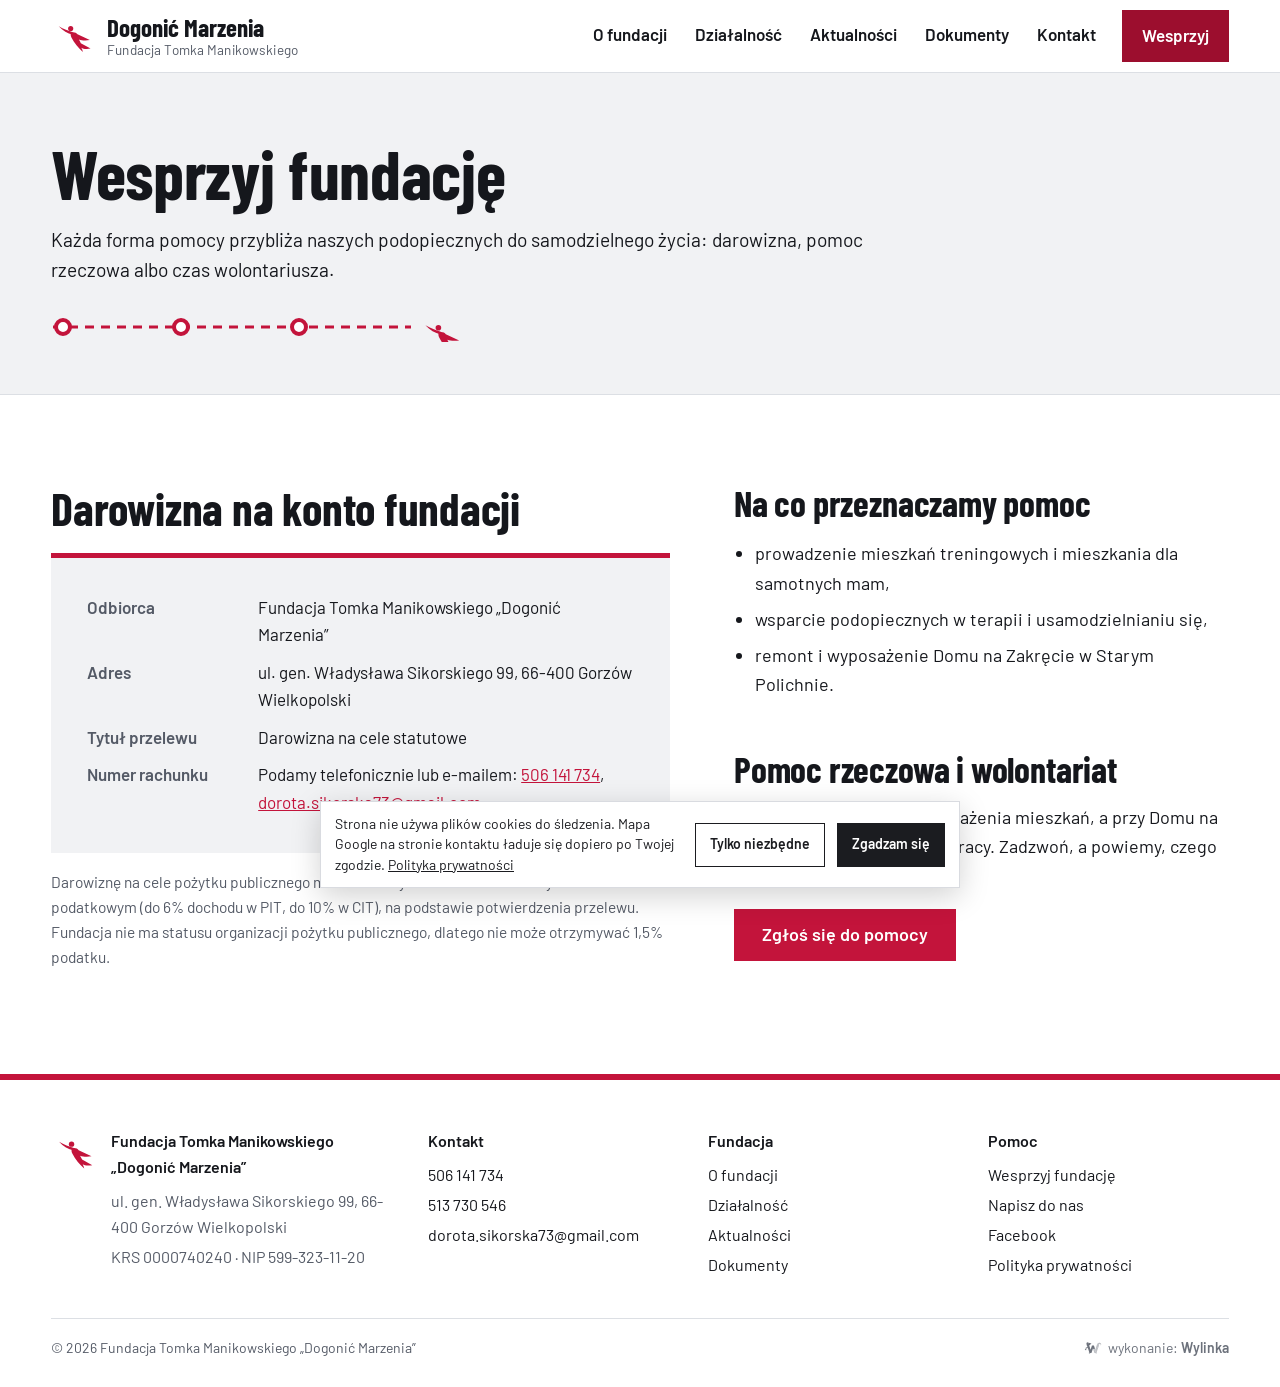
<file: wesprzyj/index.html>
<!doctype html>
<html lang="pl"><head><meta charset="utf-8"><meta name="viewport" content="width=device-width,initial-scale=1">
<title>Wesprzyj fundację Dogonić Marzenia - darowizna i wolontariat</title><meta name="description" content="Jak pomóc Fundacji „Dogonić Marzenia” w Gorzowie: darowizna na cele statutowe, pomoc rzeczowa i wolontariat przy Domu na Zakręcie."><meta name="robots" content="noindex,nofollow">
<link rel="canonical" href="https://disaster26.github.io/dogonic-marzenia-koncepcja/wesprzyj/">
<meta property="og:type" content="website"><meta property="og:locale" content="pl_PL"><meta property="og:site_name" content="Fundacja Tomka Manikowskiego „Dogonić Marzenia”">
<meta property="og:title" content="Wesprzyj fundację Dogonić Marzenia - darowizna i wolontariat"><meta property="og:description" content="Jak pomóc Fundacji „Dogonić Marzenia” w Gorzowie: darowizna na cele statutowe, pomoc rzeczowa i wolontariat przy Domu na Zakręcie."><meta property="og:url" content="https://disaster26.github.io/dogonic-marzenia-koncepcja/wesprzyj/"><meta property="og:image" content="https://disaster26.github.io/dogonic-marzenia-koncepcja/img/zespol-logo-1200.webp">
<meta name="theme-color" content="#C3143B">
<link rel="icon" href="../favicon.svg" type="image/svg+xml"><link rel="icon" href="../favicon-48.png" sizes="48x48" type="image/png"><link rel="apple-touch-icon" href="../apple-touch-icon.png">
<link rel="preload" href="../fonts/bc-700-rdzen.woff2" as="font" type="font/woff2" crossorigin><link rel="preload" href="../fonts/b-400-rdzen.woff2" as="font" type="font/woff2" crossorigin>
<style>@font-face{font-family:"Barlow Condensed";font-style:normal;font-weight:700;font-display:swap;src:url(../fonts/bc-700-rdzen.woff2) format("woff2");unicode-range:U+0020-007E,U+00A0,U+00A9,U+00AB,U+00B0,U+00B7,U+00BB,U+00D3,U+00D7,U+00F3,U+2013-2014,U+2018-2019,U+201C-201E,U+2022,U+2026,U+20AC}@font-face{font-family:"Barlow Condensed";font-style:normal;font-weight:700;font-display:swap;src:url(../fonts/bc-700-pl.woff2) format("woff2");unicode-range:U+0104-0107,U+0118-0119,U+0141-0144,U+015A-015B,U+0179-017C}@font-face{font-family:"Barlow";font-style:normal;font-weight:400;font-display:swap;src:url(../fonts/b-400-rdzen.woff2) format("woff2");unicode-range:U+0020-007E,U+00A0,U+00A9,U+00AB,U+00B0,U+00B7,U+00BB,U+00D3,U+00D7,U+00F3,U+2013-2014,U+2018-2019,U+201C-201E,U+2022,U+2026,U+20AC}@font-face{font-family:"Barlow";font-style:normal;font-weight:400;font-display:swap;src:url(../fonts/b-400-pl.woff2) format("woff2");unicode-range:U+0104-0107,U+0118-0119,U+0141-0144,U+015A-015B,U+0179-017C}@font-face{font-family:"Barlow";font-style:normal;font-weight:600;font-display:swap;src:url(../fonts/b-600-rdzen.woff2) format("woff2");unicode-range:U+0020-007E,U+00A0,U+00A9,U+00AB,U+00B0,U+00B7,U+00BB,U+00D3,U+00D7,U+00F3,U+2013-2014,U+2018-2019,U+201C-201E,U+2022,U+2026,U+20AC}@font-face{font-family:"Barlow";font-style:normal;font-weight:600;font-display:swap;src:url(../fonts/b-600-pl.woff2) format("woff2");unicode-range:U+0104-0107,U+0118-0119,U+0141-0144,U+015A-015B,U+0179-017C}
:root{--red:#C3143B;--red2:#9C0E2E;--ink:#15171C;--mut:#545A66;--bg2:#F1F2F4;--asf:#17191E;--line:#DCDFE4;--hf:"Barlow Condensed","Arial Narrow",sans-serif;--bf:"Barlow",system-ui,-apple-system,"Segoe UI",sans-serif;--gut:clamp(16px,4vw,56px);--max:1480px}
*,*::before,*::after{box-sizing:border-box}
html{-webkit-text-size-adjust:100%;scroll-padding-top:80px}
body{margin:0;background:#fff;color:var(--ink);font:400 18px/1.62 var(--bf)}
img,svg{display:block;max-width:100%}
img{height:auto}
a{color:var(--red)}a:hover{color:var(--red2)}
h1,h2,h3{font-family:var(--hf);font-weight:700;line-height:1.04;letter-spacing:-.005em;margin:0 0 .45em;color:var(--ink)}
h1{font-size:clamp(38px,5.4vw,76px)}
h2{font-size:clamp(32px,3.6vw,54px)}
h3{font-size:clamp(23px,1.9vw,28px);line-height:1.12}
p{margin:0 0 1em}
.wrap{max-width:var(--max);margin:0 auto;padding:0 var(--gut)}
.btn,.btn-sm{display:inline-flex;align-items:center;justify-content:center;min-height:52px;padding:0 26px;background:var(--red);color:#fff;font:600 18px/1.1 var(--bf);text-decoration:none;border:2px solid var(--red);cursor:pointer;transition:background .15s,color .15s}
.btn:hover{background:var(--red2);border-color:var(--red2);color:#fff}
.btn.white{background:#fff;color:var(--red);border-color:#fff}.btn.white:hover{background:var(--ink);border-color:var(--ink);color:#fff}
.btn.line{background:transparent;color:#fff;border-color:#fff}.btn.line:hover{background:#fff;color:var(--red)}
.btn.dark{background:transparent;color:var(--ink);border-color:var(--ink)}.btn.dark:hover{background:var(--ink);color:#fff}
.btn-sm{min-height:44px;padding:0 16px;font-size:16px}
.btns{display:flex;flex-wrap:wrap;gap:12px}
/* naglowek */
.top{position:sticky;top:0;z-index:50;background:#fff;border-bottom:1px solid var(--line)}
.top-in{max-width:var(--max);margin:0 auto;padding:0 var(--gut);height:72px;display:flex;align-items:center;gap:24px}
.brand{display:flex;align-items:center;gap:10px;text-decoration:none;color:var(--ink);margin-right:auto}
.brand .logo{width:46px;height:46px;color:var(--red);flex:none}
.brand span{display:flex;flex-direction:column;line-height:1}
.brand b{font:700 25px/1 var(--hf);color:var(--ink)}
.brand small{font-size:13.5px;color:var(--mut);margin-top:3px;letter-spacing:.01em}
.menu{display:flex;align-items:center;gap:4px}
.menu a{color:var(--ink);text-decoration:none;font-weight:600;font-size:17px;padding:10px 12px;border-bottom:3px solid transparent}
.menu a:hover{color:var(--red)}
.menu a[aria-current=page]{color:var(--red);border-bottom-color:var(--red)}
.menu .menu-cta{background:var(--red);color:#fff;margin-left:10px;padding:12px 20px;border:0}
.menu .menu-cta:hover,.menu .menu-cta[aria-current=page]{background:var(--red2);color:#fff}
.burger{display:none;width:48px;height:48px;border:0;background:none;cursor:pointer;position:relative;margin-right:-10px}
.burger span,.burger span::before,.burger span::after{position:absolute;left:12px;width:24px;height:2.5px;background:var(--ink);content:"";transition:transform .2s}
.burger span{top:23px}.burger span::before{top:-8px;left:0}.burger span::after{top:8px;left:0}
.menu-open .burger span{background:transparent}.menu-open .burger span::before{transform:translateY(8px) rotate(45deg)}.menu-open .burger span::after{transform:translateY(-8px) rotate(-45deg)}
@media (max-width:1080px){
 .top-in{height:64px}
 .brand .logo{width:40px;height:40px}.brand b{font-size:22px}.brand small{font-size:12.5px}
 .burger{display:block}
 .menu{display:none;position:fixed;top:64px;left:0;right:0;bottom:0;background:#fff;flex-direction:column;align-items:stretch;gap:0;padding:8px var(--gut) 24px;overflow:auto}
 .menu-open .menu{display:flex}
 .menu a{font:700 30px/1.1 var(--hf);padding:14px 0;border-bottom:1px solid var(--line)}
 .menu a[aria-current=page]{border-bottom-color:var(--line);color:var(--red)}
 .menu .menu-cta{margin:20px 0 0;text-align:center;padding:16px;font-size:26px}
}
/* HERO - mozaika prawdziwych zdjec + czerwony blok z haslem */
.hero{position:relative;background:var(--asf)}
.hero .tiles{display:grid;grid-template-columns:repeat(4,minmax(0,1fr));height:min(calc(100svh - 72px),780px);min-height:560px}
.hero .tiles a,.hero .tiles img{height:100%;width:100%}
.hero .tiles img{object-fit:cover}
.hero .tiles .t5{display:none}
.hero-card{position:absolute;left:max(var(--gut),calc((100vw - var(--max))/2 + var(--gut)));bottom:clamp(28px,5vh,64px);width:min(720px,46%);background:var(--red);color:#fff;padding:clamp(28px,3vw,48px)}
.hero-card h1{color:#fff;font-size:clamp(40px,4.3vw,68px);margin-bottom:18px}
.hero-card p{font-size:clamp(18px,1.35vw,21px);line-height:1.55;margin:0 0 26px;max-width:38em}
.hero-card .route{position:absolute;right:clamp(18px,2vw,32px);top:clamp(18px,2vw,30px);width:86px;color:#fff;opacity:.95}
.hero-m{display:none}
@media (min-width:1700px){.hero .tiles{grid-template-columns:repeat(5,minmax(0,1fr));height:min(calc(100svh - 72px),940px)}.hero .tiles .t5{display:block}}
@media (max-width:1080px){.hero .tiles{grid-template-columns:repeat(3,minmax(0,1fr));height:auto;min-height:0;aspect-ratio:16/9}.hero .tiles .t4{display:none}.hero-card{position:relative;left:auto;bottom:auto;width:auto;margin:-60px var(--gut) 0;z-index:2}}
@media (max-width:760px){
 .hero{display:flex;flex-direction:column;min-height:calc(100svh - 65px);background:var(--red)}
 .hero .tiles{display:none}
 .hero-m{display:block;flex:1 1 auto;min-height:150px;position:relative;overflow:hidden}
 .hero-m img{position:absolute;inset:0;width:100%;height:100%;object-fit:cover;object-position:50% 35%}
 .hero-card{margin:0;padding:22px 16px 26px;flex:0 0 auto}
 .hero-card h1{font-size:clamp(31px,8.6vw,40px);margin-bottom:12px}
 .hero-card p{font-size:16.5px;margin-bottom:26px}
 .hero-card .route{display:none}
 .hero-card .btn{flex:1 1 auto;padding:0 14px;min-height:50px;font-size:17px}
}
/* sekcje */
.sec{padding:clamp(56px,7vw,112px) 0}
.sec.grey{background:var(--bg2)}
.lead{font-size:clamp(19px,1.5vw,22px);line-height:1.55;color:var(--ink);max-width:44em}
.mut{color:var(--mut)}
.small{font-size:15.5px;color:var(--mut)}
.head{display:grid;grid-template-columns:minmax(0,1fr) minmax(0,1fr);gap:24px 64px;align-items:end;margin-bottom:clamp(28px,3vw,48px)}
.head h2{margin:0}.head p{margin:0;color:var(--mut)}
/* trasa: etapy na przerywanej linii */
.trasa{list-style:none;margin:0;padding:0;display:grid;grid-template-columns:repeat(4,minmax(0,1fr));gap:0 clamp(20px,2.4vw,44px);position:relative}
.trasa::before{content:"";position:absolute;left:0;right:64px;top:13px;border-top:3px dashed var(--red)}
.trasa li{position:relative;padding-top:52px}
.trasa li::before{content:"";position:absolute;left:0;top:2px;width:26px;height:26px;border-radius:50%;background:#fff;border:6px solid var(--red)}
.trasa .km{font:700 16px/1 var(--bf);color:var(--red);display:block;margin-bottom:10px}
.trasa h3{margin-bottom:10px}
.trasa p{margin:0;color:var(--mut);font-size:17px}
.trasa .runner{position:absolute;right:0;top:-24px;width:64px;color:var(--red)}
@media (max-width:900px){
 .trasa{grid-template-columns:minmax(0,1fr);gap:28px;padding-left:48px}
 .trasa::before{left:11px;right:auto;top:8px;bottom:60px;border-top:0;border-left:3px dashed var(--red)}
 .trasa li{padding-top:0}
 .trasa li::before{left:-48px;top:0}
 .trasa .runner{position:relative;right:auto;top:auto;left:-58px;width:52px;margin-top:-8px;transform:rotate(90deg)}
}
/* projekty z prawdziwymi zdjeciami */
.proj{display:grid;grid-template-columns:repeat(3,minmax(0,1fr));gap:clamp(20px,2.4vw,40px)}
.proj article{display:flex;flex-direction:column}
.proj .ph{aspect-ratio:4/3;overflow:hidden;background:#dde0e5;margin-bottom:20px}
.proj .ph img{width:100%;height:100%;object-fit:cover;transition:transform .4s}
.proj .ph a:hover img{transform:scale(1.03)}
.proj h3{margin-bottom:8px}
.proj p{color:var(--mut);font-size:17px;margin:0 0 10px}
.proj .when{font-weight:600;color:var(--ink);font-size:16px}
/* ciemna sekcja: historia biegu */
.dark{background:var(--asf);color:#E4E6EA}
.dark h2,.dark h3{color:#fff}
.dark a{color:#fff}
.story{display:grid;grid-template-columns:minmax(0,1.1fr) minmax(0,1fr);gap:clamp(32px,5vw,96px);align-items:center}
.miles{list-style:none;margin:28px 0 0;padding:0;border-top:1px solid #34373F}
.miles li{display:grid;grid-template-columns:96px minmax(0,1fr);gap:20px;padding:16px 0;border-bottom:1px solid #34373F}
.miles b{font:700 30px/1 var(--hf);color:#fff}
.miles span{color:#C9CCD3;font-size:17px}
.quote{font:700 clamp(26px,2.4vw,36px)/1.18 var(--hf);color:#fff;margin:0 0 14px;padding-left:22px;border-left:5px solid var(--red)}
.story .phs{display:grid;grid-template-columns:minmax(0,1fr) minmax(0,1fr);gap:12px}
.story .phs img{width:100%;aspect-ratio:3/4;object-fit:cover}
.story .phs a:first-child{grid-row:span 2}.story .phs a:first-child img{aspect-ratio:auto;height:100%}
/* aktualnosci */
.strip{display:grid;grid-template-columns:repeat(3,minmax(0,1fr));gap:clamp(20px,2.4vw,40px)}
.news .ph{aspect-ratio:4/3;overflow:hidden;background:#dde0e5;margin-bottom:16px}
.news .ph img{width:100%;height:100%;object-fit:cover}
.news time{display:block;font-weight:600;color:var(--red);font-size:15.5px;margin-bottom:6px}
.news h3{margin-bottom:8px}
.news p{color:var(--mut);font-size:17px;margin:0}
@media (max-width:900px){
 .strip{display:flex;overflow-x:auto;scroll-snap-type:x mandatory;gap:16px;padding-bottom:8px;scrollbar-width:thin}
 .strip>*{flex:0 0 82%;scroll-snap-align:start}
}
/* pas wsparcia */
.band{background:var(--red);color:#fff;padding:clamp(52px,6vw,96px) 0}
.band .in{display:grid;grid-template-columns:minmax(0,1.3fr) auto;gap:24px 64px;align-items:center}
.band h2{color:#fff;margin-bottom:12px}
.band p{margin:0;font-size:clamp(18px,1.4vw,21px);max-width:40em}
/* kontakt skrot */
.reach{display:grid;grid-template-columns:repeat(3,minmax(0,1fr));gap:24px 48px}
.reach div{border-top:3px solid var(--ink);padding-top:16px}
.reach b{display:block;font-weight:600;color:var(--mut);font-size:15.5px;margin-bottom:6px}
.reach a,.reach span{font:700 clamp(24px,2vw,30px)/1.15 var(--hf);color:var(--ink);text-decoration:none}
.reach a:hover{color:var(--red)}
/* podstrony */
.phead{background:var(--bg2);padding:clamp(40px,5vw,80px) 0 clamp(32px,4vw,56px);border-bottom:1px solid var(--line)}
.phead h1{max-width:20em;margin-bottom:16px}
.phead .lead{margin:0}
.phead .route{width:100%;max-width:420px;height:30px;color:var(--red);margin-top:28px}
.cols{display:grid;grid-template-columns:minmax(0,1.25fr) minmax(0,1fr);gap:clamp(32px,5vw,96px);align-items:start}
.prose{max-width:46em}
.prose h2{font-size:clamp(28px,2.8vw,42px);margin-top:1.4em}
.prose h2:first-child{margin-top:0}
.prose ul{padding-left:1.2em}.prose li{margin-bottom:.4em}
.facts{list-style:none;margin:0;padding:0;border-top:3px solid var(--ink)}
.facts li{display:grid;grid-template-columns:minmax(0,10em) minmax(0,1fr);gap:16px;padding:13px 0;border-bottom:1px solid var(--line);font-size:17px}
.facts b{font-weight:600;color:var(--mut)}
.blocks{display:grid;grid-template-columns:repeat(2,minmax(0,1fr));gap:clamp(36px,4vw,64px) clamp(28px,4vw,72px)}
.block .ph{aspect-ratio:3/2;overflow:hidden;background:#dde0e5;margin-bottom:20px}
.block .ph img{width:100%;height:100%;object-fit:cover}
.block p{color:var(--mut);font-size:17.5px}
.gal{display:grid;grid-template-columns:repeat(4,minmax(0,1fr));gap:10px}
.gal img{width:100%;aspect-ratio:1/1;object-fit:cover}
.list{list-style:none;margin:0;padding:0;border-top:3px solid var(--ink)}
.list li{display:grid;grid-template-columns:minmax(0,9em) minmax(0,1fr) minmax(0,160px);gap:24px;padding:22px 0;border-bottom:1px solid var(--line);align-items:start}
.list time{font-weight:600;color:var(--red)}
.list h3{margin-bottom:6px}
.list p{margin:0;color:var(--mut);font-size:17px}
.list img{width:160px;aspect-ratio:4/3;object-fit:cover}
.acct{background:var(--bg2);border-top:5px solid var(--red);padding:clamp(22px,3vw,36px)}
.acct dl{margin:0;display:grid;grid-template-columns:minmax(0,9em) minmax(0,1fr);gap:10px 18px;font-size:17px}
.acct dt{color:var(--mut);font-weight:600}.acct dd{margin:0}
.big-tel{font:700 clamp(30px,3vw,44px)/1.1 var(--hf);color:var(--ink);text-decoration:none}
.form{display:grid;gap:16px}
.f-2{display:grid;grid-template-columns:minmax(0,1fr) minmax(0,1fr);gap:16px}
.f-row label{display:block;font-weight:600;font-size:16px;margin-bottom:6px}
.f-row input,.f-row select,.f-row textarea{width:100%;font:inherit;font-size:17px;padding:12px 14px;border:1.5px solid #9EA3AD;background:#fff;color:var(--ink);border-radius:0}
.f-row input:focus,.f-row select:focus,.f-row textarea:focus{outline:3px solid rgba(195,20,59,.25);border-color:var(--red)}
.f-check{display:flex;gap:12px;align-items:flex-start;font-size:15.5px;color:var(--mut)}
.f-check input{width:22px;height:22px;margin-top:2px;accent-color:var(--red);flex:none}
.f-status{margin:0;font-weight:600;min-height:1.6em}.f-status.ok{color:#17663A}.f-status.err{color:var(--red2)}
.form .btn{justify-self:start}
.docs{list-style:none;margin:0;padding:0;border-top:3px solid var(--ink)}
.docs li{display:flex;justify-content:space-between;gap:16px;flex-wrap:wrap;padding:16px 0;border-bottom:1px solid var(--line)}
.docs b{font-weight:600}
.docs span{color:var(--mut);font-size:16px}
@media (max-width:900px){
 .head,.cols,.story,.band .in,.blocks{grid-template-columns:minmax(0,1fr)}
 .proj{grid-template-columns:minmax(0,1fr);gap:40px}
 .reach{grid-template-columns:minmax(0,1fr)}
 .gal{grid-template-columns:repeat(2,minmax(0,1fr))}
 .list li{grid-template-columns:minmax(0,1fr);gap:6px}.list img{width:100%;max-width:420px}
 .facts li,.acct dl{grid-template-columns:minmax(0,1fr);gap:2px}.acct dd{margin-bottom:8px}
 .f-2{grid-template-columns:minmax(0,1fr)}
 .miles li{grid-template-columns:72px minmax(0,1fr)}
}
@media (min-width:1900px){:root{--max:1800px}body{font-size:19px}.proj,.strip{gap:48px}}
/* stopka */
.foot{background:#fff;border-top:6px solid var(--red);color:var(--mut);font-size:16px;padding:48px 0 28px}
.foot .in{display:grid;grid-template-columns:minmax(0,1.4fr) repeat(3,minmax(0,1fr));gap:28px 40px}
.foot b{display:block;color:var(--ink);font-weight:600;margin-bottom:8px}
.foot p{margin:0 0 4px}
.foot a{color:var(--ink);text-decoration:none;overflow-wrap:anywhere}.foot .wylinka-badge b{display:inline;margin:0;color:inherit}.foot .wylinka-badge{color:var(--mut)}.foot a:hover{color:var(--red)}
.foot .brandf{display:flex;gap:12px;align-items:flex-start}
.foot .brandf svg{width:48px;height:48px;color:var(--red);flex:none}
.foot .bottom{display:flex;flex-wrap:wrap;justify-content:space-between;gap:10px 24px;align-items:center;margin-top:36px;padding-top:18px;border-top:1px solid var(--line);font-size:14px}
.foot .bottom .wylinka-badge{font-size:1em;white-space:nowrap}
@media (max-width:900px){.foot .in{grid-template-columns:minmax(0,1fr) minmax(0,1fr)}.foot .in>div:first-child{grid-column:1/-1}}

.lbox{position:fixed;inset:0;z-index:100;background:rgba(10,10,12,.94);display:none;align-items:center;justify-content:center;flex-direction:column;padding:56px 12px 24px}
.lbox.on{display:flex}
.lbox img{max-width:min(100%,1100px);max-height:calc(100vh - 140px);width:auto;height:auto;object-fit:contain}
.lbox p{color:#e9e9ee;font-size:15px;margin:12px 0 0;text-align:center;max-width:60ch}
.lbox button{position:absolute;background:none;border:0;color:#fff;font-size:44px;line-height:1;cursor:pointer;width:56px;height:56px}
.lb-x{top:6px;right:6px}.lb-p{left:4px;top:50%;margin-top:-28px}.lb-n{right:4px;top:50%;margin-top:-28px}
a.lb{display:block;cursor:zoom-in}
.cookies{position:fixed;left:12px;right:12px;bottom:12px;z-index:90;max-width:640px;margin:0 auto;background:#fff;color:#1b1c20;border:1px solid #d9dbe0;box-shadow:0 8px 30px rgba(0,0,0,.18);padding:12px 14px;display:flex;flex-wrap:wrap;gap:8px 12px;align-items:center;font-size:14px;line-height:1.45}
.cookies[hidden]{display:none}
.cookies p{margin:0;flex:1 1 280px}
.cookies a{color:inherit}
.cookies button{font:inherit;font-weight:600;padding:10px 14px;min-height:44px;border:1px solid #1b1c20;background:#fff;color:#1b1c20;cursor:pointer}
.cookies button.yes{background:#1b1c20;color:#fff}
.map{position:relative;aspect-ratio:16/10;background:#e7e8ec;overflow:hidden}
.map iframe{position:absolute;inset:0;width:100%;height:100%;border:0}
.map .nomap{position:absolute;inset:0;display:flex;flex-direction:column;align-items:center;justify-content:center;text-align:center;padding:20px;gap:10px;font-size:15px}
.hp{position:absolute!important;left:-9999px!important;width:1px;height:1px;overflow:hidden}
.skip{position:absolute;left:-9999px;top:0}.skip:focus{left:12px;top:12px;z-index:200;background:#fff;color:#000;padding:10px 14px}
.wylinka-badge{display:inline-flex;align-items:center;gap:.4em;color:inherit;text-decoration:none;font-size:.875em;line-height:1;opacity:.85}
.wylinka-badge:hover,.wylinka-badge:focus-visible{opacity:1}
.wylinka-badge:focus-visible{outline:2px solid currentColor;outline-offset:3px;border-radius:2px}
.wylinka-badge svg{width:18px;height:18px;flex:none;overflow:visible}
.wylinka-badge b{font-weight:600}
.wylinka-badge .wy-old{opacity:.45;transform-origin:40px 30px;transition:transform .32s cubic-bezier(.3,.7,.4,1),opacity .32s ease-out}
.wylinka-badge .wy-pod{opacity:0;transition:opacity .2s ease-out .08s}
.wylinka-badge:hover .wy-old,.wylinka-badge:focus-visible .wy-old{transform:translate(9px,7px) rotate(9deg);opacity:0}
.wylinka-badge:hover .wy-pod,.wylinka-badge:focus-visible .wy-pod{opacity:1}
@media (prefers-reduced-motion:reduce){.wylinka-badge .wy-old,.wylinka-badge .wy-pod{transition:none}.wylinka-badge:hover .wy-old,.wylinka-badge:focus-visible .wy-old{transform:none;opacity:.45}.wylinka-badge:hover .wy-pod,.wylinka-badge:focus-visible .wy-pod{opacity:0}}</style><script type="application/ld+json">{"@context":"https://schema.org","@type":"NGO","@id":"https://disaster26.github.io/dogonic-marzenia-koncepcja/#fundacja","name":"Fundacja Tomka Manikowskiego „Dogonić Marzenia”","alternateName":"Fundacja Dogonić Marzenia","url":"https://disaster26.github.io/dogonic-marzenia-koncepcja/","logo":"https://disaster26.github.io/dogonic-marzenia-koncepcja/logo.png","image":"https://disaster26.github.io/dogonic-marzenia-koncepcja/img/zespol-logo-1200.webp","description":"Fundacja z Gorzowa Wielkopolskiego pomagająca osobom w kryzysie bezdomności i uzależnienia: streetworking, terapia, mieszkania treningowe, aktywizacja zawodowa.","foundingDate":"2018","founder":{"@type":"Person","name":"Tomasz Manikowski"},"address":{"@type":"PostalAddress","streetAddress":"ul. gen. Władysława Sikorskiego 99","postalCode":"66-400","addressLocality":"Gorzów Wielkopolski","addressCountry":"PL"},"telephone":"+48506141734","email":"dorota.sikorska73@gmail.com","taxID":"5993231120","sameAs":["https://www.facebook.com/tmdogonicmarzenia/"],"identifier":[{"@type":"PropertyValue","propertyID":"KRS","value":"0000740240"},{"@type":"PropertyValue","propertyID":"NIP","value":"5993231120"}],"areaServed":"Gorzów Wielkopolski"}</script><script type="application/ld+json">{"@context":"https://schema.org","@type":"BreadcrumbList","itemListElement":[{"@type":"ListItem","position":1,"name":"Strona główna","item":"https://disaster26.github.io/dogonic-marzenia-koncepcja/"},{"@type":"ListItem","position":2,"name":"Wesprzyj","item":"https://disaster26.github.io/dogonic-marzenia-koncepcja/wesprzyj/"}]}</script>
</head><body class="">
<a class="skip" href="#tresc">Przejdź do treści</a>
<header class="top"><div class="top-in">
<a class="brand" href="../"><svg class="logo" viewBox="0 0 100 100" aria-hidden="true"><g fill="currentColor"><path d="M46.5 46.6C36.5 44.2 25.6 38.4 16.8 28.6C27.4 34.6 37.6 38.6 47.6 41.6Z"/><circle cx="42.8" cy="33.6" r="5.6"/><path d="M43.6 42.6C49.2 40.6 55 42.4 57.6 46.4L84.4 58.8C75 60.4 66.6 59.6 60.6 57.6C62.6 61 64 63.6 64.8 65.8L86 77.4C77 79.4 69.6 78 66 75.6C67.6 78.6 68.8 81.6 69.2 84.6C59.6 76.4 50.4 64.8 44.4 53.2C42.6 49.6 42.2 45.6 43.6 42.6Z"/></g></svg><span><b>Dogonić Marzenia</b><small>Fundacja Tomka Manikowskiego</small></span></a>
<nav id="menu" class="menu" aria-label="Menu główne"><a href="../o-fundacji/">O fundacji</a><a href="../dzialalnosc/">Działalność</a><a href="../aktualnosci/">Aktualności</a><a href="../dokumenty/">Dokumenty</a><a href="../kontakt/">Kontakt</a><a class="menu-cta" href="../wesprzyj/" aria-current="page">Wesprzyj</a></nav>
<button class="burger" type="button" aria-expanded="false" aria-controls="menu" aria-label="Menu"><span></span></button>
</div></header>
<main id="tresc"><section class="phead"><div class="wrap"><h1>Wesprzyj fundację</h1><p class="lead">Każda forma pomocy przybliża naszych podopiecznych do samodzielnego życia: darowizna, pomoc rzeczowa albo czas wolontariusza.</p><svg class="route" viewBox="0 0 420 30" preserveAspectRatio="xMinYMid meet" aria-hidden="true"><path d="M2 15H360" stroke="currentColor" stroke-width="3" stroke-dasharray="9 7"/><circle cx="12" cy="15" r="7" fill="#fff" stroke="currentColor" stroke-width="4"/><circle cx="130" cy="15" r="7" fill="#fff" stroke="currentColor" stroke-width="4"/><circle cx="248" cy="15" r="7" fill="#fff" stroke="currentColor" stroke-width="4"/><g transform="translate(366 -1) scale(.5)" fill="currentColor"><path d="M46.5 46.6C36.5 44.2 25.6 38.4 16.8 28.6C27.4 34.6 37.6 38.6 47.6 41.6Z"/><circle cx="42.8" cy="33.6" r="5.6"/><path d="M43.6 42.6C49.2 40.6 55 42.4 57.6 46.4L84.4 58.8C75 60.4 66.6 59.6 60.6 57.6C62.6 61 64 63.6 64.8 65.8L86 77.4C77 79.4 69.6 78 66 75.6C67.6 78.6 68.8 81.6 69.2 84.6C59.6 76.4 50.4 64.8 44.4 53.2C42.6 49.6 42.2 45.6 43.6 42.6Z"/></g></svg></div></section>
<section class="sec"><div class="wrap cols">
<div>
<h2>Darowizna na konto fundacji</h2>
<div class="acct"><dl>
<dt>Odbiorca</dt><dd>Fundacja Tomka Manikowskiego „Dogonić Marzenia”</dd>
<dt>Adres</dt><dd>ul. gen. Władysława Sikorskiego 99, 66-400 Gorzów Wielkopolski</dd>
<dt>Tytuł przelewu</dt><dd>Darowizna na cele statutowe</dd>
<dt>Numer rachunku</dt><dd>Podamy telefonicznie lub e-mailem: <a href="tel:+48506141734">506 141 734</a>, <a href="mailto:dorota.sikorska73@gmail.com">dorota.sikorska73@gmail.com</a></dd>
</dl></div>
<p class="small" style="margin-top:16px">Darowiznę na cele pożytku publicznego można odliczyć od dochodu w rocznym zeznaniu podatkowym (do 6% dochodu w PIT, do 10% w CIT), na podstawie potwierdzenia przelewu. Fundacja nie ma statusu organizacji pożytku publicznego, dlatego nie może otrzymywać 1,5% podatku.</p>
</div>
<div class="prose">
<h2>Na co przeznaczamy pomoc</h2>
<ul><li>prowadzenie mieszkań treningowych i mieszkania dla samotnych mam,</li><li>wsparcie podopiecznych w terapii i usamodzielnianiu się,</li><li>remont i wyposażenie Domu na Zakręcie w Starym Polichnie.</li></ul>
<h2>Pomoc rzeczowa i wolontariat</h2>
<p>Przydają się rzeczy do wyposażenia mieszkań, a przy Domu na Zakręcie każda para rąk do pracy. Zadzwoń, a powiemy, czego potrzebujemy teraz.</p>
<p><a class="btn" href="../kontakt/">Zgłoś się do pomocy</a></p>
</div>
</div></section></main>
<footer class="foot"><div class="wrap">
<div class="in">
<div class="brandf"><svg  viewBox="0 0 100 100" aria-hidden="true"><g fill="currentColor"><path d="M46.5 46.6C36.5 44.2 25.6 38.4 16.8 28.6C27.4 34.6 37.6 38.6 47.6 41.6Z"/><circle cx="42.8" cy="33.6" r="5.6"/><path d="M43.6 42.6C49.2 40.6 55 42.4 57.6 46.4L84.4 58.8C75 60.4 66.6 59.6 60.6 57.6C62.6 61 64 63.6 64.8 65.8L86 77.4C77 79.4 69.6 78 66 75.6C67.6 78.6 68.8 81.6 69.2 84.6C59.6 76.4 50.4 64.8 44.4 53.2C42.6 49.6 42.2 45.6 43.6 42.6Z"/></g></svg><div><b>Fundacja Tomka Manikowskiego „Dogonić Marzenia”</b><p>ul. gen. Władysława Sikorskiego 99, 66-400 Gorzów Wielkopolski</p><p>KRS 0000740240 · NIP 599-323-11-20</p></div></div>
<div><b>Kontakt</b><p><a href="tel:+48506141734">506 141 734</a></p><p><a href="tel:+48513730546">513 730 546</a></p><p><a href="mailto:dorota.sikorska73@gmail.com">dorota.sikorska73@gmail.com</a></p></div>
<div><b>Fundacja</b><p><a href="../o-fundacji/">O fundacji</a></p><p><a href="../dzialalnosc/">Działalność</a></p><p><a href="../aktualnosci/">Aktualności</a></p><p><a href="../dokumenty/">Dokumenty</a></p></div>
<div><b>Pomoc</b><p><a href="../wesprzyj/">Wesprzyj fundację</a></p><p><a href="../kontakt/">Napisz do nas</a></p><p><a href="https://www.facebook.com/tmdogonicmarzenia/" rel="noopener">Facebook</a></p><p><a href="../polityka-prywatnosci/">Polityka prywatności</a></p></div>
</div>
<div class="bottom"><span>© 2026 Fundacja Tomka Manikowskiego „Dogonić Marzenia”</span><a class="wylinka-badge" href="https://wylinka.pl/?utm_source=dogonicmarzenia.pl&amp;utm_medium=stopka&amp;utm_campaign=wykonanie" rel="noopener" title="Strona wykonana przez Wylinka"><svg viewBox="0 0 64 64" aria-hidden="true" focusable="false" fill="currentColor"><path d="M9.8 22.8l-1.2-7.9 2.2-3.7 15.5 4.6-.5 1.5-7.2 5.5 4.7 15.6 5-15.6 7 0 4.1 12.7-4.2-.9-2.6 1.8-.8-2.2-5.3 15.6-4.3 0 .4 .2-2.1 2.8-1.3-1.1 1.1-1.4-3.1 .2-.1-1.7 2.2-.1-5.7-16.5-4.8 .6-.8 3.1 0 .5-.3 .5 .8 2.2-1.6 .5-.4-1.3-.8 1.6-1.5-.8 .8-1.6-1.4 .6-.6-1.6 2.3-.8 .2-.4 1.3-4.8 5.9-.8-2.4-6.9zM15.2 13.7l-.1-.4-.4 .8-.1 .8 .1 1 .1 .4 .3 .7 .3-.9 .1-.7 0-.8z"/><path class="wy-pod" d="M37.1 49.8l-4.5-13.3 2.6-1.8 4.2 .9 .9 2.8 3-9.7 0-.5 .1-.8 3.2-8.4 .5-1 .6-1 .9-1.1 1.3-1 1.1-.7 1.4-.5 1.4-.3 .7 0 .9 0 1.2 .3 1.4 .6 .8 .5 .7 .7 .6 .7 .5 .9 .3 .9 .1 .9 0 .8-.2 .9-.5 .9-.5 .6-.7 .5-.7 .3-.1-.1 0-.1 .5-.5 .3-.7 .2-.5 0-.6-.1-.6-.3-.7-.4-.5-.4-.4-.5-.3-.6-.3-.7 0-.7 .1-.6 .1-.5 .4-.5 .5-.3 .5-.2 .7-.1 1.5-1.4 5.1-.8 3.3-.3 .7-.5 .7-6 17.5 1.9 .1-.1 1.7-3.1-.2 1.1 1.4-1.3 1.1-2.1-2.8 .4-.2z"/><path class="wy-old" d="M40.8 50l.4-.2-4.1 0-4.2-12.5 2.5-1.7 4.3 .9 .6 1.9 .6-1.6 0-.3 2.4-7.8 0-.5 .1-.8 3.2-8.4 .4-.8 .6-.9 .9-1.2 .9-.9 1.3-.8 1.4-.6 1.2-.3 1.4-.1 1.3 .1 .6 .2 .8 .3 1.1 .6 .9 .7 .7 .9 .5 .9 .3 .9 .1 1.1-.1 .9-.3 .9-.4 .7-.6 .7-.6 .4-.6 .2-.1-.1 0-.1 .5-.5 .3-.7 .2-.5 0-.5-.1-.6-.2-.6-.3-.5-.4-.5-.5-.3-.6-.3-.7-.1-.6 0-.6 .1-.6 .3-.6 .5-.3 .4-.2 .5-.1 .5-.1 1.5-1.4 5.1-.8 3.3-.3 .7-.5 .7-6 17.5 1.9 .1-.1 1.7-3.1-.2 1.1 1.4-1.3 1.1zM49.6 17.1l.6 1.7-1.5 1.9 .4 .4 1.8-2.1-.7-2.1zM48.1 28.3l.5 1.8-1.7 1.8 .4 .4 1.9-2-.6-2.2zM37.9 41.7l1.7-1.5-.4-.4-1.7 1.4zM42.6 38.7l-1.5 2.8 1.1 2-1.3 2.6 .5 .2 1.5-2.8-1.1-2 1.4-2.5z"/></svg><span>wykonanie: <b>Wylinka</b></span></a></div>
</div></footer>
<div class="cookies" id="cookies" hidden><p>Strona nie używa plików cookies do śledzenia. Mapa Google na stronie kontaktu ładuje się dopiero po Twojej zgodzie. <a href="../polityka-prywatnosci/">Polityka prywatności</a></p><button type="button" data-zgoda="nie">Tylko niezbędne</button><button type="button" class="yes" data-zgoda="tak">Zgadzam się</button></div><script>try{if(!localStorage.getItem('zgoda'))document.getElementById('cookies').hidden=false}catch(e){document.getElementById('cookies').hidden=false}</script>
<script defer src="../app.js"></script>
</body></html>
</file>
